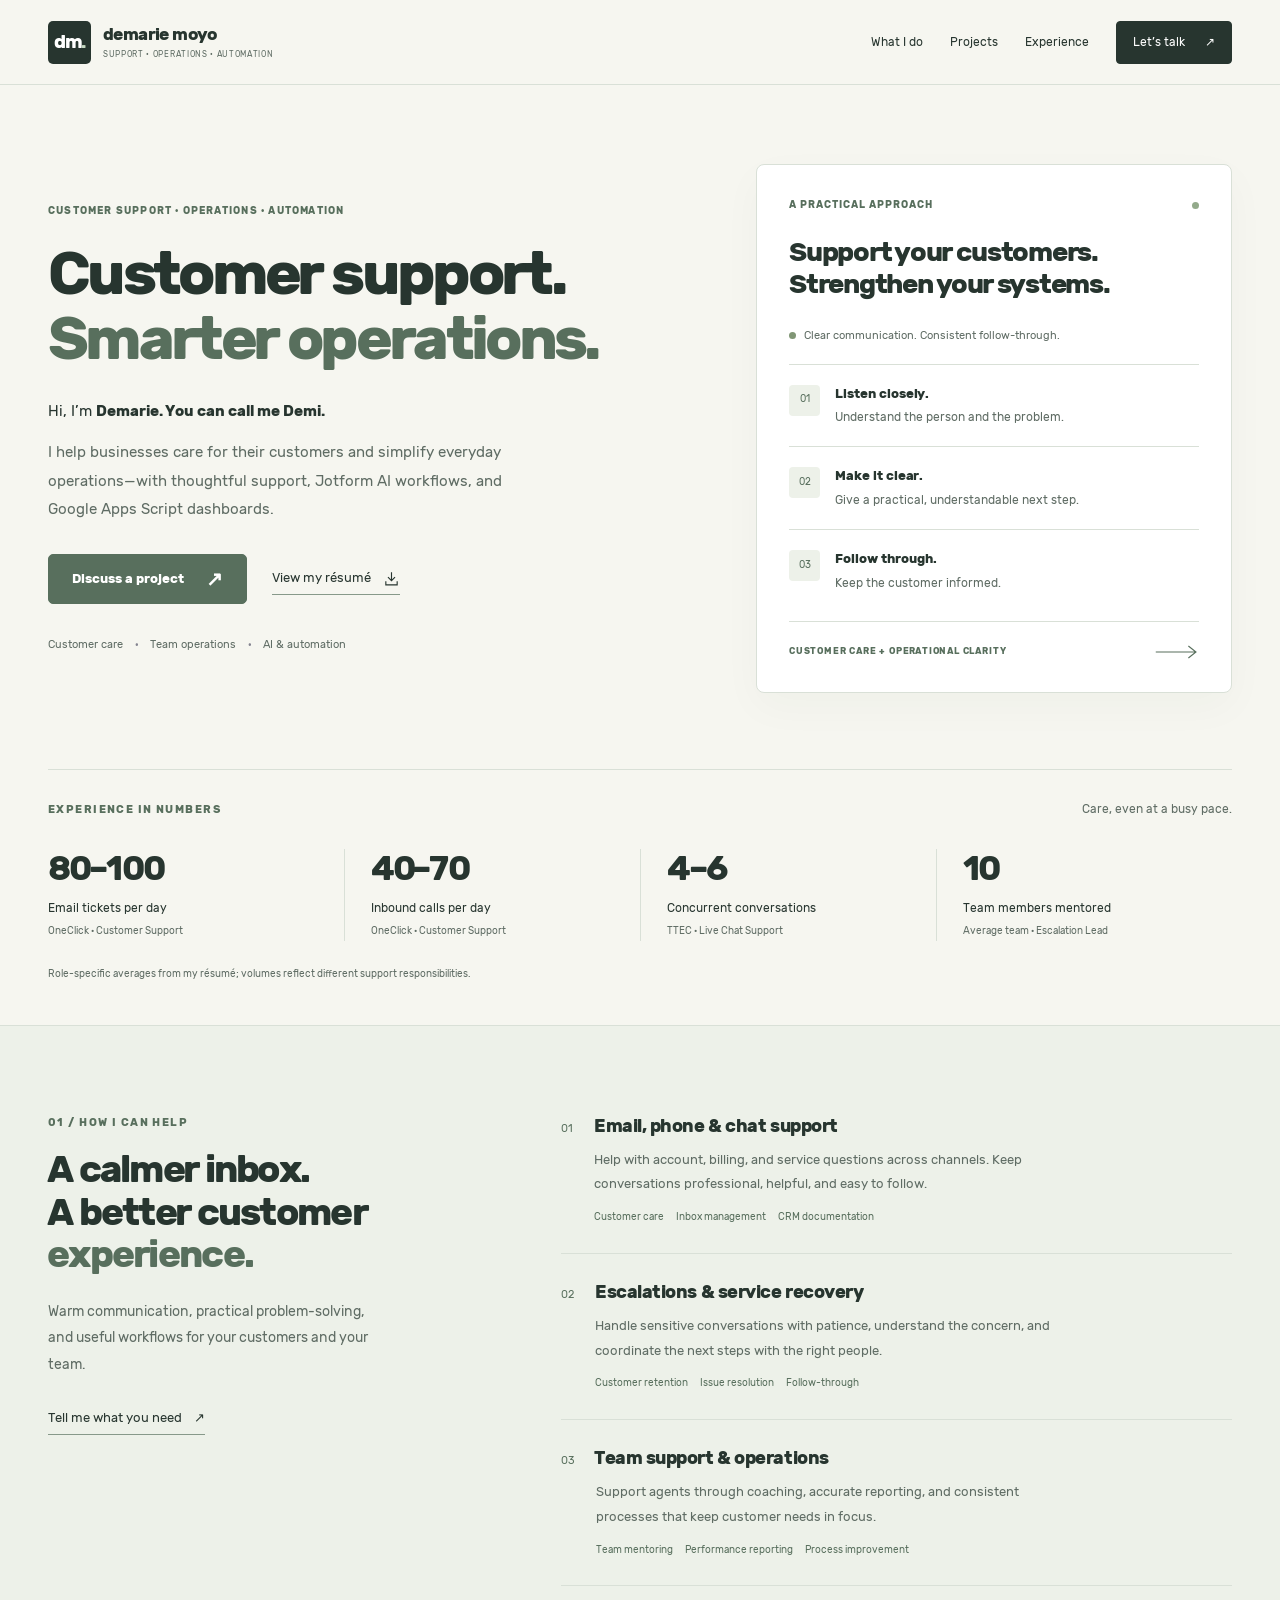
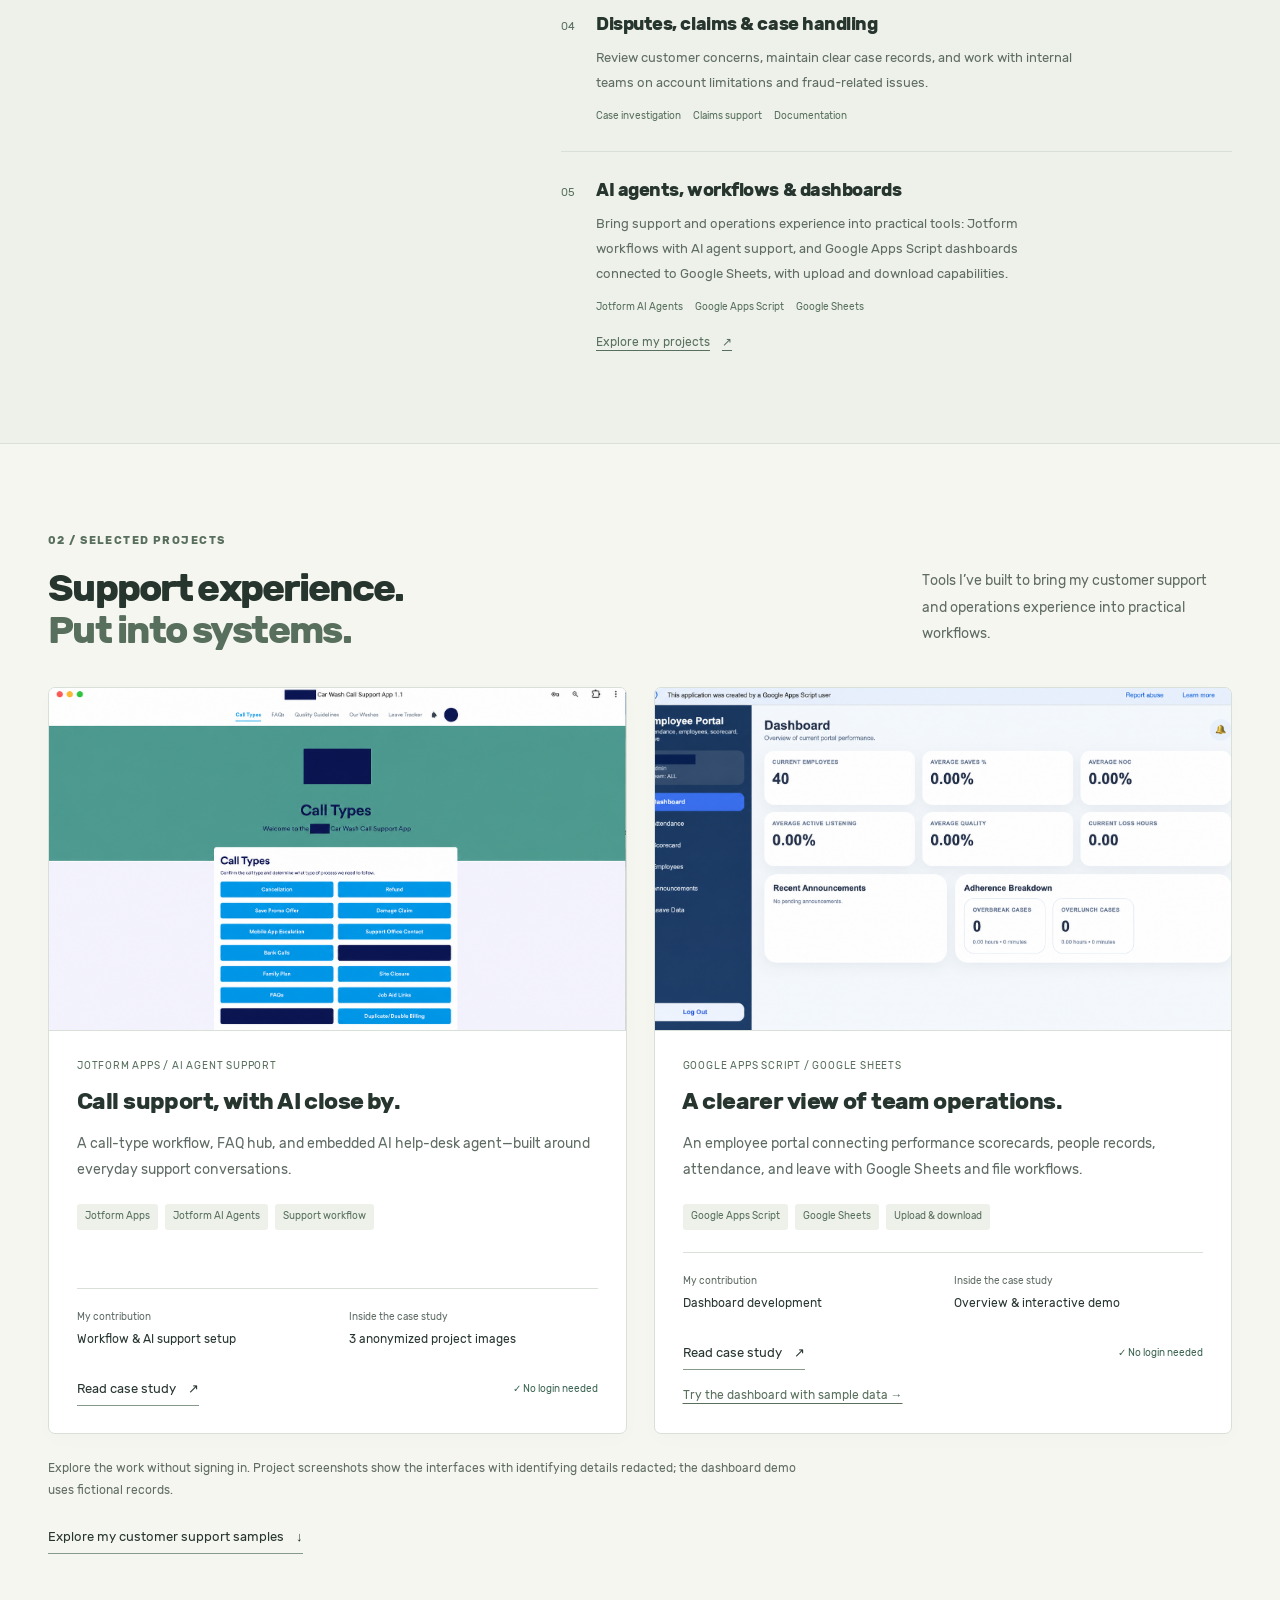
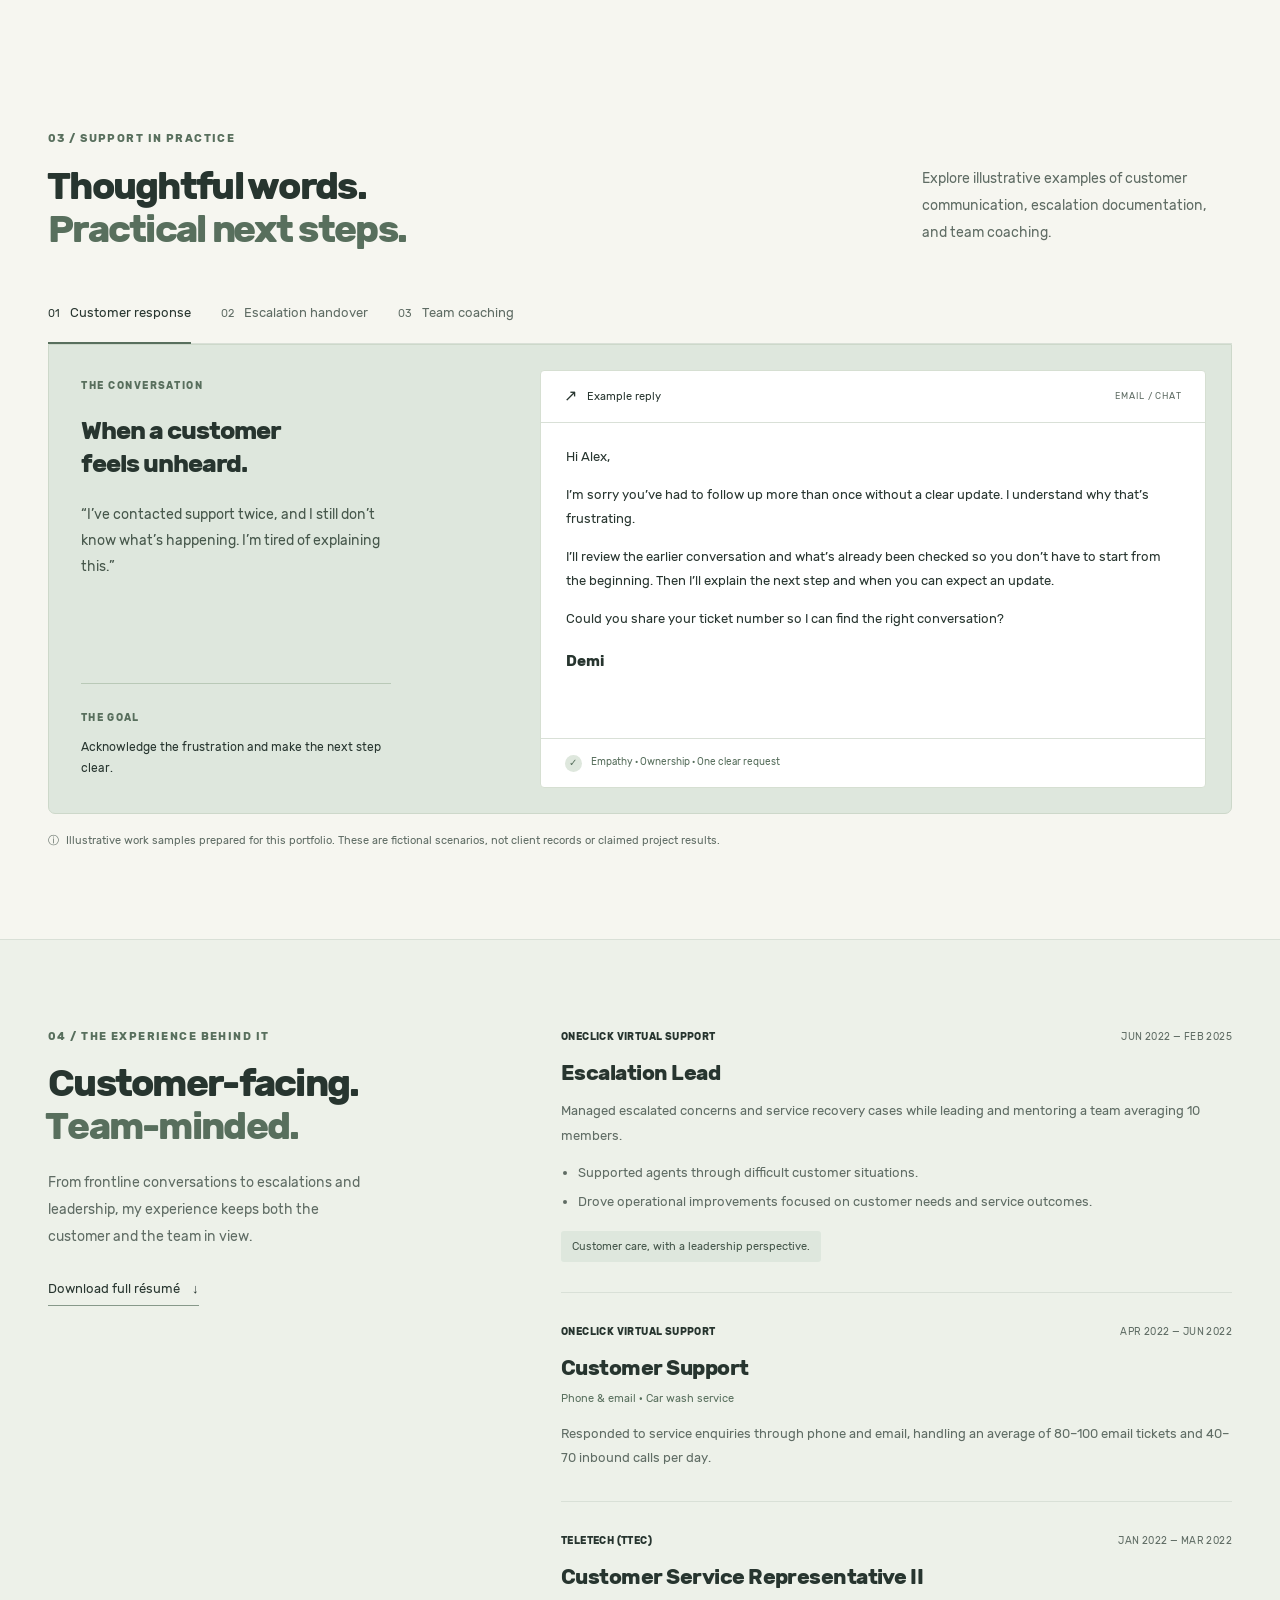
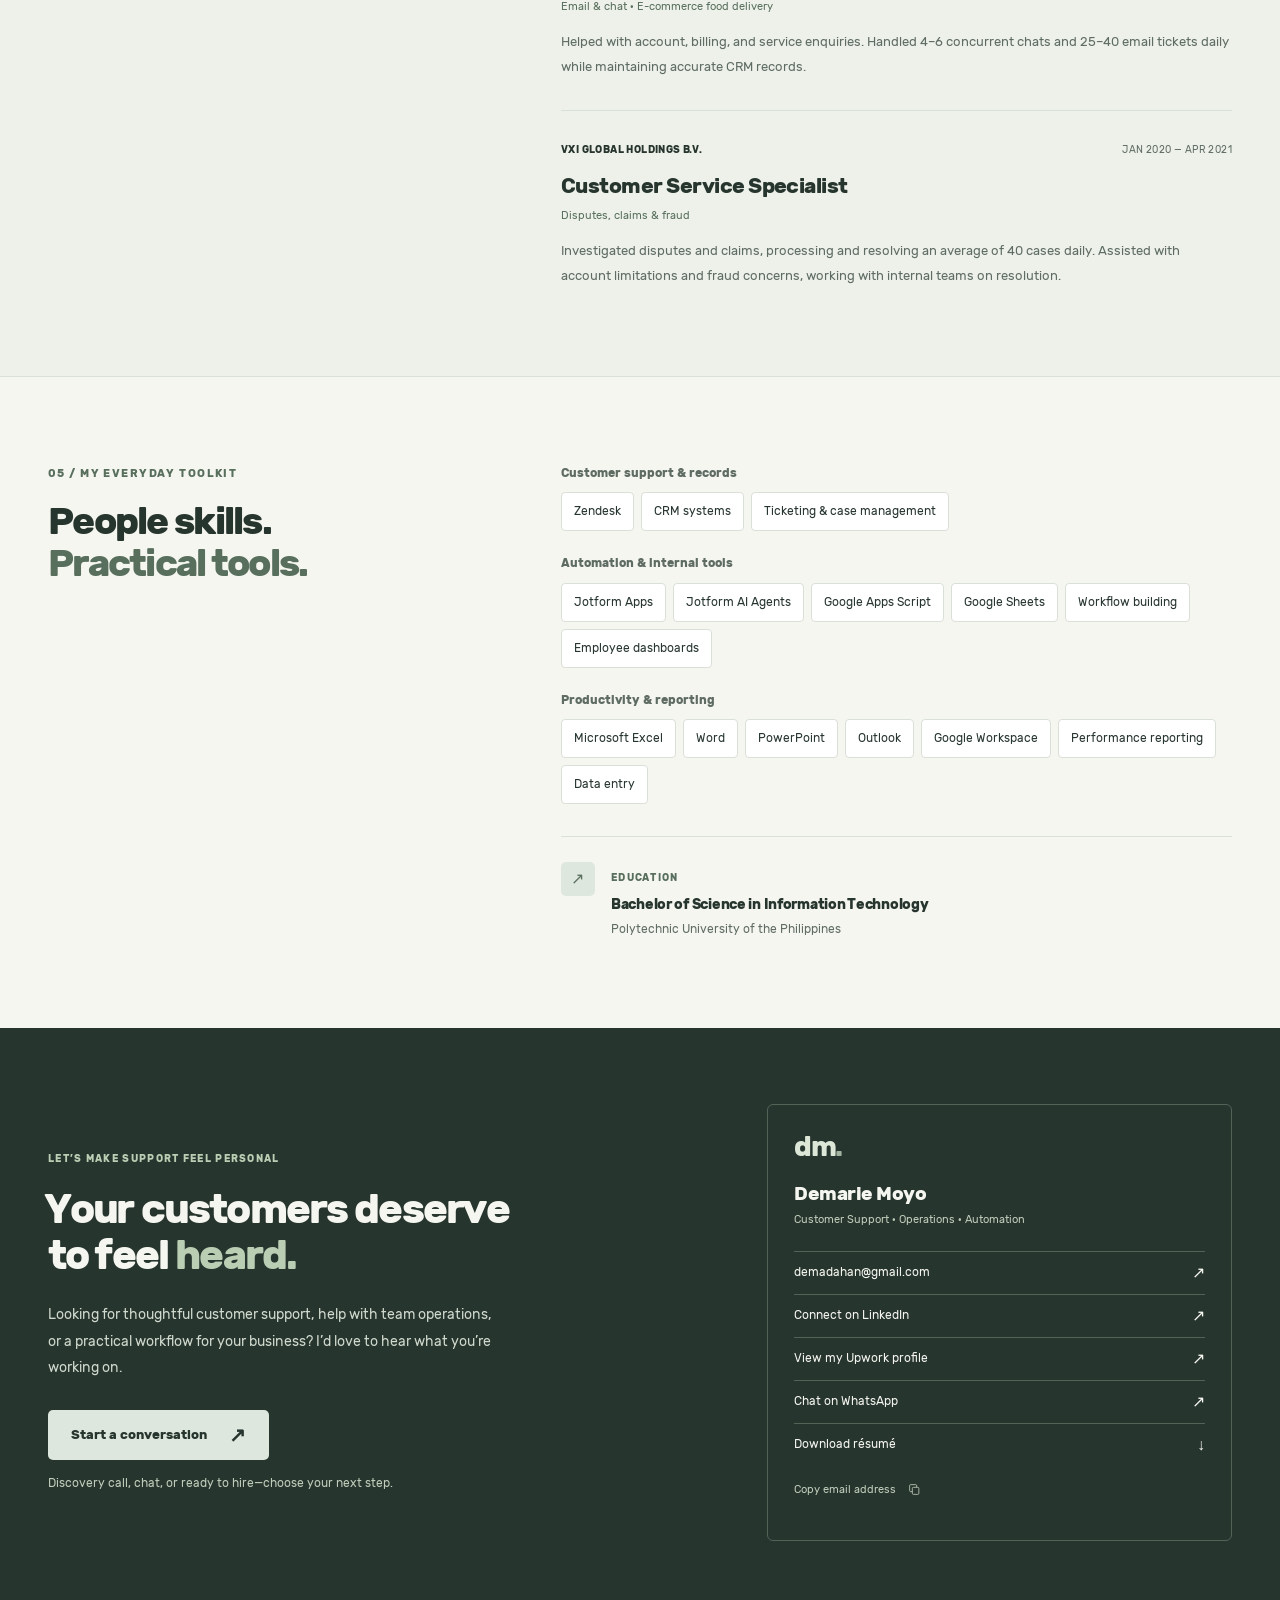
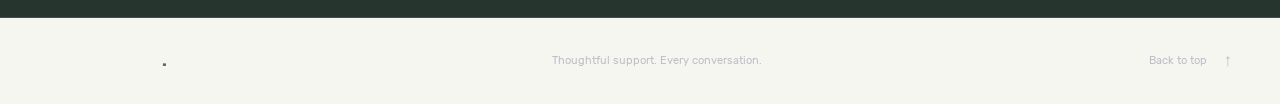
<file: index.html>
<!doctype html>
<html lang="en">
<head>
  <meta charset="utf-8">
  <meta name="viewport" content="width=device-width,initial-scale=1">
  <meta name="theme-color" content="#27352f">
  <title>Demarie Moyo | Customer Support, AI Automation & Operations</title>
  <meta name="description" content="Meet Demarie (Demi) Moyo: customer support and escalation specialist building Jotform workflows and Google Apps Script employee dashboards. Explore her experience and projects.">
  
  <meta property="og:type" content="website">
  <meta property="og:title" content="Demarie Moyo — Customer support. Smarter operations.">
  <meta property="og:description" content="Customer support, AI and workflow automation, and team operations. Explore Demi’s Jotform workflow, Apps Script dashboard, and support experience.">
  
  
  
  
  
  <meta name="twitter:card" content="summary_large_image">
  <link rel="icon" href="assets/favicon.svg" type="image/svg+xml">
  <link rel="preload" href="assets/rubik-regular.woff" as="font" type="font/woff" crossorigin>
  <link rel="stylesheet" href="styles.css">
  <link rel="stylesheet" href="case-studies.css">
  <link rel="stylesheet" href="contact.css">
  <link rel="stylesheet" href="professional.css"><script src="script.js" defer></script>
<link rel="canonical" href="https://demadahan-ux.github.io/"><meta property="og:url" content="https://demadahan-ux.github.io/"><meta property="og:image" content="https://demadahan-ux.github.io/assets/social-card.png"><meta property="og:image:width" content="1200"><meta property="og:image:height" content="630"></head>
<body>
  <a class="skip-link" href="#main">Skip to content</a>
  <header class="site-header">
    <div class="nav-wrap wrap">
      <a class="brand" href="#home" aria-label="Demarie Moyo, home"><span class="brand-mark" aria-hidden="true">dm<span>.</span></span><span>demarie moyo<span class="brand-caption">SUPPORT · OPERATIONS · AUTOMATION</span></span></a>
      <button class="menu-toggle" type="button" aria-label="Open navigation" aria-controls="navigation" aria-expanded="false"><span></span><span></span></button>
      <nav id="navigation" aria-label="Main navigation">
        <a href="#services">What I do</a><a href="#projects">Projects</a><a href="#experience">Experience</a><a class="nav-contact" href="#contact">Let’s talk <span aria-hidden="true">↗</span></a>
      </nav>
    </div>
  </header>
  <main id="main">
    <section class="hero wrap" id="home" aria-labelledby="hero-title">
      <div class="hero-copy">
        <p class="eyebrow">CUSTOMER SUPPORT · OPERATIONS · AUTOMATION</p>
        <h1 id="hero-title">Customer support.<br><em>Smarter operations.</em></h1>
        <p class="hero-intro">Hi, I’m <strong>Demarie. You can call me Demi.</strong></p>
        <p class="hero-description">I help businesses care for their customers and simplify everyday operations—with thoughtful support, Jotform AI workflows, and Google Apps Script dashboards.</p>
        <div class="hero-actions"><a class="button primary" href="contact.html">Discuss a project <span aria-hidden="true">↗</span></a><a class="text-link" href="assets/Demarie_Moyo_Resume.pdf" target="_blank" rel="noopener">View my résumé <svg class="icon" viewBox="0 0 24 24" fill="none" stroke="currentColor" stroke-width="1.6" aria-hidden="true"><path d="M12 3v12m-5-5 5 5 5-5M4 16v5h16v-5"/></svg><span class="sr-only"> (PDF, opens in a new tab)</span></a></div>
        <div class="hero-channels"><span>Customer care</span><span>Team operations</span><span>AI & automation</span></div>
      </div>
      <div class="hero-visual" aria-label="My approach: listen, clarify, and follow through">
        <div class="visual-top"><span>A PRACTICAL APPROACH</span><span class="visual-dot" aria-hidden="true"></span></div>
        <div class="visual-statement">Support your customers.<br>Strengthen your systems.</div>
        <div class="support-note">
          <div class="note-heading"><span class="note-dot" aria-hidden="true"></span>Clear communication. Consistent follow-through.</div>
          <ol><li><span class="step-icon" aria-hidden="true">01</span><div><strong>Listen closely.</strong><span>Understand the person and the problem.</span></div></li><li><span class="step-icon" aria-hidden="true">02</span><div><strong>Make it clear.</strong><span>Give a practical, understandable next step.</span></div></li><li><span class="step-icon" aria-hidden="true">03</span><div><strong>Follow through.</strong><span>Keep the customer informed.</span></div></li></ol>
        </div>
        <div class="visual-bottom"><span>CUSTOMER CARE + OPERATIONAL CLARITY</span><svg viewBox="0 0 58 20" aria-hidden="true"><path d="M1 10h52M44 2l10 8-10 8" fill="none" stroke="currentColor" stroke-width="1.5"/></svg></div>
      </div>
    </section>
    <section class="track-record wrap" aria-labelledby="track-title">
      <div class="track-heading"><p class="eyebrow" id="track-title">EXPERIENCE IN NUMBERS</p><span>Care, even at a busy pace.</span></div>
      <div class="metric-grid">
        <div class="metric"><strong>80–100</strong><span>Email tickets per day</span><small>OneClick · Customer Support</small></div>
        <div class="metric"><strong>40–70</strong><span>Inbound calls per day</span><small>OneClick · Customer Support</small></div>
        <div class="metric"><strong>4–6</strong><span>Concurrent conversations</span><small>TTEC · Live Chat Support</small></div>
        <div class="metric"><strong>10</strong><span>Team members mentored</span><small>Average team · Escalation Lead</small></div>
      </div>
      <p class="metric-note">Role-specific averages from my résumé; volumes reflect different support responsibilities.</p>
    </section>
    <section class="services section-pad" id="services" aria-labelledby="services-title">
      <div class="wrap services-layout">
        <div class="section-intro"><p class="eyebrow">01 / HOW I CAN HELP</p><h2 id="services-title">A calmer inbox.<br>A better customer <br><em>experience.</em></h2><p>Warm communication, practical problem-solving, and useful workflows for your customers and your team.</p><a class="text-link" href="#contact">Tell me what you need <span aria-hidden="true">↗</span></a></div>
        <div class="service-list">
          <article class="service-row"><span class="service-no">01</span><div><h3>Email, phone & chat support</h3><p>Help with account, billing, and service questions across channels. Keep conversations professional, helpful, and easy to follow.</p><div class="service-tags"><span>Customer care</span><span>Inbox management</span><span>CRM documentation</span></div></div><span class="service-arrow" aria-hidden="true">↗</span></article>
          <article class="service-row"><span class="service-no">02</span><div><h3>Escalations & service recovery</h3><p>Handle sensitive conversations with patience, understand the concern, and coordinate the next steps with the right people.</p><div class="service-tags"><span>Customer retention</span><span>Issue resolution</span><span>Follow-through</span></div></div><span class="service-arrow" aria-hidden="true">↗</span></article>
          <article class="service-row"><span class="service-no">03</span><div><h3>Team support & operations</h3><p>Support agents through coaching, accurate reporting, and consistent processes that keep customer needs in focus.</p><div class="service-tags"><span>Team mentoring</span><span>Performance reporting</span><span>Process improvement</span></div></div><span class="service-arrow" aria-hidden="true">↗</span></article>
          <article class="service-row"><span class="service-no">04</span><div><h3>Disputes, claims & case handling</h3><p>Review customer concerns, maintain clear case records, and work with internal teams on account limitations and fraud-related issues.</p><div class="service-tags"><span>Case investigation</span><span>Claims support</span><span>Documentation</span></div></div><span class="service-arrow" aria-hidden="true">↗</span></article>
          <article class="service-row"><span class="service-no">05</span><div><h3>AI agents, workflows & dashboards</h3><p>Bring support and operations experience into practical tools: Jotform workflows with AI agent support, and Google Apps Script dashboards connected to Google Sheets, with upload and download capabilities.</p><div class="service-tags"><span>Jotform AI Agents</span><span>Google Apps Script</span><span>Google Sheets</span></div><a class="service-project-link" href="#projects">Explore my projects <span aria-hidden="true">↗</span></a></div><span class="service-arrow" aria-hidden="true">↗</span></article>
        </div>
      </div>
    </section>
    <section class="projects section-pad wrap" id="projects" aria-labelledby="projects-title">
      <div class="section-heading"><div><p class="eyebrow">02 / SELECTED PROJECTS</p><h2 id="projects-title">Support experience.<br><em>Put into systems.</em></h2></div><p>Tools I’ve built to bring my customer support and operations experience into practical workflows.</p></div>
      <div class="project-grid">
        <article class="project-card case-index-card"><a href="jotform-case-study.html" class="project-preview" aria-label="View the Jotform and AI agent case study"><img src="assets/projects/jotform-call-workflow.png" alt="Anonymized Jotform call-type workflow screenshot" loading="lazy" width="2048" height="1411"></a><div class="project-info"><span class="project-category">JOTFORM APPS / AI AGENT SUPPORT</span><h3>Call support, with AI close by.</h3><p>A call-type workflow, FAQ hub, and embedded AI help-desk agent—built around everyday support conversations.</p><div class="project-labels"><span>Jotform Apps</span><span>Jotform AI Agents</span><span>Support workflow</span></div><dl class="project-facts"><div><dt>My contribution</dt><dd>Workflow & AI support setup</dd></div><div><dt>Inside the case study</dt><dd>3 anonymized project images</dd></div></dl><div class="project-action"><a class="text-link" href="jotform-case-study.html">Read case study <span aria-hidden="true">↗</span></a><span class="access-label">✓ No login needed</span></div></div></article>
        <article class="project-card case-index-card"><a href="employee-portal.html" class="project-preview" aria-label="View the Employee Portal case study"><img src="assets/projects/employee-portal-overview.png" alt="Anonymized Google Apps Script Employee Portal dashboard image" loading="lazy" width="2048" height="1170"></a><div class="project-info"><span class="project-category">GOOGLE APPS SCRIPT / GOOGLE SHEETS</span><h3>A clearer view of team operations.</h3><p>An employee portal connecting performance scorecards, people records, attendance, and leave with Google Sheets and file workflows.</p><div class="project-labels"><span>Google Apps Script</span><span>Google Sheets</span><span>Upload & download</span></div><dl class="project-facts"><div><dt>My contribution</dt><dd>Dashboard development</dd></div><div><dt>Inside the case study</dt><dd>Overview & interactive demo</dd></div></dl><div class="project-action"><a class="text-link" href="employee-portal.html">Read case study <span aria-hidden="true">↗</span></a><span class="access-label">✓ No login needed</span></div><a class="project-action-secondary" href="demo/employee-portal.html">Try the dashboard with sample data →</a></div></article>
      </div>
      <p class="home-project-intro">Explore the work without signing in. Project screenshots show the interfaces with identifying details redacted; the dashboard demo uses fictional records.</p>
      <a class="text-link project-more" href="#samples">Explore my customer support samples <span aria-hidden="true">↓</span></a>
    </section>
    <section class="samples section-pad wrap" id="samples" aria-labelledby="samples-title">
      <div class="section-heading"><div><p class="eyebrow">03 / SUPPORT IN PRACTICE</p><h2 id="samples-title">Thoughtful words.<br><em>Practical next steps.</em></h2></div><p>Explore illustrative examples of customer communication, escalation documentation, and team coaching.</p></div>
      <div class="sample-tabs" role="tablist" aria-label="Work sample type"><button class="sample-tab" role="tab" aria-selected="true" aria-controls="sample-response" id="tab-response" tabindex="0" type="button">01 <span>Customer response</span></button><button class="sample-tab" role="tab" aria-selected="false" aria-controls="sample-handover" id="tab-handover" tabindex="-1" type="button">02 <span>Escalation handover</span></button><button class="sample-tab" role="tab" aria-selected="false" aria-controls="sample-coaching" id="tab-coaching" tabindex="-1" type="button">03 <span>Team coaching</span></button></div>
      <div class="sample-panel" id="sample-response" role="tabpanel" aria-labelledby="tab-response" tabindex="0">
        <div class="sample-context"><span class="sample-type">THE CONVERSATION</span><h3>When a customer <br>feels unheard.</h3><blockquote>“I’ve contacted support twice, and I still don’t know what’s happening. I’m tired of explaining this.”</blockquote><div class="sample-goal"><span>THE GOAL</span><p>Acknowledge the frustration and make the next step clear.</p></div></div>
        <div class="sample-document"><div class="document-top"><span class="document-icon" aria-hidden="true">↗</span><span>Example reply</span><span class="document-label">EMAIL / CHAT</span></div><div class="document-body"><p>Hi Alex,</p><p>I’m sorry you’ve had to follow up more than once without a clear update. I understand why that’s frustrating.</p><p>I’ll review the earlier conversation and what’s already been checked so you don’t have to start from the beginning. Then I’ll explain the next step and when you can expect an update.</p><p>Could you share your ticket number so I can find the right conversation?</p><p class="signature">Demi</p></div><div class="sample-takeaway"><span aria-hidden="true">✓</span> Empathy · Ownership · One clear request</div></div>
      </div>
      <div class="sample-panel" id="sample-handover" role="tabpanel" aria-labelledby="tab-handover" tabindex="0" hidden>
        <div class="sample-context"><span class="sample-type">THE HANDOVER</span><h3>Give the next person <br>the full picture.</h3><blockquote>A customer reports a subscription charge after requesting cancellation and needs a billing review.</blockquote><div class="sample-goal"><span>THE GOAL</span><p>Help the next team act without making the customer repeat the story.</p></div></div>
        <div class="sample-document"><div class="document-top"><span class="document-icon" aria-hidden="true">↗</span><span>Example case note</span><span class="document-label">INTERNAL</span></div><div class="document-body"><dl class="note-fields"><div><dt>Customer’s concern</dt><dd>Reports a charge after a cancellation request; asks for review and confirmation of subscription status.</dd></div><div><dt>Checks to complete</dt><dd>Confirm account ownership through the approved process, then check the cancellation date, billing timeline, and earlier notes.</dd></div><div><dt>Requested action</dt><dd>Ask the billing team to verify the charge and confirm the resolution available under the applicable policy.</dd></div><div><dt>Customer update</dt><dd>Explain who is reviewing the case and confirm the next update time once agreed. Record the follow-up owner.</dd></div></dl></div><div class="sample-takeaway"><span aria-hidden="true">✓</span> Context · Required action · Clear ownership</div></div>
      </div>
      <div class="sample-panel" id="sample-coaching" role="tabpanel" aria-labelledby="tab-coaching" tabindex="0" hidden>
        <div class="sample-context"><span class="sample-type">THE COACHING MOMENT</span><h3>Make good support <br>more consistent.</h3><blockquote>An agent gives an accurate answer, but the customer leaves unsure about what happens next.</blockquote><div class="sample-goal"><span>THE GOAL</span><p>Turn specific feedback into a small, repeatable improvement.</p></div></div>
        <div class="sample-document"><div class="document-top"><span class="document-icon" aria-hidden="true">↗</span><span>Example coaching note</span><span class="document-label">TEAM SUPPORT</span></div><div class="document-body"><dl class="note-fields"><div><dt>Recognise what worked</dt><dd>“You explained the policy clearly and kept your tone professional throughout the conversation.”</dd></div><div><dt>Focus on one improvement</dt><dd>“Before closing, explain the next action, who will take it, and when the customer should expect an update.”</dd></div><div><dt>Practise together</dt><dd>Rewrite the closing response together. Ask the agent to explain how the customer will know what to do next.</dd></div><div><dt>Follow up</dt><dd>Review a later conversation for clarity and recognise progress in the next coaching discussion.</dd></div></dl></div><div class="sample-takeaway"><span aria-hidden="true">✓</span> Specific feedback · Practice · Follow-up</div></div>
      </div>
      <p class="sample-disclaimer"><span aria-hidden="true">ⓘ</span> Illustrative work samples prepared for this portfolio. These are fictional scenarios, not client records or claimed project results.</p>
      <noscript><p class="noscript-note">The customer response sample is shown above. Enable JavaScript to switch between the other two examples.</p></noscript>
    </section>
    <section class="experience section-pad" id="experience" aria-labelledby="experience-title">
      <div class="wrap experience-layout"><div class="section-intro"><p class="eyebrow">04 / THE EXPERIENCE BEHIND IT</p><h2 id="experience-title">Customer-facing.<br><em>Team-minded.</em></h2><p>From frontline conversations to escalations and leadership, my experience keeps both the customer and the team in view.</p><a class="text-link" href="assets/Demarie_Moyo_Resume.pdf" download="Demarie_Moyo_Resume.pdf">Download full résumé <span aria-hidden="true">↓</span></a></div>
      <div class="timeline">
        <article class="career-entry"><div class="career-meta"><span>ONECLICK VIRTUAL SUPPORT</span><time>JUN 2022 — FEB 2025</time></div><h3>Escalation Lead</h3><p>Managed escalated concerns and service recovery cases while leading and mentoring a team averaging 10 members.</p><ul><li>Supported agents through difficult customer situations.</li><li>Drove operational improvements focused on customer needs and service outcomes.</li></ul><span class="career-highlight">Customer care, with a leadership perspective.</span></article>
        <article class="career-entry"><div class="career-meta"><span>ONECLICK VIRTUAL SUPPORT</span><time>APR 2022 — JUN 2022</time></div><h3>Customer Support</h3><p class="career-sector">Phone & email · Car wash service</p><p>Responded to service enquiries through phone and email, handling an average of 80–100 email tickets and 40–70 inbound calls per day.</p></article>
        <article class="career-entry"><div class="career-meta"><span>TELETECH (TTEC)</span><time>JAN 2022 — MAR 2022</time></div><h3>Customer Service Representative II</h3><p class="career-sector">Email & chat · E-commerce food delivery</p><p>Helped with account, billing, and service enquiries. Handled 4–6 concurrent chats and 25–40 email tickets daily while maintaining accurate CRM records.</p></article>
        <article class="career-entry"><div class="career-meta"><span>VXI GLOBAL HOLDINGS B.V.</span><time>JAN 2020 — APR 2021</time></div><h3>Customer Service Specialist</h3><p class="career-sector">Disputes, claims & fraud</p><p>Investigated disputes and claims, processing and resolving an average of 40 cases daily. Assisted with account limitations and fraud concerns, working with internal teams on resolution.</p></article>
      </div></div>
    </section>
    <section class="toolkit section-pad wrap" aria-labelledby="toolkit-title"><div class="toolkit-heading"><p class="eyebrow">05 / MY EVERYDAY TOOLKIT</p><h2 id="toolkit-title">People skills.<br><em>Practical tools.</em></h2></div><div class="toolkit-content"><div class="tool-group"><h3>Customer support & records</h3><div class="tool-pills"><span>Zendesk</span><span>CRM systems</span><span>Ticketing & case management</span></div></div><div class="tool-group"><h3>Automation & internal tools</h3><div class="tool-pills"><span>Jotform Apps</span><span>Jotform AI Agents</span><span>Google Apps Script</span><span>Google Sheets</span><span>Workflow building</span><span>Employee dashboards</span></div></div><div class="tool-group"><h3>Productivity & reporting</h3><div class="tool-pills"><span>Microsoft Excel</span><span>Word</span><span>PowerPoint</span><span>Outlook</span><span>Google Workspace</span><span>Performance reporting</span><span>Data entry</span></div></div><div class="education"><span class="education-icon" aria-hidden="true">↗</span><div><span class="eyebrow">EDUCATION</span><h3>Bachelor of Science in Information Technology</h3><p>Polytechnic University of the Philippines</p></div></div></div></section>
    <section class="contact" id="contact" aria-labelledby="contact-title"><div class="wrap contact-inner"><div><p class="eyebrow">LET’S MAKE SUPPORT FEEL PERSONAL</p><h2 id="contact-title">Your customers deserve<br>to feel <em>heard.</em></h2><p>Looking for thoughtful customer support, help with team operations, or a practical workflow for your business? I’d love to hear what you’re working on.</p><a class="button light" href="contact.html">Start a conversation <span aria-hidden="true">↗</span></a><p class="contact-method-hint">Discovery call, chat, or ready to hire—choose your next step.</p></div><aside class="contact-card" aria-label="Contact Demarie"><span class="contact-monogram" aria-hidden="true">dm<span>.</span></span><h3>Demarie Moyo</h3><p>Customer Support · Operations · Automation</p><div class="contact-links"><a href="mailto:demadahan@gmail.com">demadahan@gmail.com <span aria-hidden="true">↗</span></a><a href="https://www.linkedin.com/in/demarie-m" target="_blank" rel="noopener noreferrer">Connect on LinkedIn <span aria-hidden="true">↗</span><span class="sr-only"> (opens in a new tab)</span></a><a href="https://www.upwork.com/freelancers/~019e5cc22eaa83d6d4?mp_source=share" target="_blank" rel="noopener noreferrer">View my Upwork profile <span aria-hidden="true">↗</span></a><a href="contact.html#chat">Chat on WhatsApp <span aria-hidden="true">↗</span></a><a href="assets/Demarie_Moyo_Resume.pdf" download="Demarie_Moyo_Resume.pdf">Download résumé <span aria-hidden="true">↓</span></a></div><button id="copy-email" class="copy-email" type="button">Copy email address <svg class="icon" viewBox="0 0 24 24" fill="none" stroke="currentColor" stroke-width="1.5" aria-hidden="true"><rect x="8" y="8" width="12" height="13" rx="2"/><path d="M16 8V5a2 2 0 0 0-2-2H5a2 2 0 0 0-2 2v9a2 2 0 0 0 2 2h3"/></svg></button><span class="copy-status" id="copy-status" role="status" aria-live="polite"></span></aside></div></section>
  </main>
  <footer class="site-footer"><div class="wrap footer-inner"><a class="footer-name" href="#home">demarie moyo<span>.</span></a><p>Thoughtful support. Every conversation.</p><a href="#home" class="back-top">Back to top <span aria-hidden="true">↑</span></a></div></footer>
</body>
</html>
</file>
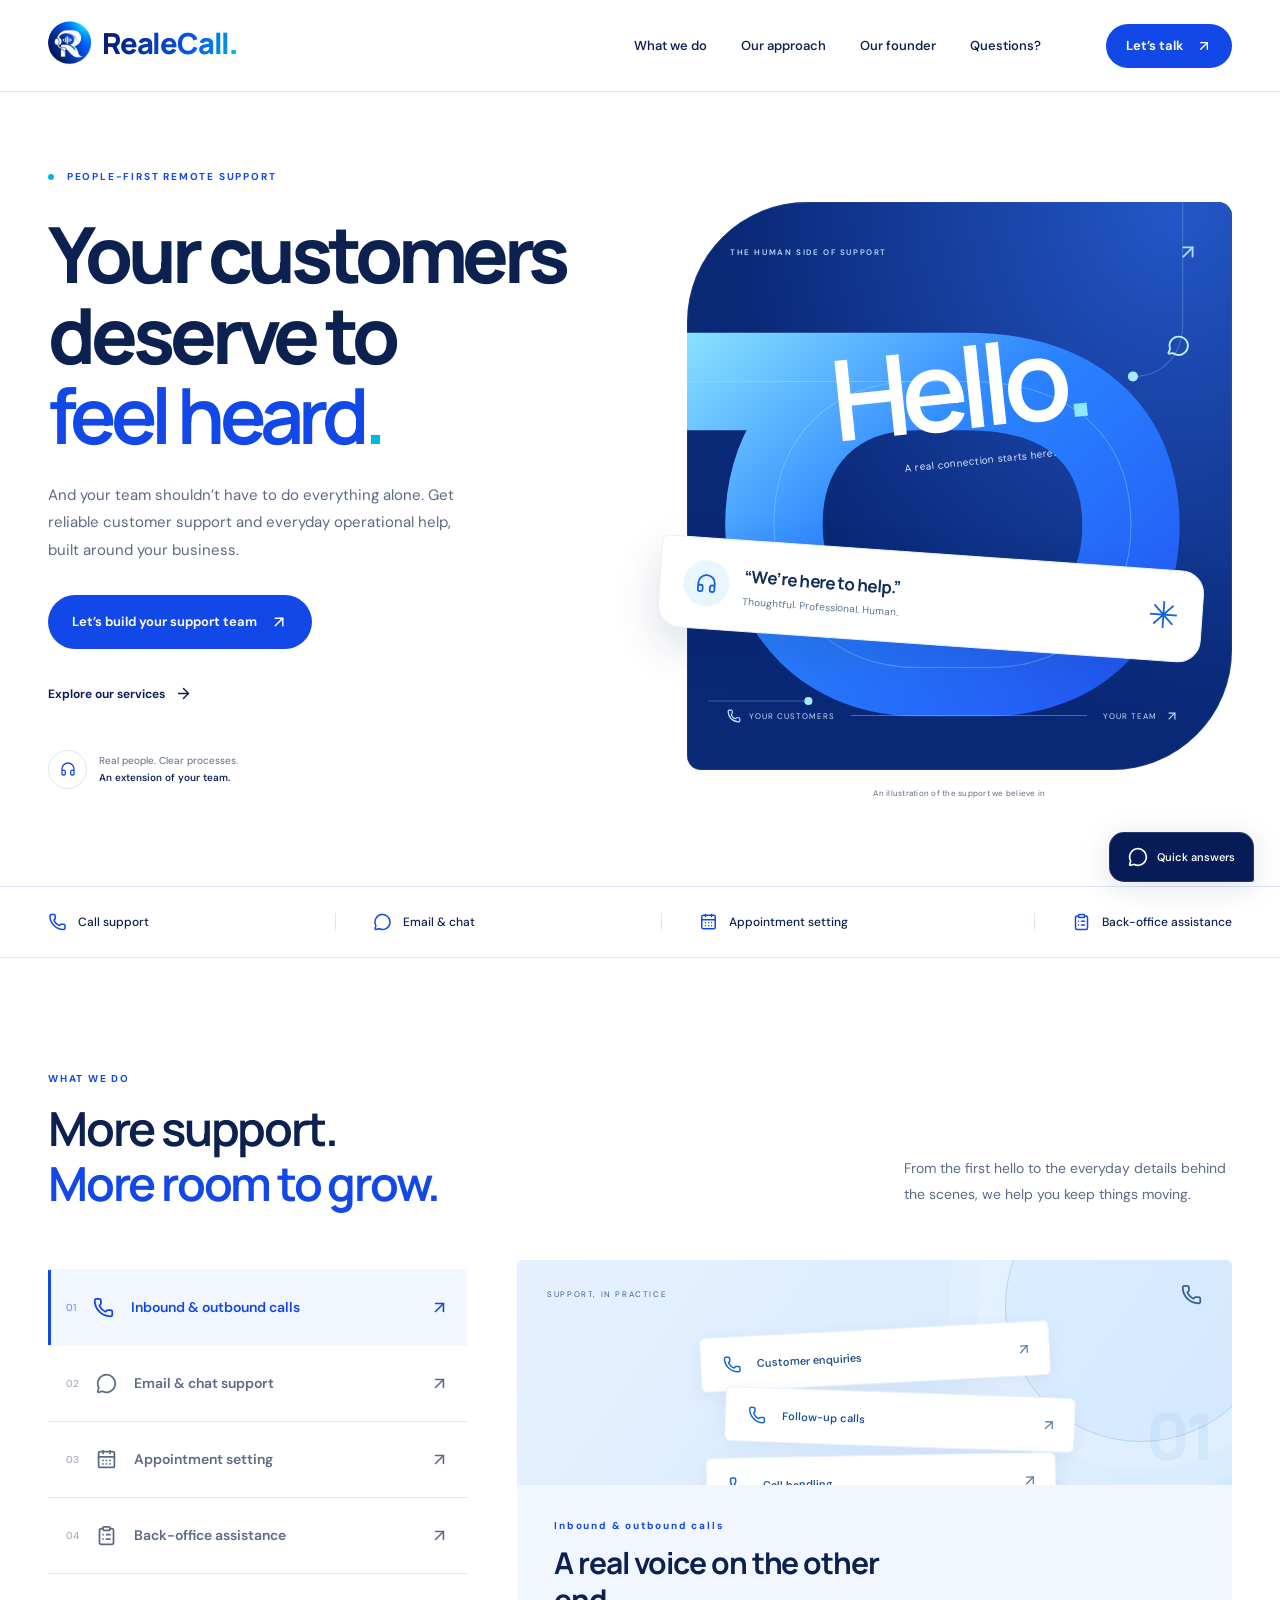
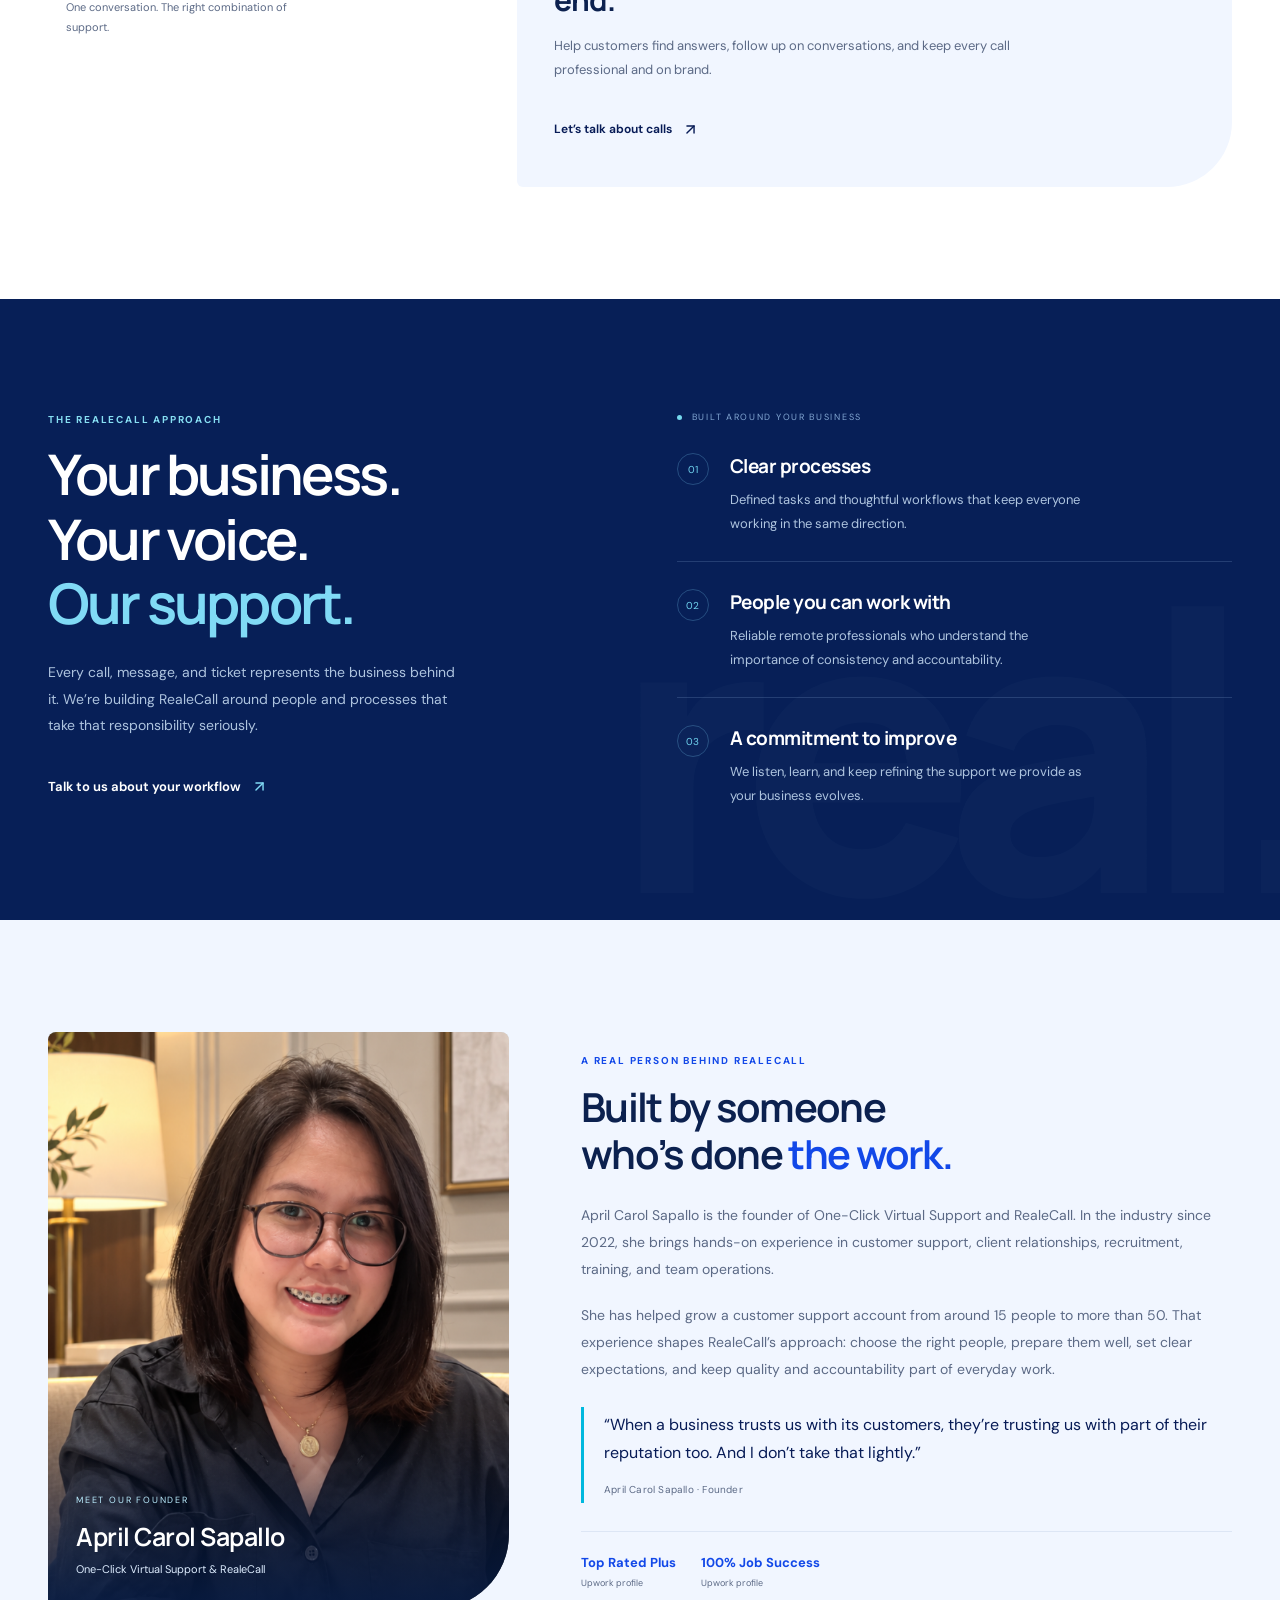
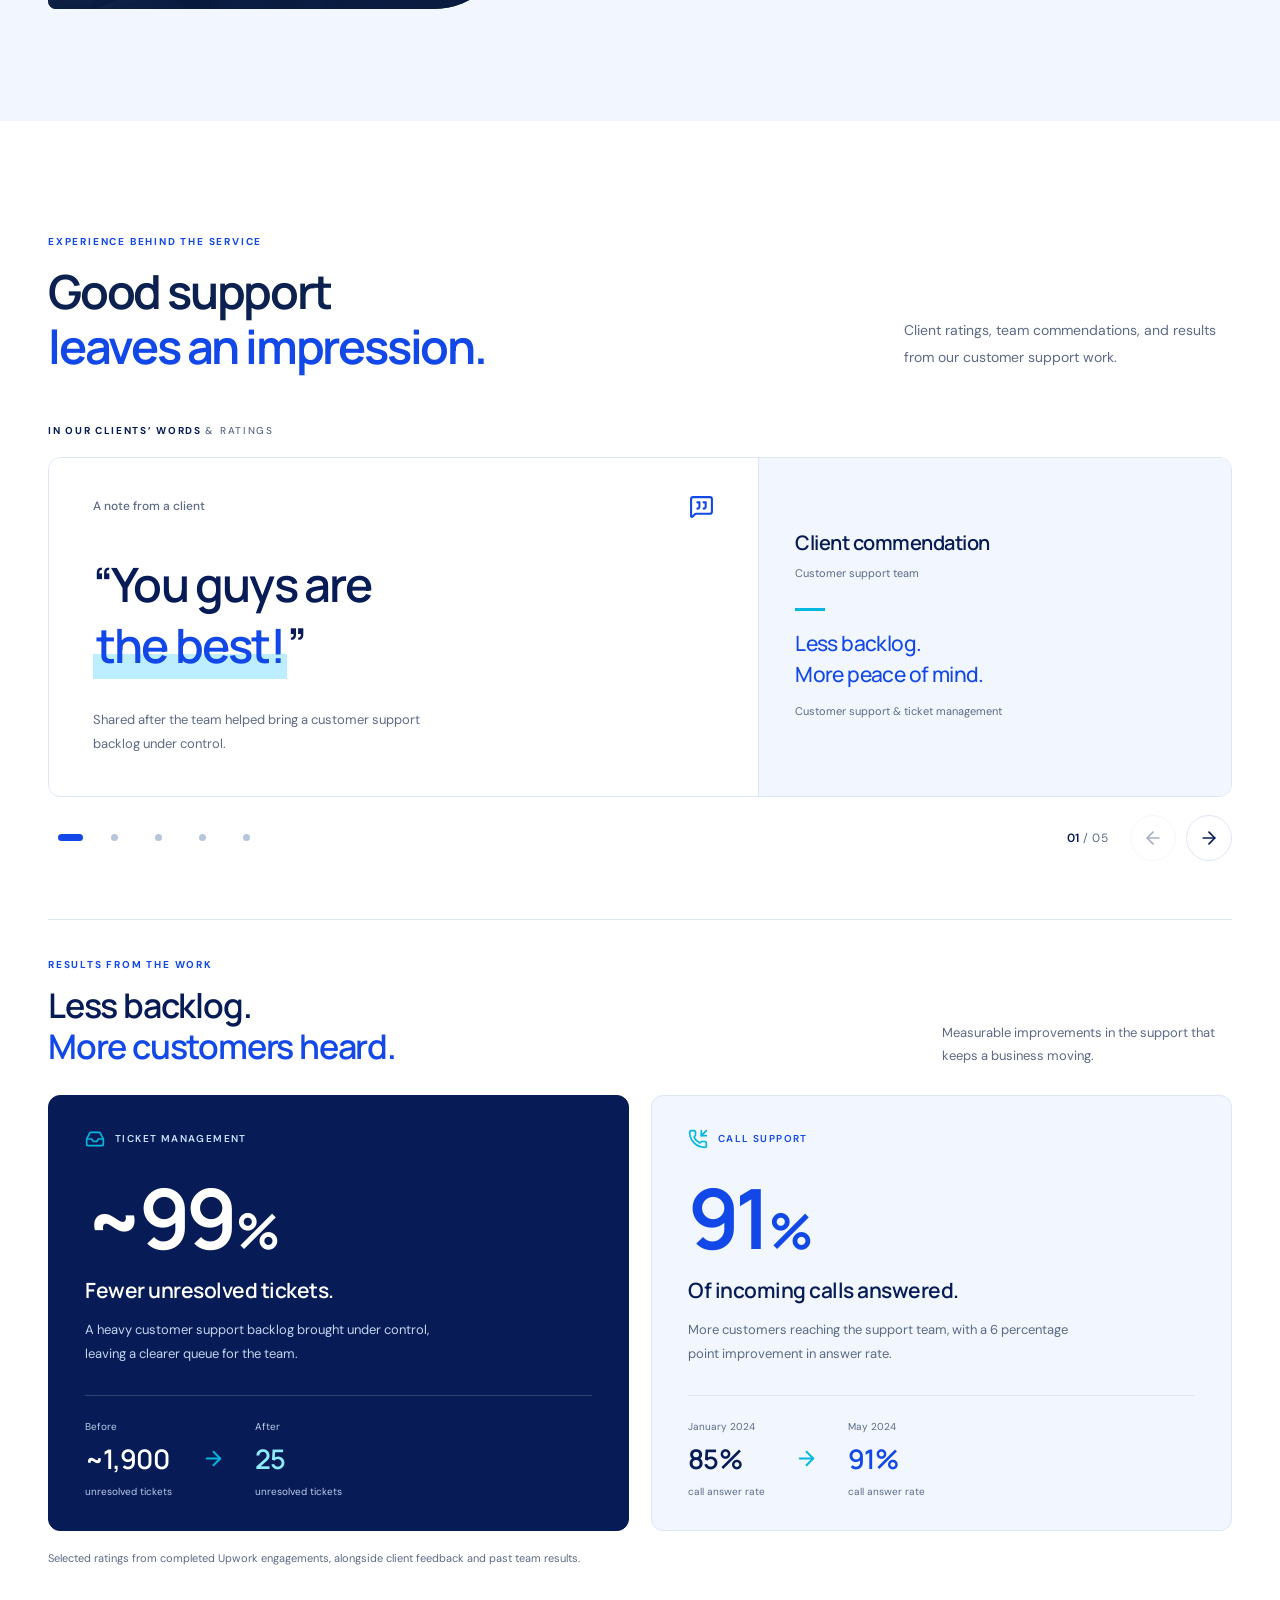
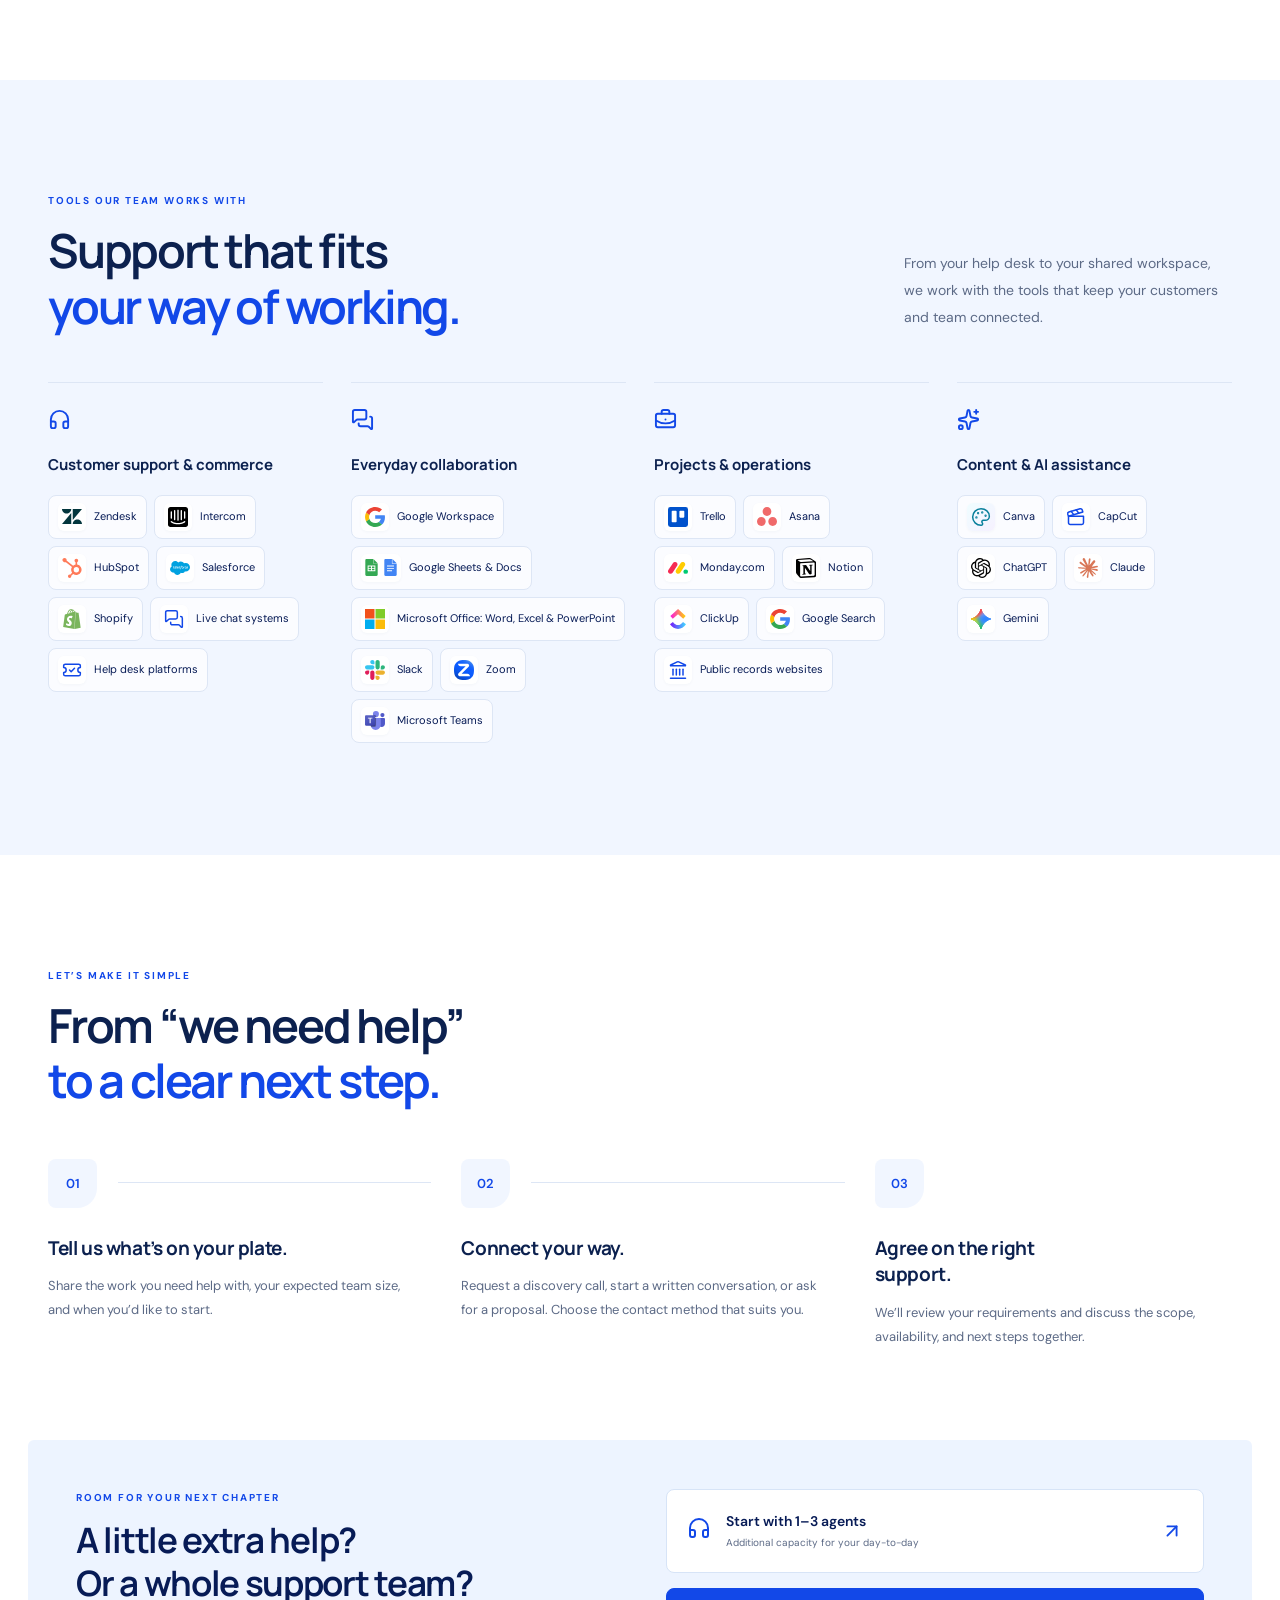
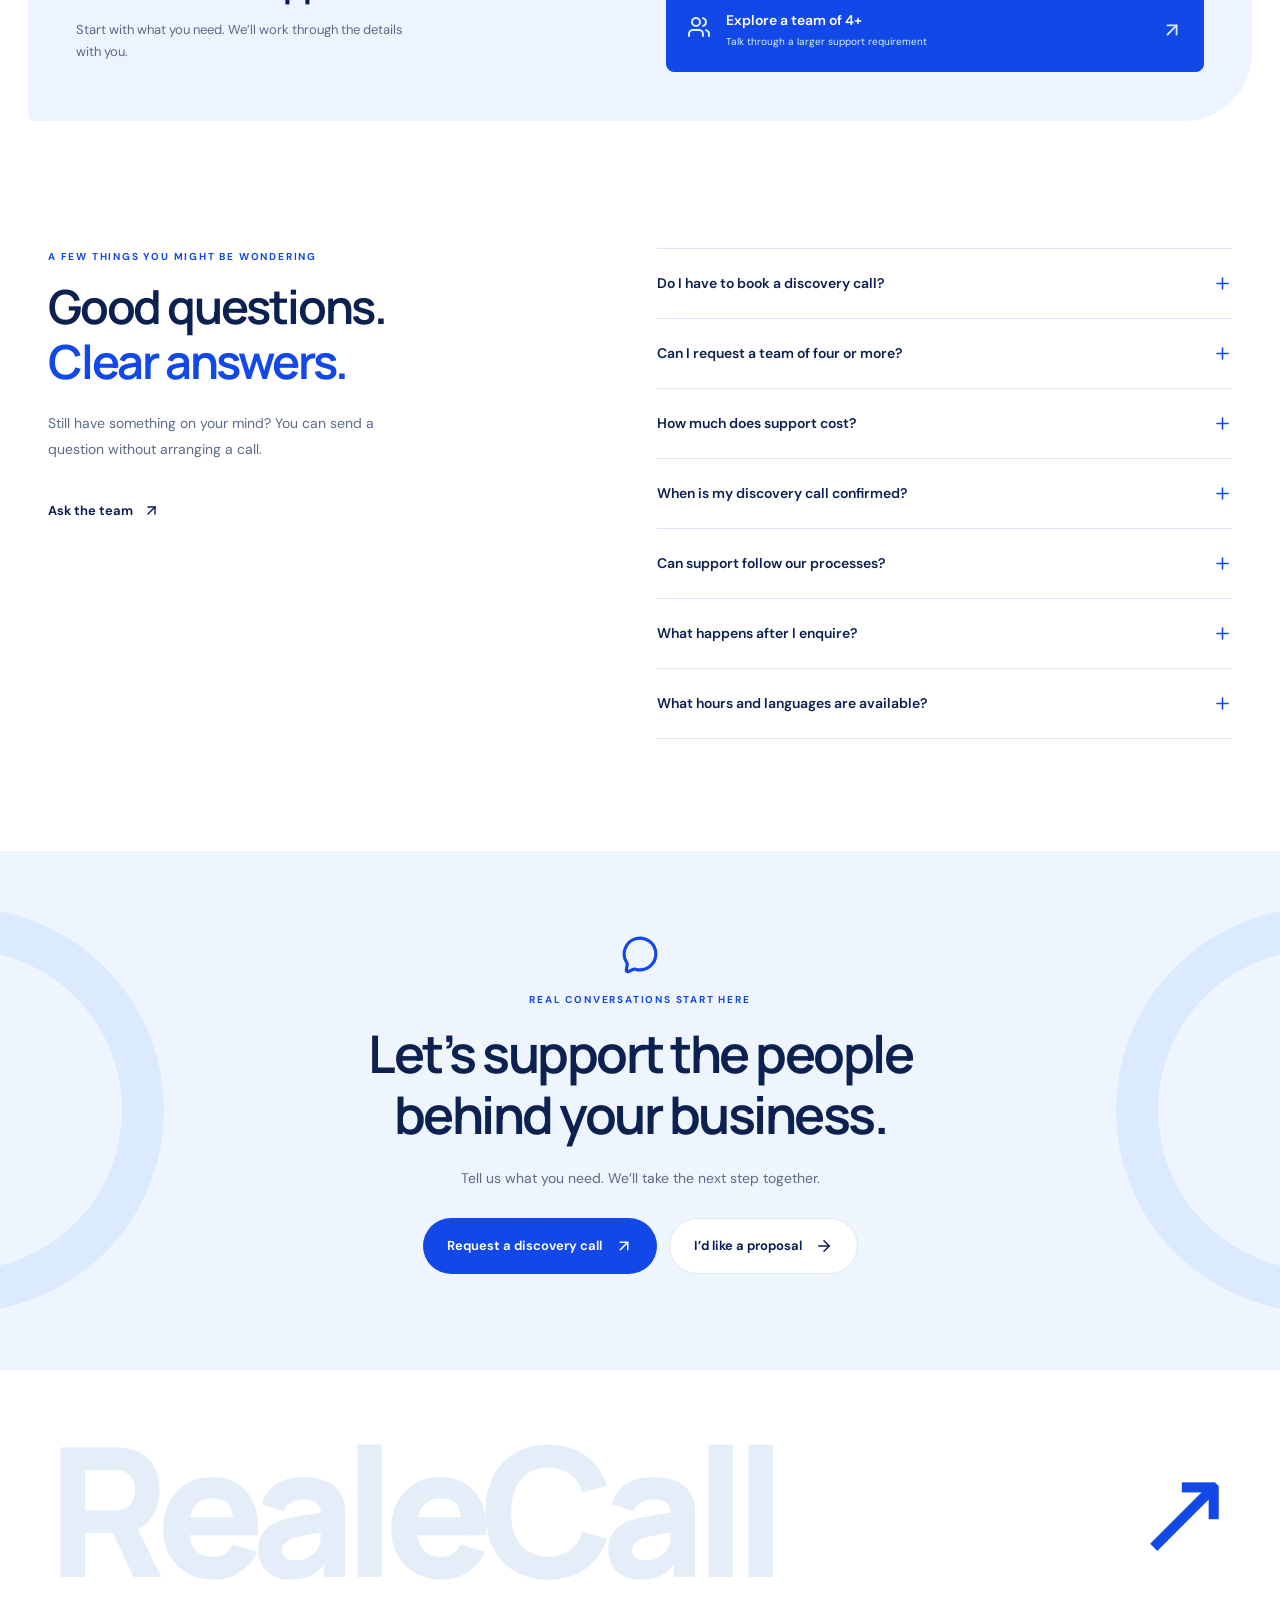
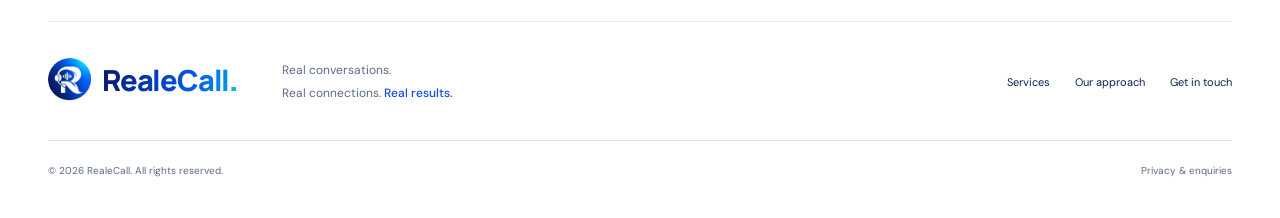
<file: realecall/index.html>
<!doctype html>
<html lang="en">
 <head>
  <meta charset="UTF-8"/>
  <meta name="viewport" content="width=device-width, initial-scale=1, viewport-fit=cover"/>
  <meta name="description" content="Reliable remote customer support for growing businesses. Explore call support, email and chat, appointment setting, and back-office assistance with RealeCall."/>
  <meta name="theme-color" content="#1248e8"/>
  <title>RealeCall | Customer Support &amp; Back-Office Assistance</title>
  <link rel="icon" type="image/svg+xml" href="/realecall/favicon.svg"/>
   <script type="module" crossorigin src="/realecall/assets/index-DJiJD9ty.js"></script>
   <link rel="stylesheet" crossorigin href="/realecall/assets/index-DcxW1Ei6.css">
 </head>
 <body>
  <div id="root"></div>
  <noscript>Please enable JavaScript to explore RealeCall, send an inquiry, or book a discovery call.</noscript>
 </body>
</html>
</file>
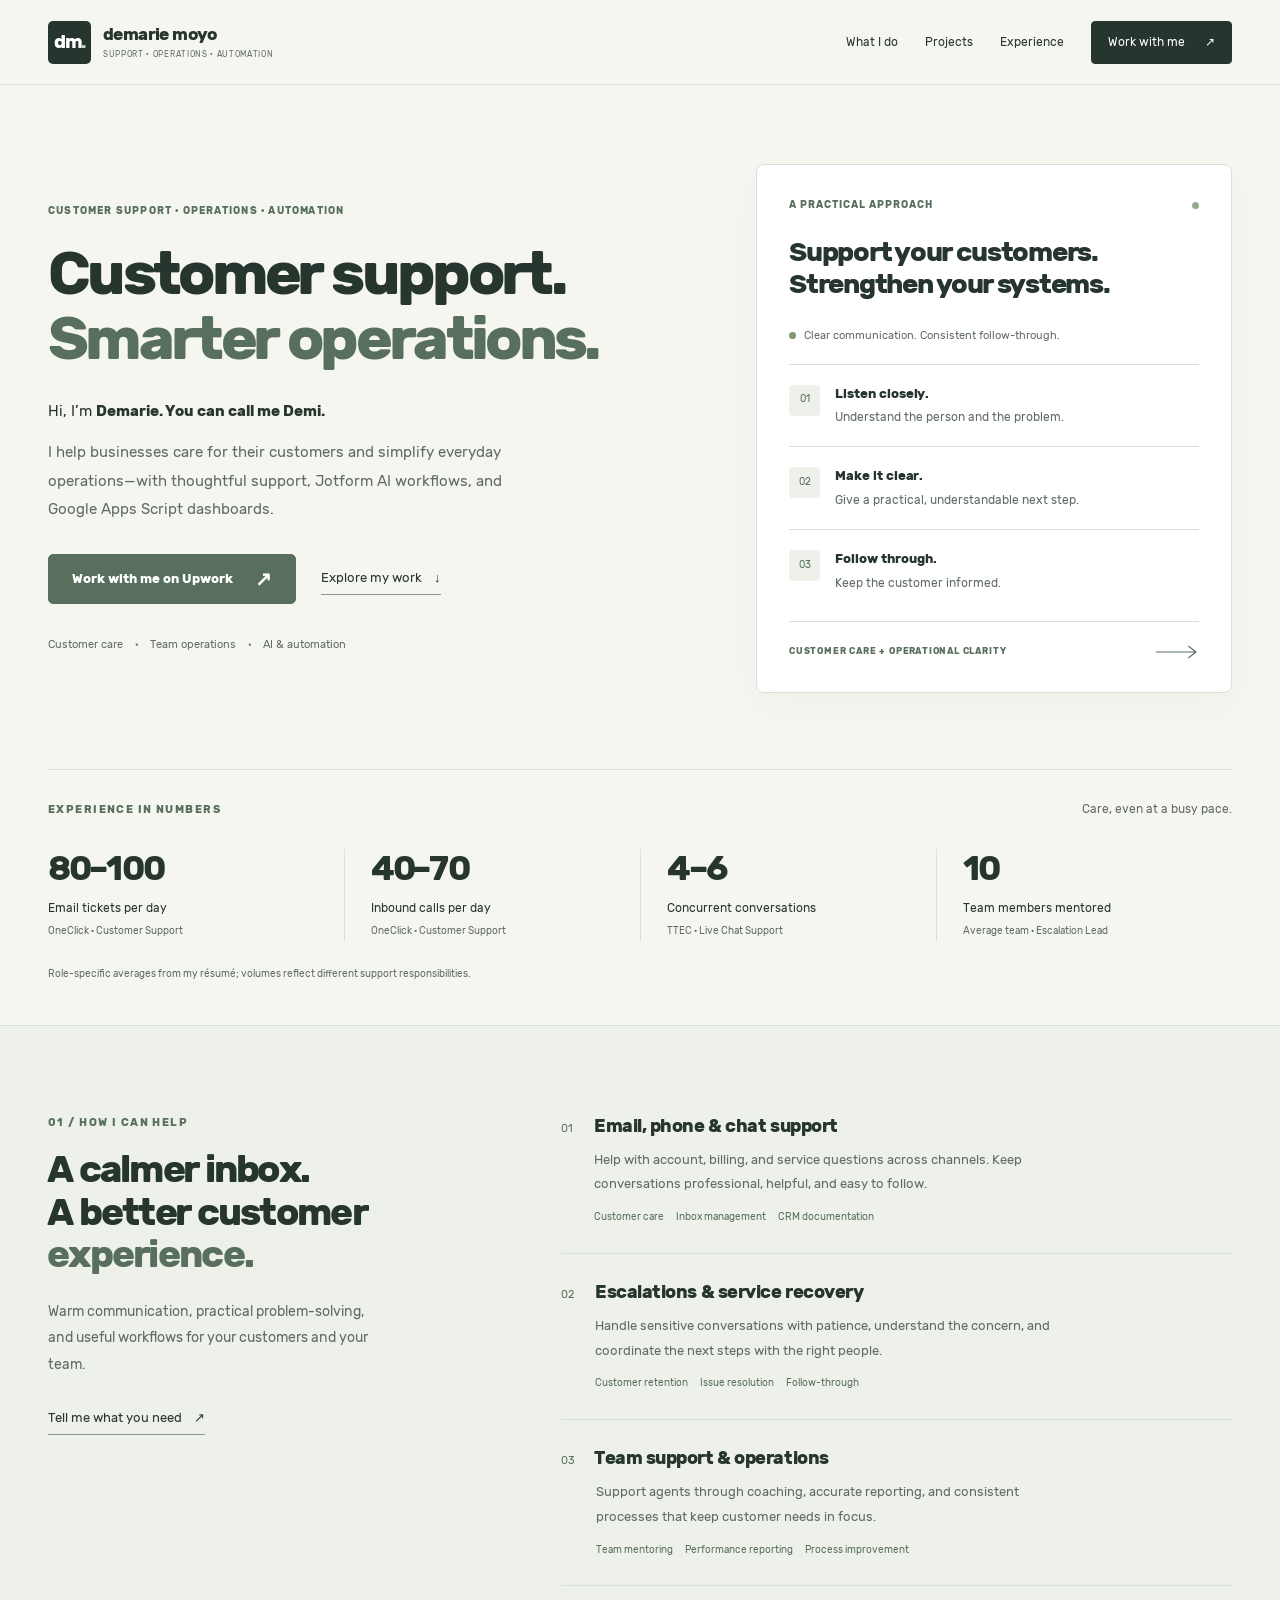
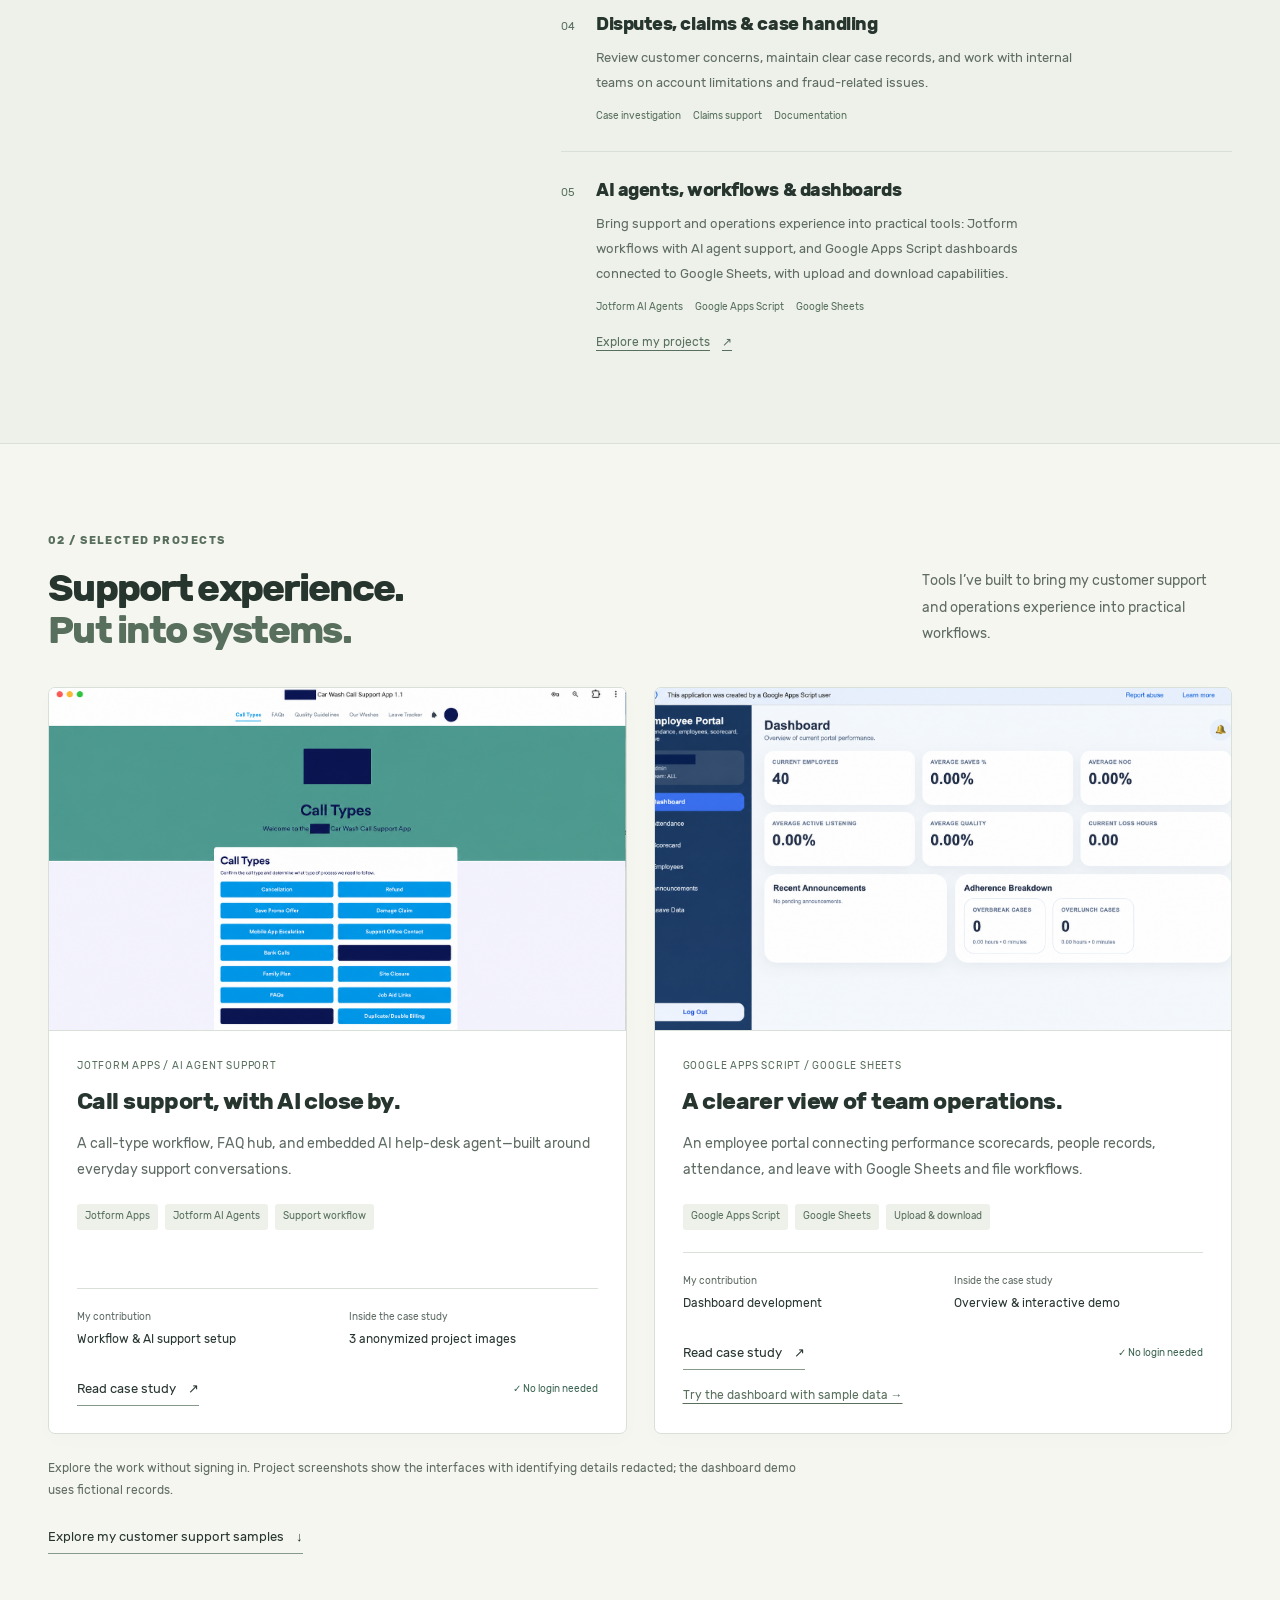
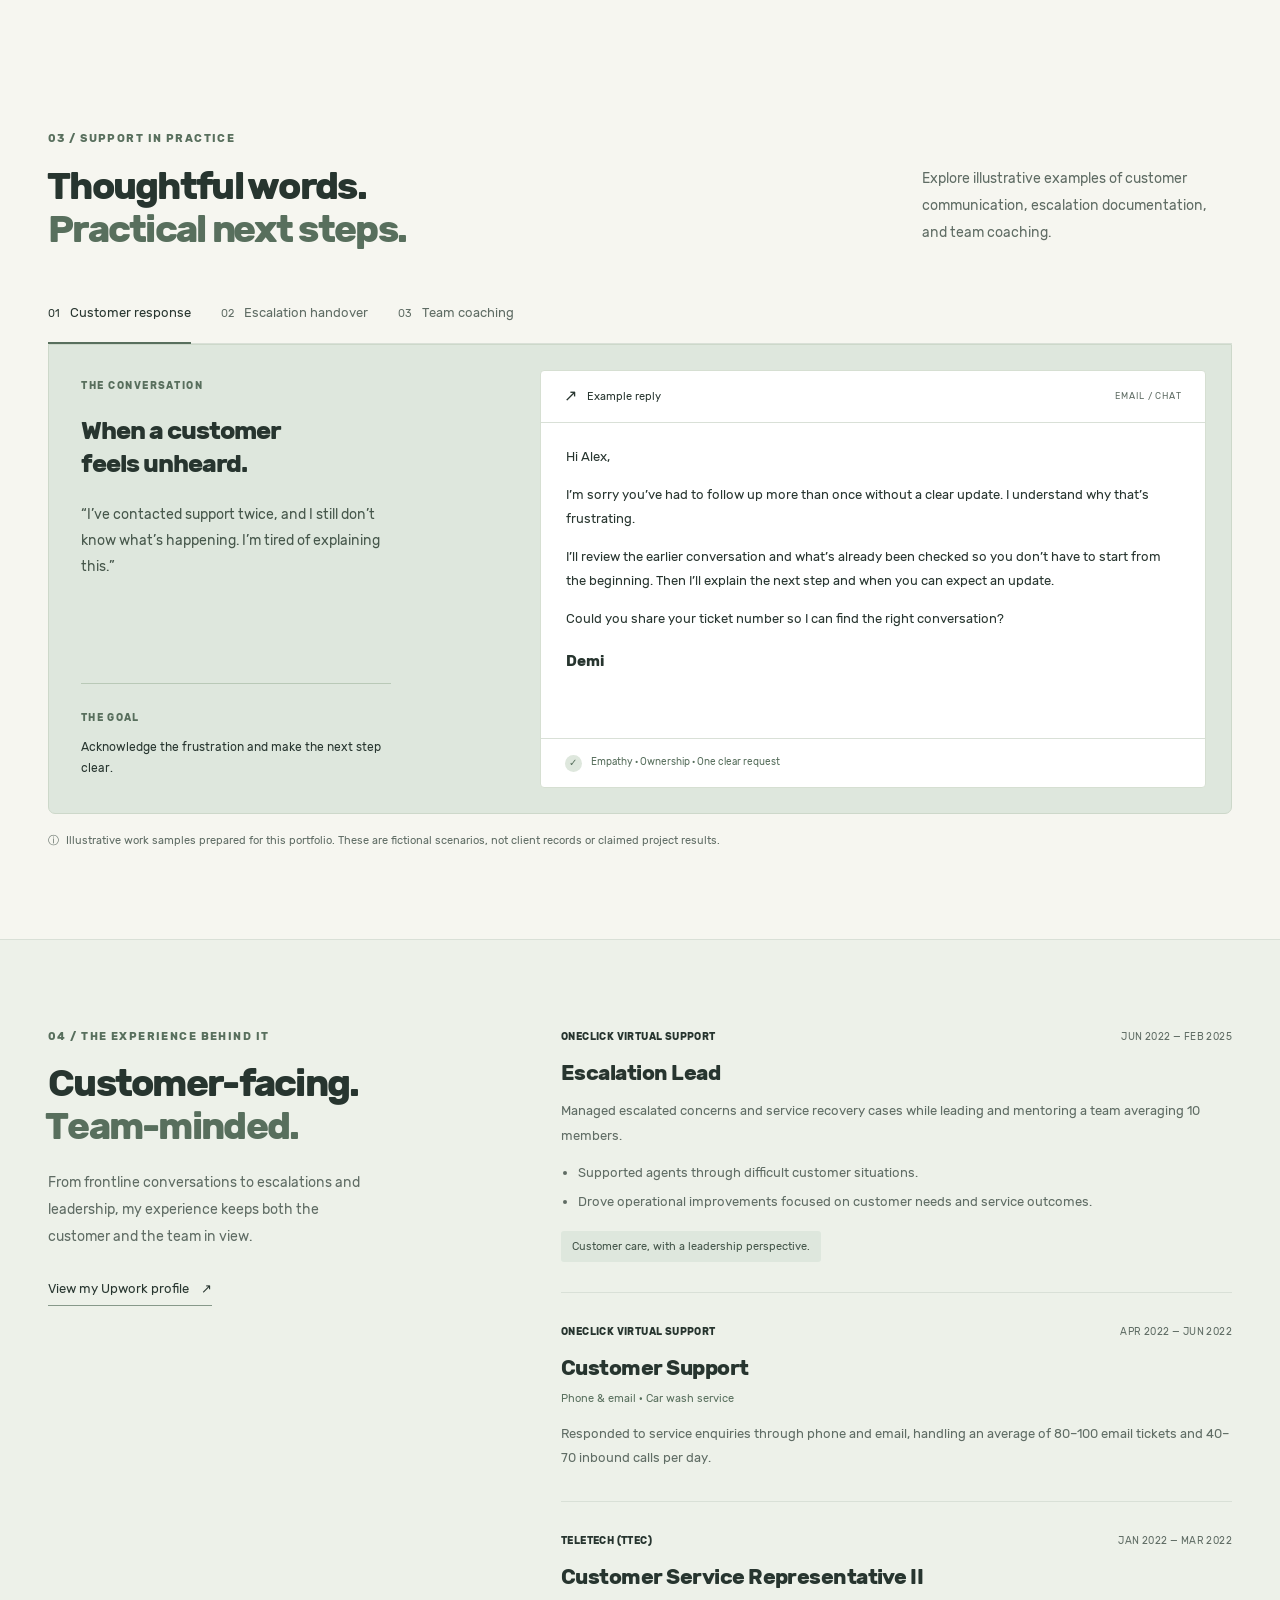
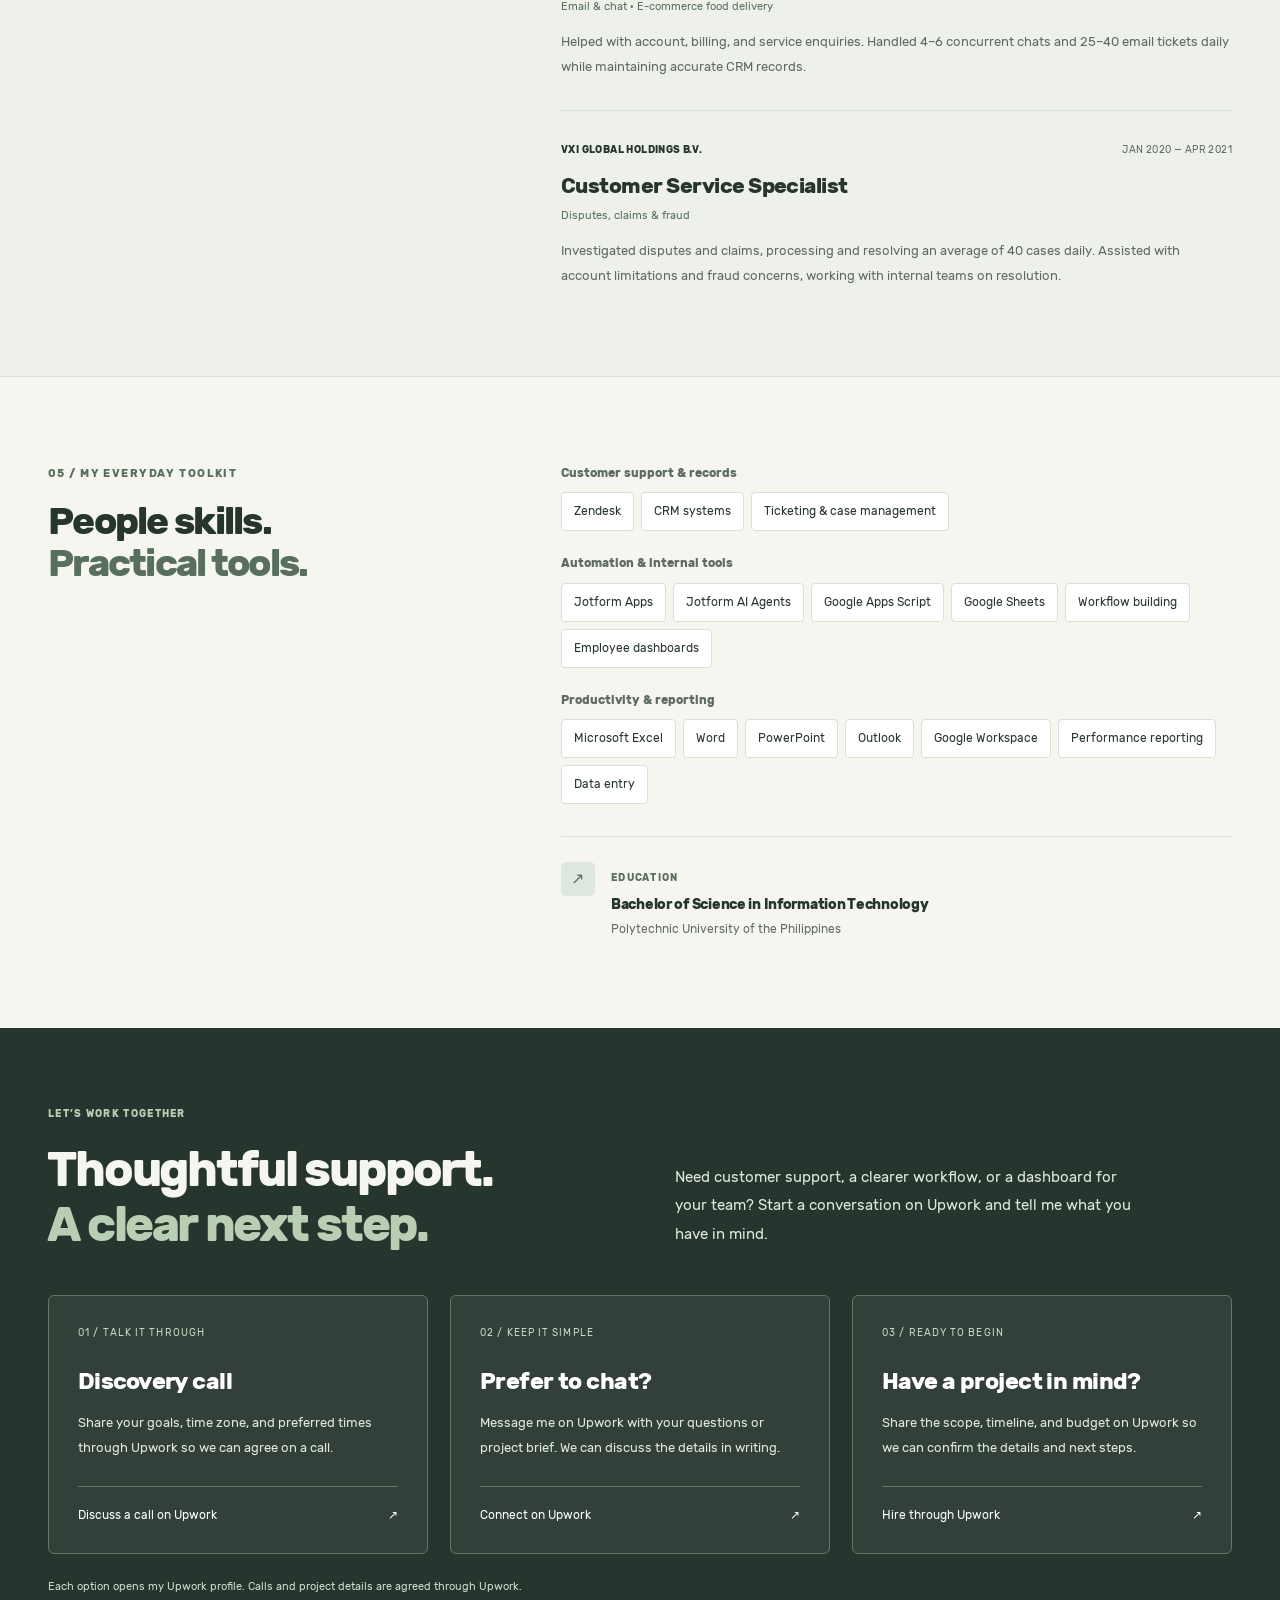
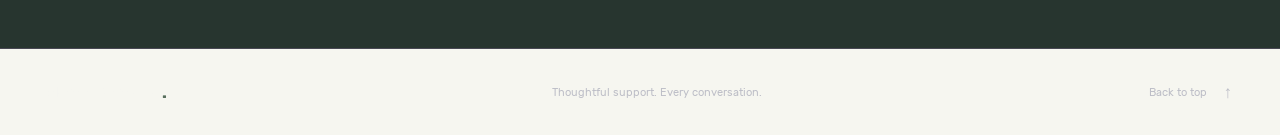
<file: upwork/index.html>
<!doctype html>
<html lang="en">
<head>
  <meta charset="utf-8">
  <meta name="viewport" content="width=device-width,initial-scale=1">
  <meta name="theme-color" content="#27352f">
  <title>Demarie Moyo | Customer Support, AI Automation & Operations</title>
  <meta name="description" content="Meet Demarie (Demi) Moyo: customer support and escalation specialist building Jotform workflows and Google Apps Script employee dashboards. Explore her experience and projects.">
  
  <meta property="og:type" content="website">
  <meta property="og:title" content="Demarie Moyo — Customer support. Smarter operations.">
  <meta property="og:description" content="Customer support, AI and workflow automation, and team operations. Explore Demi’s Jotform workflow, Apps Script dashboard, and support experience.">
  
  
  
  
  
  <meta name="twitter:card" content="summary_large_image">
  <link rel="icon" href="assets/favicon.svg" type="image/svg+xml">
  <link rel="preload" href="assets/rubik-regular.woff" as="font" type="font/woff" crossorigin>
  <link rel="stylesheet" href="styles.css">
  <link rel="stylesheet" href="case-studies.css">
  
  <link rel="stylesheet" href="professional.css"><link rel="stylesheet" href="upwork.css"><script src="script.js" defer></script>
<link rel="canonical" href="https://demadahan-ux.github.io/upwork/"><meta property="og:url" content="https://demadahan-ux.github.io/upwork/"><meta property="og:image" content="https://demadahan-ux.github.io/upwork/assets/social-card.png"><meta property="og:image:width" content="1200"><meta property="og:image:height" content="630"><meta name="robots" content="noindex,follow"></head>
<body>
  <a class="skip-link" href="#main">Skip to content</a>
  <header class="site-header">
    <div class="nav-wrap wrap">
      <a class="brand" href="#home" aria-label="Demarie Moyo, home"><span class="brand-mark" aria-hidden="true">dm<span>.</span></span><span>demarie moyo<span class="brand-caption">SUPPORT · OPERATIONS · AUTOMATION</span></span></a>
      <button class="menu-toggle" type="button" aria-label="Open navigation" aria-controls="navigation" aria-expanded="false"><span></span><span></span></button>
      <nav id="navigation" aria-label="Main navigation">
        <a href="#services">What I do</a><a href="#projects">Projects</a><a href="#experience">Experience</a><a class="nav-contact" href="https://www.upwork.com/freelancers/~019e5cc22eaa83d6d4" target="_blank" rel="noopener noreferrer">Work with me <span aria-hidden="true">↗</span><span class="sr-only"> (opens Upwork in a new tab)</span></a>
      </nav>
    </div>
  </header>
  <main id="main">
    <section class="hero wrap" id="home" aria-labelledby="hero-title">
      <div class="hero-copy">
        <p class="eyebrow">CUSTOMER SUPPORT · OPERATIONS · AUTOMATION</p>
        <h1 id="hero-title">Customer support.<br><em>Smarter operations.</em></h1>
        <p class="hero-intro">Hi, I’m <strong>Demarie. You can call me Demi.</strong></p>
        <p class="hero-description">I help businesses care for their customers and simplify everyday operations—with thoughtful support, Jotform AI workflows, and Google Apps Script dashboards.</p>
        <div class="hero-actions"><a class="button primary" href="https://www.upwork.com/freelancers/~019e5cc22eaa83d6d4" target="_blank" rel="noopener noreferrer">Work with me on Upwork <span aria-hidden="true">↗</span><span class="sr-only"> (opens Upwork in a new tab)</span></a><a class="text-link" href="#projects">Explore my work <span aria-hidden="true">↓</span></a></div>
        <div class="hero-channels"><span>Customer care</span><span>Team operations</span><span>AI & automation</span></div>
      </div>
      <div class="hero-visual" aria-label="My approach: listen, clarify, and follow through">
        <div class="visual-top"><span>A PRACTICAL APPROACH</span><span class="visual-dot" aria-hidden="true"></span></div>
        <div class="visual-statement">Support your customers.<br>Strengthen your systems.</div>
        <div class="support-note">
          <div class="note-heading"><span class="note-dot" aria-hidden="true"></span>Clear communication. Consistent follow-through.</div>
          <ol><li><span class="step-icon" aria-hidden="true">01</span><div><strong>Listen closely.</strong><span>Understand the person and the problem.</span></div></li><li><span class="step-icon" aria-hidden="true">02</span><div><strong>Make it clear.</strong><span>Give a practical, understandable next step.</span></div></li><li><span class="step-icon" aria-hidden="true">03</span><div><strong>Follow through.</strong><span>Keep the customer informed.</span></div></li></ol>
        </div>
        <div class="visual-bottom"><span>CUSTOMER CARE + OPERATIONAL CLARITY</span><svg viewBox="0 0 58 20" aria-hidden="true"><path d="M1 10h52M44 2l10 8-10 8" fill="none" stroke="currentColor" stroke-width="1.5"/></svg></div>
      </div>
    </section>
    <section class="track-record wrap" aria-labelledby="track-title">
      <div class="track-heading"><p class="eyebrow" id="track-title">EXPERIENCE IN NUMBERS</p><span>Care, even at a busy pace.</span></div>
      <div class="metric-grid">
        <div class="metric"><strong>80–100</strong><span>Email tickets per day</span><small>OneClick · Customer Support</small></div>
        <div class="metric"><strong>40–70</strong><span>Inbound calls per day</span><small>OneClick · Customer Support</small></div>
        <div class="metric"><strong>4–6</strong><span>Concurrent conversations</span><small>TTEC · Live Chat Support</small></div>
        <div class="metric"><strong>10</strong><span>Team members mentored</span><small>Average team · Escalation Lead</small></div>
      </div>
      <p class="metric-note">Role-specific averages from my résumé; volumes reflect different support responsibilities.</p>
    </section>
    <section class="services section-pad" id="services" aria-labelledby="services-title">
      <div class="wrap services-layout">
        <div class="section-intro"><p class="eyebrow">01 / HOW I CAN HELP</p><h2 id="services-title">A calmer inbox.<br>A better customer <br><em>experience.</em></h2><p>Warm communication, practical problem-solving, and useful workflows for your customers and your team.</p><a class="text-link" href="https://www.upwork.com/freelancers/~019e5cc22eaa83d6d4" target="_blank" rel="noopener noreferrer">Tell me what you need <span aria-hidden="true">↗</span><span class="sr-only"> (opens Upwork in a new tab)</span></a></div>
        <div class="service-list">
          <article class="service-row"><span class="service-no">01</span><div><h3>Email, phone & chat support</h3><p>Help with account, billing, and service questions across channels. Keep conversations professional, helpful, and easy to follow.</p><div class="service-tags"><span>Customer care</span><span>Inbox management</span><span>CRM documentation</span></div></div><span class="service-arrow" aria-hidden="true">↗</span></article>
          <article class="service-row"><span class="service-no">02</span><div><h3>Escalations & service recovery</h3><p>Handle sensitive conversations with patience, understand the concern, and coordinate the next steps with the right people.</p><div class="service-tags"><span>Customer retention</span><span>Issue resolution</span><span>Follow-through</span></div></div><span class="service-arrow" aria-hidden="true">↗</span></article>
          <article class="service-row"><span class="service-no">03</span><div><h3>Team support & operations</h3><p>Support agents through coaching, accurate reporting, and consistent processes that keep customer needs in focus.</p><div class="service-tags"><span>Team mentoring</span><span>Performance reporting</span><span>Process improvement</span></div></div><span class="service-arrow" aria-hidden="true">↗</span></article>
          <article class="service-row"><span class="service-no">04</span><div><h3>Disputes, claims & case handling</h3><p>Review customer concerns, maintain clear case records, and work with internal teams on account limitations and fraud-related issues.</p><div class="service-tags"><span>Case investigation</span><span>Claims support</span><span>Documentation</span></div></div><span class="service-arrow" aria-hidden="true">↗</span></article>
          <article class="service-row"><span class="service-no">05</span><div><h3>AI agents, workflows & dashboards</h3><p>Bring support and operations experience into practical tools: Jotform workflows with AI agent support, and Google Apps Script dashboards connected to Google Sheets, with upload and download capabilities.</p><div class="service-tags"><span>Jotform AI Agents</span><span>Google Apps Script</span><span>Google Sheets</span></div><a class="service-project-link" href="#projects">Explore my projects <span aria-hidden="true">↗</span></a></div><span class="service-arrow" aria-hidden="true">↗</span></article>
        </div>
      </div>
    </section>
    <section class="projects section-pad wrap" id="projects" aria-labelledby="projects-title">
      <div class="section-heading"><div><p class="eyebrow">02 / SELECTED PROJECTS</p><h2 id="projects-title">Support experience.<br><em>Put into systems.</em></h2></div><p>Tools I’ve built to bring my customer support and operations experience into practical workflows.</p></div>
      <div class="project-grid">
        <article class="project-card case-index-card"><a href="jotform-case-study.html" class="project-preview" aria-label="View the Jotform and AI agent case study"><img src="assets/projects/jotform-call-workflow.png" alt="Anonymized Jotform call-type workflow screenshot" loading="lazy" width="2048" height="1411"></a><div class="project-info"><span class="project-category">JOTFORM APPS / AI AGENT SUPPORT</span><h3>Call support, with AI close by.</h3><p>A call-type workflow, FAQ hub, and embedded AI help-desk agent—built around everyday support conversations.</p><div class="project-labels"><span>Jotform Apps</span><span>Jotform AI Agents</span><span>Support workflow</span></div><dl class="project-facts"><div><dt>My contribution</dt><dd>Workflow & AI support setup</dd></div><div><dt>Inside the case study</dt><dd>3 anonymized project images</dd></div></dl><div class="project-action"><a class="text-link" href="jotform-case-study.html">Read case study <span aria-hidden="true">↗</span></a><span class="access-label">✓ No login needed</span></div></div></article>
        <article class="project-card case-index-card"><a href="employee-portal.html" class="project-preview" aria-label="View the Employee Portal case study"><img src="assets/projects/employee-portal-overview.png" alt="Anonymized Google Apps Script Employee Portal dashboard image" loading="lazy" width="2048" height="1170"></a><div class="project-info"><span class="project-category">GOOGLE APPS SCRIPT / GOOGLE SHEETS</span><h3>A clearer view of team operations.</h3><p>An employee portal connecting performance scorecards, people records, attendance, and leave with Google Sheets and file workflows.</p><div class="project-labels"><span>Google Apps Script</span><span>Google Sheets</span><span>Upload & download</span></div><dl class="project-facts"><div><dt>My contribution</dt><dd>Dashboard development</dd></div><div><dt>Inside the case study</dt><dd>Overview & interactive demo</dd></div></dl><div class="project-action"><a class="text-link" href="employee-portal.html">Read case study <span aria-hidden="true">↗</span></a><span class="access-label">✓ No login needed</span></div><a class="project-action-secondary" href="demo/employee-portal.html">Try the dashboard with sample data →</a></div></article>
      </div>
      <p class="home-project-intro">Explore the work without signing in. Project screenshots show the interfaces with identifying details redacted; the dashboard demo uses fictional records.</p>
      <a class="text-link project-more" href="#samples">Explore my customer support samples <span aria-hidden="true">↓</span></a>
    </section>
    <section class="samples section-pad wrap" id="samples" aria-labelledby="samples-title">
      <div class="section-heading"><div><p class="eyebrow">03 / SUPPORT IN PRACTICE</p><h2 id="samples-title">Thoughtful words.<br><em>Practical next steps.</em></h2></div><p>Explore illustrative examples of customer communication, escalation documentation, and team coaching.</p></div>
      <div class="sample-tabs" role="tablist" aria-label="Work sample type"><button class="sample-tab" role="tab" aria-selected="true" aria-controls="sample-response" id="tab-response" tabindex="0" type="button">01 <span>Customer response</span></button><button class="sample-tab" role="tab" aria-selected="false" aria-controls="sample-handover" id="tab-handover" tabindex="-1" type="button">02 <span>Escalation handover</span></button><button class="sample-tab" role="tab" aria-selected="false" aria-controls="sample-coaching" id="tab-coaching" tabindex="-1" type="button">03 <span>Team coaching</span></button></div>
      <div class="sample-panel" id="sample-response" role="tabpanel" aria-labelledby="tab-response" tabindex="0">
        <div class="sample-context"><span class="sample-type">THE CONVERSATION</span><h3>When a customer <br>feels unheard.</h3><blockquote>“I’ve contacted support twice, and I still don’t know what’s happening. I’m tired of explaining this.”</blockquote><div class="sample-goal"><span>THE GOAL</span><p>Acknowledge the frustration and make the next step clear.</p></div></div>
        <div class="sample-document"><div class="document-top"><span class="document-icon" aria-hidden="true">↗</span><span>Example reply</span><span class="document-label">EMAIL / CHAT</span></div><div class="document-body"><p>Hi Alex,</p><p>I’m sorry you’ve had to follow up more than once without a clear update. I understand why that’s frustrating.</p><p>I’ll review the earlier conversation and what’s already been checked so you don’t have to start from the beginning. Then I’ll explain the next step and when you can expect an update.</p><p>Could you share your ticket number so I can find the right conversation?</p><p class="signature">Demi</p></div><div class="sample-takeaway"><span aria-hidden="true">✓</span> Empathy · Ownership · One clear request</div></div>
      </div>
      <div class="sample-panel" id="sample-handover" role="tabpanel" aria-labelledby="tab-handover" tabindex="0" hidden>
        <div class="sample-context"><span class="sample-type">THE HANDOVER</span><h3>Give the next person <br>the full picture.</h3><blockquote>A customer reports a subscription charge after requesting cancellation and needs a billing review.</blockquote><div class="sample-goal"><span>THE GOAL</span><p>Help the next team act without making the customer repeat the story.</p></div></div>
        <div class="sample-document"><div class="document-top"><span class="document-icon" aria-hidden="true">↗</span><span>Example case note</span><span class="document-label">INTERNAL</span></div><div class="document-body"><dl class="note-fields"><div><dt>Customer’s concern</dt><dd>Reports a charge after a cancellation request; asks for review and confirmation of subscription status.</dd></div><div><dt>Checks to complete</dt><dd>Confirm account ownership through the approved process, then check the cancellation date, billing timeline, and earlier notes.</dd></div><div><dt>Requested action</dt><dd>Ask the billing team to verify the charge and confirm the resolution available under the applicable policy.</dd></div><div><dt>Customer update</dt><dd>Explain who is reviewing the case and confirm the next update time once agreed. Record the follow-up owner.</dd></div></dl></div><div class="sample-takeaway"><span aria-hidden="true">✓</span> Context · Required action · Clear ownership</div></div>
      </div>
      <div class="sample-panel" id="sample-coaching" role="tabpanel" aria-labelledby="tab-coaching" tabindex="0" hidden>
        <div class="sample-context"><span class="sample-type">THE COACHING MOMENT</span><h3>Make good support <br>more consistent.</h3><blockquote>An agent gives an accurate answer, but the customer leaves unsure about what happens next.</blockquote><div class="sample-goal"><span>THE GOAL</span><p>Turn specific feedback into a small, repeatable improvement.</p></div></div>
        <div class="sample-document"><div class="document-top"><span class="document-icon" aria-hidden="true">↗</span><span>Example coaching note</span><span class="document-label">TEAM SUPPORT</span></div><div class="document-body"><dl class="note-fields"><div><dt>Recognise what worked</dt><dd>“You explained the policy clearly and kept your tone professional throughout the conversation.”</dd></div><div><dt>Focus on one improvement</dt><dd>“Before closing, explain the next action, who will take it, and when the customer should expect an update.”</dd></div><div><dt>Practise together</dt><dd>Rewrite the closing response together. Ask the agent to explain how the customer will know what to do next.</dd></div><div><dt>Follow up</dt><dd>Review a later conversation for clarity and recognise progress in the next coaching discussion.</dd></div></dl></div><div class="sample-takeaway"><span aria-hidden="true">✓</span> Specific feedback · Practice · Follow-up</div></div>
      </div>
      <p class="sample-disclaimer"><span aria-hidden="true">ⓘ</span> Illustrative work samples prepared for this portfolio. These are fictional scenarios, not client records or claimed project results.</p>
      <noscript><p class="noscript-note">The customer response sample is shown above. Enable JavaScript to switch between the other two examples.</p></noscript>
    </section>
    <section class="experience section-pad" id="experience" aria-labelledby="experience-title">
      <div class="wrap experience-layout"><div class="section-intro"><p class="eyebrow">04 / THE EXPERIENCE BEHIND IT</p><h2 id="experience-title">Customer-facing.<br><em>Team-minded.</em></h2><p>From frontline conversations to escalations and leadership, my experience keeps both the customer and the team in view.</p><a class="text-link" href="https://www.upwork.com/freelancers/~019e5cc22eaa83d6d4" target="_blank" rel="noopener noreferrer">View my Upwork profile <span aria-hidden="true">↗</span><span class="sr-only"> (opens Upwork in a new tab)</span></a></div>
      <div class="timeline">
        <article class="career-entry"><div class="career-meta"><span>ONECLICK VIRTUAL SUPPORT</span><time>JUN 2022 — FEB 2025</time></div><h3>Escalation Lead</h3><p>Managed escalated concerns and service recovery cases while leading and mentoring a team averaging 10 members.</p><ul><li>Supported agents through difficult customer situations.</li><li>Drove operational improvements focused on customer needs and service outcomes.</li></ul><span class="career-highlight">Customer care, with a leadership perspective.</span></article>
        <article class="career-entry"><div class="career-meta"><span>ONECLICK VIRTUAL SUPPORT</span><time>APR 2022 — JUN 2022</time></div><h3>Customer Support</h3><p class="career-sector">Phone & email · Car wash service</p><p>Responded to service enquiries through phone and email, handling an average of 80–100 email tickets and 40–70 inbound calls per day.</p></article>
        <article class="career-entry"><div class="career-meta"><span>TELETECH (TTEC)</span><time>JAN 2022 — MAR 2022</time></div><h3>Customer Service Representative II</h3><p class="career-sector">Email & chat · E-commerce food delivery</p><p>Helped with account, billing, and service enquiries. Handled 4–6 concurrent chats and 25–40 email tickets daily while maintaining accurate CRM records.</p></article>
        <article class="career-entry"><div class="career-meta"><span>VXI GLOBAL HOLDINGS B.V.</span><time>JAN 2020 — APR 2021</time></div><h3>Customer Service Specialist</h3><p class="career-sector">Disputes, claims & fraud</p><p>Investigated disputes and claims, processing and resolving an average of 40 cases daily. Assisted with account limitations and fraud concerns, working with internal teams on resolution.</p></article>
      </div></div>
    </section>
    <section class="toolkit section-pad wrap" aria-labelledby="toolkit-title"><div class="toolkit-heading"><p class="eyebrow">05 / MY EVERYDAY TOOLKIT</p><h2 id="toolkit-title">People skills.<br><em>Practical tools.</em></h2></div><div class="toolkit-content"><div class="tool-group"><h3>Customer support & records</h3><div class="tool-pills"><span>Zendesk</span><span>CRM systems</span><span>Ticketing & case management</span></div></div><div class="tool-group"><h3>Automation & internal tools</h3><div class="tool-pills"><span>Jotform Apps</span><span>Jotform AI Agents</span><span>Google Apps Script</span><span>Google Sheets</span><span>Workflow building</span><span>Employee dashboards</span></div></div><div class="tool-group"><h3>Productivity & reporting</h3><div class="tool-pills"><span>Microsoft Excel</span><span>Word</span><span>PowerPoint</span><span>Outlook</span><span>Google Workspace</span><span>Performance reporting</span><span>Data entry</span></div></div><div class="education"><span class="education-icon" aria-hidden="true">↗</span><div><span class="eyebrow">EDUCATION</span><h3>Bachelor of Science in Information Technology</h3><p>Polytechnic University of the Philippines</p></div></div></div></section>
    <section class="contact upwork-contact" id="contact" aria-labelledby="contact-title">
  <div class="wrap">
    <div class="upwork-contact-heading"><div><p class="eyebrow">LET’S WORK TOGETHER</p><h2 id="contact-title">Thoughtful support.<br><em>A clear next step.</em></h2></div><p>Need customer support, a clearer workflow, or a dashboard for your team? Start a conversation on Upwork and tell me what you have in mind.</p></div>
    <div class="upwork-options">
      <article class="upwork-option"><span class="upwork-option-number">01 / TALK IT THROUGH</span><h3>Discovery call</h3><p>Share your goals, time zone, and preferred times through Upwork so we can agree on a call.</p><a class="upwork-option-link" href="https://www.upwork.com/freelancers/~019e5cc22eaa83d6d4" target="_blank" rel="noopener noreferrer">Discuss a call on Upwork <span aria-hidden="true">↗</span><span class="sr-only"> (opens Upwork in a new tab)</span></a></article>
      <article class="upwork-option"><span class="upwork-option-number">02 / KEEP IT SIMPLE</span><h3>Prefer to chat?</h3><p>Message me on Upwork with your questions or project brief. We can discuss the details in writing.</p><a class="upwork-option-link" href="https://www.upwork.com/freelancers/~019e5cc22eaa83d6d4" target="_blank" rel="noopener noreferrer">Connect on Upwork <span aria-hidden="true">↗</span><span class="sr-only"> (opens Upwork in a new tab)</span></a></article>
      <article class="upwork-option"><span class="upwork-option-number">03 / READY TO BEGIN</span><h3>Have a project in mind?</h3><p>Share the scope, timeline, and budget on Upwork so we can confirm the details and next steps.</p><a class="upwork-option-link" href="https://www.upwork.com/freelancers/~019e5cc22eaa83d6d4" target="_blank" rel="noopener noreferrer">Hire through Upwork <span aria-hidden="true">↗</span><span class="sr-only"> (opens Upwork in a new tab)</span></a></article>
    </div>
    <p class="upwork-contact-note">Each option opens my Upwork profile. Calls and project details are agreed through Upwork.</p>
  </div>
</section>
  </main>
  <footer class="site-footer"><div class="wrap footer-inner"><a class="footer-name" href="#home">demarie moyo<span>.</span></a><p>Thoughtful support. Every conversation.</p><a href="#home" class="back-top">Back to top <span aria-hidden="true">↑</span></a></div></footer>
</body>
</html>
</file>
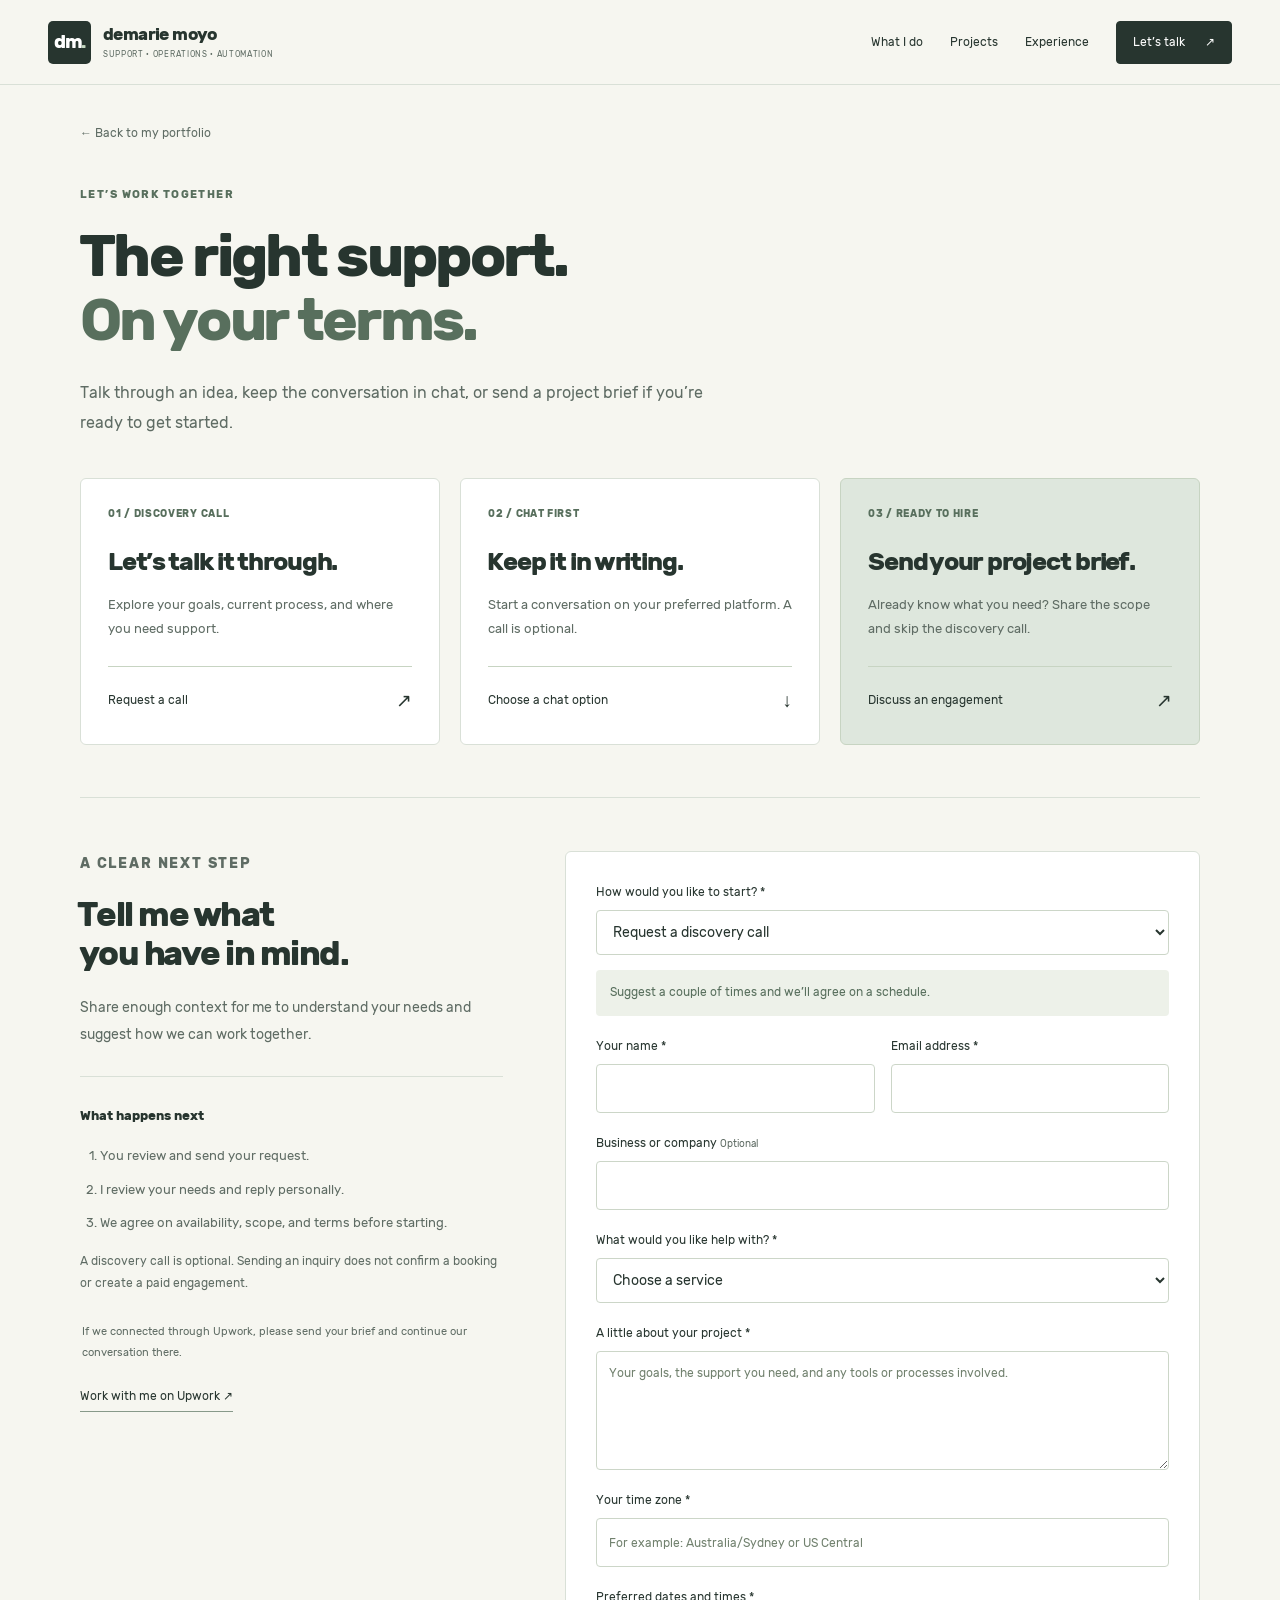
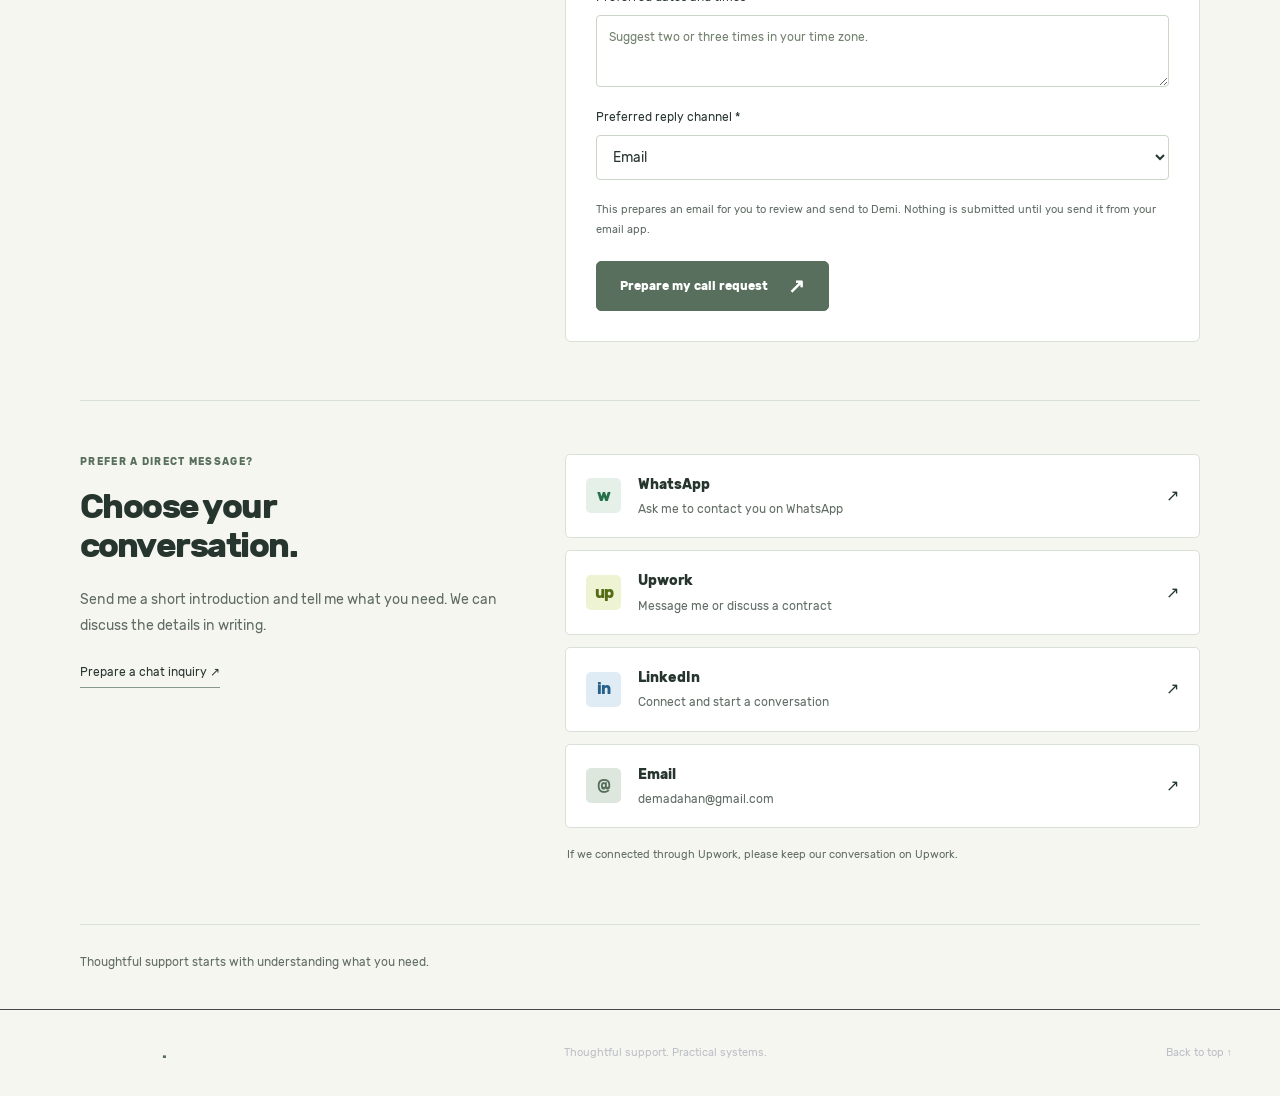
<file: contact.html>
<!doctype html>
<html lang="en"><head><meta charset="utf-8"><meta name="viewport" content="width=device-width,initial-scale=1"><meta name="theme-color" content="#27352f"><title>Let’s work together | Demarie Moyo</title><meta name="description" content="Hire Demarie Moyo for customer support, operations, and automation. Request a discovery call, chat, or send a project brief directly."><link rel="icon" href="assets/favicon.svg" type="image/svg+xml"><link rel="stylesheet" href="styles.css"><link rel="stylesheet" href="contact.css"><link rel="stylesheet" href="professional.css"><script src="script.js" defer></script><script src="contact.js" defer></script><link rel="canonical" href="https://demadahan-ux.github.io/contact.html"><meta property="og:url" content="https://demadahan-ux.github.io/contact.html"></head>
<body><a class="skip-link" href="#main">Skip to content</a><header class="site-header"><div class="nav-wrap wrap"><a class="brand" href="index.html" aria-label="Demarie Moyo, home"><span class="brand-mark" aria-hidden="true">dm<span>.</span></span><span>demarie moyo<span class="brand-caption">SUPPORT · OPERATIONS · AUTOMATION</span></span></a><button class="menu-toggle" type="button" aria-label="Open navigation" aria-controls="navigation" aria-expanded="false"><span></span><span></span></button><nav id="navigation" aria-label="Main navigation"><a href="index.html#services">What I do</a><a href="index.html#projects">Projects</a><a href="index.html#experience">Experience</a><a class="nav-contact" href="#main" aria-current="page">Let’s talk <span aria-hidden="true">↗</span></a></nav></div></header>
<main id="main" class="wrap connect-main">
<a class="back-link" href="index.html">← Back to my portfolio</a>
<div class="connect-intro"><p class="eyebrow">LET’S WORK TOGETHER</p><h1>The right support.<br><em>On your terms.</em></h1><p>Talk through an idea, keep the conversation in chat, or send a project brief if you’re ready to get started.</p></div>
<div class="conversation-choices" aria-label="Choose your next step">
<a class="choice-card" href="#inquiry" data-inquiry-choice="Discovery call"><span class="choice-number">01 / DISCOVERY CALL</span><h2>Let’s talk it through.</h2><p>Explore your goals, current process, and where you need support.</p><span class="choice-action">Request a call <span aria-hidden="true">↗</span></span></a>
<a class="choice-card" href="#chat"><span class="choice-number">02 / CHAT FIRST</span><h2>Keep it in writing.</h2><p>Start a conversation on your preferred platform. A call is optional.</p><span class="choice-action">Choose a chat option <span aria-hidden="true">↓</span></span></a>
<a class="choice-card" href="#inquiry" data-inquiry-choice="Ready to hire"><span class="choice-number">03 / READY TO HIRE</span><h2>Send your project brief.</h2><p>Already know what you need? Share the scope and skip the discovery call.</p><span class="choice-action">Discuss an engagement <span aria-hidden="true">↗</span></span></a>
</div>
<section id="inquiry" class="connect-section call-section" aria-labelledby="inquiry-heading">
<span id="call" class="inquiry-anchor" aria-hidden="true"></span><span id="hire" class="inquiry-anchor" aria-hidden="true"></span>
<div class="connect-section-intro"><p class="eyebrow">A CLEAR NEXT STEP</p><h2 id="inquiry-heading">Tell me what<br>you have in mind.</h2><p>Share enough context for me to understand your needs and suggest how we can work together.</p><div class="call-note"><strong>What happens next</strong><ol class="next-steps"><li>You review and send your request.</li><li>I review your needs and reply personally.</li><li>We agree on availability, scope, and terms before starting.</li></ol><p>A discovery call is optional. Sending an inquiry does not confirm a booking or create a paid engagement.</p></div><p class="platform-note">If we connected through Upwork, please send your brief and continue our conversation there.</p><a class="text-link upwork-direct" href="https://www.upwork.com/freelancers/~019e5cc22eaa83d6d4?mp_source=share" target="_blank" rel="noopener noreferrer">Work with me on Upwork ↗<span class="sr-only"> (opens in a new tab)</span></a></div>
<form id="inquiry-form" class="discovery-form">
<label for="inquiry-type">How would you like to start? <span aria-hidden="true">*</span><select id="inquiry-type" name="intent" required><option value="Discovery call">Request a discovery call</option><option value="Chat only">Chat only — no call needed</option><option value="Ready to hire">Ready to hire — skip the discovery call</option></select></label>
<p id="intent-help" class="intent-help">Suggest a couple of times and we’ll agree on a schedule.</p>
<div class="field-pair"><label for="client-name">Your name <span aria-hidden="true">*</span><input id="client-name" name="name" autocomplete="name" required maxlength="100"></label><label for="client-email">Email address <span aria-hidden="true">*</span><input id="client-email" name="email" type="email" autocomplete="email" required maxlength="150"></label></div>
<label for="client-company">Business or company <span class="optional">Optional</span><input id="client-company" name="company" autocomplete="organization" maxlength="150"></label>
<label for="client-service">What would you like help with? <span aria-hidden="true">*</span><select id="client-service" name="service" required><option value="">Choose a service</option><option>Customer support</option><option>Escalations and case handling</option><option>Team operations and reporting</option><option>AI agents and Jotform workflows</option><option>Google Sheets and Apps Script dashboards</option><option>A mix of services / I’m not sure yet</option></select></label>
<label for="client-project"><span id="project-label">A little about your project <span aria-hidden="true">*</span></span><textarea id="client-project" name="project" required rows="4" maxlength="1800" placeholder="Your goals, the support you need, and any tools or processes involved."></textarea></label>
<fieldset id="call-fields" class="inquiry-fields"><legend class="sr-only">Discovery-call availability</legend><label for="client-timezone">Your time zone <span aria-hidden="true">*</span><input id="client-timezone" name="timezone" required maxlength="100" placeholder="For example: Australia/Sydney or US Central"></label><label for="client-availability">Preferred dates and times <span aria-hidden="true">*</span><textarea id="client-availability" name="availability" required rows="2" maxlength="500" placeholder="Suggest two or three times in your time zone."></textarea></label></fieldset>
<fieldset id="hire-fields" class="inquiry-fields" hidden disabled><legend class="sr-only">Engagement details</legend><label for="client-engagement">Type of support <span aria-hidden="true">*</span><select id="client-engagement" name="engagement" required><option value="">Choose an engagement type</option><option>One-time project</option><option>Ongoing part-time support</option><option>Ongoing full-time support</option><option>Open to discussing the best fit</option></select></label><label for="client-start">Preferred start date <span aria-hidden="true">*</span><input id="client-start" name="start" required maxlength="120" placeholder="For example: November 2, or flexible"></label><label for="client-budget">Budget or expected rate <span class="optional">Optional</span><input id="client-budget" name="budget" maxlength="150" placeholder="Include currency and whether hourly, monthly, or project-based."></label></fieldset>
<label for="client-channel">Preferred reply channel <span aria-hidden="true">*</span><select id="client-channel" name="channel" required><option>Email</option><option>WhatsApp</option><option>Upwork</option><option>LinkedIn</option></select></label>
<label for="client-reply" id="reply-details-field" hidden>Profile link or WhatsApp number <span aria-hidden="true">*</span><input id="client-reply" name="replyDetails" maxlength="250" disabled placeholder="Where should I reply? Include your country code for WhatsApp."></label>
<p class="form-note">This prepares an email for you to review and send to Demi. Nothing is submitted until you send it from your email app.</p>
<button id="prepare-request" type="submit" class="button primary" disabled><span id="prepare-label">Prepare my call request</span><span aria-hidden="true">↗</span></button>
<noscript><p class="form-note">Enable JavaScript to prepare a detailed inquiry, or email <a href="mailto:demadahan@gmail.com">demadahan@gmail.com</a> directly.</p></noscript>
<div id="request-ready" class="request-ready" hidden><strong>Email draft ready</strong><p id="ready-instructions">Open the draft in your email app, review it, and press send.</p><div class="request-actions"><a id="send-request" class="button primary">Open email draft ↗</a><button id="copy-request" type="button" class="copy-request">Copy request text</button></div><p id="request-status" role="status" aria-live="polite"></p><textarea id="request-fallback" rows="10" readonly aria-label="Prepared request text" hidden></textarea></div>
</form></section>
<section id="chat" class="connect-section" aria-labelledby="chat-heading"><div class="connect-section-intro"><p class="eyebrow">PREFER A DIRECT MESSAGE?</p><h2 id="chat-heading">Choose your<br>conversation.</h2><p>Send me a short introduction and tell me what you need. We can discuss the details in writing.</p><a class="text-link chat-form-link" href="#inquiry" data-inquiry-choice="Chat only">Prepare a chat inquiry ↗</a></div><div class="chat-options">
<button class="chat-option" id="choose-whatsapp" type="button" aria-expanded="false" aria-controls="whatsapp-details"><span class="channel-icon whatsapp-icon" aria-hidden="true">w</span><span><strong>WhatsApp</strong><small>Ask me to contact you on WhatsApp</small></span><span aria-hidden="true">↗</span></button>
<div class="whatsapp-details" id="whatsapp-details" hidden><p>Prefer WhatsApp? Share your number in the inquiry form and ask me to reply there.</p><a class="button primary" id="open-whatsapp" href="#inquiry">Send a WhatsApp inquiry →</a><button id="hide-whatsapp" class="hide-number" type="button">Close WhatsApp option</button></div>
<a class="chat-option" href="https://www.upwork.com/freelancers/~019e5cc22eaa83d6d4?mp_source=share" target="_blank" rel="noopener noreferrer"><span class="channel-icon upwork-icon" aria-hidden="true">up</span><span><strong>Upwork</strong><small>Message me or discuss a contract</small></span><span aria-hidden="true">↗</span><span class="sr-only"> (opens in a new tab)</span></a>
<a class="chat-option" href="https://www.linkedin.com/in/demarie-m" target="_blank" rel="noopener noreferrer"><span class="channel-icon linkedin-icon" aria-hidden="true">in</span><span><strong>LinkedIn</strong><small>Connect and start a conversation</small></span><span aria-hidden="true">↗</span><span class="sr-only"> (opens in a new tab)</span></a>
<a class="chat-option" href="mailto:demadahan@gmail.com?subject=Project%20inquiry"><span class="channel-icon email-icon" aria-hidden="true">@</span><span><strong>Email</strong><small>demadahan@gmail.com</small></span><span aria-hidden="true">↗</span></a>
<p class="platform-note">If we connected through Upwork, please keep our conversation on Upwork.</p><noscript><p class="platform-note">Enable JavaScript to prepare a WhatsApp inquiry, or use another contact link.</p></noscript></div></section>
<p class="connect-closing">Thoughtful support starts with understanding what you need.</p></main><footer class="site-footer"><div class="wrap footer-inner"><a class="footer-name" href="index.html">demarie moyo<span>.</span></a><p>Thoughtful support. Practical systems.</p><a href="#main" class="back-top">Back to top ↑</a></div></footer></body></html>
</file>
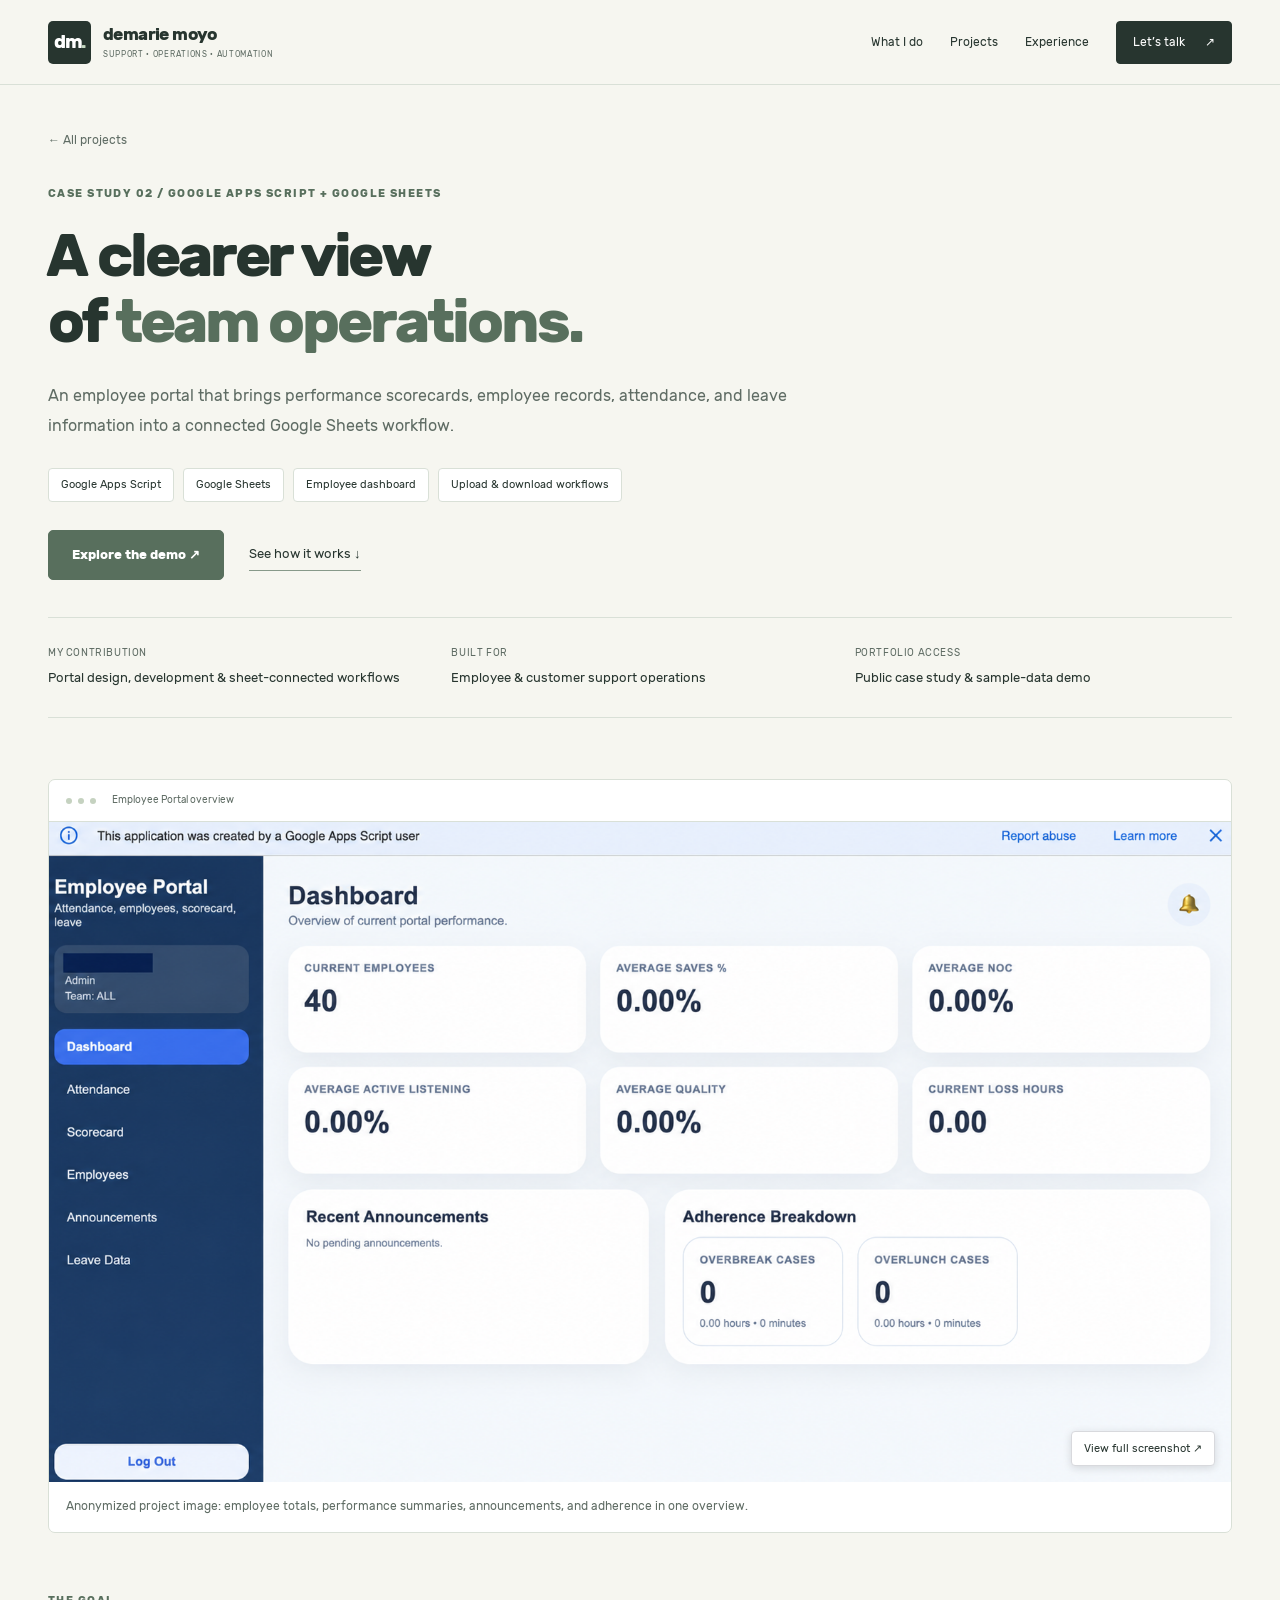
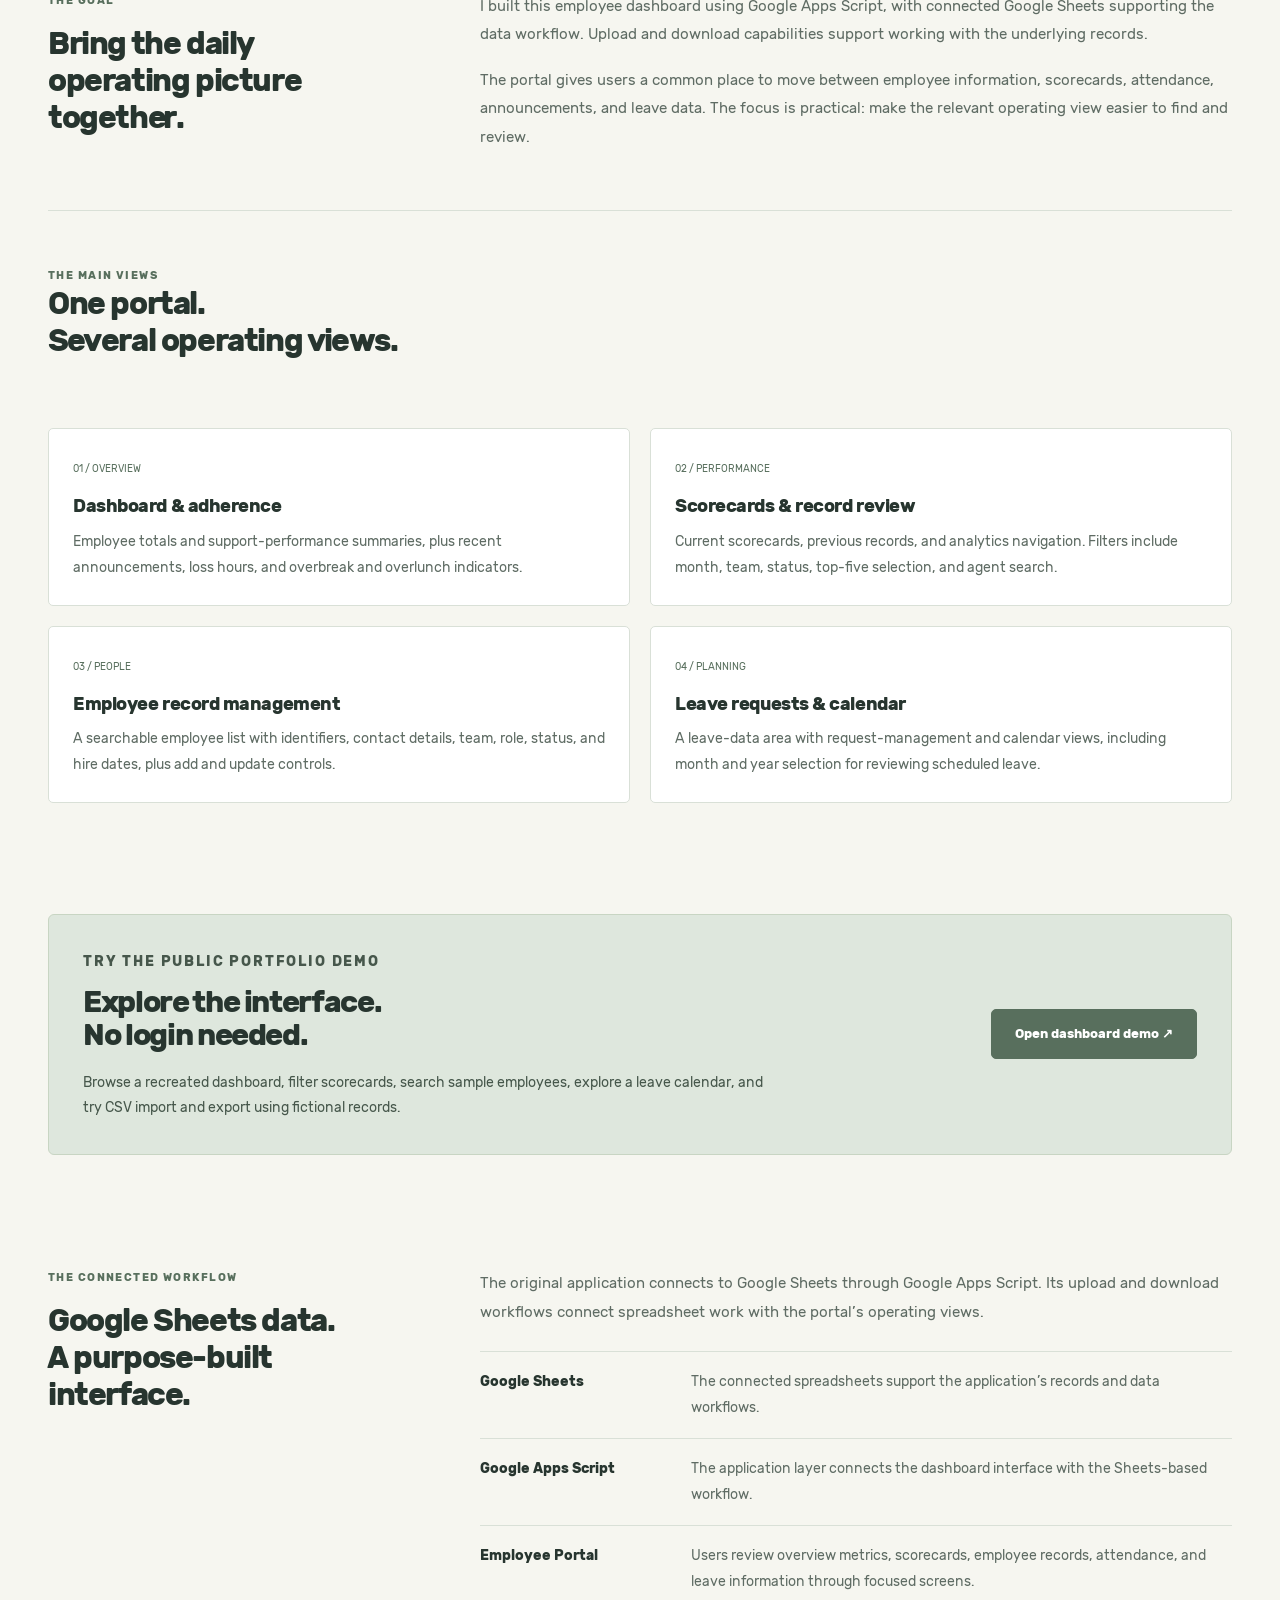
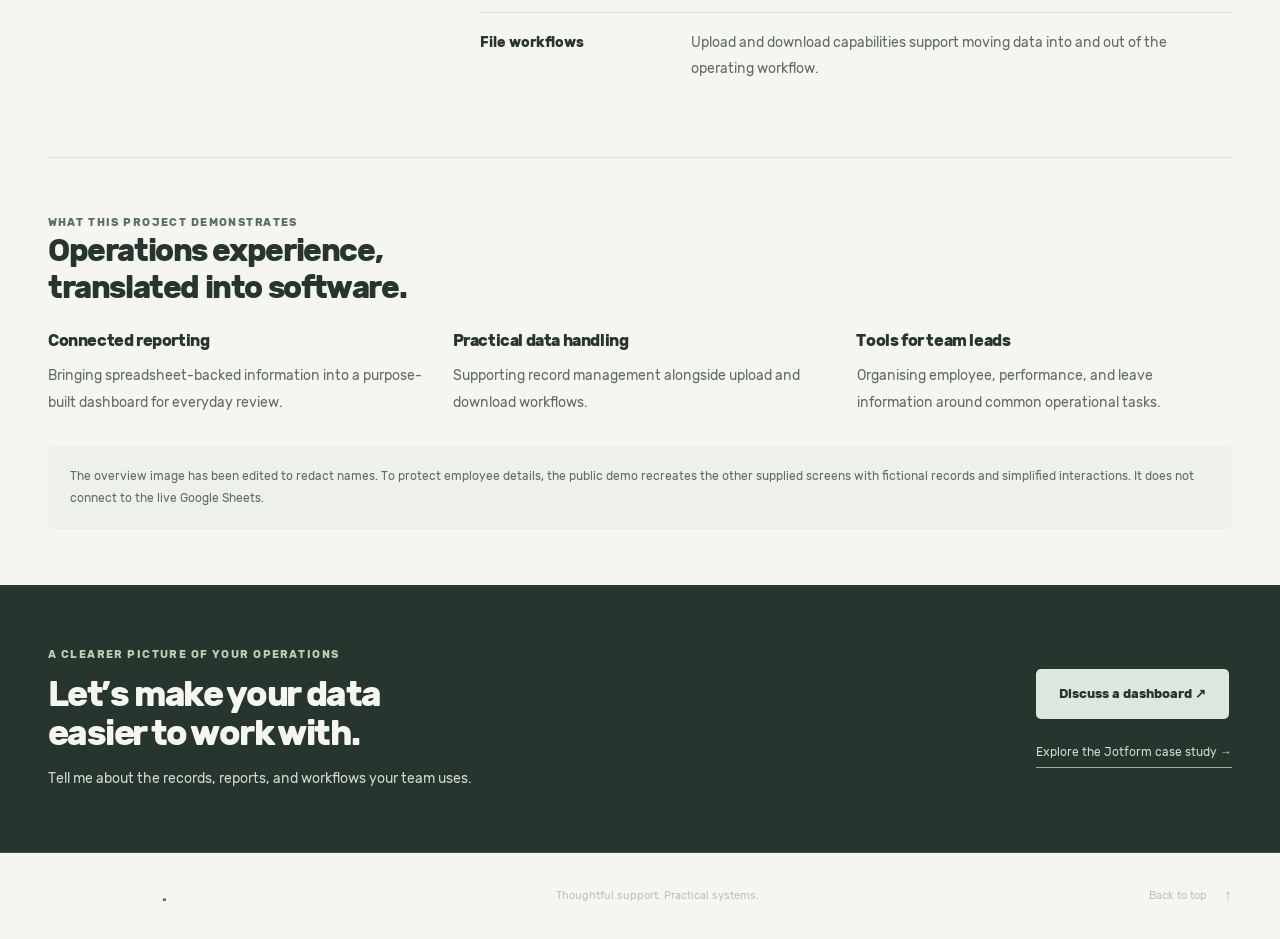
<file: employee-portal.html>
<!doctype html><html lang="en"><head><meta charset="utf-8"><meta name="viewport" content="width=device-width,initial-scale=1"><meta name="theme-color" content="#27352f"><title>Employee Portal — Apps Script &amp; Google Sheets | Demarie Moyo</title><meta name="description" content="Demarie Moyo’s employee dashboard connects Google Apps Script with Google Sheets. Explore the case study, original overview screenshot, and a public demo with fictional data."><meta property="og:type" content="article"><meta property="og:title" content="Employee Portal — Apps Script &amp; Google Sheets | Demarie Moyo"><meta property="og:description" content="Demarie Moyo’s employee dashboard connects Google Apps Script with Google Sheets. Explore the case study, original overview screenshot, and a public demo with fictional data."><link rel="icon" href="assets/favicon.svg" type="image/svg+xml"><link rel="stylesheet" href="styles.css"><link rel="stylesheet" href="case-studies.css"><link rel="stylesheet" href="professional.css"><script src="script.js" defer></script><script src="case-studies.js" defer></script><link rel="canonical" href="https://demadahan-ux.github.io/employee-portal.html"><meta property="og:url" content="https://demadahan-ux.github.io/employee-portal.html"></head><body><a class="skip-link" href="#main">Skip to content</a><header class="site-header"><div class="nav-wrap wrap"><a class="brand" href="index.html" aria-label="Demarie Moyo, home"><span class="brand-mark" aria-hidden="true">dm<span>.</span></span><span>demarie moyo<span class="brand-caption">SUPPORT · OPERATIONS · AUTOMATION</span></span></a><button class="menu-toggle" type="button" aria-label="Open navigation" aria-controls="navigation" aria-expanded="false"><span></span><span></span></button><nav id="navigation" aria-label="Main navigation"><a href="index.html#services">What I do</a><a href="index.html#projects">Projects</a><a href="index.html#experience">Experience</a><a class="nav-contact" href="index.html#contact">Let’s talk <span aria-hidden="true">↗</span></a></nav></div></header><main id="main"><div class="wrap"><section class="case-hero"><a class="breadcrumb" href="index.html#projects">← All projects</a><p class="eyebrow">CASE STUDY 02 / GOOGLE APPS SCRIPT + GOOGLE SHEETS</p><h1>A clearer view<br>of <em>team operations.</em></h1><p class="case-summary">An employee portal that brings performance scorecards, employee records, attendance, and leave information into a connected Google Sheets workflow.</p><div class="case-tags"><span>Google Apps Script</span><span>Google Sheets</span><span>Employee dashboard</span><span>Upload & download workflows</span></div><div class="case-actions"><a class="button primary" href="demo/employee-portal.html">Explore the demo ↗</a><a class="text-link" href="#how-it-works">See how it works ↓</a></div><dl class="case-facts"><div><dt>MY CONTRIBUTION</dt><dd>Portal design, development & sheet-connected workflows</dd></div><div><dt>BUILT FOR</dt><dd>Employee & customer support operations</dd></div><div><dt>PORTFOLIO ACCESS</dt><dd>Public case study & sample-data demo</dd></div></dl></section><figure class="case-shot hero-shot"><div class="shot-toolbar"><i></i><i></i><i></i><span>Employee Portal overview</span></div><button class="shot-open" type="button" data-full-image="assets/projects/employee-portal-overview.png" data-title="Employee Portal overview" data-caption="Anonymized project image: employee totals, performance summaries, announcements, and adherence in one overview." aria-label="Enlarge Employee Portal overview"><img src="assets/projects/employee-portal-overview.png" alt="Original Employee Portal dashboard showing employee and performance summaries, announcements, and adherence breakdown." loading="lazy" width="2048" height="1170"><span class="shot-zoom" aria-hidden="true">View full screenshot ↗</span></button><figcaption>Anonymized project image: employee totals, performance summaries, announcements, and adherence in one overview.</figcaption></figure><section class="case-copy"><div><p class="eyebrow">THE GOAL</p><h2>Bring the daily<br>operating picture together.</h2></div><div class="copy-block"><p>I built this employee dashboard using Google Apps Script, with connected Google Sheets supporting the data workflow. Upload and download capabilities support working with the underlying records.</p><p>The portal gives users a common place to move between employee information, scorecards, attendance, announcements, and leave data. The focus is practical: make the relevant operating view easier to find and review.</p></div></section><section class="case-outcome" aria-labelledby="modules-title"><p class="eyebrow">THE MAIN VIEWS</p><h2 id="modules-title">One portal.<br>Several operating views.</h2><div class="module-grid"><article class="module-tile"><span>01 / OVERVIEW</span><h3>Dashboard & adherence</h3><p>Employee totals and support-performance summaries, plus recent announcements, loss hours, and overbreak and overlunch indicators.</p></article><article class="module-tile"><span>02 / PERFORMANCE</span><h3>Scorecards & record review</h3><p>Current scorecards, previous records, and analytics navigation. Filters include month, team, status, top-five selection, and agent search.</p></article><article class="module-tile"><span>03 / PEOPLE</span><h3>Employee record management</h3><p>A searchable employee list with identifiers, contact details, team, role, status, and hire dates, plus add and update controls.</p></article><article class="module-tile"><span>04 / PLANNING</span><h3>Leave requests & calendar</h3><p>A leave-data area with request-management and calendar views, including month and year selection for reviewing scheduled leave.</p></article></div></section><section class="demo-invite"><div><p class="eyebrow">TRY THE PUBLIC PORTFOLIO DEMO</p><h2>Explore the interface.<br><em>No login needed.</em></h2><p>Browse a recreated dashboard, filter scorecards, search sample employees, explore a leave calendar, and try CSV import and export using fictional records.</p></div><a class="button primary" href="demo/employee-portal.html">Open dashboard demo ↗</a></section><section class="case-copy" id="how-it-works"><div><p class="eyebrow">THE CONNECTED WORKFLOW</p><h2>Google Sheets data.<br>A purpose-built interface.</h2></div><div class="copy-block"><p>The original application connects to Google Sheets through Google Apps Script. Its upload and download workflows connect spreadsheet work with the portal’s operating views.</p><table class="data-layers"><tbody><tr><th scope="row">Google Sheets</th><td>The connected spreadsheets support the application’s records and data workflows.</td></tr><tr><th scope="row">Google Apps Script</th><td>The application layer connects the dashboard interface with the Sheets-based workflow.</td></tr><tr><th scope="row">Employee Portal</th><td>Users review overview metrics, scorecards, employee records, attendance, and leave information through focused screens.</td></tr><tr><th scope="row">File workflows</th><td>Upload and download capabilities support moving data into and out of the operating workflow.</td></tr></tbody></table></div></section><section class="case-outcome"><p class="eyebrow">WHAT THIS PROJECT DEMONSTRATES</p><h2>Operations experience,<br>translated into software.</h2><div class="outcome-grid"><div><h3>Connected reporting</h3><p>Bringing spreadsheet-backed information into a purpose-built dashboard for everyday review.</p></div><div><h3>Practical data handling</h3><p>Supporting record management alongside upload and download workflows.</p></div><div><h3>Tools for team leads</h3><p>Organising employee, performance, and leave information around common operational tasks.</p></div></div><p class="case-disclosure">The overview image has been edited to redact names. To protect employee details, the public demo recreates the other supplied screens with fictional records and simplified interactions. It does not connect to the live Google Sheets.</p></section></div><section class="case-next"><div class="wrap case-next-inner"><div><p class="eyebrow">A CLEARER PICTURE OF YOUR OPERATIONS</p><h2>Let’s make your data<br><em>easier to work with.</em></h2><p>Tell me about the records, reports, and workflows your team uses.</p></div><div class="case-next-actions"><a class="button light" href="contact.html">Discuss a dashboard ↗</a><a class="text-link" href="jotform-case-study.html">Explore the Jotform case study →</a></div></div></section></main><footer class="site-footer"><div class="wrap footer-inner"><a class="footer-name" href="index.html">demarie moyo<span>.</span></a><p>Thoughtful support. Practical systems.</p><a href="#main" class="back-top">Back to top <span aria-hidden="true">↑</span></a></div></footer><dialog class="image-dialog" id="image-dialog" aria-labelledby="image-dialog-title"><div class="image-dialog-header"><span id="image-dialog-title">Project screenshot</span><button type="button" data-close-image>Close ✕</button></div><img alt="" src="assets/projects/employee-portal-overview.png" width="2048" height="1170"><p class="image-dialog-caption"></p></dialog></body></html>
</file>
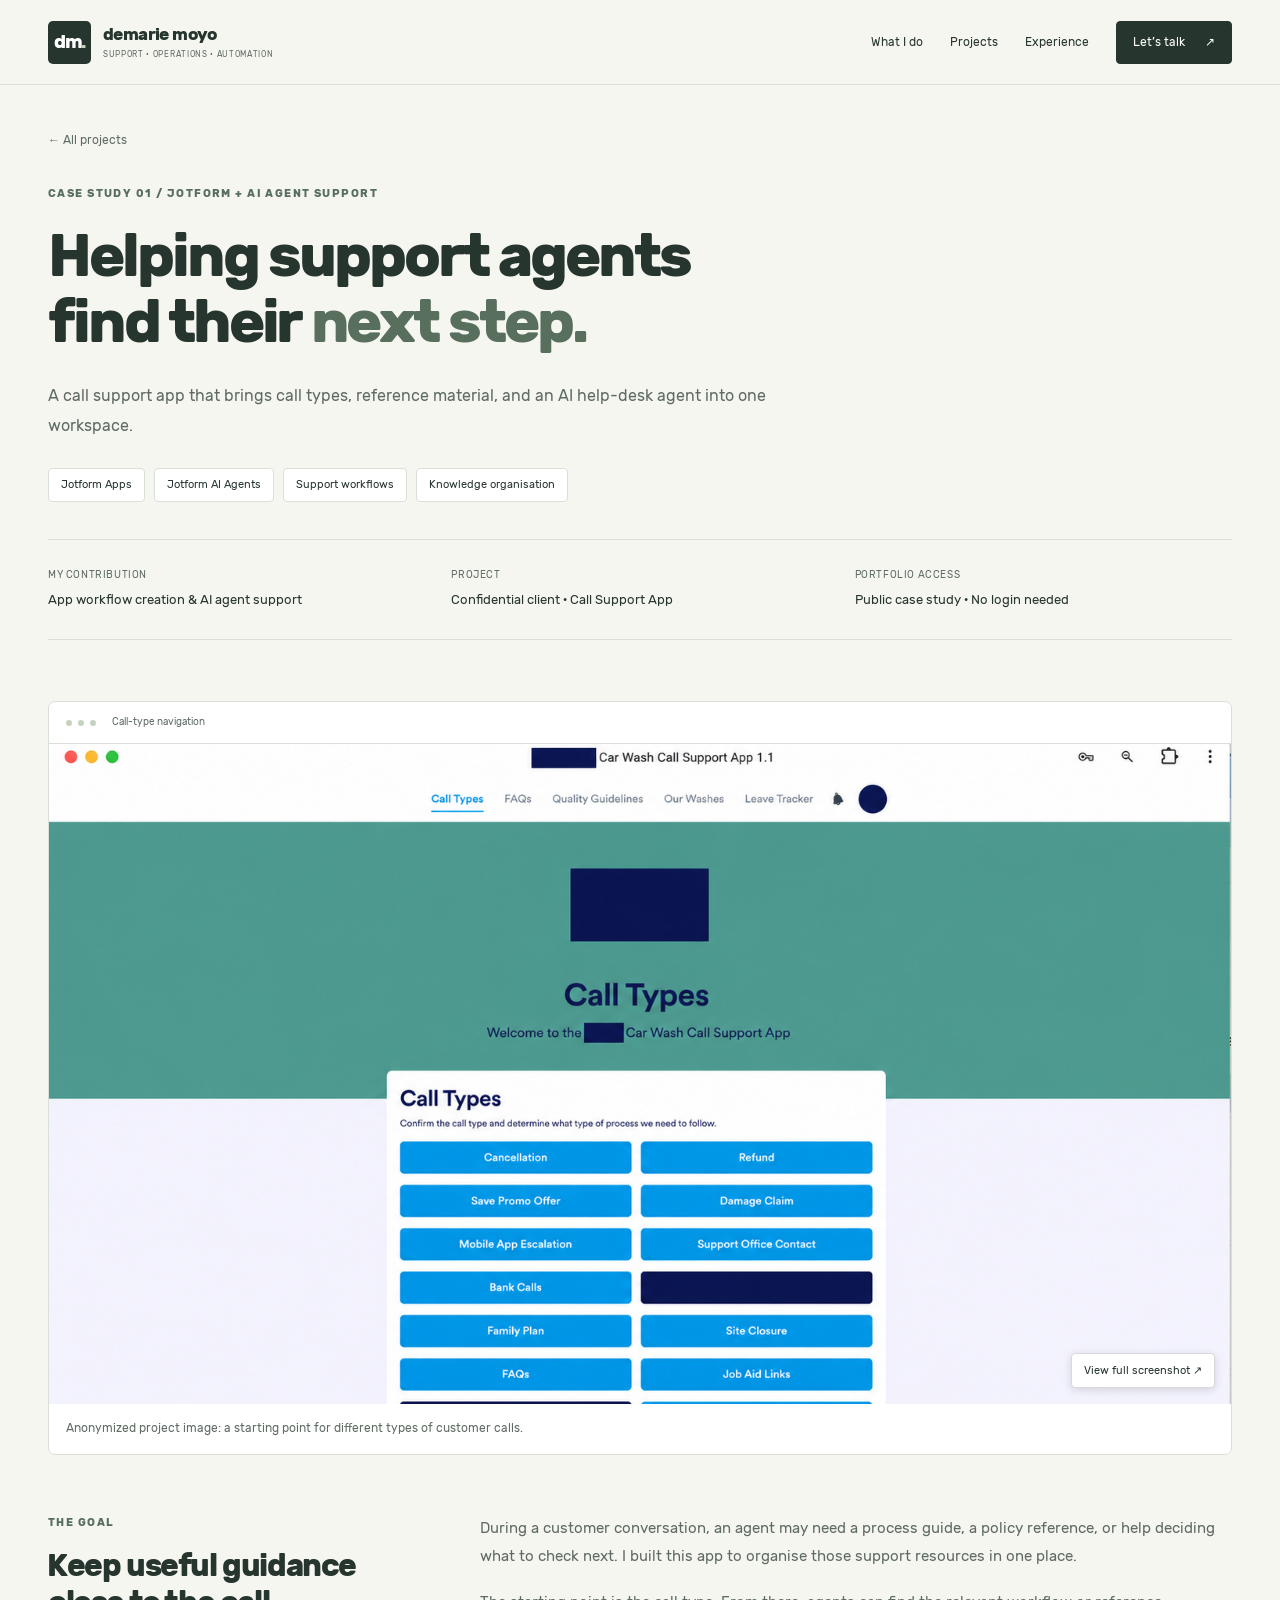
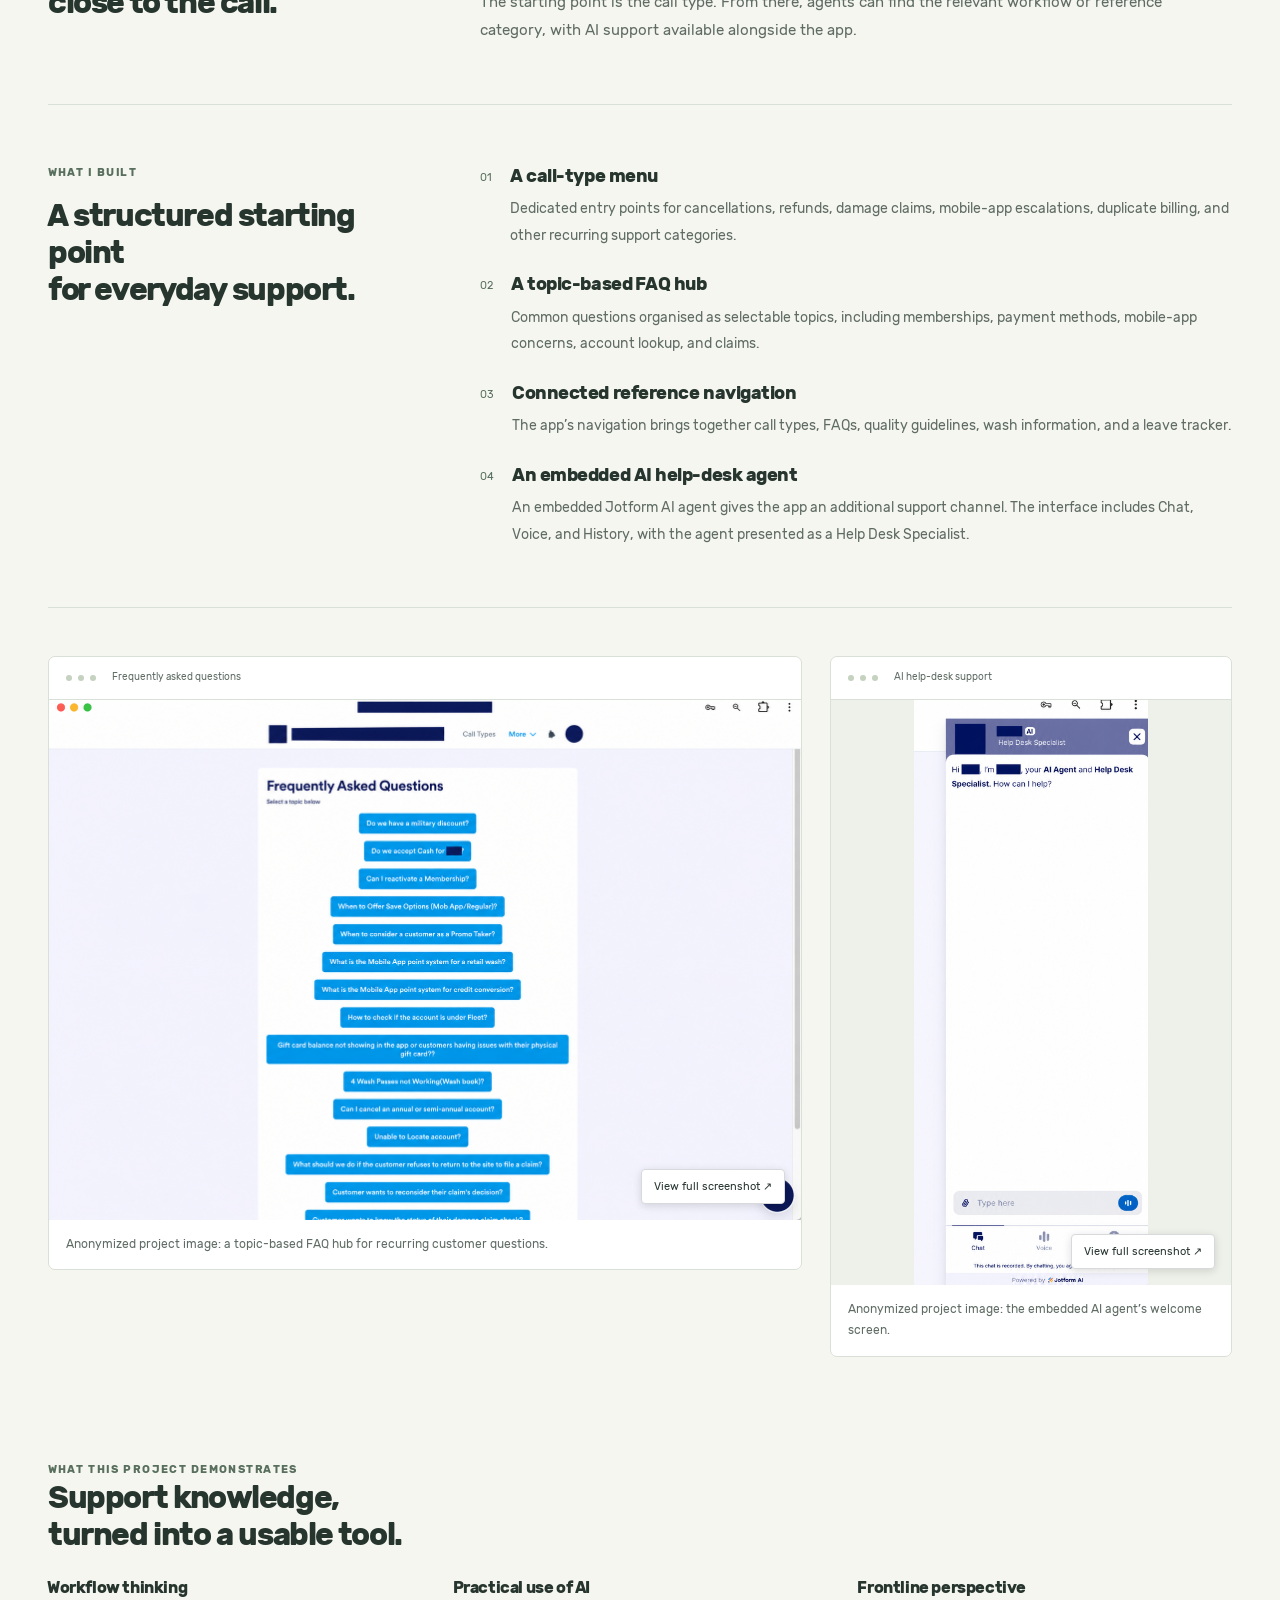
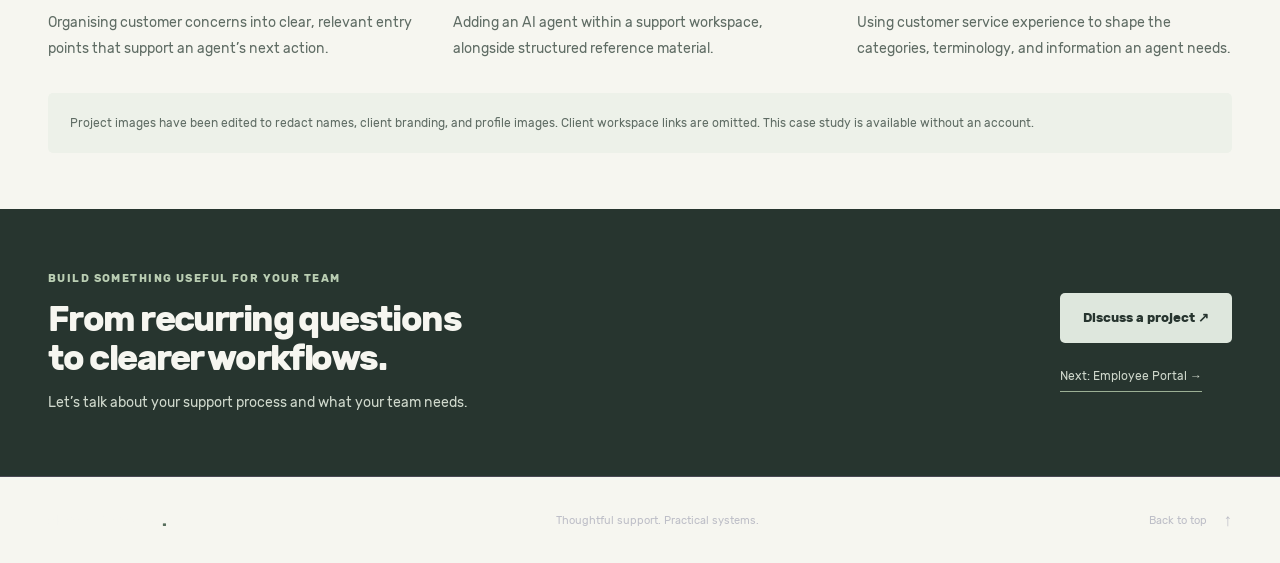
<file: jotform-case-study.html>
<!doctype html><html lang="en"><head><meta charset="utf-8"><meta name="viewport" content="width=device-width,initial-scale=1"><meta name="theme-color" content="#27352f"><title>Jotform Call Support App &amp; AI Support | Demarie Moyo</title><meta name="description" content="A case study of Demarie Moyo’s Jotform call support workflow, FAQ hub, and embedded AI help-desk agent, with anonymized project images."><meta property="og:type" content="article"><meta property="og:title" content="Jotform Call Support App &amp; AI Support | Demarie Moyo"><meta property="og:description" content="A case study of Demarie Moyo’s Jotform call support workflow, FAQ hub, and embedded AI help-desk agent, with anonymized project images."><link rel="icon" href="assets/favicon.svg" type="image/svg+xml"><link rel="stylesheet" href="styles.css"><link rel="stylesheet" href="case-studies.css"><link rel="stylesheet" href="professional.css"><script src="script.js" defer></script><script src="case-studies.js" defer></script><link rel="canonical" href="https://demadahan-ux.github.io/jotform-case-study.html"><meta property="og:url" content="https://demadahan-ux.github.io/jotform-case-study.html"></head><body><a class="skip-link" href="#main">Skip to content</a><header class="site-header"><div class="nav-wrap wrap"><a class="brand" href="index.html" aria-label="Demarie Moyo, home"><span class="brand-mark" aria-hidden="true">dm<span>.</span></span><span>demarie moyo<span class="brand-caption">SUPPORT · OPERATIONS · AUTOMATION</span></span></a><button class="menu-toggle" type="button" aria-label="Open navigation" aria-controls="navigation" aria-expanded="false"><span></span><span></span></button><nav id="navigation" aria-label="Main navigation"><a href="index.html#services">What I do</a><a href="index.html#projects">Projects</a><a href="index.html#experience">Experience</a><a class="nav-contact" href="index.html#contact">Let’s talk <span aria-hidden="true">↗</span></a></nav></div></header><main id="main"><div class="wrap"><section class="case-hero"><a class="breadcrumb" href="index.html#projects">← All projects</a><p class="eyebrow">CASE STUDY 01 / JOTFORM + AI AGENT SUPPORT</p><h1>Helping support agents<br>find their <em>next step.</em></h1><p class="case-summary">A call support app that brings call types, reference material, and an AI help-desk agent into one workspace.</p><div class="case-tags"><span>Jotform Apps</span><span>Jotform AI Agents</span><span>Support workflows</span><span>Knowledge organisation</span></div><dl class="case-facts"><div><dt>MY CONTRIBUTION</dt><dd>App workflow creation & AI agent support</dd></div><div><dt>PROJECT</dt><dd>Confidential client · Call Support App</dd></div><div><dt>PORTFOLIO ACCESS</dt><dd>Public case study · No login needed</dd></div></dl></section><figure class="case-shot hero-shot"><div class="shot-toolbar"><i></i><i></i><i></i><span>Call-type navigation</span></div><button class="shot-open" type="button" data-full-image="assets/projects/jotform-call-workflow.png" data-title="Call-type navigation" data-caption="Anonymized project image: a starting point for different types of customer calls." aria-label="Enlarge Call-type navigation"><img src="assets/projects/jotform-call-workflow.png" alt="Anonymized Jotform call support app with a menu of cancellations, refunds, claims, escalations, and other call types." loading="lazy" width="2048" height="1411"><span class="shot-zoom" aria-hidden="true">View full screenshot ↗</span></button><figcaption>Anonymized project image: a starting point for different types of customer calls.</figcaption></figure><section class="case-copy"><div><p class="eyebrow">THE GOAL</p><h2>Keep useful guidance<br>close to the call.</h2></div><div class="copy-block"><p>During a customer conversation, an agent may need a process guide, a policy reference, or help deciding what to check next. I built this app to organise those support resources in one place.</p><p>The starting point is the call type. From there, agents can find the relevant workflow or reference category, with AI support available alongside the app.</p></div></section><section class="case-copy"><div><p class="eyebrow">WHAT I BUILT</p><h2>A structured starting point<br>for everyday support.</h2></div><div class="copy-block"><ol class="feature-list"><li><span class="feature-count">01</span><div><h3>A call-type menu</h3><p>Dedicated entry points for cancellations, refunds, damage claims, mobile-app escalations, duplicate billing, and other recurring support categories.</p></div></li><li><span class="feature-count">02</span><div><h3>A topic-based FAQ hub</h3><p>Common questions organised as selectable topics, including memberships, payment methods, mobile-app concerns, account lookup, and claims.</p></div></li><li><span class="feature-count">03</span><div><h3>Connected reference navigation</h3><p>The app’s navigation brings together call types, FAQs, quality guidelines, wash information, and a leave tracker.</p></div></li><li><span class="feature-count">04</span><div><h3>An embedded AI help-desk agent</h3><p>An embedded Jotform AI agent gives the app an additional support channel. The interface includes Chat, Voice, and History, with the agent presented as a Help Desk Specialist.</p></div></li></ol></div></section><div class="case-gallery"><figure class="case-shot "><div class="shot-toolbar"><i></i><i></i><i></i><span>Frequently asked questions</span></div><button class="shot-open" type="button" data-full-image="assets/projects/jotform-faq-hub.png" data-title="Frequently asked questions" data-caption="Anonymized project image: a topic-based FAQ hub for recurring customer questions." aria-label="Enlarge Frequently asked questions"><img src="assets/projects/jotform-faq-hub.png" alt="Anonymized Jotform FAQ screen showing a list of common support topics." loading="lazy" width="2047" height="1416"><span class="shot-zoom" aria-hidden="true">View full screenshot ↗</span></button><figcaption>Anonymized project image: a topic-based FAQ hub for recurring customer questions.</figcaption></figure><figure class="case-shot "><div class="shot-toolbar"><i></i><i></i><i></i><span>AI help-desk support</span></div><button class="shot-open" type="button" data-full-image="assets/projects/ai-help-desk.png" data-title="AI help-desk support" data-caption="Anonymized project image: the embedded AI agent’s welcome screen." aria-label="Enlarge AI help-desk support"><img src="assets/projects/ai-help-desk.png" alt="Original AI support Help Desk Specialist interface with Chat, Voice, and History tabs." loading="lazy" width="626" height="1562"><span class="shot-zoom" aria-hidden="true">View full screenshot ↗</span></button><figcaption>Anonymized project image: the embedded AI agent’s welcome screen.</figcaption></figure></div><section class="case-outcome"><p class="eyebrow">WHAT THIS PROJECT DEMONSTRATES</p><h2>Support knowledge,<br>turned into a usable tool.</h2><div class="outcome-grid"><div><h3>Workflow thinking</h3><p>Organising customer concerns into clear, relevant entry points that support an agent’s next action.</p></div><div><h3>Practical use of AI</h3><p>Adding an AI agent within a support workspace, alongside structured reference material.</p></div><div><h3>Frontline perspective</h3><p>Using customer service experience to shape the categories, terminology, and information an agent needs.</p></div></div><p class="case-disclosure">Project images have been edited to redact names, client branding, and profile images. Client workspace links are omitted. This case study is available without an account.</p></section></div><section class="case-next"><div class="wrap case-next-inner"><div><p class="eyebrow">BUILD SOMETHING USEFUL FOR YOUR TEAM</p><h2>From recurring questions<br>to <em>clearer workflows.</em></h2><p>Let’s talk about your support process and what your team needs.</p></div><div class="case-next-actions"><a class="button light" href="contact.html">Discuss a project ↗</a><a class="text-link" href="employee-portal.html">Next: Employee Portal →</a></div></div></section></main><footer class="site-footer"><div class="wrap footer-inner"><a class="footer-name" href="index.html">demarie moyo<span>.</span></a><p>Thoughtful support. Practical systems.</p><a href="#main" class="back-top">Back to top <span aria-hidden="true">↑</span></a></div></footer><dialog class="image-dialog" id="image-dialog" aria-labelledby="image-dialog-title"><div class="image-dialog-header"><span id="image-dialog-title">Project screenshot</span><button type="button" data-close-image>Close ✕</button></div><img alt="" src="assets/projects/employee-portal-overview.png" width="2048" height="1170"><p class="image-dialog-caption"></p></dialog></body></html>
</file>
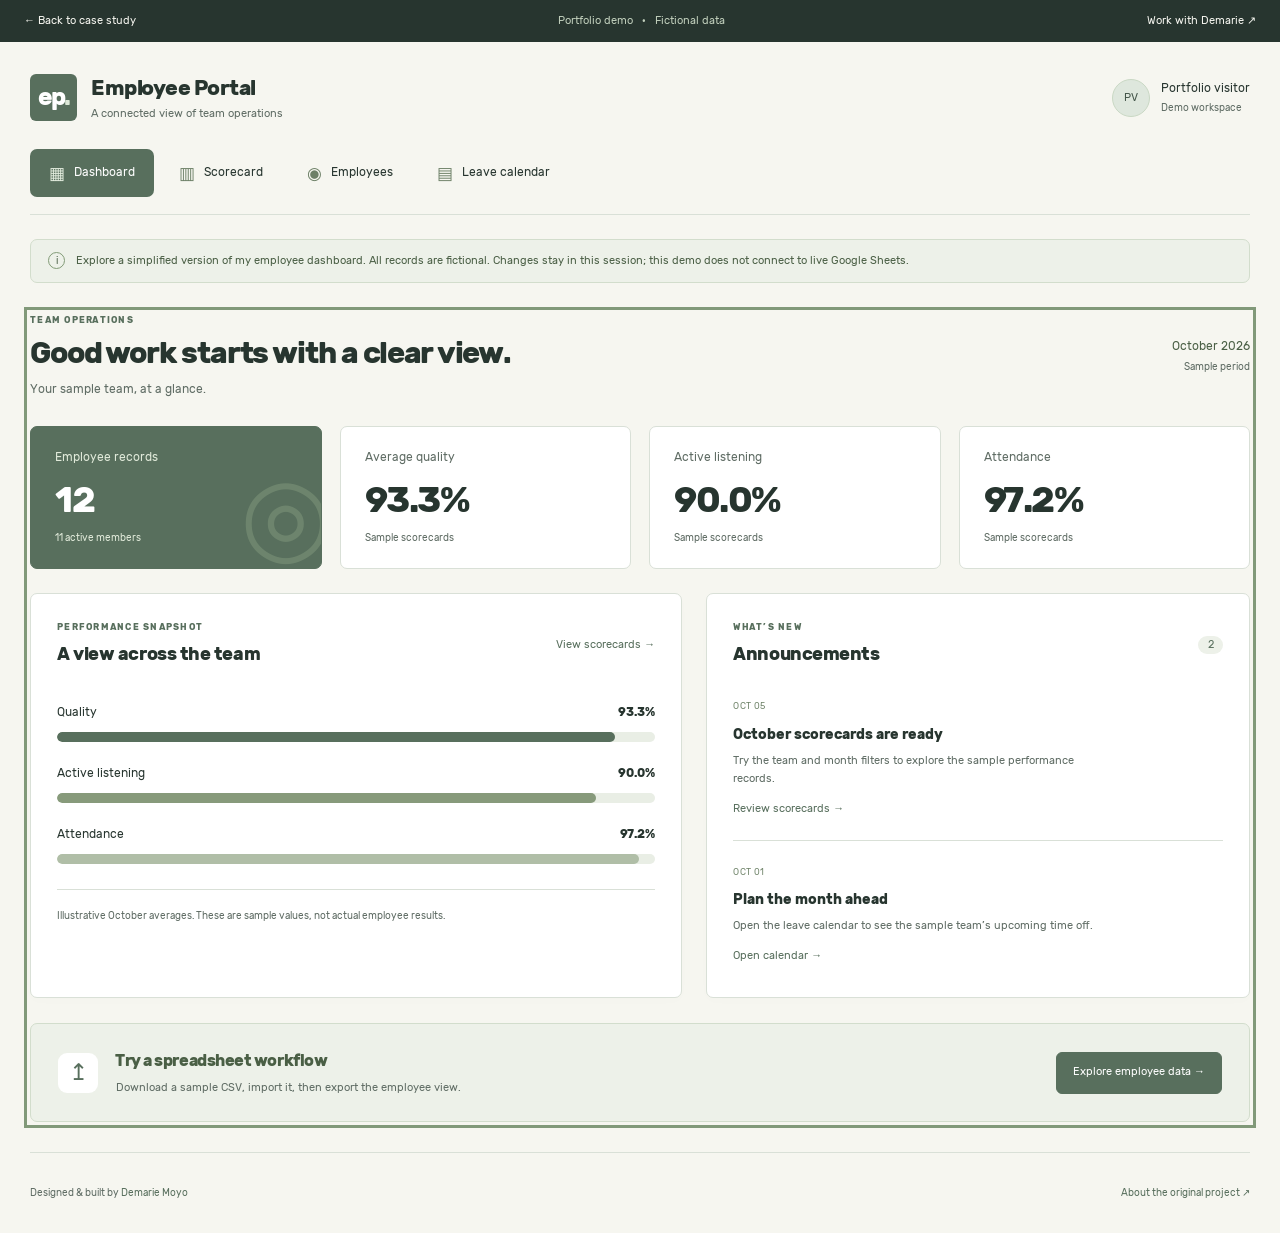
<file: demo/employee-portal.html>
<!doctype html>
<html lang="en">
<head>
  <meta charset="utf-8">
  <meta name="viewport" content="width=device-width,initial-scale=1">
  <meta name="theme-color" content="#f1f5fa">
  <meta name="description" content="Explore Demarie Moyo’s employee portal concept through a public, interactive demo with fictional records, scorecards, a leave calendar, and CSV import and export.">
  <title>Employee Portal Demo | Demarie Moyo</title>
  <link rel="icon" href="../assets/favicon.svg" type="image/svg+xml">
  <link rel="stylesheet" href="demo.css">
  <script type="module" src="demo.mjs"></script>
<link rel="canonical" href="https://demadahan-ux.github.io/demo/employee-portal.html"><meta property="og:url" content="https://demadahan-ux.github.io/demo/employee-portal.html"></head>
<body>
  <a class="skip" href="#main">Skip to dashboard</a>
  <div class="portfolio-bar"><a href="../employee-portal.html">← Back to case study</a><span>Portfolio demo <span class="dot">·</span> Fictional data</span><a href="../index.html#contact">Work with Demarie ↗</a></div>
  <div class="app-shell">
    <header class="portal-header"><a class="portal-brand" href="#dashboard"><span class="brand-icon" aria-hidden="true">ep<span>.</span></span><span>Employee Portal<small>A connected view of team operations</small></span></a><div class="profile"><span class="avatar" aria-hidden="true">PV</span><span>Portfolio visitor<small>Demo workspace</small></span></div></header>
    <nav class="tabs" aria-label="Portal views" role="tablist">
      <button id="tab-dashboard" type="button" role="tab" aria-selected="true" aria-controls="dashboard" tabindex="0"><span aria-hidden="true">▦</span> Dashboard</button>
      <button id="tab-scorecard" type="button" role="tab" aria-selected="false" aria-controls="scorecard" tabindex="-1"><span aria-hidden="true">▥</span> Scorecard</button>
      <button id="tab-employees" type="button" role="tab" aria-selected="false" aria-controls="employees" tabindex="-1"><span aria-hidden="true">◉</span> Employees</button>
      <button id="tab-leave" type="button" role="tab" aria-selected="false" aria-controls="leave" tabindex="-1"><span aria-hidden="true">▤</span> Leave calendar</button>
    </nav>
    <main id="main">
      <div class="demo-notice"><span class="notice-icon" aria-hidden="true">i</span><p>Explore a simplified version of my employee dashboard. All records are fictional. Changes stay in this session; this demo does not connect to live Google Sheets.</p></div>
      <noscript><p class="demo-notice">Enable JavaScript to use the interactive demo. You can also <a href="../employee-portal.html">read the case study</a>.</p></noscript>
      <section id="dashboard" class="view" role="tabpanel" aria-labelledby="tab-dashboard" tabindex="0">
        <div class="view-heading"><div><p class="eyebrow">TEAM OPERATIONS</p><h1>Good work starts with a clear view.</h1><p>Your sample team, at a glance.</p></div><span class="period">October 2026 <span>Sample period</span></span></div>
        <div class="metrics">
          <article class="metric primary-metric"><p>Employee records</p><strong id="employee-count">12</strong><span id="active-count">11 active members</span><div class="metric-motif" aria-hidden="true">◎</div></article>
          <article class="metric"><p>Average quality</p><strong id="quality-metric">—</strong><span>Sample scorecards</span></article>
          <article class="metric"><p>Active listening</p><strong id="listening-metric">—</strong><span>Sample scorecards</span></article>
          <article class="metric"><p>Attendance</p><strong id="attendance-metric">—</strong><span>Sample scorecards</span></article>
        </div>
        <div class="dashboard-grid">
          <article class="panel performance-panel"><div class="panel-title"><div><p class="eyebrow">PERFORMANCE SNAPSHOT</p><h2>A view across the team</h2></div><button class="text-button" type="button" data-go="scorecard">View scorecards →</button></div><div id="performance-bars" class="performance-bars"></div><p class="panel-footnote">Illustrative October averages. These are sample values, not actual employee results.</p></article>
          <article class="panel"><div class="panel-title"><div><p class="eyebrow">WHAT’S NEW</p><h2>Announcements</h2></div><span class="count-pill">2</span></div><div class="announcement"><span class="announcement-date">OCT 05</span><h3>October scorecards are ready</h3><p>Try the team and month filters to explore the sample performance records.</p><button class="text-button" type="button" data-go="scorecard">Review scorecards →</button></div><div class="announcement"><span class="announcement-date">OCT 01</span><h3>Plan the month ahead</h3><p>Open the leave calendar to see the sample team’s upcoming time off.</p><button class="text-button" type="button" data-go="leave">Open calendar →</button></div></article>
        </div>
        <div class="quick-start"><div><span class="quick-icon" aria-hidden="true">↥</span><div><h2>Try a spreadsheet workflow</h2><p>Download a sample CSV, import it, then export the employee view.</p></div></div><button class="button" type="button" data-go="employees">Explore employee data →</button></div>
      </section>
      <section id="scorecard" class="view" role="tabpanel" aria-labelledby="tab-scorecard" tabindex="0" hidden>
        <div class="view-heading"><div><p class="eyebrow">PERFORMANCE</p><h1>Scorecards</h1><p>Find the relevant record. See the bigger picture.</p></div><button type="button" id="export-scores" class="button">Download view ↓</button></div>
        <div class="panel table-panel"><div class="filters"><label>Month<select id="score-month"><option value="10">October 2026</option><option value="9">September 2026</option></select></label><label>Team<select id="score-team"><option value="all">All teams</option><option>Orchid</option><option>Maple</option><option>Cedar</option></select></label><label class="search-field">Find an agent<input id="score-search" type="search" placeholder="Search by name or ID"></label><label class="check-label"><input type="checkbox" id="top-five"> Top 5 only</label></div><div class="table-meta"><span id="score-count" role="status" aria-live="polite"></span><span>Ranked by overall score</span></div><div class="table-scroll" tabindex="0" aria-label="Scorecards, scroll horizontally for all columns"><table><caption class="sr-only">Fictional employee performance scorecards</caption><thead><tr><th scope="col">Rank</th><th scope="col">Employee</th><th scope="col">Team</th><th scope="col">Overall</th><th scope="col">Quality</th><th scope="col">Listening</th><th scope="col">Attendance</th><th scope="col">Save rate</th></tr></thead><tbody id="score-rows"></tbody></table></div></div>
        <p class="below-note">The overall score in this demo is the average of quality, active listening, and attendance. The original application’s scoring logic is not reproduced.</p>
      </section>
      <section id="employees" class="view" role="tabpanel" aria-labelledby="tab-employees" tabindex="0" hidden>
        <div class="view-heading"><div><p class="eyebrow">PEOPLE & RECORDS</p><h1>Employee directory</h1><p>A central place to find and work with team information.</p></div><div class="button-group"><button type="button" id="download-sample" class="button secondary">Sample CSV ↓</button><button type="button" id="import-trigger" class="button">Import CSV ↑</button><input id="import-file" class="sr-only" type="file" accept=".csv,text/csv" tabindex="-1" aria-label="Import a sample employee CSV"></div></div>
        <div class="import-help"><p><strong>Try it:</strong> download the sample CSV, then import it here. Import replaces this demo’s employee list for the current session.</p><button type="button" class="text-button" id="reset-data">Reset sample data ↺</button></div>
        <p id="import-status" class="import-status" role="status" aria-live="polite"></p>
        <div class="panel table-panel"><div class="filters"><label class="search-field">Find an employee<input id="employee-search" type="search" placeholder="Search name, email, or employee ID"></label><label>Team<select id="employee-team"><option value="all">All teams</option><option>Orchid</option><option>Maple</option><option>Cedar</option></select></label><label>Status<select id="employee-status"><option value="all">All statuses</option><option>Active</option><option>On leave</option></select></label><button type="button" id="export-employees" class="button secondary export-button">Export view ↓</button></div><div class="table-meta"><span id="directory-count" role="status" aria-live="polite"></span><span>Fictional employee records</span></div><div class="table-scroll" tabindex="0" aria-label="Employees, scroll horizontally for all columns"><table><caption class="sr-only">Fictional employee directory</caption><thead><tr><th scope="col">Employee</th><th scope="col">Email</th><th scope="col">Team</th><th scope="col">Role</th><th scope="col">Status</th></tr></thead><tbody id="employee-rows"></tbody></table></div></div>
        <p class="below-note">CSV columns: id, name, email, team, role, status. Use sample records only. Maximum 500 rows and 100 KB; values are displayed as text.</p>
      </section>
      <section id="leave" class="view" role="tabpanel" aria-labelledby="tab-leave" tabindex="0" hidden>
        <div class="view-heading"><div><p class="eyebrow">TEAM PLANNING</p><h1>Leave calendar</h1><p>See approved time off and plan team coverage.</p></div><span class="calendar-key"><i></i> Approved sample leave</span></div>
        <div class="calendar-layout"><div class="panel calendar-panel"><div class="calendar-controls"><button type="button" id="previous-month" class="square-button" aria-label="Previous month">←</button><h2 id="calendar-month" aria-live="polite">October 2026</h2><button type="button" id="next-month" class="square-button" aria-label="Next month">→</button><button type="button" id="sample-month" class="text-button">Sample month</button></div><div class="calendar-scroll"><div class="calendar-weekdays" aria-hidden="true"><span>Mon</span><span>Tue</span><span>Wed</span><span>Thu</span><span>Fri</span><span>Sat</span><span>Sun</span></div><div id="calendar-days" class="calendar-days" aria-label="Monthly leave calendar"></div></div></div><aside class="panel leave-list-panel"><p class="eyebrow">THIS MONTH</p><h2>Scheduled leave</h2><ul id="leave-list" class="leave-list"></ul><p class="panel-footnote">This demo shows approved leave only. The original portal also includes request-management views.</p></aside></div>
      </section>
    </main>
    <footer><span>Designed & built by <a href="../index.html">Demarie Moyo</a></span><a href="../employee-portal.html">About the original project ↗</a></footer>
  </div>
</body>
</html>
</file>
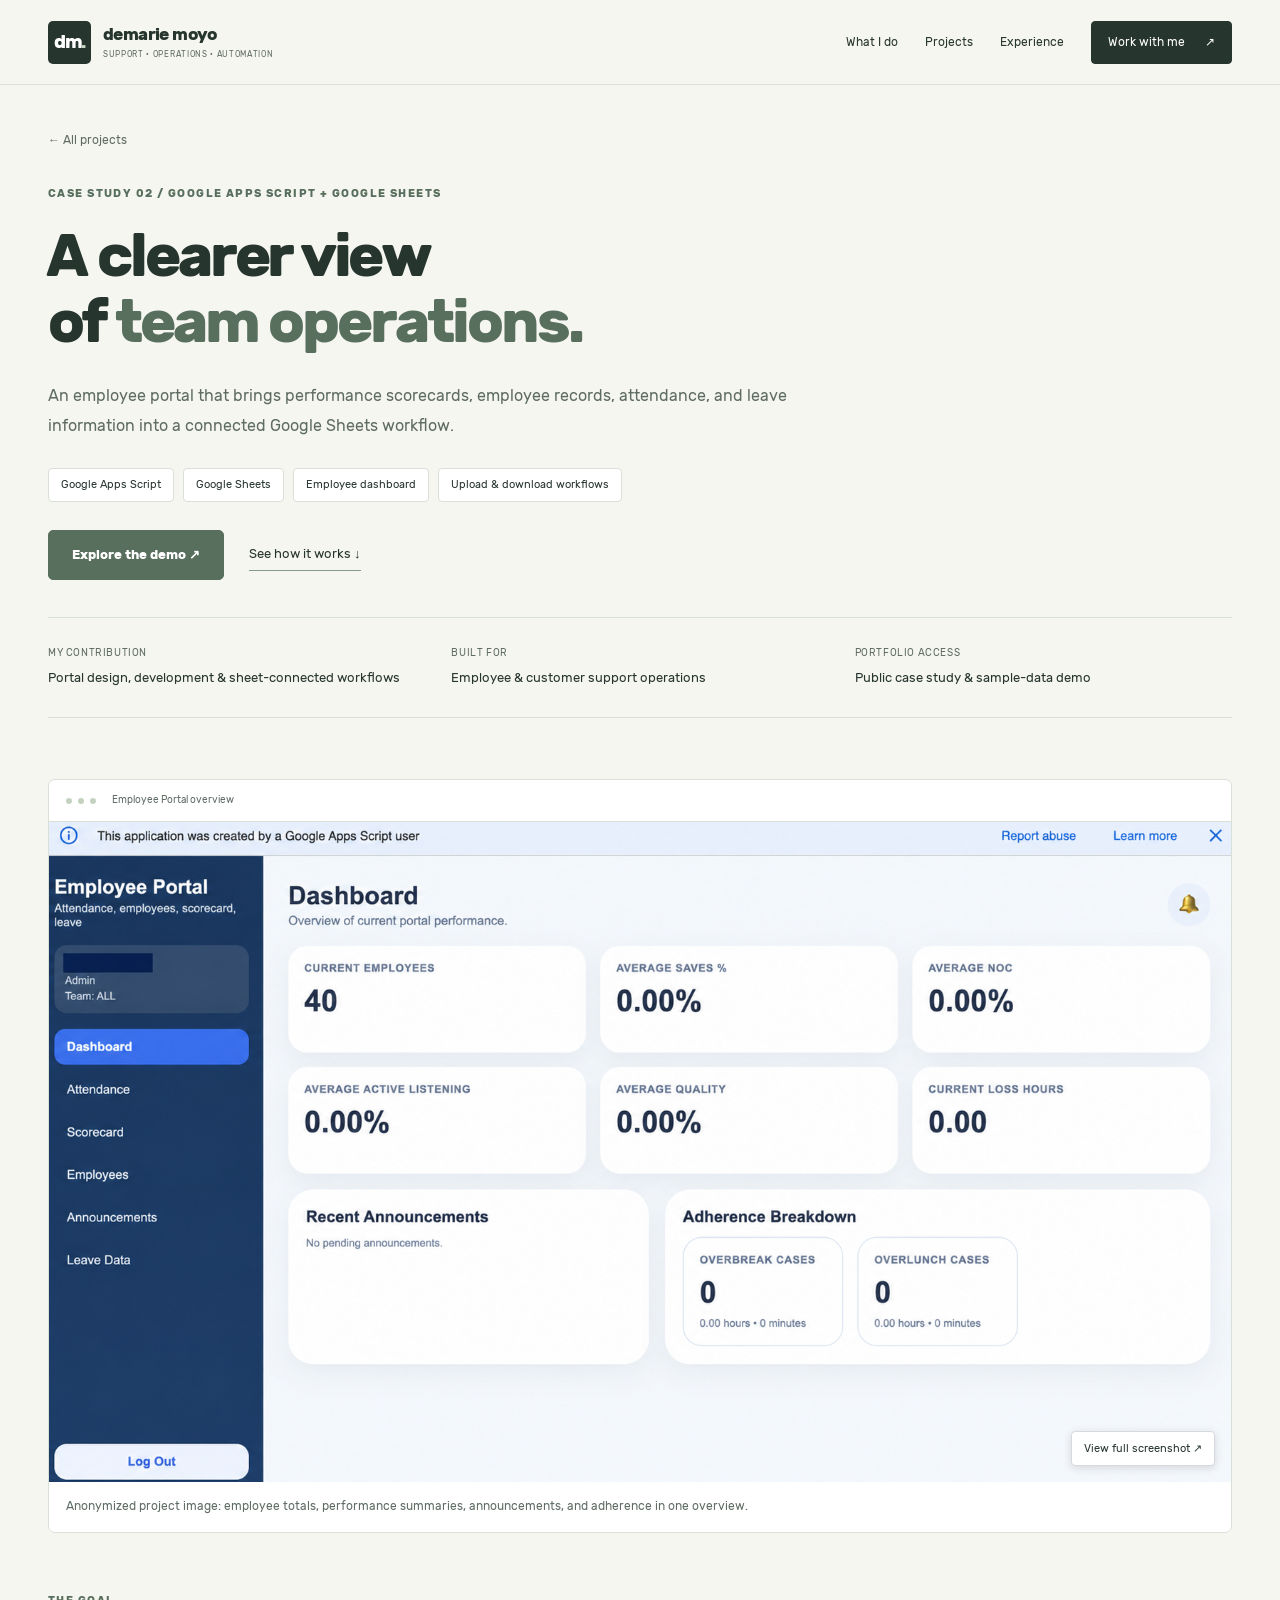
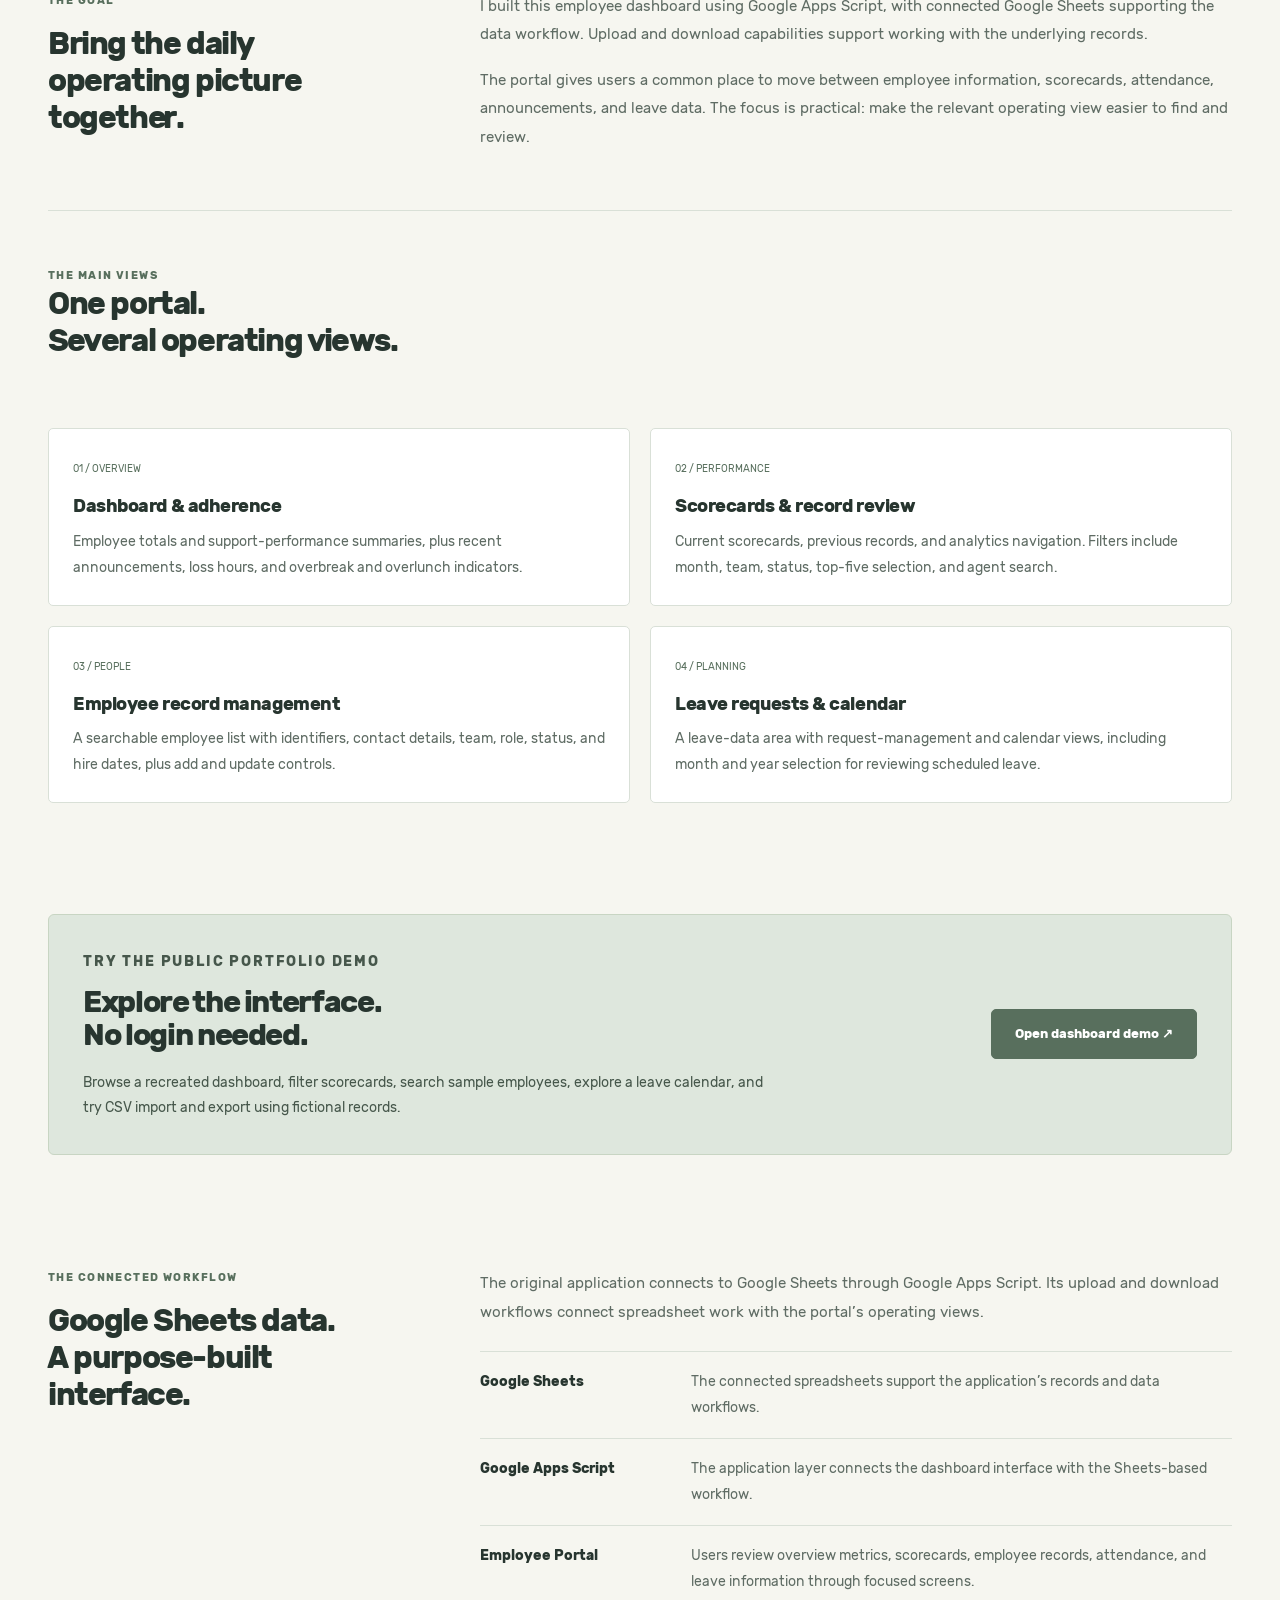
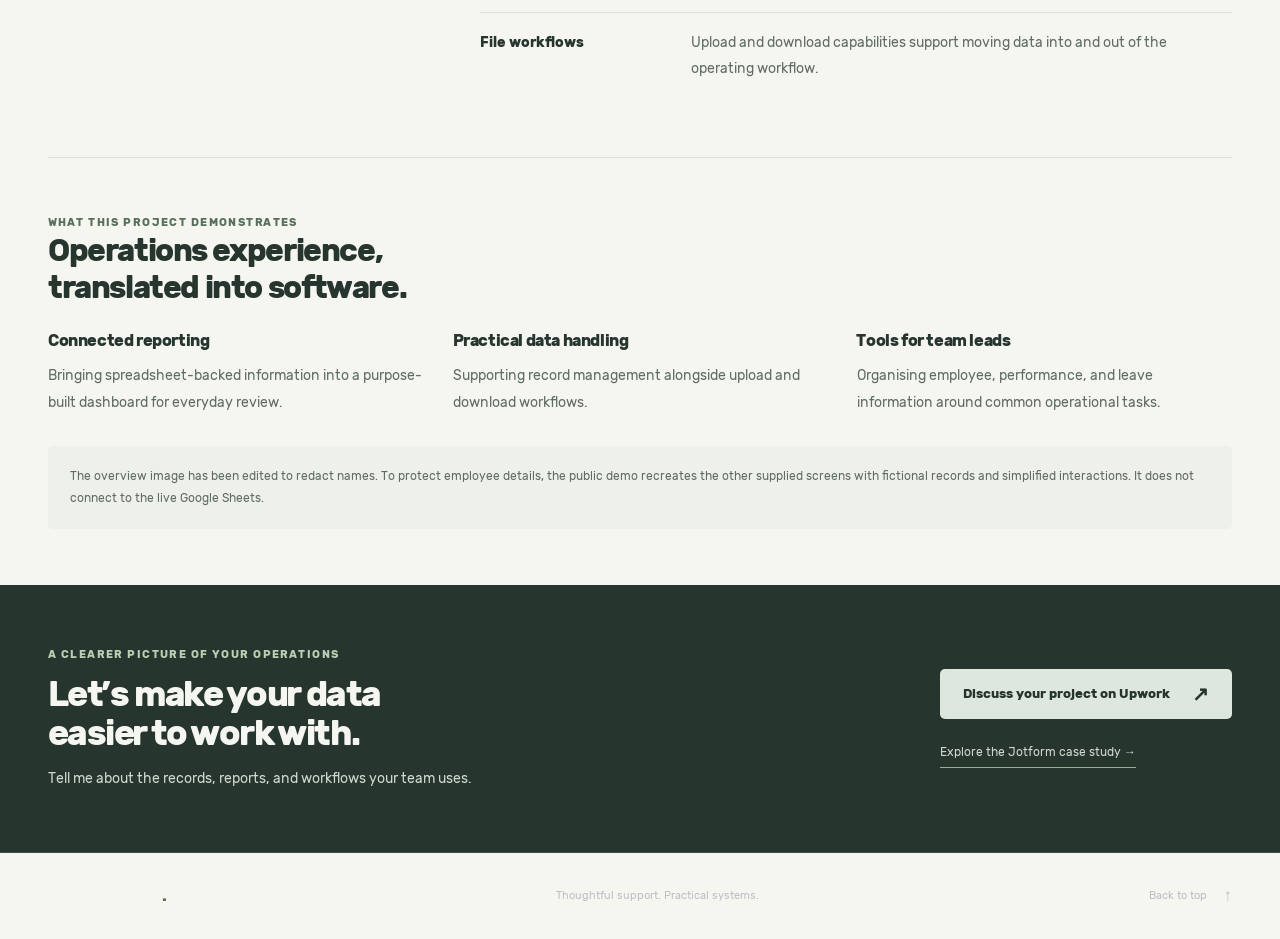
<file: upwork/employee-portal.html>
<!doctype html><html lang="en"><head><meta charset="utf-8"><meta name="viewport" content="width=device-width,initial-scale=1"><meta name="theme-color" content="#27352f"><title>Employee Portal — Apps Script &amp; Google Sheets | Demarie Moyo</title><meta name="description" content="Demarie Moyo’s employee dashboard connects Google Apps Script with Google Sheets. Explore the case study, anonymized overview screenshot, and a public demo with fictional data."><meta property="og:type" content="article"><meta property="og:title" content="Employee Portal — Apps Script &amp; Google Sheets | Demarie Moyo"><meta property="og:description" content="Demarie Moyo’s employee dashboard connects Google Apps Script with Google Sheets. Explore the case study, anonymized overview screenshot, and a public demo with fictional data."><link rel="icon" href="assets/favicon.svg" type="image/svg+xml"><link rel="stylesheet" href="styles.css"><link rel="stylesheet" href="case-studies.css"><link rel="stylesheet" href="professional.css"><link rel="stylesheet" href="upwork.css"><script src="script.js" defer></script><script src="case-studies.js" defer></script><link rel="canonical" href="https://demadahan-ux.github.io/upwork/employee-portal.html"><meta property="og:url" content="https://demadahan-ux.github.io/upwork/employee-portal.html"><meta name="robots" content="noindex,follow"></head><body><a class="skip-link" href="#main">Skip to content</a><header class="site-header"><div class="nav-wrap wrap"><a class="brand" href="index.html" aria-label="Demarie Moyo, home"><span class="brand-mark" aria-hidden="true">dm<span>.</span></span><span>demarie moyo<span class="brand-caption">SUPPORT · OPERATIONS · AUTOMATION</span></span></a><button class="menu-toggle" type="button" aria-label="Open navigation" aria-controls="navigation" aria-expanded="false"><span></span><span></span></button><nav id="navigation" aria-label="Main navigation"><a href="index.html#services">What I do</a><a href="index.html#projects">Projects</a><a href="index.html#experience">Experience</a><a class="nav-contact" href="https://www.upwork.com/freelancers/~019e5cc22eaa83d6d4" target="_blank" rel="noopener noreferrer">Work with me <span aria-hidden="true">↗</span><span class="sr-only"> (opens Upwork in a new tab)</span></a></nav></div></header><main id="main"><div class="wrap"><section class="case-hero"><a class="breadcrumb" href="index.html#projects">← All projects</a><p class="eyebrow">CASE STUDY 02 / GOOGLE APPS SCRIPT + GOOGLE SHEETS</p><h1>A clearer view<br>of <em>team operations.</em></h1><p class="case-summary">An employee portal that brings performance scorecards, employee records, attendance, and leave information into a connected Google Sheets workflow.</p><div class="case-tags"><span>Google Apps Script</span><span>Google Sheets</span><span>Employee dashboard</span><span>Upload & download workflows</span></div><div class="case-actions"><a class="button primary" href="demo/employee-portal.html">Explore the demo ↗</a><a class="text-link" href="#how-it-works">See how it works ↓</a></div><dl class="case-facts"><div><dt>MY CONTRIBUTION</dt><dd>Portal design, development & sheet-connected workflows</dd></div><div><dt>BUILT FOR</dt><dd>Employee & customer support operations</dd></div><div><dt>PORTFOLIO ACCESS</dt><dd>Public case study & sample-data demo</dd></div></dl></section><figure class="case-shot hero-shot"><div class="shot-toolbar"><i></i><i></i><i></i><span>Employee Portal overview</span></div><button class="shot-open" type="button" data-full-image="assets/projects/employee-portal-overview.png" data-title="Employee Portal overview" data-caption="Anonymized project image: employee totals, performance summaries, announcements, and adherence in one overview." aria-label="Enlarge Employee Portal overview"><img src="assets/projects/employee-portal-overview.png" alt="Anonymized Employee Portal dashboard showing employee and performance summaries, announcements, and adherence breakdown." loading="lazy" width="2048" height="1170"><span class="shot-zoom" aria-hidden="true">View full screenshot ↗</span></button><figcaption>Anonymized project image: employee totals, performance summaries, announcements, and adherence in one overview.</figcaption></figure><section class="case-copy"><div><p class="eyebrow">THE GOAL</p><h2>Bring the daily<br>operating picture together.</h2></div><div class="copy-block"><p>I built this employee dashboard using Google Apps Script, with connected Google Sheets supporting the data workflow. Upload and download capabilities support working with the underlying records.</p><p>The portal gives users a common place to move between employee information, scorecards, attendance, announcements, and leave data. The focus is practical: make the relevant operating view easier to find and review.</p></div></section><section class="case-outcome" aria-labelledby="modules-title"><p class="eyebrow">THE MAIN VIEWS</p><h2 id="modules-title">One portal.<br>Several operating views.</h2><div class="module-grid"><article class="module-tile"><span>01 / OVERVIEW</span><h3>Dashboard & adherence</h3><p>Employee totals and support-performance summaries, plus recent announcements, loss hours, and overbreak and overlunch indicators.</p></article><article class="module-tile"><span>02 / PERFORMANCE</span><h3>Scorecards & record review</h3><p>Current scorecards, previous records, and analytics navigation. Filters include month, team, status, top-five selection, and agent search.</p></article><article class="module-tile"><span>03 / PEOPLE</span><h3>Employee record management</h3><p>A searchable employee list with identifiers, contact details, team, role, status, and hire dates, plus add and update controls.</p></article><article class="module-tile"><span>04 / PLANNING</span><h3>Leave requests & calendar</h3><p>A leave-data area with request-management and calendar views, including month and year selection for reviewing scheduled leave.</p></article></div></section><section class="demo-invite"><div><p class="eyebrow">TRY THE PUBLIC PORTFOLIO DEMO</p><h2>Explore the interface.<br><em>No login needed.</em></h2><p>Browse a recreated dashboard, filter scorecards, search sample employees, explore a leave calendar, and try CSV import and export using fictional records.</p></div><a class="button primary" href="demo/employee-portal.html">Open dashboard demo ↗</a></section><section class="case-copy" id="how-it-works"><div><p class="eyebrow">THE CONNECTED WORKFLOW</p><h2>Google Sheets data.<br>A purpose-built interface.</h2></div><div class="copy-block"><p>The original application connects to Google Sheets through Google Apps Script. Its upload and download workflows connect spreadsheet work with the portal’s operating views.</p><table class="data-layers"><tbody><tr><th scope="row">Google Sheets</th><td>The connected spreadsheets support the application’s records and data workflows.</td></tr><tr><th scope="row">Google Apps Script</th><td>The application layer connects the dashboard interface with the Sheets-based workflow.</td></tr><tr><th scope="row">Employee Portal</th><td>Users review overview metrics, scorecards, employee records, attendance, and leave information through focused screens.</td></tr><tr><th scope="row">File workflows</th><td>Upload and download capabilities support moving data into and out of the operating workflow.</td></tr></tbody></table></div></section><section class="case-outcome"><p class="eyebrow">WHAT THIS PROJECT DEMONSTRATES</p><h2>Operations experience,<br>translated into software.</h2><div class="outcome-grid"><div><h3>Connected reporting</h3><p>Bringing spreadsheet-backed information into a purpose-built dashboard for everyday review.</p></div><div><h3>Practical data handling</h3><p>Supporting record management alongside upload and download workflows.</p></div><div><h3>Tools for team leads</h3><p>Organising employee, performance, and leave information around common operational tasks.</p></div></div><p class="case-disclosure">The overview image has been edited to redact names. To protect employee details, the public demo recreates the other supplied screens with fictional records and simplified interactions. It does not connect to the live Google Sheets.</p></section></div><section class="case-next"><div class="wrap case-next-inner"><div><p class="eyebrow">A CLEARER PICTURE OF YOUR OPERATIONS</p><h2>Let’s make your data<br><em>easier to work with.</em></h2><p>Tell me about the records, reports, and workflows your team uses.</p></div><div class="case-next-actions"><a class="button light" href="https://www.upwork.com/freelancers/~019e5cc22eaa83d6d4" target="_blank" rel="noopener noreferrer">Discuss your project on Upwork <span aria-hidden="true">↗</span><span class="sr-only"> (opens Upwork in a new tab)</span></a><a class="text-link" href="jotform-case-study.html">Explore the Jotform case study →</a></div></div></section></main><footer class="site-footer"><div class="wrap footer-inner"><a class="footer-name" href="index.html">demarie moyo<span>.</span></a><p>Thoughtful support. Practical systems.</p><a href="#main" class="back-top">Back to top <span aria-hidden="true">↑</span></a></div></footer><dialog class="image-dialog" id="image-dialog" aria-labelledby="image-dialog-title"><div class="image-dialog-header"><span id="image-dialog-title">Project screenshot</span><button type="button" data-close-image>Close ✕</button></div><img alt="" src="assets/projects/employee-portal-overview.png" width="2048" height="1170"><p class="image-dialog-caption"></p></dialog></body></html>
</file>
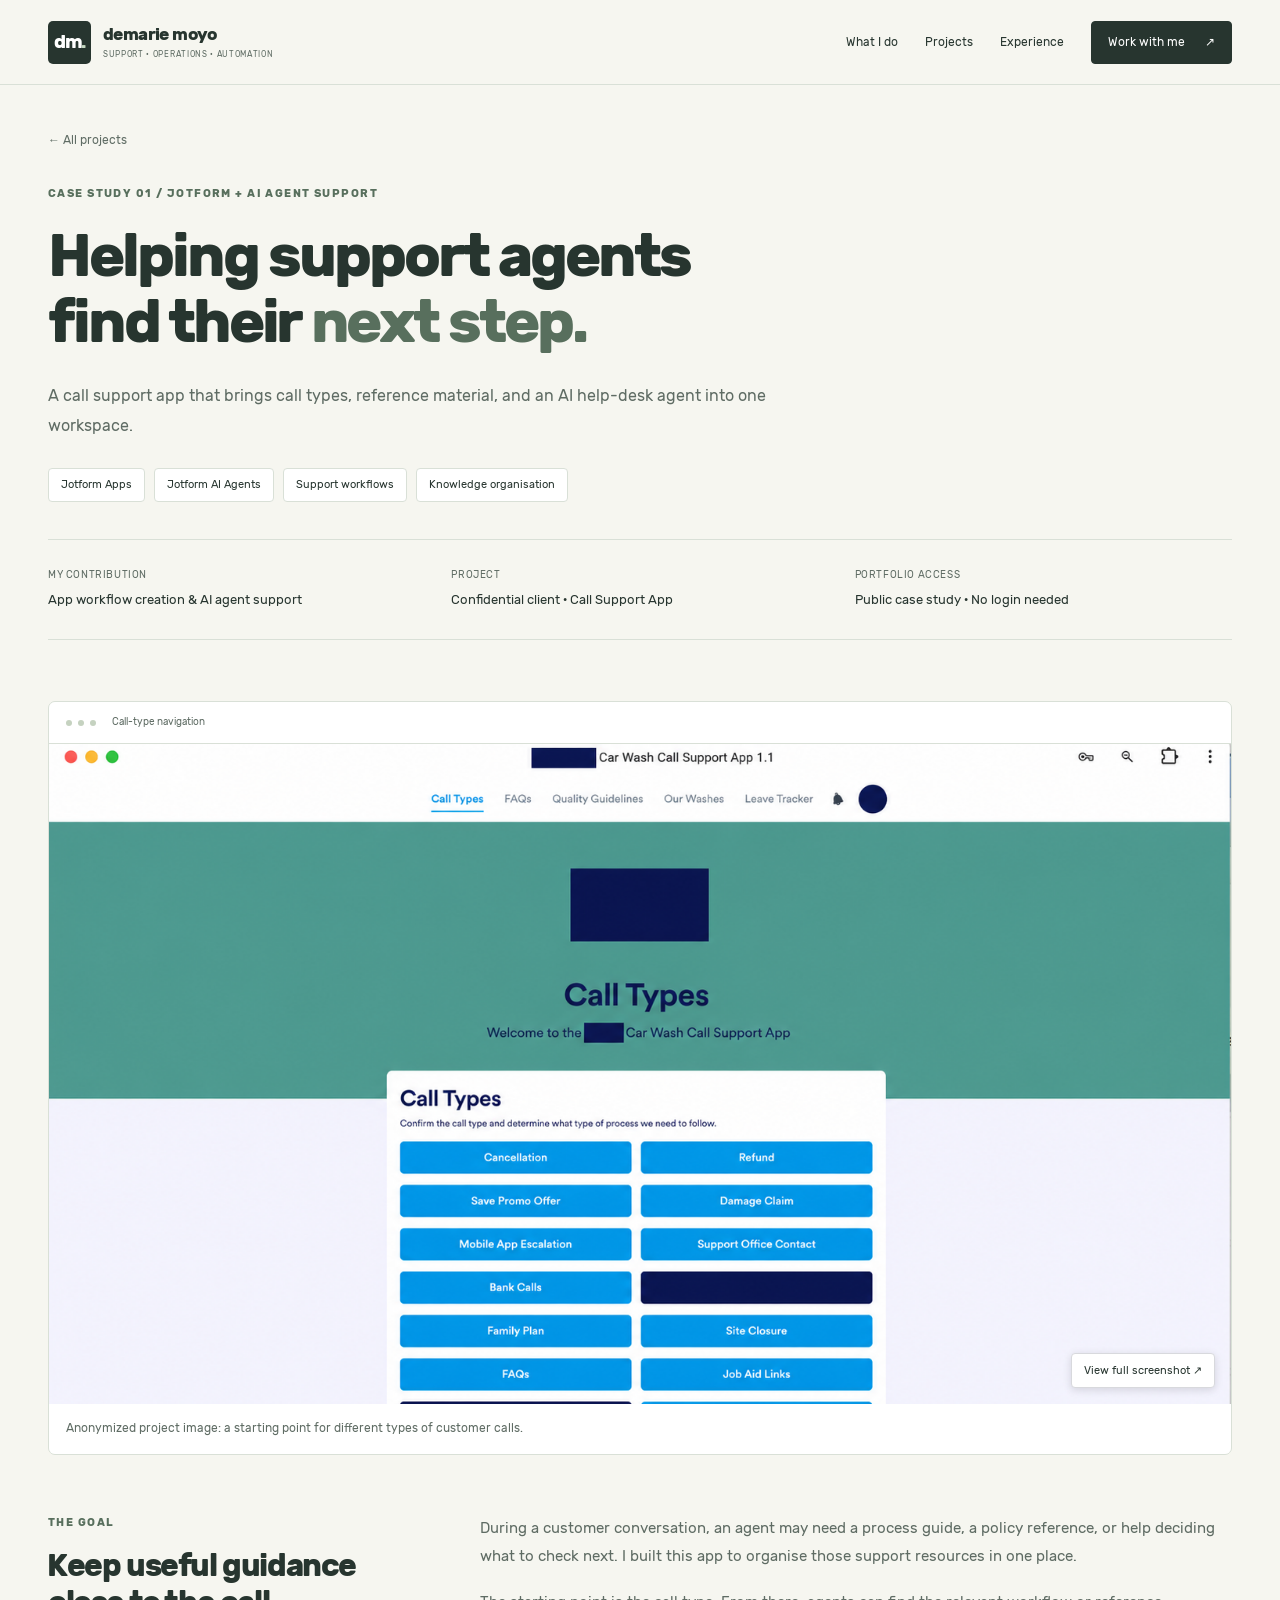
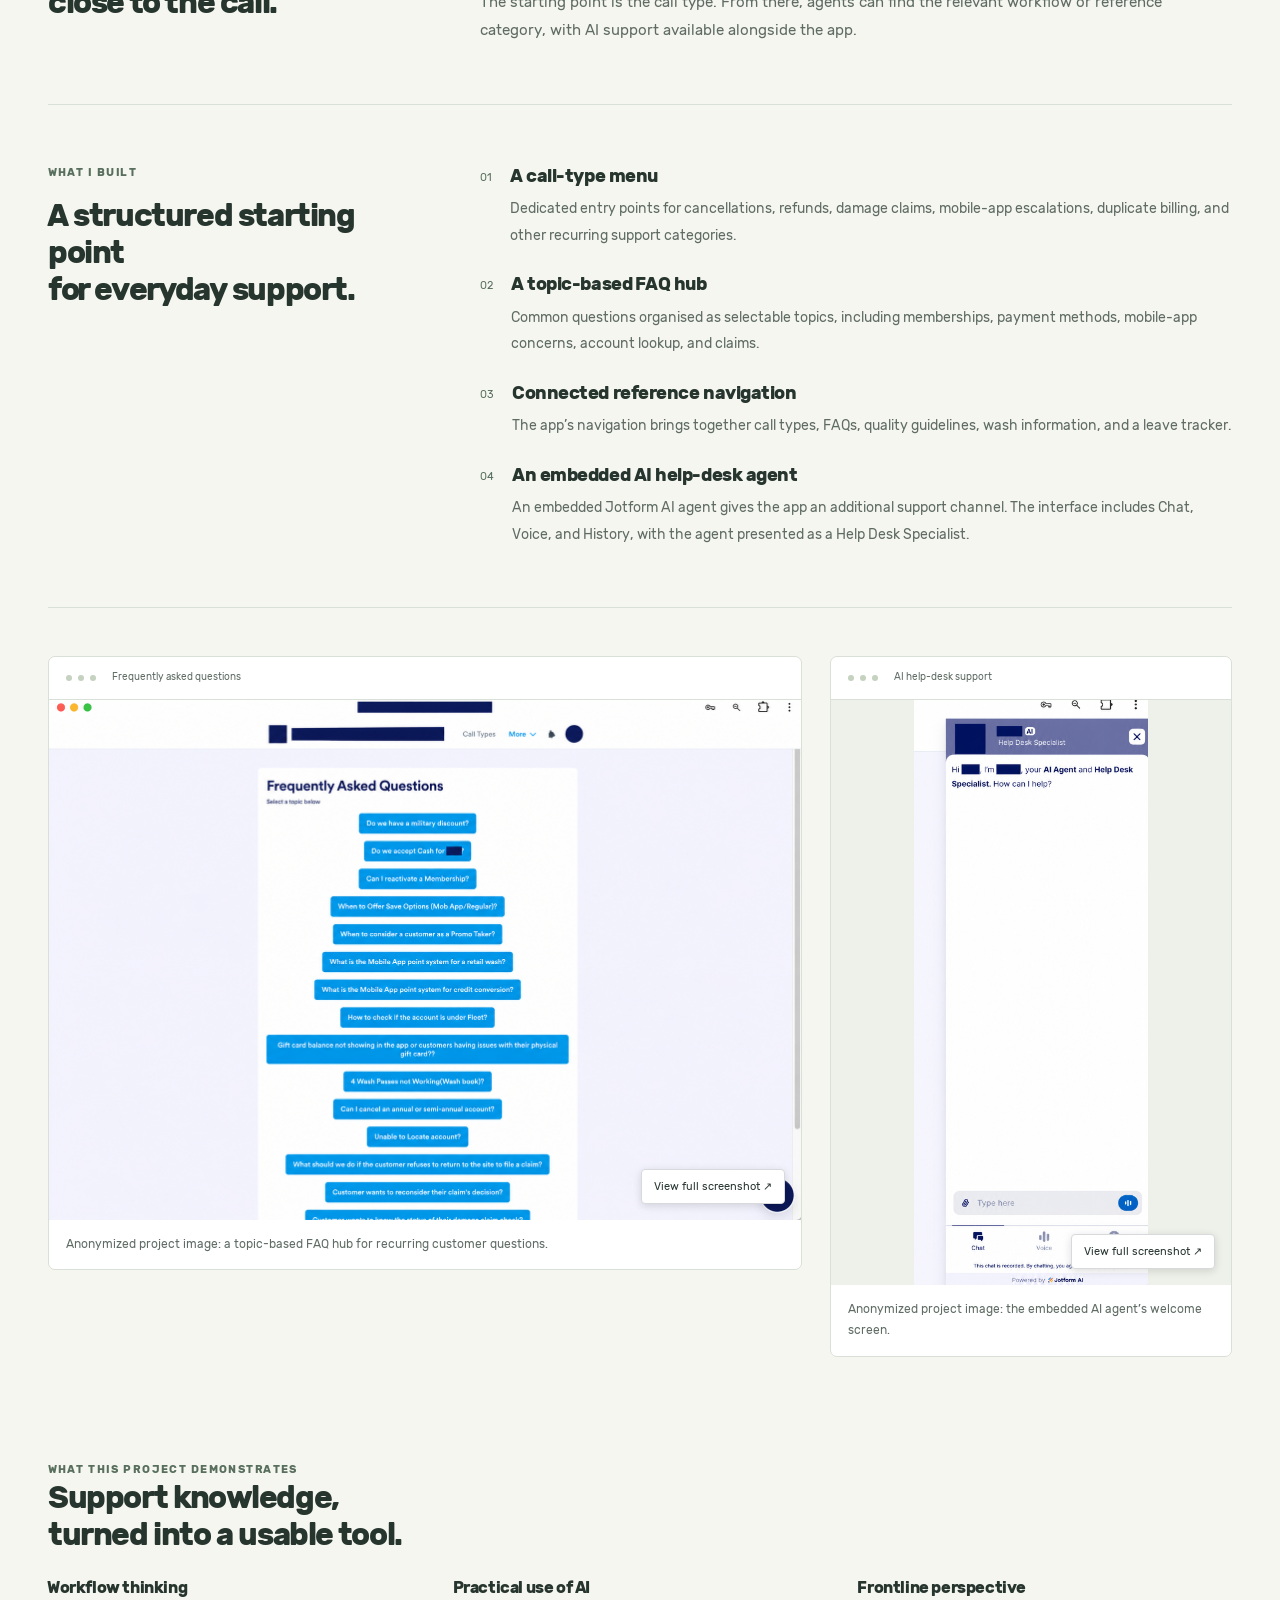
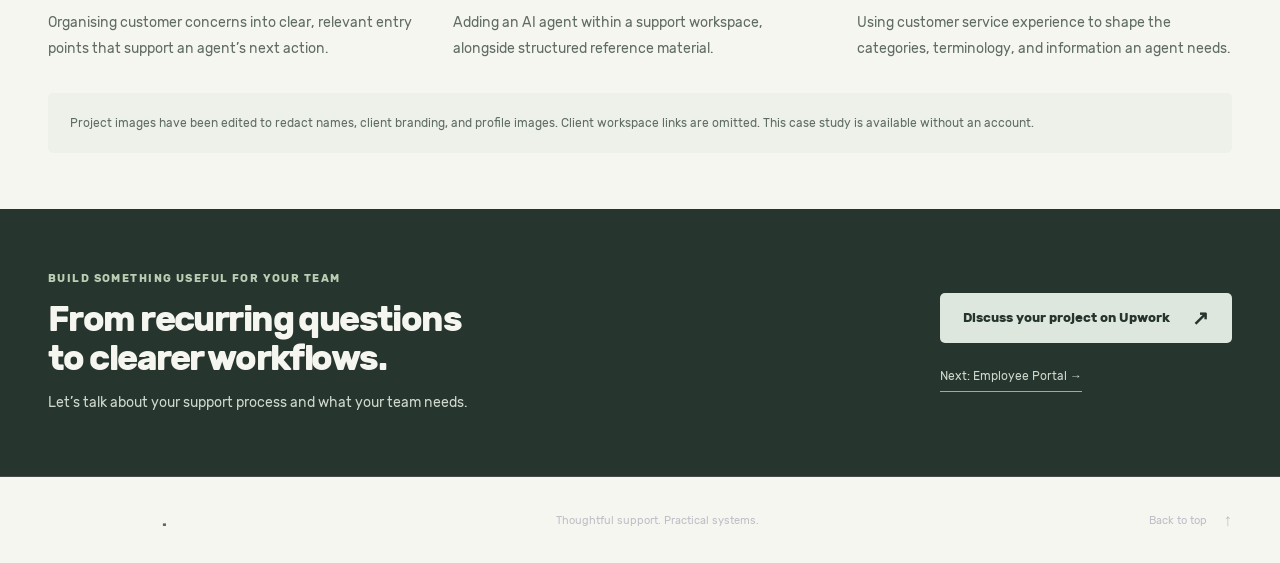
<file: upwork/jotform-case-study.html>
<!doctype html><html lang="en"><head><meta charset="utf-8"><meta name="viewport" content="width=device-width,initial-scale=1"><meta name="theme-color" content="#27352f"><title>Jotform Call Support App &amp; AI Support | Demarie Moyo</title><meta name="description" content="A case study of Demarie Moyo’s Jotform call support workflow, FAQ hub, and embedded AI help-desk agent, with anonymized project images."><meta property="og:type" content="article"><meta property="og:title" content="Jotform Call Support App &amp; AI Support | Demarie Moyo"><meta property="og:description" content="A case study of Demarie Moyo’s Jotform call support workflow, FAQ hub, and embedded AI help-desk agent, with anonymized project images."><link rel="icon" href="assets/favicon.svg" type="image/svg+xml"><link rel="stylesheet" href="styles.css"><link rel="stylesheet" href="case-studies.css"><link rel="stylesheet" href="professional.css"><link rel="stylesheet" href="upwork.css"><script src="script.js" defer></script><script src="case-studies.js" defer></script><link rel="canonical" href="https://demadahan-ux.github.io/upwork/jotform-case-study.html"><meta property="og:url" content="https://demadahan-ux.github.io/upwork/jotform-case-study.html"><meta name="robots" content="noindex,follow"></head><body><a class="skip-link" href="#main">Skip to content</a><header class="site-header"><div class="nav-wrap wrap"><a class="brand" href="index.html" aria-label="Demarie Moyo, home"><span class="brand-mark" aria-hidden="true">dm<span>.</span></span><span>demarie moyo<span class="brand-caption">SUPPORT · OPERATIONS · AUTOMATION</span></span></a><button class="menu-toggle" type="button" aria-label="Open navigation" aria-controls="navigation" aria-expanded="false"><span></span><span></span></button><nav id="navigation" aria-label="Main navigation"><a href="index.html#services">What I do</a><a href="index.html#projects">Projects</a><a href="index.html#experience">Experience</a><a class="nav-contact" href="https://www.upwork.com/freelancers/~019e5cc22eaa83d6d4" target="_blank" rel="noopener noreferrer">Work with me <span aria-hidden="true">↗</span><span class="sr-only"> (opens Upwork in a new tab)</span></a></nav></div></header><main id="main"><div class="wrap"><section class="case-hero"><a class="breadcrumb" href="index.html#projects">← All projects</a><p class="eyebrow">CASE STUDY 01 / JOTFORM + AI AGENT SUPPORT</p><h1>Helping support agents<br>find their <em>next step.</em></h1><p class="case-summary">A call support app that brings call types, reference material, and an AI help-desk agent into one workspace.</p><div class="case-tags"><span>Jotform Apps</span><span>Jotform AI Agents</span><span>Support workflows</span><span>Knowledge organisation</span></div><dl class="case-facts"><div><dt>MY CONTRIBUTION</dt><dd>App workflow creation & AI agent support</dd></div><div><dt>PROJECT</dt><dd>Confidential client · Call Support App</dd></div><div><dt>PORTFOLIO ACCESS</dt><dd>Public case study · No login needed</dd></div></dl></section><figure class="case-shot hero-shot"><div class="shot-toolbar"><i></i><i></i><i></i><span>Call-type navigation</span></div><button class="shot-open" type="button" data-full-image="assets/projects/jotform-call-workflow.png" data-title="Call-type navigation" data-caption="Anonymized project image: a starting point for different types of customer calls." aria-label="Enlarge Call-type navigation"><img src="assets/projects/jotform-call-workflow.png" alt="Anonymized Jotform call support app with a menu of cancellations, refunds, claims, escalations, and other call types." loading="lazy" width="2048" height="1411"><span class="shot-zoom" aria-hidden="true">View full screenshot ↗</span></button><figcaption>Anonymized project image: a starting point for different types of customer calls.</figcaption></figure><section class="case-copy"><div><p class="eyebrow">THE GOAL</p><h2>Keep useful guidance<br>close to the call.</h2></div><div class="copy-block"><p>During a customer conversation, an agent may need a process guide, a policy reference, or help deciding what to check next. I built this app to organise those support resources in one place.</p><p>The starting point is the call type. From there, agents can find the relevant workflow or reference category, with AI support available alongside the app.</p></div></section><section class="case-copy"><div><p class="eyebrow">WHAT I BUILT</p><h2>A structured starting point<br>for everyday support.</h2></div><div class="copy-block"><ol class="feature-list"><li><span class="feature-count">01</span><div><h3>A call-type menu</h3><p>Dedicated entry points for cancellations, refunds, damage claims, mobile-app escalations, duplicate billing, and other recurring support categories.</p></div></li><li><span class="feature-count">02</span><div><h3>A topic-based FAQ hub</h3><p>Common questions organised as selectable topics, including memberships, payment methods, mobile-app concerns, account lookup, and claims.</p></div></li><li><span class="feature-count">03</span><div><h3>Connected reference navigation</h3><p>The app’s navigation brings together call types, FAQs, quality guidelines, wash information, and a leave tracker.</p></div></li><li><span class="feature-count">04</span><div><h3>An embedded AI help-desk agent</h3><p>An embedded Jotform AI agent gives the app an additional support channel. The interface includes Chat, Voice, and History, with the agent presented as a Help Desk Specialist.</p></div></li></ol></div></section><div class="case-gallery"><figure class="case-shot "><div class="shot-toolbar"><i></i><i></i><i></i><span>Frequently asked questions</span></div><button class="shot-open" type="button" data-full-image="assets/projects/jotform-faq-hub.png" data-title="Frequently asked questions" data-caption="Anonymized project image: a topic-based FAQ hub for recurring customer questions." aria-label="Enlarge Frequently asked questions"><img src="assets/projects/jotform-faq-hub.png" alt="Anonymized Jotform FAQ screen showing a list of common support topics." loading="lazy" width="2047" height="1416"><span class="shot-zoom" aria-hidden="true">View full screenshot ↗</span></button><figcaption>Anonymized project image: a topic-based FAQ hub for recurring customer questions.</figcaption></figure><figure class="case-shot "><div class="shot-toolbar"><i></i><i></i><i></i><span>AI help-desk support</span></div><button class="shot-open" type="button" data-full-image="assets/projects/ai-help-desk.png" data-title="AI help-desk support" data-caption="Anonymized project image: the embedded AI agent’s welcome screen." aria-label="Enlarge AI help-desk support"><img src="assets/projects/ai-help-desk.png" alt="Anonymized AI support Help Desk Specialist interface with Chat, Voice, and History tabs." loading="lazy" width="626" height="1562"><span class="shot-zoom" aria-hidden="true">View full screenshot ↗</span></button><figcaption>Anonymized project image: the embedded AI agent’s welcome screen.</figcaption></figure></div><section class="case-outcome"><p class="eyebrow">WHAT THIS PROJECT DEMONSTRATES</p><h2>Support knowledge,<br>turned into a usable tool.</h2><div class="outcome-grid"><div><h3>Workflow thinking</h3><p>Organising customer concerns into clear, relevant entry points that support an agent’s next action.</p></div><div><h3>Practical use of AI</h3><p>Adding an AI agent within a support workspace, alongside structured reference material.</p></div><div><h3>Frontline perspective</h3><p>Using customer service experience to shape the categories, terminology, and information an agent needs.</p></div></div><p class="case-disclosure">Project images have been edited to redact names, client branding, and profile images. Client workspace links are omitted. This case study is available without an account.</p></section></div><section class="case-next"><div class="wrap case-next-inner"><div><p class="eyebrow">BUILD SOMETHING USEFUL FOR YOUR TEAM</p><h2>From recurring questions<br>to <em>clearer workflows.</em></h2><p>Let’s talk about your support process and what your team needs.</p></div><div class="case-next-actions"><a class="button light" href="https://www.upwork.com/freelancers/~019e5cc22eaa83d6d4" target="_blank" rel="noopener noreferrer">Discuss your project on Upwork <span aria-hidden="true">↗</span><span class="sr-only"> (opens Upwork in a new tab)</span></a><a class="text-link" href="employee-portal.html">Next: Employee Portal →</a></div></div></section></main><footer class="site-footer"><div class="wrap footer-inner"><a class="footer-name" href="index.html">demarie moyo<span>.</span></a><p>Thoughtful support. Practical systems.</p><a href="#main" class="back-top">Back to top <span aria-hidden="true">↑</span></a></div></footer><dialog class="image-dialog" id="image-dialog" aria-labelledby="image-dialog-title"><div class="image-dialog-header"><span id="image-dialog-title">Project screenshot</span><button type="button" data-close-image>Close ✕</button></div><img alt="" src="assets/projects/employee-portal-overview.png" width="2048" height="1170"><p class="image-dialog-caption"></p></dialog></body></html>
</file>
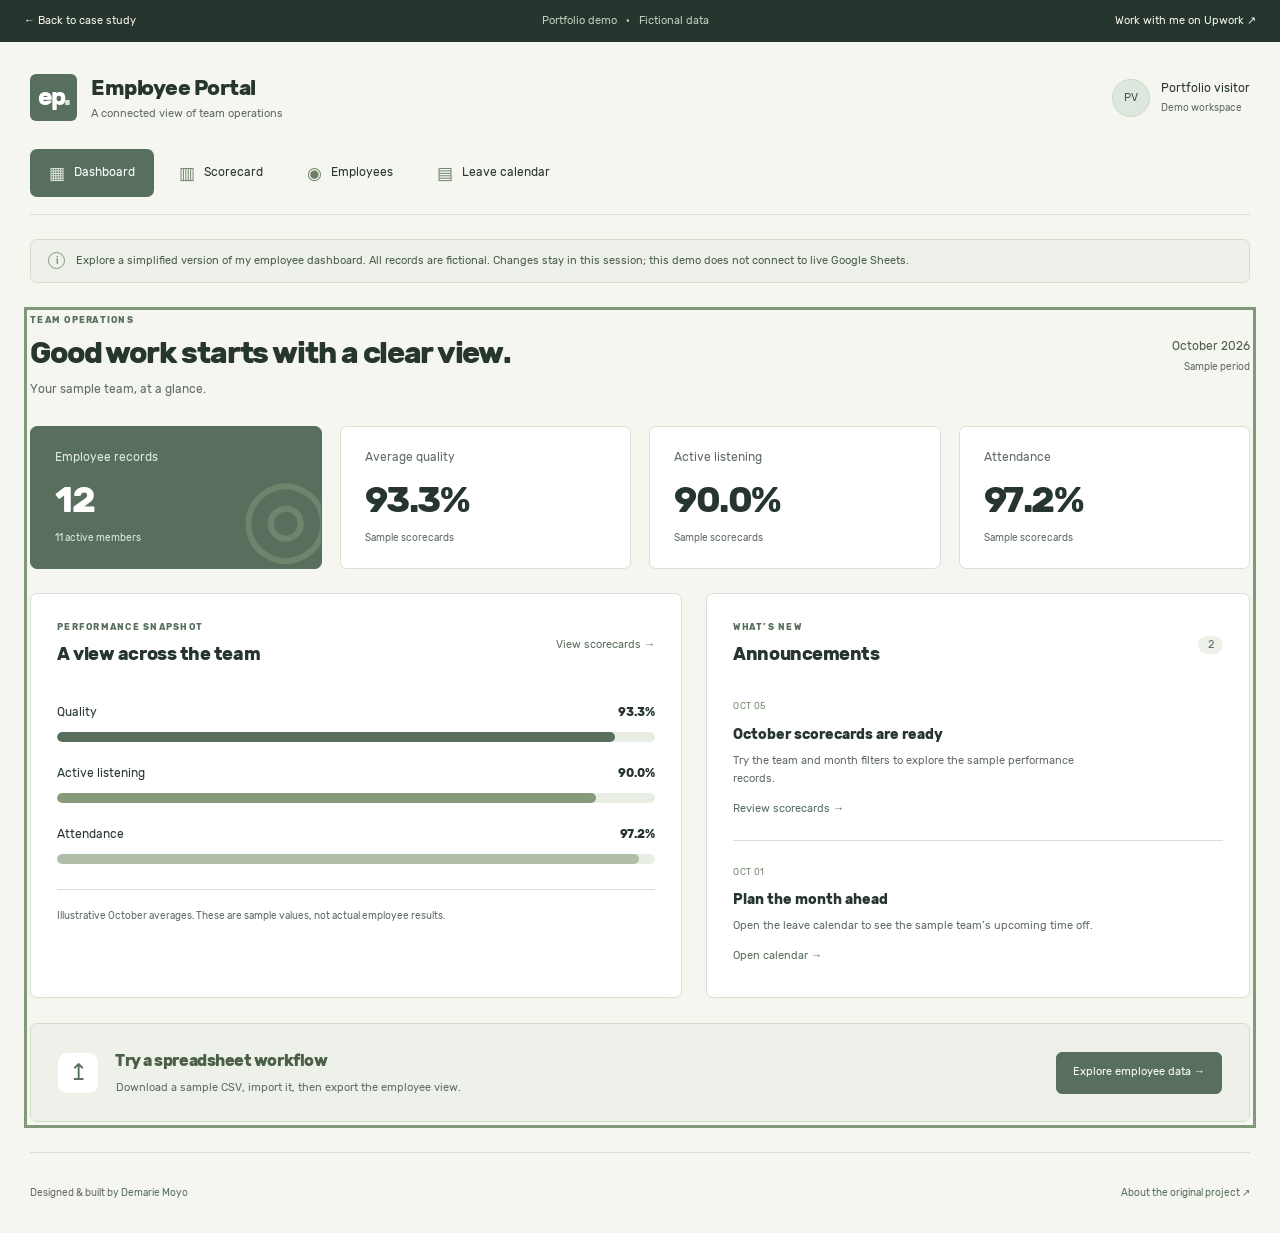
<file: upwork/demo/employee-portal.html>
<!doctype html>
<html lang="en">
<head>
  <meta charset="utf-8">
  <meta name="viewport" content="width=device-width,initial-scale=1">
  <meta name="theme-color" content="#f1f5fa">
  <meta name="description" content="Explore Demarie Moyo’s employee portal concept through a public, interactive demo with fictional records, scorecards, a leave calendar, and CSV import and export.">
  <title>Employee Portal Demo | Demarie Moyo</title>
  <link rel="icon" href="../assets/favicon.svg" type="image/svg+xml">
  <link rel="stylesheet" href="demo.css">
  <script type="module" src="demo.mjs"></script>
<link rel="canonical" href="https://demadahan-ux.github.io/upwork/demo/employee-portal.html"><meta property="og:url" content="https://demadahan-ux.github.io/upwork/demo/employee-portal.html"><meta name="robots" content="noindex,follow"></head>
<body>
  <a class="skip" href="#main">Skip to dashboard</a>
  <div class="portfolio-bar"><a href="../employee-portal.html">← Back to case study</a><span>Portfolio demo <span class="dot">·</span> Fictional data</span><a class="upwork-demo-link" href="https://www.upwork.com/freelancers/~019e5cc22eaa83d6d4" target="_blank" rel="noopener noreferrer">Work with me on Upwork ↗<span class="sr-only"> (opens Upwork in a new tab)</span></a></div>
  <div class="app-shell">
    <header class="portal-header"><a class="portal-brand" href="#dashboard"><span class="brand-icon" aria-hidden="true">ep<span>.</span></span><span>Employee Portal<small>A connected view of team operations</small></span></a><div class="profile"><span class="avatar" aria-hidden="true">PV</span><span>Portfolio visitor<small>Demo workspace</small></span></div></header>
    <nav class="tabs" aria-label="Portal views" role="tablist">
      <button id="tab-dashboard" type="button" role="tab" aria-selected="true" aria-controls="dashboard" tabindex="0"><span aria-hidden="true">▦</span> Dashboard</button>
      <button id="tab-scorecard" type="button" role="tab" aria-selected="false" aria-controls="scorecard" tabindex="-1"><span aria-hidden="true">▥</span> Scorecard</button>
      <button id="tab-employees" type="button" role="tab" aria-selected="false" aria-controls="employees" tabindex="-1"><span aria-hidden="true">◉</span> Employees</button>
      <button id="tab-leave" type="button" role="tab" aria-selected="false" aria-controls="leave" tabindex="-1"><span aria-hidden="true">▤</span> Leave calendar</button>
    </nav>
    <main id="main">
      <div class="demo-notice"><span class="notice-icon" aria-hidden="true">i</span><p>Explore a simplified version of my employee dashboard. All records are fictional. Changes stay in this session; this demo does not connect to live Google Sheets.</p></div>
      <noscript><p class="demo-notice">Enable JavaScript to use the interactive demo. You can also <a href="../employee-portal.html">read the case study</a>.</p></noscript>
      <section id="dashboard" class="view" role="tabpanel" aria-labelledby="tab-dashboard" tabindex="0">
        <div class="view-heading"><div><p class="eyebrow">TEAM OPERATIONS</p><h1>Good work starts with a clear view.</h1><p>Your sample team, at a glance.</p></div><span class="period">October 2026 <span>Sample period</span></span></div>
        <div class="metrics">
          <article class="metric primary-metric"><p>Employee records</p><strong id="employee-count">12</strong><span id="active-count">11 active members</span><div class="metric-motif" aria-hidden="true">◎</div></article>
          <article class="metric"><p>Average quality</p><strong id="quality-metric">—</strong><span>Sample scorecards</span></article>
          <article class="metric"><p>Active listening</p><strong id="listening-metric">—</strong><span>Sample scorecards</span></article>
          <article class="metric"><p>Attendance</p><strong id="attendance-metric">—</strong><span>Sample scorecards</span></article>
        </div>
        <div class="dashboard-grid">
          <article class="panel performance-panel"><div class="panel-title"><div><p class="eyebrow">PERFORMANCE SNAPSHOT</p><h2>A view across the team</h2></div><button class="text-button" type="button" data-go="scorecard">View scorecards →</button></div><div id="performance-bars" class="performance-bars"></div><p class="panel-footnote">Illustrative October averages. These are sample values, not actual employee results.</p></article>
          <article class="panel"><div class="panel-title"><div><p class="eyebrow">WHAT’S NEW</p><h2>Announcements</h2></div><span class="count-pill">2</span></div><div class="announcement"><span class="announcement-date">OCT 05</span><h3>October scorecards are ready</h3><p>Try the team and month filters to explore the sample performance records.</p><button class="text-button" type="button" data-go="scorecard">Review scorecards →</button></div><div class="announcement"><span class="announcement-date">OCT 01</span><h3>Plan the month ahead</h3><p>Open the leave calendar to see the sample team’s upcoming time off.</p><button class="text-button" type="button" data-go="leave">Open calendar →</button></div></article>
        </div>
        <div class="quick-start"><div><span class="quick-icon" aria-hidden="true">↥</span><div><h2>Try a spreadsheet workflow</h2><p>Download a sample CSV, import it, then export the employee view.</p></div></div><button class="button" type="button" data-go="employees">Explore employee data →</button></div>
      </section>
      <section id="scorecard" class="view" role="tabpanel" aria-labelledby="tab-scorecard" tabindex="0" hidden>
        <div class="view-heading"><div><p class="eyebrow">PERFORMANCE</p><h1>Scorecards</h1><p>Find the relevant record. See the bigger picture.</p></div><button type="button" id="export-scores" class="button">Download view ↓</button></div>
        <div class="panel table-panel"><div class="filters"><label>Month<select id="score-month"><option value="10">October 2026</option><option value="9">September 2026</option></select></label><label>Team<select id="score-team"><option value="all">All teams</option><option>Orchid</option><option>Maple</option><option>Cedar</option></select></label><label class="search-field">Find an agent<input id="score-search" type="search" placeholder="Search by name or ID"></label><label class="check-label"><input type="checkbox" id="top-five"> Top 5 only</label></div><div class="table-meta"><span id="score-count" role="status" aria-live="polite"></span><span>Ranked by overall score</span></div><div class="table-scroll" tabindex="0" aria-label="Scorecards, scroll horizontally for all columns"><table><caption class="sr-only">Fictional employee performance scorecards</caption><thead><tr><th scope="col">Rank</th><th scope="col">Employee</th><th scope="col">Team</th><th scope="col">Overall</th><th scope="col">Quality</th><th scope="col">Listening</th><th scope="col">Attendance</th><th scope="col">Save rate</th></tr></thead><tbody id="score-rows"></tbody></table></div></div>
        <p class="below-note">The overall score in this demo is the average of quality, active listening, and attendance. The original application’s scoring logic is not reproduced.</p>
      </section>
      <section id="employees" class="view" role="tabpanel" aria-labelledby="tab-employees" tabindex="0" hidden>
        <div class="view-heading"><div><p class="eyebrow">PEOPLE & RECORDS</p><h1>Employee directory</h1><p>A central place to find and work with team information.</p></div><div class="button-group"><button type="button" id="download-sample" class="button secondary">Sample CSV ↓</button><button type="button" id="import-trigger" class="button">Import CSV ↑</button><input id="import-file" class="sr-only" type="file" accept=".csv,text/csv" tabindex="-1" aria-label="Import a sample employee CSV"></div></div>
        <div class="import-help"><p><strong>Try it:</strong> download the sample CSV, then import it here. Import replaces this demo’s employee list for the current session.</p><button type="button" class="text-button" id="reset-data">Reset sample data ↺</button></div>
        <p id="import-status" class="import-status" role="status" aria-live="polite"></p>
        <div class="panel table-panel"><div class="filters"><label class="search-field">Find an employee<input id="employee-search" type="search" placeholder="Search name or employee ID"></label><label>Team<select id="employee-team"><option value="all">All teams</option><option>Orchid</option><option>Maple</option><option>Cedar</option></select></label><label>Status<select id="employee-status"><option value="all">All statuses</option><option>Active</option><option>On leave</option></select></label><button type="button" id="export-employees" class="button secondary export-button">Export view ↓</button></div><div class="table-meta"><span id="directory-count" role="status" aria-live="polite"></span><span>Fictional employee records</span></div><div class="table-scroll" tabindex="0" aria-label="Employees, scroll horizontally for all columns"><table><caption class="sr-only">Fictional employee directory</caption><thead><tr><th scope="col">Employee</th><th scope="col">Team</th><th scope="col">Role</th><th scope="col">Status</th></tr></thead><tbody id="employee-rows"></tbody></table></div></div>
        <p class="below-note">CSV columns: id, name, team, role, status. Use sample records only. Maximum 500 rows and 100 KB; values are displayed as text.</p>
      </section>
      <section id="leave" class="view" role="tabpanel" aria-labelledby="tab-leave" tabindex="0" hidden>
        <div class="view-heading"><div><p class="eyebrow">TEAM PLANNING</p><h1>Leave calendar</h1><p>See approved time off and plan team coverage.</p></div><span class="calendar-key"><i></i> Approved sample leave</span></div>
        <div class="calendar-layout"><div class="panel calendar-panel"><div class="calendar-controls"><button type="button" id="previous-month" class="square-button" aria-label="Previous month">←</button><h2 id="calendar-month" aria-live="polite">October 2026</h2><button type="button" id="next-month" class="square-button" aria-label="Next month">→</button><button type="button" id="sample-month" class="text-button">Sample month</button></div><div class="calendar-scroll"><div class="calendar-weekdays" aria-hidden="true"><span>Mon</span><span>Tue</span><span>Wed</span><span>Thu</span><span>Fri</span><span>Sat</span><span>Sun</span></div><div id="calendar-days" class="calendar-days" aria-label="Monthly leave calendar"></div></div></div><aside class="panel leave-list-panel"><p class="eyebrow">THIS MONTH</p><h2>Scheduled leave</h2><ul id="leave-list" class="leave-list"></ul><p class="panel-footnote">This demo shows approved leave only. The original portal also includes request-management views.</p></aside></div>
      </section>
    </main>
    <footer><span>Designed & built by <a href="../index.html">Demarie Moyo</a></span><a href="../employee-portal.html">About the original project ↗</a></footer>
  </div>
</body>
</html>
</file>
<file: styles.css>
@font-face{font-family:PortfolioSans;src:url('assets/rubik-regular.woff') format('woff');font-weight:400;font-style:normal;font-display:swap}
@font-face{font-family:PortfolioSans;src:url('assets/rubik-bold.woff') format('woff');font-weight:600 800;font-style:normal;font-display:swap}
@font-face{font-family:PortfolioSerif;src:url('assets/noto-serif.woff') format('woff');font-weight:400;font-style:normal;font-display:swap}
@font-face{font-family:PortfolioSerif;src:url('assets/noto-serif-italic.woff') format('woff');font-weight:400;font-style:italic;font-display:swap}
:root{--paper:#f8f7f2;--ink:#242633;--muted:#626471;--line:#ddded8;--lilac:#cbc7ee;--deep-lilac:#5b547d;--peach:#f1ad89;--white:#fff;--serif:PortfolioSerif,Georgia,serif;--sans:PortfolioSans,Arial,sans-serif}
*{box-sizing:border-box}html{scroll-behavior:smooth;scroll-padding-top:100px}body{margin:0;background:var(--paper);color:var(--ink);font-family:var(--sans);font-size:15px;line-height:1.7;-webkit-font-smoothing:antialiased}::selection{background:var(--lilac);color:var(--ink)}h1,h2,h3,p{margin:0}h1,h2{font-weight:400;line-height:1.14;letter-spacing:-.045em}h1,h2,em{font-family:var(--serif)}h3{font-size:20px;line-height:1.35;font-weight:600;letter-spacing:-.035em}em{font-weight:400}a{color:inherit;text-decoration:none}button{font:inherit;color:inherit;cursor:pointer}svg{display:block}button,a{-webkit-tap-highlight-color:transparent}a:focus-visible,button:focus-visible,[tabindex]:focus-visible{outline:3px solid #9c5b3b;outline-offset:6px}button{border:0}img{max-width:100%}[hidden]{display:none!important}.wrap{max-width:1240px;width:calc(100% - 112px);margin:0 auto}.section-pad{padding-top:108px;padding-bottom:108px}.eyebrow{font-size:10px;font-weight:600;letter-spacing:.16em;line-height:1.6}.sr-only{position:absolute;width:1px;height:1px;padding:0;overflow:hidden;clip:rect(0,0,0,0);white-space:nowrap;border:0}.skip-link{position:fixed;top:-100px;left:20px;background:var(--ink);color:#fff;padding:12px 20px;z-index:1000}.skip-link:focus{top:15px}.text-link{display:inline-flex;gap:12px;align-items:center;font-size:13px;border-bottom:1px solid var(--ink);padding:5px 0;line-height:1.7}.text-link:hover{color:var(--deep-lilac);border-color:var(--deep-lilac)}.icon{width:17px;height:17px;flex-shrink:0}.button{display:inline-flex;align-items:center;justify-content:center;gap:25px;min-height:52px;border-radius:5px;padding:13px 23px;font-size:13px;line-height:1.4;transition:background .2s,transform .2s}.button:hover{transform:translateY(-2px)}.button span{font-size:20px;line-height:1}.button.primary{background:var(--ink);color:var(--paper)}.button.primary:hover{background:#454253}.button.light{background:var(--lilac);color:var(--ink)}.button.light:hover{background:#e1def5}
.site-header{position:sticky;top:0;z-index:50;background:rgba(248,247,242,.97);border-bottom:1px solid var(--line);backdrop-filter:blur(12px)}.nav-wrap{min-height:92px;display:flex;align-items:center;justify-content:space-between;gap:30px}.brand{display:flex;align-items:center;gap:13px;font-size:17px;line-height:1.25;font-weight:600;letter-spacing:-.04em;flex-shrink:0}.brand-mark{font-family:var(--serif);font-size:47px;font-weight:400;letter-spacing:-.12em;margin-top:-9px;padding-right:4px}.brand-mark span{color:#978bc1}.brand-caption{display:block;font-size:7px;letter-spacing:.125em;font-weight:400;margin-top:6px}nav{display:flex;gap:30px;align-items:center}nav a{font-size:12px;padding:8px 0;transition:color .15s}nav a:hover{color:var(--deep-lilac)}nav .nav-contact{border:1px solid #cacbc8;border-radius:4px;padding:9px 17px;display:flex;gap:20px;align-items:center}nav .nav-contact:hover{background:var(--lilac);border-color:var(--lilac)}.menu-toggle{display:none}
.hero{display:grid;grid-template-columns:1.19fr 1fr;gap:70px;align-items:center;padding-top:76px;padding-bottom:78px}.hero .eyebrow{display:flex;align-items:center;gap:9px;letter-spacing:.13em}.small-spark{font-size:24px;color:var(--deep-lilac);line-height:1}.hero h1{font-size:clamp(48px,5.1vw,76px);margin:23px 0 24px;letter-spacing:-.054em}.hero h1 em{color:var(--deep-lilac)}.hero-intro{font-size:15px;margin-bottom:13px}.hero-intro strong{font-weight:600}.hero-description{font-size:15px;max-width:415px;line-height:1.85;color:var(--muted)}.hero-actions{display:flex;gap:26px;flex-wrap:wrap;align-items:center;margin-top:30px}.hero-channels{display:flex;gap:22px;flex-wrap:wrap;color:var(--muted);font-size:10px;margin-top:37px}.hero-channels span+span:before{content:'·';color:#858591;position:relative;left:-11px}.hero-visual{position:relative;background:var(--lilac);min-height:470px;border-radius:9px;padding:27px 30px 22px;isolation:isolate}.visual-top,.visual-bottom{display:flex;align-items:center;justify-content:space-between;font-size:8px;font-weight:600;letter-spacing:.16em}.visual-dot{width:7px;height:7px;background:var(--ink);border-radius:50%}.visual-statement{font-family:var(--serif);font-size:32px;line-height:1.25;letter-spacing:-.045em;margin-top:29px;position:relative;z-index:1}.visual-star{position:absolute;right:22px;top:105px;width:85px;height:85px;color:#7b719d;opacity:.85;transform:rotate(10deg);z-index:0}.support-note{background:var(--paper);margin:27px 1px 20px 5px;border-radius:5px;padding:20px 22px;box-shadow:0 7px 0 #b2adcf;transform:rotate(-2.5deg);position:relative;z-index:2}.note-heading{display:flex;align-items:center;gap:8px;font-size:10px;padding-bottom:14px;border-bottom:1px solid var(--line)}.note-dot{background:var(--peach);height:7px;width:7px;border-radius:50%;flex-shrink:0}.support-note ol{list-style:none;padding:0;margin:17px 0 2px;display:grid;gap:16px}.support-note li{display:flex;gap:11px;align-items:center}.step-icon{font-size:9px;border:1px solid #dcd9e9;display:grid;place-items:center;width:30px;height:30px;border-radius:50%;flex-shrink:0}.support-note li strong{display:block;font-size:12px;font-weight:600;line-height:1.4}.support-note li div>span{font-size:9px;color:var(--muted);display:block;margin-top:3px;line-height:1.6}.visual-bottom{margin-top:29px}.visual-bottom svg{width:44px;height:16px}
.track-record{border-top:1px solid var(--line);padding-top:29px;padding-bottom:53px}.track-heading{display:flex;justify-content:space-between;gap:20px;align-items:center}.track-heading>span{font-size:12px;color:var(--muted)}.metric-grid{display:grid;grid-template-columns:repeat(4,minmax(0,1fr));margin-top:30px}.metric{padding:0 28px;border-left:1px solid var(--line)}.metric:first-child{border-left:0;padding-left:0}.metric:last-child{padding-right:0}.metric strong{display:block;font-size:37px;font-weight:400;letter-spacing:-.065em;line-height:1.2;margin-bottom:10px}.metric>span{font-size:12px;display:block}.metric small{display:block;font-size:9px;color:var(--muted);margin-top:4px}.metric-note{font-size:9px;color:var(--muted);margin-top:24px}
.services{background:#eeeee7}.services-layout{display:grid;grid-template-columns:.85fr 1.3fr;gap:90px}.section-intro h2,.section-heading h2,.toolkit h2{font-size:42px;margin:17px 0 23px}.section-intro h2 em,.section-heading h2 em,.toolkit h2 em{color:var(--deep-lilac)}.section-intro>p:not(.eyebrow){font-size:13px;color:var(--muted);line-height:1.9;max-width:335px}.section-intro>.text-link{margin-top:23px}.service-row{display:flex;gap:23px;padding:28px 0;border-top:1px solid #d1d2cc;align-items:flex-start}.service-row:first-child{padding-top:0;border-top:0}.service-row:last-child{padding-bottom:0}.service-no{font-size:10px;color:var(--deep-lilac);padding-top:5px;flex-shrink:0}.service-row h3{font-size:19px;margin-bottom:10px}.service-row p{font-size:12px;line-height:1.95;color:var(--muted);max-width:480px}.service-arrow{font-size:21px;margin-left:auto;line-height:1.2;flex-shrink:0}.service-tags{display:flex;flex-wrap:wrap;gap:6px 13px;margin-top:12px;font-size:8px;color:#656374}.service-tags span{border-bottom:1px solid #c7c4d0;padding-bottom:2px}
.section-heading{display:flex;justify-content:space-between;align-items:flex-end;gap:70px;margin-bottom:40px}.section-heading h2{margin-bottom:0}.section-heading>p{font-size:13px;color:var(--muted);max-width:290px;line-height:1.9;padding-bottom:4px}.sample-tabs{display:flex;border-bottom:1px solid var(--line);gap:26px}.sample-tab{display:flex;align-items:center;gap:10px;background:transparent;padding:17px 0;color:var(--muted);font-size:9px;border-bottom:2px solid transparent;margin-bottom:-1px;min-height:52px;white-space:nowrap}.sample-tab>span{font-size:12px}.sample-tab[aria-selected=true]{color:var(--ink);border-bottom-color:var(--ink)}.sample-tab:hover{color:var(--ink)}.sample-panel{display:grid;grid-template-columns:.83fr 1.17fr;background:#efedf5;border:1px solid #dedbe8;border-radius:0 0 7px 7px;min-height:445px}.sample-context{padding:36px 35px;display:flex;flex-direction:column}.sample-type{font-size:8px;letter-spacing:.15em;color:var(--deep-lilac);font-weight:600}.sample-context h3{font-family:var(--serif);font-size:29px;font-weight:400;margin-top:20px;letter-spacing:-.04em;line-height:1.25}.sample-context blockquote{margin:22px 0;font-size:12px;line-height:1.9;color:#5e5a6c;max-width:310px}.sample-goal{margin-top:auto;border-top:1px solid #d5d0e2;padding-top:18px;max-width:310px}.sample-goal>span{font-size:8px;font-weight:600;letter-spacing:.13em;color:var(--deep-lilac)}.sample-goal p{font-size:11px;margin-top:7px;line-height:1.8}.sample-document{margin:25px 25px 25px 0;background:#fff;border-radius:4px;border:1px solid #e4e1ea;box-shadow:0 3px 10px #30203f05;overflow:hidden;display:flex;flex-direction:column}.document-top{display:flex;align-items:center;gap:10px;padding:17px 23px;border-bottom:1px solid #eeedf0;font-size:10px}.document-icon{font-size:16px;line-height:1}.document-label{margin-left:auto;letter-spacing:.1em;color:var(--muted);font-size:7px;flex-shrink:0}.document-body{padding:24px 27px 18px;font-size:11px;line-height:1.9;flex:1}.document-body p+p{margin-top:14px}.signature{font-family:var(--serif);font-style:italic;font-size:21px;margin-top:17px!important}.sample-takeaway{padding:15px 24px;border-top:1px solid #eceaef;font-size:9px;color:var(--deep-lilac);display:flex;gap:9px;align-items:center}.sample-takeaway>span{background:#eeebf6;border-radius:50%;width:17px;height:17px;display:grid;place-items:center;font-size:10px;flex-shrink:0}.sample-disclaimer{font-size:9px;color:var(--muted);margin-top:17px;display:flex;gap:7px}.note-fields{margin:0;display:grid;gap:14px}.note-fields dt{font-size:10px;font-weight:600;margin-bottom:2px}.note-fields dd{margin:0;font-size:11px;color:#5e5a6c}.noscript-note{font-size:12px;padding:15px;border:1px solid var(--line)}
.experience{background:#eeeae3}.experience-layout{display:grid;grid-template-columns:.85fr 1.3fr;gap:90px}.career-entry{padding:31px 0;border-bottom:1px solid #d8d3cb}.career-entry:first-child{padding-top:0}.career-entry:last-child{border-bottom:0;padding-bottom:0}.career-meta{display:flex;justify-content:space-between;align-items:flex-start;gap:15px;font-size:8px;letter-spacing:.07em;line-height:1.8}.career-meta>span{font-weight:600}.career-meta time{color:#666368;text-align:right;flex-shrink:0}.career-entry h3{margin-top:13px;font-size:20px}.career-entry>p{font-size:12px;line-height:1.9;margin-top:12px;color:#66636a}.career-entry>p.career-sector{font-size:10px;color:#776b67;margin-top:6px}.career-entry ul{padding-left:17px;margin:13px 0 0;font-size:11px;color:#66636a;line-height:1.8;display:grid;gap:5px}.career-highlight{display:inline-block;font-size:9px;background:#dfd8ce;padding:6px 10px;border-radius:3px;margin-top:18px;color:#554d45}
.toolkit{display:grid;grid-template-columns:.85fr 1.3fr;gap:90px}.tool-group+.tool-group{margin-top:24px}.tool-group h3{font-size:11px;font-weight:400;color:var(--muted);margin-bottom:11px;letter-spacing:0}.tool-pills{display:flex;gap:7px;flex-wrap:wrap}.tool-pills span{padding:8px 13px;border:1px solid var(--line);border-radius:4px;font-size:11px;background:#fdfcf8}.education{display:flex;align-items:flex-start;gap:16px;margin-top:32px;padding-top:25px;border-top:1px solid var(--line)}.education-icon{background:#e7e3f2;width:34px;height:34px;border-radius:50%;display:grid;place-items:center;flex-shrink:0}.education .eyebrow{font-size:8px;color:var(--deep-lilac)}.education h3{font-size:13px;margin-top:6px;letter-spacing:-.02em}.education p{font-size:11px;color:var(--muted);margin-top:4px}
.contact{background:var(--ink);color:var(--paper);padding:88px 0}.contact-inner{display:grid;grid-template-columns:1.35fr .8fr;gap:100px;align-items:center}.contact .eyebrow{color:var(--lilac);font-size:9px}.contact h2{font-size:45px;margin:20px 0 23px}.contact h2 em{color:var(--lilac)}.contact-inner>div>p:not(.eyebrow){font-size:12px;color:#bdbec7;max-width:390px;line-height:1.9}.contact .button{margin-top:28px}.contact-card{border:1px solid #4a4a56;padding:24px 25px 16px;border-radius:5px}.contact-monogram{font-size:45px;font-family:var(--serif);line-height:1.2;letter-spacing:-.09em}.contact-monogram>span{color:var(--peach)}.contact-card h3{font-size:17px;margin-top:16px}.contact-card>p{font-size:9px;color:#bdbec7;margin-top:4px}.contact-links{display:grid;margin-top:21px}.contact-links a{display:flex;justify-content:space-between;align-items:center;gap:12px;font-size:11px;min-height:43px;border-top:1px solid #484853;overflow-wrap:anywhere}.contact-links a:hover{color:var(--lilac)}.contact-links a span{font-size:16px;flex-shrink:0}.copy-email{background:transparent;color:var(--lilac);display:flex;align-items:center;gap:12px;font-size:9px;padding:10px 0 0;min-height:38px;text-align:left}.copy-email .icon{width:13px;height:13px}.copy-status{display:block;font-size:9px;color:var(--lilac);min-height:18px;line-height:1.7}.site-footer{background:var(--ink);border-top:1px solid #484853;color:#bdbec7}.footer-inner{min-height:86px;display:flex;justify-content:space-between;align-items:center;gap:20px}.footer-name{font-size:16px;font-weight:600;color:var(--paper);letter-spacing:-.06em}.footer-name span{color:var(--peach)}.footer-inner>p{font-size:9px}.back-top{font-size:10px;display:flex;align-items:center;gap:17px;min-height:44px}.back-top span{font-size:17px}
@media(min-width:1550px){.hero{padding-top:96px;padding-bottom:100px}.hero-visual{min-height:490px}.visual-statement{font-size:35px}.support-note{margin-top:32px}}
@media(max-width:1100px){.wrap{width:calc(100% - 72px)}.hero{gap:38px}.hero h1{font-size:54px}.hero .eyebrow{font-size:8px}.hero-visual{padding:25px 24px}.visual-statement{font-size:28px}.visual-star{width:70px;right:16px;top:95px}.hero-actions{gap:20px}.hero-actions .button{padding-left:17px;padding-right:17px;gap:17px}.hero-actions .text-link{font-size:11px}.services-layout,.experience-layout,.toolkit{gap:55px;grid-template-columns:.85fr 1.25fr}.section-intro h2,.section-heading h2,.toolkit h2{font-size:37px}.contact-inner{gap:65px}.contact h2{font-size:40px}.metric{padding:0 19px}.metric>span{font-size:11px}nav{gap:22px}.sample-context{padding:30px}.sample-context h3{font-size:26px}.document-body{padding:22px}.section-pad{padding-top:85px;padding-bottom:85px}}
@media(max-width:850px){.wrap{width:calc(100% - 48px)}.nav-wrap{min-height:80px}.brand-caption{font-size:6px}.brand{font-size:15px}nav{gap:17px}nav a{font-size:10px}nav .nav-contact{padding:8px 12px;gap:12px}.hero{gap:30px;padding-top:56px;padding-bottom:58px}.hero h1{font-size:45px}.hero-intro{font-size:12px}.hero-description{font-size:13px}.hero-actions{gap:16px;margin-top:25px}.hero-actions .button{font-size:11px;min-height:47px}.hero-channels{font-size:9px;gap:18px;margin-top:27px}.hero-channels span+span:before{left:-9px}.hero-visual{min-height:440px;padding:22px 20px}.visual-statement{font-size:25px}.visual-star{width:58px;height:58px;top:122px;right:18px}.support-note{margin-left:0;padding:19px 16px}.note-heading{font-size:8px}.support-note li strong{font-size:10px}.support-note li div>span{font-size:8px}.support-note li{gap:8px}.step-icon{width:25px;height:25px;font-size:8px}.visual-bottom{font-size:7px}.metric strong{font-size:30px}.metric>span{font-size:9px}.metric small{font-size:8px}.metric{padding:0 15px}.services-layout,.experience-layout,.toolkit{gap:34px;grid-template-columns:.85fr 1.25fr}.section-intro h2,.section-heading h2,.toolkit h2{font-size:32px}.section-intro>p:not(.eyebrow){font-size:12px}.service-row{gap:13px}.service-row h3{font-size:16px}.service-row p{font-size:11px}.section-heading{gap:30px}.section-heading>p{max-width:235px;font-size:12px}.sample-context{padding:27px 22px}.sample-context h3{font-size:24px}.sample-context blockquote{font-size:11px}.sample-document{margin:20px 20px 20px 0}.document-top{padding:14px 17px;font-size:9px;gap:8px}.document-label{font-size:6px}.document-body{padding:20px;font-size:10px}.note-fields dd{font-size:10px}.sample-takeaway{font-size:8px;padding:13px 17px}.sample-goal p{font-size:10px}.career-meta{font-size:7px;gap:10px}.career-entry h3{font-size:17px}.career-entry>p{font-size:11px}.contact-inner{gap:38px;grid-template-columns:1.1fr 1fr}.contact h2{font-size:35px}.contact-card{padding:22px 20px 15px}.contact-links a{font-size:10px}.contact-inner>div>p:not(.eyebrow){font-size:11px}}
@media(max-width:650px){html{scroll-padding-top:84px}.wrap{width:calc(100% - 40px)}.section-pad{padding-top:66px;padding-bottom:66px}.nav-wrap{min-height:73px}.brand{font-size:15px;gap:11px}.brand-mark{font-size:43px}.brand-caption{font-size:6px;letter-spacing:.12em}.menu-toggle{display:flex;width:44px;height:44px;flex-direction:column;align-items:center;justify-content:center;gap:6px;background:transparent}.menu-toggle span{display:block;width:23px;height:1px;background:var(--ink);transition:transform .2s}.menu-toggle[aria-expanded=true] span:first-child{transform:translateY(3.5px) rotate(45deg)}.menu-toggle[aria-expanded=true] span:last-child{transform:translateY(-3.5px) rotate(-45deg)}nav{position:absolute;left:0;top:73px;right:0;padding:14px 20px 23px;background:var(--paper);border-bottom:1px solid var(--line);display:none;flex-direction:column;align-items:stretch;gap:3px;box-shadow:0 12px 20px #24263308}nav.is-open{display:flex}nav a{font-size:13px;padding:12px 5px;min-height:44px}nav .nav-contact{margin-top:8px;justify-content:space-between;padding:12px}.hero{grid-template-columns:1fr;gap:37px;padding-top:39px;padding-bottom:42px}.hero .eyebrow{font-size:8px;letter-spacing:.1em}.hero h1{font-size:clamp(43px,10.3vw,62px);margin-top:19px;margin-bottom:21px;line-height:1.18}.hero-intro{font-size:13px}.hero-description{font-size:13px;max-width:440px}.hero-actions{gap:23px;margin-top:26px}.hero-actions .button{font-size:11px;min-height:48px;padding:12px 17px}.hero-actions .text-link{font-size:11px}.hero-channels{font-size:9px;margin-top:26px}.hero-visual{min-height:0;padding:22px 26px 20px;max-width:520px;width:100%;margin:0 auto}.visual-top{font-size:8px}.visual-statement{font-size:31px;margin-top:22px}.visual-star{width:72px;height:72px;top:90px;right:28px}.support-note{padding:18px 22px;margin:23px 3px 18px 3px}.note-heading{font-size:10px}.support-note ol{gap:13px;margin-top:15px}.support-note li{gap:12px}.support-note li strong{font-size:12px}.support-note li div>span{font-size:9px}.step-icon{width:29px;height:29px;font-size:9px}.visual-bottom{margin-top:26px;font-size:8px}.track-record{padding-top:24px;padding-bottom:34px}.track-heading{align-items:flex-start;gap:15px}.track-heading .eyebrow{font-size:8px}.track-heading>span{font-size:9px;text-align:right}.metric-grid{grid-template-columns:1fr 1fr;gap:24px 0;margin-top:25px}.metric,.metric:last-child{padding:0 14px}.metric:nth-child(odd){border-left:0;padding-left:0}.metric strong{font-size:32px;margin-bottom:7px}.metric>span{font-size:10px}.metric small{font-size:8px}.metric-note{font-size:8px;line-height:1.8;margin-top:22px}.services-layout,.experience-layout,.toolkit{grid-template-columns:1fr;gap:35px}.section-intro h2,.section-heading h2,.toolkit h2{font-size:35px;margin:15px 0 20px}.section-intro>p:not(.eyebrow){font-size:12px;max-width:450px}.section-intro h2 br:nth-of-type(2){display:none}.section-intro h2 br:nth-of-type(2)::after{content:' '}.section-intro>.text-link{font-size:12px;margin-top:19px}.service-row{gap:16px;padding:25px 0}.service-row:first-child{padding-top:24px;border-top:1px solid #d1d2cc}.service-row h3{font-size:18px}.service-row p{font-size:12px}.service-no{font-size:9px}.service-tags{font-size:8px}.section-heading{display:block;margin-bottom:27px}.section-heading>p{max-width:420px;font-size:12px;padding:0}.sample-tabs{gap:7px;justify-content:space-between;align-items:stretch}.sample-tab{gap:5px;flex:1;padding:11px 3px;white-space:normal;text-align:left;align-items:flex-start;font-size:7px;line-height:1.8}.sample-tab>span{font-size:9px;line-height:1.5}.sample-panel{grid-template-columns:1fr;min-height:0}.sample-context{padding:26px 24px 24px}.sample-context h3{font-size:28px;margin-top:12px}.sample-context h3 br{display:none}.sample-context blockquote{font-size:12px;margin:16px 0 20px;max-width:none}.sample-goal{padding-top:15px;max-width:none}.sample-goal p{font-size:11px;margin-top:5px}.sample-document{margin:0 14px 16px}.document-top{padding:15px 19px;font-size:10px}.document-label{font-size:7px}.document-body{padding:21px;font-size:12px;line-height:1.9}.document-body p+p{margin-top:16px}.sample-takeaway{font-size:9px;padding:14px 18px;line-height:1.8}.sample-disclaimer{font-size:8px;line-height:1.8}.note-fields dt{font-size:11px}.note-fields dd{font-size:12px}.note-fields{gap:17px}.career-entry:first-child{padding-top:24px;border-top:1px solid #d8d3cb}.career-meta{font-size:8px}.career-entry h3{font-size:20px}.career-entry>p{font-size:12px}.career-entry ul{font-size:11px}.career-entry>p.career-sector{font-size:10px}.career-highlight{font-size:9px}.toolkit{gap:20px}.toolkit h2{margin-bottom:10px}.tool-pills span{font-size:10px;padding:7px 11px}.tool-group h3{font-size:11px}.education h3{font-size:13px}.education p{font-size:10px}.contact{padding:59px 0 38px}.contact-inner{grid-template-columns:1fr;gap:37px}.contact h2{font-size:35px;margin-top:20px}.contact .eyebrow{font-size:8px;letter-spacing:.12em}.contact-inner>div>p:not(.eyebrow){font-size:12px;max-width:440px}.contact .button{font-size:12px}.contact-card{padding:23px 24px 16px}.contact-monogram{font-size:43px}.contact-card h3{font-size:18px}.contact-card>p{font-size:10px}.contact-links a{font-size:12px;min-height:48px}.copy-email{font-size:10px;min-height:42px}.copy-status{font-size:10px}.footer-inner{display:grid;grid-template-columns:1fr auto;gap:3px 20px;padding-top:23px;padding-bottom:22px}.footer-name{font-size:17px}.footer-inner>p{font-size:8px;grid-column:1;grid-row:2}.back-top{grid-column:2;grid-row:1 / span 2;font-size:9px;gap:10px}}
@media(prefers-reduced-motion:reduce){html{scroll-behavior:auto}*,*:before,*:after{transition:none!important;animation:none!important}.button:hover{transform:none}}
.service-row p,.career-entry>p,.section-intro>p:not(.eyebrow),.section-heading>p{font-size:14px}.document-body,.note-fields dd,.sample-context blockquote{font-size:13px}.sample-goal p,.career-entry ul,.tool-pills span{font-size:12px}.sample-disclaimer,.metric-note{font-size:10px;line-height:1.8}.career-meta{font-size:9px}.contact-inner>div>p:not(.eyebrow){font-size:14px}.contact-links a{font-size:12px}.contact-card>p{font-size:10px}.hero-visual{overflow:hidden}.hero-copy,.section-intro,.timeline,.toolkit-content,.contact-inner>div{min-width:0}
@media(max-width:850px){.service-row p,.career-entry>p,.section-intro>p:not(.eyebrow),.section-heading>p{font-size:13px}.document-body,.note-fields dd{font-size:12px}.contact-inner>div>p:not(.eyebrow){font-size:13px}.career-meta{font-size:8px}.sample-context blockquote{font-size:12px}}
@media(max-width:650px){.hero h1{font-size:clamp(39px,10.3vw,62px)}.service-row p,.career-entry>p,.section-intro>p:not(.eyebrow),.section-heading>p{font-size:14px}.document-body,.note-fields dd,.sample-context blockquote{font-size:13px}.sample-tab>span{font-size:10px}.sample-disclaimer,.metric-note{font-size:10px}.sample-goal p{font-size:12px}.contact-inner>div>p:not(.eyebrow){font-size:14px}.career-meta{flex-wrap:wrap;font-size:9px}.career-meta time{text-align:left}.hero-actions{gap:16px}.sample-context h3 br{display:initial}.section-intro h2 br:nth-of-type(2){display:initial}}
@media print{body{background:#fff;color:#111;font-size:11pt}.site-header,.hero-visual,.sample-tabs,.samples,.contact .button,.copy-email,.copy-status,.site-footer,.hero-actions,.hero-channels{display:none}.wrap{width:100%;max-width:none}.hero,.services-layout,.experience-layout,.toolkit,.contact-inner{display:block}.section-pad,.hero,.contact{padding:20px 0;background:#fff;color:#111}.hero h1{font-size:32pt}.section-intro h2,.toolkit h2,.contact h2{font-size:24pt}.metric-grid{margin-top:15px}.contact-card{border:0;padding:0}.contact-links a{color:#111;border-color:#ddd}.contact-card>p,.contact-inner>div>p:not(.eyebrow){color:#555}.contact-monogram{display:none}.career-entry,.service-row{break-inside:avoid}.contact{break-inside:avoid}.contact .eyebrow{color:#333}a[href^='mailto:']{text-decoration:underline}}
.service-project-link{display:inline-flex;gap:12px;align-items:center;font-size:11px;color:var(--deep-lilac);margin-top:16px;text-decoration:underline;text-underline-offset:4px}.projects{padding-bottom:40px}.project-grid{display:grid;grid-template-columns:1fr 1fr;gap:26px}.project-card{border:1px solid var(--line);border-radius:7px;overflow:hidden;display:flex;flex-direction:column;background:#fdfcf8}.project-art{padding:23px 27px 20px;min-height:240px;display:flex;flex-direction:column}.project-art-jotform{background:#f4c6ac}.project-art-script{background:#d2d3e9}.project-art-top{display:flex;justify-content:space-between;font-size:8px;letter-spacing:.15em}.project-art-main{display:flex;align-items:center;gap:22px;margin:29px 0}.project-glyph{width:65px;height:65px;flex-shrink:0}.project-glyph svg{width:100%;height:100%}.project-art-main>div>span{font-size:7px;letter-spacing:.11em}.project-art-main h3{font-family:var(--serif);font-size:27px;font-weight:400;margin-top:7px;line-height:1.22}.project-art-bottom{border-top:1px solid #24263330;padding-top:13px;font-size:7px;letter-spacing:.13em;margin-top:auto}.project-info{padding:25px 27px;display:flex;flex-direction:column;flex:1}.project-category{color:var(--deep-lilac);font-size:8px;letter-spacing:.1em}.project-info>h3{font-size:23px;margin-top:9px;margin-bottom:14px}.project-info>p{font-size:13px;line-height:1.9;color:var(--muted);margin-bottom:21px}.project-facts{display:grid;grid-template-columns:1fr 1fr;gap:15px;margin:auto 0 0;padding-top:20px;border-top:1px solid var(--line)}.project-facts dt{font-size:9px;color:var(--muted);margin-bottom:4px}.project-facts dd{font-size:11px;margin:0}.project-action{display:flex;align-items:center;justify-content:space-between;gap:16px;margin-top:23px;flex-wrap:wrap}.project-action .text-link{font-size:12px}.access-label{display:flex;gap:6px;align-items:center;font-size:9px;color:var(--muted)}.access-label svg{width:12px;height:12px;flex-shrink:0}.project-note{font-size:10px;color:var(--muted);margin-top:17px}.project-more{margin-top:20px;font-size:12px}
@media(max-width:850px){.project-grid{gap:20px}.project-art{padding:20px;min-height:224px}.project-art-main{gap:15px}.project-glyph{width:48px;height:48px}.project-art-main h3{font-size:23px}.project-art-main>div>span{font-size:6px}.project-info{padding:22px}.project-facts{grid-template-columns:1fr;gap:13px}.project-facts dt{font-size:10px}.project-facts dd{font-size:12px}.project-info>h3{font-size:21px}.project-art-bottom{font-size:6px}}
@media(max-width:650px){.projects{padding-bottom:20px}.project-grid{grid-template-columns:1fr;gap:25px}.project-art{padding:23px;min-height:238px}.project-art-main{gap:19px}.project-art-main h3{font-size:28px}.project-glyph{width:55px;height:55px}.project-art-main>div>span{font-size:7px}.project-art-bottom{font-size:7px}.project-info{padding:24px}.project-info>p{font-size:14px}.project-category{font-size:8px}.project-facts{grid-template-columns:1fr 1fr;gap:12px}.project-facts dd{font-size:11px}.project-action .text-link{font-size:12px}.access-label{font-size:9px}.project-note{font-size:10px}.project-more{font-size:11px}}
</file>
<file: case-studies.css>
.case-hero{padding:58px 0 50px}.breadcrumb{font-size:12px;display:inline-flex;gap:12px;align-items:center;color:var(--muted);margin-bottom:43px}.breadcrumb:hover{color:var(--ink)}.case-hero h1{font-size:clamp(39px,5.1vw,65px);max-width:930px;margin:20px 0 26px}.case-hero h1 em{color:var(--deep-lilac)}.case-summary{font-size:17px;line-height:1.9;color:var(--muted);max-width:710px}.case-tags{display:flex;flex-wrap:wrap;gap:9px;margin-top:27px}.case-tags span{border:1px solid var(--line);border-radius:30px;padding:7px 14px;font-size:11px;background:#fdfcf8}.case-actions{display:flex;align-items:center;gap:25px;flex-wrap:wrap;margin-top:28px}.case-facts{display:grid;grid-template-columns:repeat(3,minmax(0,1fr));padding:27px 0;border-top:1px solid var(--line);border-bottom:1px solid var(--line);margin-top:46px;gap:32px}.case-facts div{display:flex;flex-direction:column;gap:5px}.case-facts dt{font-size:10px;color:var(--muted);letter-spacing:.06em}.case-facts dd{font-size:13px;margin:0}.case-shot{margin:0;border:1px solid #d8d9dd;border-radius:10px;overflow:hidden;background:#eef2f7;box-shadow:0 18px 50px #2426330a}.shot-toolbar{display:flex;align-items:center;gap:6px;border-bottom:1px solid #d8d9dd;padding:12px 18px;background:#fff;font-size:9px;color:var(--muted)}.shot-toolbar i{width:6px;height:6px;border-radius:50%;background:#d4d5db}.shot-toolbar span{margin-left:10px}.shot-open{padding:0;border:0;display:block;position:relative;width:100%;background:#edf2f7;cursor:zoom-in}.shot-open img{display:block;width:100%;height:auto}.shot-open .shot-zoom{position:absolute;bottom:16px;right:16px;background:#fff;color:var(--ink);box-shadow:0 2px 8px #0002;font-size:10px;padding:7px 12px;border-radius:25px;border:1px solid #d8d9dd}.case-shot figcaption{padding:12px 18px;background:#fff;color:var(--muted);font-size:11px;line-height:1.8}.case-shot.hero-shot .shot-open{max-height:660px;overflow:hidden}.case-shot.hero-shot .shot-open img{object-position:top}.case-copy{display:grid;grid-template-columns:.6fr 1.3fr;gap:80px;padding:70px 0;border-bottom:1px solid var(--line)}.case-copy h2{font-size:34px}.case-copy .eyebrow{margin-bottom:15px;color:var(--deep-lilac)}.case-copy .copy-block p{font-size:15px;line-height:1.95;color:var(--muted)}.case-copy .copy-block p+p{margin-top:17px}.case-copy .copy-block h3{font-size:18px;margin:25px 0 10px}.case-copy .copy-block h3:first-child{margin-top:0}.feature-list{margin:0;padding:0;list-style:none;display:grid;gap:23px}.feature-list li{display:flex;gap:18px}.feature-list .feature-count{font-size:11px;color:var(--deep-lilac);padding-top:4px}.feature-list h3{font-size:18px;margin:0 0 8px!important}.feature-list p{font-size:14px!important}.case-gallery{display:grid;grid-template-columns:1.5fr .8fr;gap:30px;align-items:start;padding:65px 0}.case-gallery .case-shot:first-child .shot-open{max-height:660px;overflow:hidden}.case-gallery .case-shot:nth-child(2) .shot-open{height:585px;background:#f5f4ff}.case-gallery .case-shot:nth-child(2) img{height:100%;object-fit:contain;width:100%}.demo-invite{display:grid;grid-template-columns:1.4fr .8fr;gap:50px;align-items:center;padding:40px;background:#e8e5f1;border:1px solid #d4cfe2;border-radius:8px;margin:55px 0}.demo-invite h2{font-size:33px;margin:12px 0 17px}.demo-invite p{font-size:14px;color:#605a6f;line-height:1.8}.demo-invite .button{justify-self:end}.module-grid{display:grid;grid-template-columns:1fr 1fr;gap:20px;padding:45px 0 0}.module-tile{border:1px solid var(--line);padding:24px;border-radius:6px}.module-tile>span{color:var(--deep-lilac);font-size:10px}.module-tile h3{font-size:18px;margin:13px 0 10px}.module-tile p{font-size:13px;line-height:1.85;color:var(--muted)}.data-layers{width:100%;border-collapse:collapse;font-size:13px;margin-top:25px}.data-layers th,.data-layers td{text-align:left;vertical-align:top;border-top:1px solid var(--line);padding:17px 10px 17px 0;line-height:1.85}.data-layers th{width:28%;font-weight:600}.data-layers td{color:var(--muted)}.case-outcome{padding:64px 0}.case-outcome h2{font-size:34px;margin-bottom:24px}.outcome-grid{display:grid;grid-template-columns:repeat(3,1fr);gap:30px}.outcome-grid h3{font-size:16px;margin-bottom:11px}.outcome-grid p{font-size:13px;color:var(--muted);line-height:1.9}.case-disclosure{padding:19px 22px;background:#eeeee7;border-radius:5px;font-size:11px;color:var(--muted);margin-top:30px}.case-next{background:var(--ink);color:var(--paper);padding:65px 0}.case-next-inner{display:flex;align-items:center;justify-content:space-between;gap:40px}.case-next h2{font-size:37px;margin:12px 0 13px}.case-next .eyebrow{color:var(--lilac)}.case-next p:not(.eyebrow){font-size:13px;color:#bdbec7}.case-next-actions{display:flex;flex-direction:column;align-items:flex-start;gap:18px;flex-shrink:0}.case-next .text-link{border-color:#9c9aa9;font-size:12px}.case-source{margin:0 0 45px;font-size:11px;color:var(--muted)}.case-source summary{cursor:pointer;width:fit-content;min-height:40px}.case-source a{text-decoration:underline;text-underline-offset:4px}.image-dialog{border:0;padding:0;background:#fff;border-radius:8px;max-width:95vw;max-height:94vh;width:fit-content;overflow:auto;color:var(--ink)}.image-dialog::backdrop{background:#17171cce}.image-dialog-header{position:sticky;top:0;background:#fff;padding:12px 16px;display:flex;justify-content:space-between;align-items:center;gap:30px;z-index:1;font-size:12px;border-bottom:1px solid #ddd}.image-dialog-header button{background:#f0edf6;border-radius:30px;padding:6px 13px;min-height:40px;font-size:12px}.image-dialog img{display:block;max-width:90vw;max-height:80vh;width:auto;height:auto;object-fit:contain;margin:0 auto}.image-dialog-caption{font-size:11px;padding:12px 18px;color:var(--muted)}.case-index-card .project-preview{display:block;aspect-ratio:1.62;overflow:hidden;background:#e8edf7;border-bottom:1px solid var(--line)}.case-index-card .project-preview img{width:100%;height:100%;object-fit:cover;object-position:top;transition:transform .4s}.case-index-card .project-preview:hover img{transform:scale(1.025)}.project-labels{display:flex;gap:7px;flex-wrap:wrap;padding-bottom:20px}.project-labels span{font-size:9px;background:#e9e5f3;padding:4px 8px;border-radius:3px}.case-index-card .access-label{color:#3c6452}.case-index-card .project-info>p{font-size:14px}.project-action-secondary{display:block;color:var(--deep-lilac);font-size:11px;text-decoration:underline;text-underline-offset:4px;margin-top:15px}.home-project-intro{font-size:12px;color:var(--muted);max-width:760px;margin-top:23px}
@media(max-width:850px){.case-copy{gap:38px}.case-hero h1{font-size:46px}.case-summary{font-size:15px}.case-gallery{gap:20px}.case-gallery .case-shot:nth-child(2) .shot-open{height:445px}.case-copy h2,.case-outcome h2{font-size:29px}.demo-invite{padding:30px;gap:25px}.demo-invite h2{font-size:29px}.case-next h2{font-size:30px}}
@media(max-width:650px){.case-hero{padding:30px 0 32px}.breadcrumb{margin-bottom:29px;font-size:11px}.case-hero h1{font-size:38px;line-height:1.18}.case-summary{font-size:14px}.case-tags{gap:7px}.case-tags span{font-size:10px;padding:6px 10px}.case-facts{grid-template-columns:1fr;gap:18px;margin-top:32px;padding:23px 0}.case-facts div{gap:4px}.case-facts dd{font-size:13px}.case-shot figcaption{font-size:10px;padding:10px 13px}.shot-toolbar{font-size:8px;padding:10px 13px}.shot-open .shot-zoom{bottom:10px;right:10px;font-size:9px;padding:5px 9px}.case-copy{grid-template-columns:1fr;gap:24px;padding:45px 0}.case-copy h2{font-size:31px}.case-copy .copy-block p{font-size:14px}.case-copy .eyebrow{margin-bottom:10px}.case-copy .copy-block h3{font-size:18px}.case-gallery{grid-template-columns:1fr;padding:38px 0;gap:25px}.case-gallery .case-shot:nth-child(2) .shot-open{height:460px}.case-gallery .case-shot:first-child .shot-open{max-height:510px}.demo-invite{grid-template-columns:1fr;gap:25px;padding:25px;margin:37px 0}.demo-invite .button{justify-self:start}.demo-invite h2{font-size:29px}.demo-invite p{font-size:13px}.module-grid{grid-template-columns:1fr;gap:14px;padding-top:30px}.module-tile{padding:23px}.data-layers{font-size:12px}.data-layers th{width:31%;padding-right:15px}.case-outcome{padding:45px 0}.case-outcome h2{font-size:31px}.outcome-grid{grid-template-columns:1fr;gap:23px}.outcome-grid p{font-size:14px}.case-next{padding:45px 0}.case-next-inner{display:block}.case-next h2{font-size:31px}.case-next-actions{margin-top:25px}.case-disclosure{font-size:11px;padding:17px}.case-hero .case-actions .button{font-size:12px}.case-hero .case-actions .text-link{font-size:12px}}
</file>
<file: contact.css>
.connect-main{max-width:1100px}.back-link{display:inline-block;color:var(--muted);font-size:12px;margin-top:38px}.connect-intro{padding:45px 0 42px;max-width:700px}.connect-intro .eyebrow{color:var(--deep-lilac)}.connect-intro h1{font-size:clamp(43px,5.2vw,64px);margin:19px 0 24px}.connect-intro h1 em{color:var(--deep-lilac)}.connect-intro>p:last-child{font-size:15px;line-height:1.9;max-width:590px;color:var(--muted)}.conversation-choices{display:grid;grid-template-columns:1fr 1fr;gap:24px;padding-bottom:50px}.choice-card{background:#f0ede8;border:1px solid #dedbd4;border-radius:9px;padding:30px;display:flex;flex-direction:column;transition:background .15s,transform .15s}.choice-card:nth-child(2){background:#eeebf6;border-color:#ddd7eb}.choice-card:hover{transform:translateY(-3px);background:#e9e4de}.choice-card:nth-child(2):hover{background:#e3deef}.choice-number{font-size:9px;letter-spacing:.12em;color:var(--deep-lilac);font-weight:600}.choice-card h2{font-size:29px;margin:25px 0 16px;max-width:290px}.choice-card p{font-size:13px;line-height:1.9;color:var(--muted);max-width:320px}.choice-action{display:flex;justify-content:space-between;align-items:center;gap:20px;border-top:1px solid #24263325;margin-top:26px;padding-top:16px;font-size:12px}.choice-action>span{font-size:19px}.connect-section{display:grid;grid-template-columns:.8fr 1.2fr;gap:65px;border-top:1px solid var(--line);padding:54px 0 62px;scroll-margin-top:115px}.connect-section-intro .eyebrow{color:var(--deep-lilac);font-size:9px}.connect-section h2{font-size:34px;margin:17px 0 22px}.connect-section-intro>p:last-child{color:var(--muted);font-size:14px;line-height:1.9}.chat-options{display:grid;gap:12px;align-content:start}.chat-option{display:flex;align-items:center;gap:17px;padding:17px 19px;border:1px solid var(--line);border-radius:7px;background:#fff;width:100%;text-align:left;transition:border-color .15s}.chat-option:hover{border-color:#aaa0c2}.chat-option>span:nth-child(2){flex:1}.chat-option strong{display:block;font-size:14px;font-weight:600}.chat-option small{display:block;font-size:11px;color:var(--muted);margin-top:2px}.channel-icon{width:35px;height:35px;border-radius:8px;font-weight:600;display:flex;align-items:center;justify-content:center;flex-shrink:0;font-size:16px;letter-spacing:-.06em}.whatsapp-icon{background:#e5f1e8;color:#27714a}.upwork-icon{background:#eef3d4;color:#536b13}.linkedin-icon{background:#e0ecf5;color:#27608b}.email-icon{background:#efeaf6;color:#75618b}.platform-note{font-size:10px;line-height:1.8;color:var(--muted);margin:5px 2px 0}.whatsapp-details{padding:21px;background:#e8f1e8;border:1px solid #c4d9c9;border-radius:7px}.whatsapp-details p{font-size:12px;color:#496454}.whatsapp-details>strong{display:block;font-size:20px;margin:8px 0 18px;letter-spacing:.015em}.whatsapp-details .button{font-size:11px;min-height:43px;padding:10px 15px}.hide-number{display:block;border:0;background:transparent;text-decoration:underline;text-underline-offset:4px;color:#506959;font-size:10px;padding:0;min-height:40px;margin-top:8px}.discovery-form{background:#fff;border:1px solid var(--line);border-radius:9px;padding:28px;display:flex;flex-direction:column;gap:18px}.discovery-form label{display:flex;flex-direction:column;gap:7px;font-size:11px;color:#505260}.discovery-form label>span[aria-hidden]{display:contents}.discovery-form .optional{font-size:9px;color:#7a7b84;display:contents}.discovery-form input,.discovery-form textarea,.discovery-form select{font:inherit;color:var(--ink);font-size:13px;border:1px solid #d5d7da;border-radius:4px;padding:11px 12px;width:100%;background:#fdfdfc;min-height:43px;line-height:1.7}.discovery-form textarea{resize:vertical}.discovery-form input:focus,.discovery-form textarea:focus,.discovery-form select:focus{outline:2px solid #9b8db8;outline-offset:2px}.discovery-form input::placeholder,.discovery-form textarea::placeholder{color:#898a92;font-size:11px}.field-pair{display:grid;grid-template-columns:1fr 1fr;gap:16px}.field-pair>*{min-width:0}.discovery-form .button{align-self:start;font-size:12px;min-height:46px;gap:20px}.form-note{font-size:10px;color:var(--muted);line-height:1.8}.call-section .connect-section-intro>p{color:var(--muted);font-size:14px;line-height:1.9}.call-note{border-top:1px solid var(--line);padding-top:23px;margin-top:30px}.call-note strong{font-size:12px;font-weight:600}.call-note p{font-size:12px;color:var(--muted);line-height:1.9;margin-top:8px}.request-ready{border-top:1px solid var(--line);padding-top:21px}.request-ready>p{font-size:12px;color:var(--muted)}.request-actions{display:flex;gap:16px;align-items:center;flex-wrap:wrap;margin:16px 0 12px}.copy-request{padding:8px 0;background:transparent;font-size:11px;text-decoration:underline;text-underline-offset:4px}.request-ready #request-status{font-size:11px;color:var(--deep-lilac)}.request-ready textarea{margin-top:15px;font-size:11px}.connect-closing{border-top:1px solid var(--line);padding:27px 0 36px;color:var(--muted);font-size:12px}.contact-method-hint{font-size:11px!important;color:#bdbec7;margin-top:13px!important}.contact-links .whatsapp-choice-link{font:inherit}
@media(max-width:850px){.connect-section{gap:32px}.choice-card{padding:25px}.choice-card h2{font-size:27px}.connect-section h2{font-size:29px}.discovery-form{padding:24px}.field-pair{grid-template-columns:1fr}.connect-section-intro .eyebrow{font-size:8px}.conversation-choices{gap:20px}.call-section .connect-section-intro>p{font-size:13px}}
@media(max-width:650px){.connect-intro{padding-top:30px}.connect-intro .eyebrow{font-size:8px}.connect-intro h1{font-size:44px}.connect-intro>p:last-child{font-size:14px}.back-link{font-size:11px;margin-top:25px}.conversation-choices{grid-template-columns:1fr;gap:16px;padding-bottom:40px}.choice-card{padding:25px}.choice-card h2{font-size:29px;margin-top:17px;max-width:none}.choice-card p{font-size:13px;max-width:none}.choice-action{margin-top:22px;font-size:12px}.connect-section{grid-template-columns:1fr;gap:26px;padding:38px 0 45px;scroll-margin-top:91px}.connect-section h2{font-size:32px;margin-top:12px;margin-bottom:16px}.connect-section-intro .eyebrow{font-size:9px}.chat-option{padding:16px;gap:12px}.chat-option strong{font-size:13px}.chat-option small{font-size:10px}.channel-icon{width:34px;height:34px}.discovery-form{padding:22px}.discovery-form label{font-size:12px}.discovery-form input,.discovery-form textarea,.discovery-form select{font-size:16px}.discovery-form input::placeholder,.discovery-form textarea::placeholder{font-size:12px}.call-note{margin-top:23px;padding-top:17px}.call-note p{font-size:13px}.call-section .connect-section-intro>p{font-size:14px}.connect-closing{font-size:11px}.whatsapp-details>strong{font-size:20px}}
</file>
<file: professional.css>
/* Charcoal & Sage: the selected portfolio design. */
:root{--paper:#f6f6f0;--ink:#27352f;--muted:#5f6c64;--line:#d9e0d7;--lilac:#dee7dd;--deep-lilac:#586f5d;--peach:#a1b39f;--serif:PortfolioSans,Arial,sans-serif;--sage:#586f5d;--sage-soft:#dee7dd;--surface:#fff;--surface-soft:#edf1e9}
body{font-size:16px;line-height:1.75;background:var(--paper);color:var(--ink)}
h1,h2,h3,em{font-family:var(--sans);font-style:normal}
h1,h2{font-weight:600;letter-spacing:-.045em;line-height:1.12}
h3{letter-spacing:-.025em}em{font-weight:inherit}
::selection{background:#c5d8c1;color:var(--ink)}
.wrap{max-width:1200px;width:calc(100% - 96px)}
.section-pad{padding-top:88px;padding-bottom:88px}
.eyebrow{font-size:11px;letter-spacing:.13em;color:var(--sage)}
.button{border-radius:5px;min-height:50px;padding:14px 23px;font-size:13px;gap:22px;font-weight:600;transform:none!important}
.button.primary{background:var(--sage);color:#fff;border:1px solid var(--sage)}
.button.primary:hover{background:#415645;border-color:#415645}
.button.light{background:var(--sage-soft);color:var(--ink)}
.button.light:hover{background:#c9d8c6}
.button:disabled{opacity:.55;cursor:not-allowed}
.text-link{font-size:13px;border-bottom-color:#87998a}
a:focus-visible,button:focus-visible,[tabindex]:focus-visible{outline:3px solid #819979;outline-offset:4px}
.site-header{background:#f6f6f0f5;border-bottom-color:var(--line)}
.nav-wrap{min-height:84px}
.brand{font-size:17px;letter-spacing:-.035em;gap:12px}
.brand-mark{font-family:var(--sans);font-weight:600;letter-spacing:-.07em;font-size:19px;background:var(--ink);color:#fff;display:flex;align-items:center;justify-content:center;width:43px;height:43px;border-radius:5px;margin:0;padding:0}
.brand-mark span{color:#c5d8c1}
.brand-caption{font-size:8px;letter-spacing:.085em;margin-top:5px;color:var(--muted)}
nav{gap:27px}nav a{font-size:12px}
nav .nav-contact{background:var(--ink);color:#fff;border:1px solid var(--ink);padding:10px 16px}
nav .nav-contact:hover{background:var(--sage);border-color:var(--sage)}
.hero{grid-template-columns:1.15fr .85fr;gap:64px;padding-top:79px;padding-bottom:76px}
.hero .eyebrow{font-size:10px;letter-spacing:.12em;display:block}
.hero h1{font-size:clamp(46px,4.75vw,66px);margin:22px 0 28px;line-height:1.06;letter-spacing:-.06em}
.hero h1 em{color:var(--sage)}
.hero-intro{font-size:15px;margin-bottom:14px}
.hero-description{font-size:15px;max-width:495px;line-height:1.9}
.hero-actions{gap:25px;margin-top:30px}
.hero-channels{font-size:11px;gap:23px;margin-top:31px}
.hero-visual{background:var(--surface);border:1px solid var(--line);min-height:0;border-radius:8px;padding:32px;box-shadow:0 14px 42px #27352f08}
.hero-visual .visual-top{font-size:10px;letter-spacing:.1em;color:var(--sage)}
.hero-visual .visual-dot{background:#93aa8b}
.visual-statement{font-family:var(--sans);font-size:27px;letter-spacing:-.045em;font-weight:600;line-height:1.2;margin-top:21px}
.support-note{background:transparent;transform:none;box-shadow:none;margin:26px 0 0;border-radius:0;padding:0}
.note-heading{font-size:11px;color:var(--muted);padding-bottom:18px}
.note-dot{background:#809675}
.support-note ol{gap:0;margin:0}
.support-note li{padding:19px 0;border-bottom:1px solid var(--line);align-items:flex-start;gap:15px}
.support-note li:last-child{border-bottom:0;padding-bottom:0}
.step-icon{background:var(--surface-soft);border:0;border-radius:4px;width:31px;height:31px;font-size:10px;color:var(--sage);margin-top:1px}
.support-note li strong{font-size:13px;line-height:1.5}
.support-note li div>span{font-size:12px;line-height:1.7;max-width:250px;margin-top:4px}
.visual-bottom{font-size:9px;letter-spacing:.09em;margin-top:28px;padding-top:22px;border-top:1px solid var(--line);color:var(--sage)}
.track-record{padding-top:29px;padding-bottom:42px}
.track-heading>span{font-size:12px}
.metric-grid{margin-top:29px}
.metric{padding:0 26px}
.metric strong{font-weight:600;font-size:34px;letter-spacing:-.055em;margin-bottom:8px;color:var(--ink)}
.metric>span{font-size:12px}.metric small,.metric-note{font-size:10px}
.services,.experience{background:var(--surface-soft);border-block:1px solid var(--line)}
.services-layout,.experience-layout,.toolkit{grid-template-columns:.78fr 1.22fr;gap:84px}
.section-intro h2,.section-heading h2,.toolkit h2{font-size:38px;margin-top:17px}
.section-intro>p:not(.eyebrow){font-size:14px;line-height:1.9;max-width:335px}
.service-row{padding:26px 0;border-color:var(--line);gap:21px}
.service-row h3{font-size:18px;margin-bottom:10px}
.service-row p{font-size:13px;line-height:1.9}
.service-no{font-size:11px}.service-arrow{display:none}
.service-tags{font-size:10px;gap:7px 12px;color:var(--sage)}
.service-tags span{border:0;padding:0}.service-project-link{font-size:12px}
.section-heading{gap:60px;margin-bottom:35px}
.section-heading>p{font-size:14px;max-width:310px}
.project-grid{gap:27px}
.project-card{border-radius:7px;background:#fff;box-shadow:0 6px 22px #27352f04}
.project-info{padding:27px 28px}
.project-category{font-size:10px;letter-spacing:.08em}
.project-info>h3{font-size:23px;margin:12px 0 14px;line-height:1.3}
.case-index-card .project-info>p{font-size:14px;line-height:1.85}
.project-labels{gap:7px;padding-bottom:22px}
.project-labels span{font-size:10px;background:var(--surface-soft);color:var(--sage);padding:4px 8px;border-radius:3px}
.project-facts{gap:23px;padding-top:20px}
.project-facts dt{font-size:10px}.project-facts dd{font-size:12px;line-height:1.65}
.project-action .text-link{font-size:13px}.access-label{font-size:10px}
.project-action-secondary{font-size:12px}.home-project-intro{font-size:12px;line-height:1.85}
.case-index-card .project-preview{aspect-ratio:1.68;background:#eef1eb}
.sample-tabs{gap:30px}.sample-tab{font-size:11px}.sample-tab>span{font-size:13px}
.sample-tab[aria-selected=true]{border-color:var(--sage);color:var(--ink)}
.sample-panel{background:var(--sage-soft);border-color:#cdd8ca;min-height:470px}
.sample-context{padding:33px 32px}.sample-type{font-size:10px}
.sample-context h3{font-family:var(--sans);font-weight:600;font-size:25px;line-height:1.3}
.sample-context blockquote{font-size:14px;color:#46574b;line-height:1.85}
.sample-goal{border-color:#b9c9b7}.sample-goal>span{font-size:10px}.sample-goal p{font-size:12px}
.sample-document{border-color:#d6dfd2;box-shadow:none;margin:25px 25px 25px 0}
.document-top{font-size:11px;border-color:var(--line);padding:16px 23px}
.document-label{font-size:9px}
.document-body{font-size:13px;line-height:1.85;padding:22px 25px}
.signature{font-family:var(--sans);font-style:normal;font-size:15px;font-weight:600}
.sample-takeaway{border-color:var(--line);font-size:10px;color:var(--sage)}
.sample-takeaway>span{background:var(--sage-soft)}
.note-fields dt{font-size:12px}.note-fields dd{font-size:13px;color:#46574b}
.sample-disclaimer{font-size:11px;line-height:1.8}
.career-entry{border-color:var(--line);padding:30px 0}
.career-meta{font-size:10px;letter-spacing:.04em;gap:20px}
.career-meta time{color:var(--muted)}
.career-entry h3{font-size:21px}.career-entry>p,.career-entry ul{font-size:13px;color:var(--muted)}
.career-entry>p.career-sector{font-size:11px;color:var(--sage)}
.career-highlight{background:var(--sage-soft);color:#425448;font-size:11px;padding:6px 11px}
.tool-group h3{font-size:12px;font-weight:600}.tool-pills span{font-size:12px;background:#fff;padding:8px 12px;border-radius:4px}
.education-icon{background:var(--sage-soft);border-radius:5px;color:var(--sage)}
.education .eyebrow{font-size:10px}.education h3{font-size:14px}.education p{font-size:12px}
.contact{background:var(--ink);color:#f6f6f0;padding:76px 0}
.contact-inner{grid-template-columns:1.15fr .85fr;gap:90px}
.contact .eyebrow{font-size:10px;color:#baceb3}
.contact h2{font-size:41px}.contact h2 em{color:#baceb3}
.contact-inner>div>p:not(.eyebrow){font-size:14px;line-height:1.9;color:#d0d9cd;max-width:455px}
.contact-card{border-color:#526357;border-radius:6px;padding:25px 26px 18px}
.contact-monogram{font-family:var(--sans);font-size:28px;font-weight:600;color:#dce7d7;letter-spacing:-.05em}
.contact-card>h3{font-size:19px}.contact-card>p{font-size:11px;color:#c0cebb}
.contact-links a{font-size:12px;border-color:#526357}.contact-links a:hover{color:#d8e9d0}
.copy-email{font-size:11px;color:#c0cebb}.copy-status{font-size:11px;color:#c0cebb}
.contact-method-hint{font-size:12px!important;color:#c0cebb!important;line-height:1.7!important}
.site-footer{background:var(--paper)}.footer-name{font-weight:600;font-size:17px;letter-spacing:-.035em}
.footer-name span{color:var(--sage)}.footer-inner p,.back-top{font-size:11px}
.case-hero{padding:40px 0 45px}.breadcrumb{font-size:12px;margin-bottom:34px}
.case-hero h1{font-size:clamp(38px,4.7vw,60px);max-width:950px;letter-spacing:-.05em;line-height:1.1}
.case-summary{font-size:16px;max-width:760px;line-height:1.9}
.case-tags span{border-radius:4px;background:#fff;font-size:11px;padding:6px 12px}
.case-facts{margin-top:37px;gap:26px}.case-facts dt{font-size:10px}.case-facts dd{font-size:13px}
.case-shot{box-shadow:none;border-color:var(--line);border-radius:7px;background:var(--surface-soft)}
.shot-toolbar{font-size:10px;border-color:var(--line);padding:12px 17px}.shot-toolbar i{background:#c5d2c0}
.shot-open,.case-gallery .case-shot:nth-child(2) .shot-open{background:var(--surface-soft)}
.shot-open .shot-zoom{border-radius:4px;font-size:11px}
.case-shot figcaption{font-size:12px;padding:14px 17px;line-height:1.8}
.case-copy{padding:59px 0;gap:70px;grid-template-columns:.65fr 1.35fr}
.case-copy h2,.case-outcome h2{font-size:31px;line-height:1.2}
.case-copy .copy-block p{font-size:15px;line-height:1.9}
.case-gallery{padding:48px 0;gap:28px}
.demo-invite{background:var(--sage-soft);border-color:#c8d5c3;padding:34px;gap:35px;border-radius:6px}
.demo-invite h2{font-size:30px}.demo-invite p{color:#46574b;font-size:14px}
.module-tile{background:#fff;border-radius:5px}.module-tile>span{font-size:10px}.module-tile p{font-size:14px}
.data-layers{font-size:14px}.case-outcome{padding:56px 0}
.outcome-grid p{font-size:14px}.case-disclosure{font-size:12px;line-height:1.85;background:var(--surface-soft)}
.case-next{background:var(--ink);padding:61px 0}.case-next h2{font-size:35px}.case-next .eyebrow{color:#baceb3}
.case-next p:not(.eyebrow){font-size:14px;color:#d0d9cd}.case-next .text-link{color:#d0d9cd;border-color:#9baf95}
.image-dialog-header button{background:var(--sage-soft);border-radius:4px}.image-dialog-caption{font-size:12px}
@media(max-width:1000px){.hero{gap:35px;grid-template-columns:1.1fr .9fr}.hero h1{font-size:49px}.hero-visual{padding:26px}.services-layout,.experience-layout,.toolkit{gap:50px}.contact-inner{gap:45px}.section-intro h2,.section-heading h2,.toolkit h2{font-size:34px}.case-copy{gap:40px}.sample-context{padding:29px 26px}}
@media(max-width:850px){.wrap{width:calc(100% - 56px)}.hero{gap:26px;padding-top:55px;padding-bottom:58px}.hero h1{font-size:43px}.hero .eyebrow{font-size:9px}.hero-intro,.hero-description{font-size:14px}.hero-visual{padding:23px}.visual-statement{font-size:24px}.support-note li div>span{font-size:11px}.hero-actions{gap:17px}.hero-actions .button,.hero-actions .text-link{font-size:12px}.metric{padding:0 17px}.metric strong{font-size:30px}.metric small{font-size:9px}.services-layout,.experience-layout,.toolkit{gap:36px}.section-pad{padding-top:64px;padding-bottom:64px}.project-info{padding:23px}.project-info>h3{font-size:21px}.project-facts{grid-template-columns:1fr;gap:14px}.sample-panel{grid-template-columns:.85fr 1.15fr}.sample-context h3{font-size:24px}.document-body{padding:22px}.document-label{font-size:8px}.document-top{padding:15px 18px;gap:8px}.contact h2{font-size:35px}.contact-inner{gap:35px}.case-hero h1{font-size:46px}.case-next h2{font-size:31px}}
@media(max-width:650px){.wrap{width:calc(100% - 40px)}.nav-wrap{min-height:74px}.brand{font-size:16px}.brand-caption{font-size:7px}.brand-mark{width:38px;height:38px;font-size:17px}.site-header nav{background:var(--paper);border-color:var(--line)}.site-header nav a{font-size:14px}.site-header nav .nav-contact{justify-content:center}.menu-toggle{background:transparent;color:var(--ink)}.menu-toggle span{background:var(--ink)}.hero{grid-template-columns:1fr;gap:35px;padding-top:45px;padding-bottom:43px}.hero h1{font-size:clamp(38px,9.7vw,55px);margin:20px 0 25px}.hero .eyebrow{font-size:9px}.hero-intro,.hero-description{font-size:15px}.hero-visual{max-width:none;width:100%;padding:27px}.visual-statement{font-size:27px}.support-note li strong{font-size:14px}.support-note li div>span{font-size:12px;max-width:none}.hero-channels{font-size:10px;gap:19px}.hero-actions{gap:19px}.hero-actions .button,.hero-actions .text-link{font-size:12px}.track-record{padding-top:23px;padding-bottom:33px}.track-heading{align-items:flex-start;gap:15px}.track-heading .eyebrow{font-size:9px}.track-heading>span{font-size:10px;max-width:115px;text-align:right}.metric-grid{grid-template-columns:1fr 1fr;row-gap:24px;margin-top:26px}.metric{padding:0 16px}.metric:nth-child(3){border-left:0;padding-left:0}.metric strong{font-size:31px}.metric>span{font-size:11px}.metric small{font-size:10px}.metric-note{font-size:10px;line-height:1.8}.section-pad{padding-top:49px;padding-bottom:49px}.services-layout,.experience-layout,.toolkit{display:grid;grid-template-columns:1fr;gap:34px}.section-intro h2,.section-heading h2,.toolkit h2{font-size:33px;margin-top:14px}.section-intro>p:not(.eyebrow){font-size:14px;max-width:none}.service-row{gap:17px;padding:25px 0}.service-row h3{font-size:18px}.service-row p{font-size:14px}.service-tags{font-size:11px;gap:7px 11px}.section-heading{display:block;margin-bottom:28px}.section-heading>p{font-size:14px;max-width:none;margin-top:20px}.project-grid{grid-template-columns:1fr;gap:24px}.project-info{padding:24px}.project-info>h3{font-size:23px}.project-facts{grid-template-columns:1fr 1fr;gap:17px}.project-facts dd{font-size:11px}.project-facts dt{font-size:10px}.project-category{font-size:9px}.case-index-card .project-info>p{font-size:14px}.access-label{font-size:10px}.home-project-intro{font-size:11px}.sample-tabs{gap:18px;overflow-x:auto}.sample-tab{gap:7px;font-size:10px}.sample-tab>span{font-size:11px}.sample-panel{grid-template-columns:1fr;min-height:0}.sample-context{padding:27px}.sample-context h3{font-size:25px}.sample-context blockquote{font-size:14px;max-width:none}.sample-goal{max-width:none}.sample-document{margin:0 17px 19px}.document-body{font-size:13px;padding:22px}.document-label{font-size:8px}.sample-takeaway{font-size:10px;padding:14px 19px}.sample-disclaimer{font-size:10px}.career-meta{font-size:10px;flex-wrap:wrap;gap:5px 15px}.career-meta time{text-align:left}.career-entry h3{font-size:21px}.career-entry>p,.career-entry ul{font-size:14px}.career-highlight{font-size:10px}.toolkit{gap:21px}.tool-group h3{font-size:12px}.tool-pills span{font-size:11px}.contact{padding:48px 0}.contact-inner{grid-template-columns:1fr;gap:34px}.contact h2{font-size:34px}.contact-inner>div>p:not(.eyebrow){font-size:14px}.contact-card{padding:23px}.contact-links a{font-size:13px}.contact-method-hint{font-size:11px!important}.footer-inner{flex-wrap:wrap;gap:15px;padding-top:24px;padding-bottom:24px}.footer-inner p,.back-top{font-size:10px}.case-hero{padding:27px 0 32px}.breadcrumb{margin-bottom:28px;font-size:11px}.case-hero h1{font-size:38px}.case-summary{font-size:15px}.case-tags{gap:7px}.case-tags span{font-size:10px}.case-facts{grid-template-columns:1fr;gap:18px}.case-copy{grid-template-columns:1fr;gap:24px;padding:41px 0}.case-copy h2,.case-outcome h2{font-size:30px}.case-copy .copy-block p{font-size:14px}.case-shot figcaption{font-size:11px}.shot-toolbar{font-size:9px}.case-gallery{grid-template-columns:1fr;padding:36px 0;gap:25px}.demo-invite{grid-template-columns:1fr;gap:23px;padding:25px;margin:36px 0}.demo-invite h2{font-size:28px}.demo-invite .button{justify-self:start}.module-grid{grid-template-columns:1fr}.data-layers{font-size:12px}.case-outcome{padding:42px 0}.outcome-grid{grid-template-columns:1fr;gap:23px}.case-next{padding:44px 0}.case-next-inner{display:block}.case-next h2{font-size:30px}.case-next-actions{margin-top:24px}.case-disclosure{font-size:11px}.image-dialog-caption{font-size:11px}}
@media(prefers-reduced-motion:reduce){html{scroll-behavior:auto}*{transition:none!important;animation:none!important}}
@media print{.hero-visual{display:none}.services,.experience,.contact,.case-next{background:#fff;color:#111}.wrap{width:100%;max-width:none}.contact-card,.contact-links a{color:#111;border-color:#ddd}.contact .eyebrow,.contact h2 em,.contact-inner>div>p:not(.eyebrow),.contact-card>p{color:#333}}
/* Inquiry page */
.connect-main{max-width:1120px}.connect-intro{max-width:790px;padding:40px 0}.connect-intro h1{font-size:clamp(40px,4.7vw,59px);line-height:1.1;margin:20px 0 25px}.connect-intro>p:last-child{font-size:16px;max-width:660px;line-height:1.85}.back-link{font-size:12px}.conversation-choices{grid-template-columns:repeat(3,minmax(0,1fr));gap:20px;padding-bottom:52px}.choice-card,.choice-card:nth-child(2){background:#fff;border:1px solid var(--line);border-radius:6px;padding:27px;transform:none}.choice-card:nth-child(3){background:var(--sage-soft);border-color:#c7d4c2}.choice-card:hover,.choice-card:nth-child(2):hover{background:#edf1e9;border-color:#a7b8a1;transform:none}.choice-card:nth-child(3):hover{background:#d2dfcd}.choice-number{font-size:10px;color:var(--sage);letter-spacing:.07em}.choice-card h2{font-size:25px;line-height:1.2;margin:24px 0 16px}.choice-card p{font-size:13px;line-height:1.85;margin-bottom:25px}.choice-action{font-size:12px;gap:10px;border-color:#c7d4c2;margin-top:auto;padding-top:17px}.connect-section{grid-template-columns:.8fr 1.2fr;gap:62px;position:relative;padding:53px 0 58px;scroll-margin-top:100px}.inquiry-anchor{position:absolute;top:0;scroll-margin-top:100px}.connect-section h2{font-size:34px;line-height:1.15}.connect-section-intro .eyebrow{font-size:10px}.connect-section-intro>p:not(.eyebrow){font-size:14px;line-height:1.9;color:var(--muted)}.call-note{margin-top:28px;padding-top:24px}.call-note strong{font-size:13px}.call-note p{font-size:12px;line-height:1.85}.next-steps{padding-left:20px;margin:15px 0;display:grid;gap:10px;font-size:13px;color:var(--muted);line-height:1.8}.connect-section-intro .platform-note{font-size:11px!important;margin-top:28px}.upwork-direct,.chat-form-link{margin-top:17px;font-size:12px}.discovery-form{padding:30px;border-color:var(--line);border-radius:6px;gap:20px;min-width:0}.discovery-form label{font-size:12px;color:var(--ink);gap:7px}.discovery-form input,.discovery-form textarea,.discovery-form select{border-color:#ccd6c8;background:#fff;color:var(--ink);font-size:14px;line-height:1.65;padding:12px;width:100%;border-radius:4px;min-width:0}.discovery-form input:focus,.discovery-form textarea:focus,.discovery-form select:focus{outline:2px solid #819979;outline-offset:2px}.discovery-form input::placeholder,.discovery-form textarea::placeholder{color:#71816e;font-size:12px}.discovery-form .optional{font-size:10px;color:var(--muted)}.intent-help{font-size:12px;color:var(--sage);padding:12px 14px;background:var(--surface-soft);border-radius:4px;line-height:1.8;margin-top:-5px}.inquiry-fields{border:0;padding:0;margin:0;min-width:0;display:flex;flex-direction:column;gap:20px}.form-note{font-size:11px;line-height:1.85}.form-note a{text-decoration:underline}.discovery-form .button{font-size:12px;min-height:48px}.discovery-form .button #prepare-label{font-size:12px;line-height:1.5}.request-ready>strong{font-size:14px}.request-ready>p{font-size:12px;line-height:1.8;margin-top:8px}.copy-request{font-size:12px;color:var(--sage)}.request-ready #request-status{font-size:12px;color:var(--sage)}.request-ready textarea{font-size:12px}.chat-option{padding:18px 20px;background:#fff;border-color:var(--line);border-radius:5px}.chat-option:hover{border-color:#8ea286}.chat-option strong{font-size:14px}.chat-option small{font-size:12px;line-height:1.6;margin-top:3px}.channel-icon{border-radius:5px}.email-icon{background:var(--sage-soft);color:var(--sage)}.whatsapp-details{background:#edf3e9;border-color:#c9d9c2;border-radius:5px}.whatsapp-details>strong{font-size:21px}.platform-note{font-size:11px;line-height:1.85}.hide-number{font-size:11px;color:var(--sage)}.connect-closing{font-size:12px}
@media(max-width:900px){.conversation-choices{gap:14px}.choice-card{padding:22px}.choice-card h2{font-size:22px}.choice-action{font-size:11px}.connect-section{gap:35px}.discovery-form{padding:25px}}
@media(max-width:650px){.connect-intro{padding:29px 0 34px}.connect-intro h1{font-size:42px}.connect-intro>p:last-child{font-size:15px}.conversation-choices{grid-template-columns:1fr;gap:15px;padding-bottom:38px}.choice-card,.choice-card:nth-child(2){padding:25px}.choice-card h2{font-size:26px;margin:16px 0 13px}.choice-card p{font-size:14px;margin-bottom:22px}.choice-action{font-size:12px}.connect-section{grid-template-columns:1fr;gap:29px;padding:39px 0 45px;scroll-margin-top:86px}.connect-section h2{font-size:32px}.connect-section-intro>p:not(.eyebrow){font-size:14px}.discovery-form{padding:23px;gap:19px}.field-pair{grid-template-columns:1fr;gap:19px}.discovery-form label{font-size:12px}.discovery-form input,.discovery-form textarea,.discovery-form select{font-size:16px}.discovery-form select{padding-right:25px}.discovery-form .button{width:100%;justify-content:space-between}.request-actions{gap:13px}.chat-option{padding:17px;gap:13px}.chat-option small{font-size:11px}.chat-option strong{font-size:14px}.call-note{margin-top:22px;padding-top:20px}.connect-closing{font-size:11px}.inquiry-anchor{scroll-margin-top:86px}}
</file>
<file: realecall/assets/index-DcxW1Ei6.css>
@import "https://fonts.googleapis.com/css2?family=DM+Sans:wght@400;450;500;550;600;650;700&family=Manrope:wght@400;500;600;650;700;750;800&display=swap";.feedback-section{background:#fff}.feedback-carousel{min-width:0}.feedback-carousel-top{justify-content:space-between;align-items:center;gap:20px;margin-bottom:18px;display:flex}.feedback-carousel-top>p{letter-spacing:1.7px;color:var(--navy);font-size:10px;font-weight:700;line-height:1.6}.feedback-carousel-top>p>span{color:var(--muted);font-weight:500}.feedback-swipe-hint{color:var(--muted);align-items:center;gap:8px;font-size:11px;display:none}.feedback-track{overscroll-behavior-x:contain;scroll-snap-type:x mandatory;scrollbar-width:none;-webkit-overflow-scrolling:touch;border-radius:12px;gap:24px;display:flex;overflow-x:auto}.feedback-track::-webkit-scrollbar{display:none}.feedback-track:focus-visible{outline:3px solid var(--cyan);outline-offset:5px}.feedback-card{scroll-snap-align:start;scroll-snap-stop:always;border:1px solid var(--line);background:#fff;border-radius:12px;flex:0 0 100%;grid-template-columns:minmax(0,1.5fr) minmax(0,1fr);min-width:0;display:grid;overflow:hidden}.feedback-card-main{flex-direction:column;align-items:flex-start;min-height:338px;padding:36px 44px 40px;display:flex}.feedback-card-meta{flex-wrap:wrap;justify-content:space-between;align-items:center;gap:16px;width:100%;min-height:25px;margin-bottom:35px;display:flex}.feedback-card-meta>span{color:var(--muted);font-size:12px;font-weight:500}.feedback-card-meta>svg{color:var(--blue)}.feedback-rating{white-space:nowrap;align-items:center;gap:10px;display:flex}.feedback-stars{color:#148541;align-items:center;gap:2px;display:flex}.feedback-rating>strong{color:var(--ink);font-size:13px}.feedback-rating>strong>span{color:var(--muted);font-size:11px;font-weight:400}.feedback-card blockquote{letter-spacing:-1.8px;color:var(--navy);margin:0 0 24px;font:600 clamp(32px,3.7vw,48px)/1.3 Manrope,sans-serif}.feedback-card mark{color:var(--blue);background:linear-gradient(#0000 62%,#bceeff 62%);padding:0 3px 2px}.feedback-card h3{letter-spacing:-1px;overflow-wrap:anywhere;max-width:440px;margin:0 0 24px;font:600 clamp(25px,2.8vw,34px)/1.35 Manrope,sans-serif}.feedback-card-description{color:var(--muted);max-width:375px;margin-top:auto;font-size:13px;line-height:1.85}.feedback-card-description strong{color:var(--navy);font-weight:600}.feedback-card-details{background:var(--soft);border-left:1px solid var(--line);flex-direction:column;justify-content:center;align-items:flex-start;min-width:0;padding:36px 36px 40px;display:flex}.feedback-source{flex-direction:column;gap:9px;display:flex}.feedback-source>span:last-child{color:var(--muted);font-size:11px}.feedback-upwork{color:#148541;letter-spacing:-1px;font:650 27px/1.25 Manrope,sans-serif}.feedback-team-source{letter-spacing:-.5px;max-width:220px;color:var(--navy);font:600 20px/1.45 Manrope,sans-serif}.feedback-hours{border-top:1px solid var(--line);width:100%;color:var(--muted);align-items:center;gap:10px;margin-top:27px;padding-top:28px;font-size:12px;display:flex}.feedback-hours>svg{color:var(--blue)}.feedback-hours strong{letter-spacing:-1px;color:var(--blue);margin-right:4px;font:650 28px Manrope,sans-serif}.feedback-period{color:var(--muted);margin-top:10px;font-size:11px;line-height:1.7}.feedback-team-note{margin-top:28px}.feedback-mini-rule{background:var(--cyan);width:30px;height:3px;margin-bottom:17px;display:block}.feedback-team-note>p{letter-spacing:-.6px;color:var(--blue);font:500 21px/1.45 Manrope,sans-serif}.feedback-team-note>span:last-child{color:var(--muted);margin-top:13px;font-size:11px;line-height:1.7;display:block}.feedback-navigation{justify-content:space-between;align-items:center;gap:12px;padding-top:18px;display:flex}.feedback-dots{align-items:center;display:flex}.feedback-dots>button{background:0 0;border-radius:50%;place-items:center;width:44px;height:44px;padding:0;display:grid}.feedback-dots>button>span{background:#b7c6db;border-radius:20px;width:7px;height:7px;transition:width .18s,background .18s}.feedback-dots>button[aria-current=true]>span{background:var(--blue);width:25px}.feedback-page-controls{align-items:center;gap:10px;display:flex}.feedback-page-count{letter-spacing:.5px;color:var(--navy);font-variant-numeric:tabular-nums;margin-right:12px;font-size:12px;font-weight:600}.feedback-page-count>span:not(.feedback-sr-only){color:var(--muted);font-weight:400}.feedback-page-controls>button{border:1px solid var(--line);width:46px;height:46px;color:var(--navy);background:#fff;border-radius:50%;place-items:center;transition:background .18s,color .18s,border-color .18s;display:grid}.feedback-page-controls>button:not(:disabled):hover{background:var(--blue);border-color:var(--blue);color:#fff}.feedback-page-controls>button:disabled{opacity:.35;cursor:default}.feedback-results-heading{border-top:1px solid var(--line);justify-content:space-between;align-items:flex-end;gap:30px;margin:58px 0 27px;padding-top:36px;display:flex}.feedback-results-heading h3{letter-spacing:-1.2px;color:var(--navy);margin-top:12px;font:600 34px/1.22 Manrope,sans-serif}.feedback-results-heading h3 span{color:var(--blue)}.feedback-results-heading>p{max-width:290px;color:var(--muted);font-size:13px;line-height:1.8}.feedback-results{grid-template-columns:repeat(2,minmax(0,1fr));gap:22px;display:grid}.feedback-results>article{border:1px solid var(--line);border-radius:12px;flex-direction:column;min-width:0;padding:33px 36px 31px;display:flex;overflow:hidden}.feedback-impact-backlog{background:var(--navy);color:#fff;border-color:var(--navy)!important}.feedback-impact-calls{background:var(--soft);color:var(--navy)}.feedback-impact-label{letter-spacing:1.4px;align-items:center;gap:10px;margin-bottom:25px;font-size:10px;font-weight:600;display:flex}.feedback-impact-label>svg{color:var(--cyan)}.feedback-impact-backlog .feedback-impact-label{color:#c9e5ff}.feedback-impact-calls .feedback-impact-label{color:var(--blue)}.feedback-impact-metric{letter-spacing:-5px;margin-bottom:15px;font:650 clamp(62px,6.5vw,86px)/1.05 Manrope,sans-serif;display:block}.feedback-impact-metric>span{letter-spacing:-2px;margin-left:3px;font-size:.59em}.feedback-impact-backlog .feedback-impact-metric{color:#fff}.feedback-impact-calls .feedback-impact-metric{color:var(--blue)}.feedback-results h3{letter-spacing:-.5px;margin:0 0 13px;font:600 21px/1.4 Manrope,sans-serif}.feedback-results>article>p{color:var(--muted);max-width:380px;margin-bottom:29px;font-size:13px;line-height:1.85}.feedback-impact-backlog>p{color:#c3d6ef!important}.feedback-impact-comparison{border-top:1px solid var(--line);align-items:center;gap:30px;margin-top:auto;padding-top:23px;display:flex}.feedback-impact-backlog .feedback-impact-comparison{border-color:#ffffff29}.feedback-impact-comparison>div{flex-direction:column;gap:7px;min-width:0;display:flex}.feedback-impact-comparison span,.feedback-impact-comparison small{color:var(--muted);font-size:10px;line-height:1.5}.feedback-impact-backlog .feedback-impact-comparison span,.feedback-impact-backlog .feedback-impact-comparison small{color:#b9cee9}.feedback-impact-comparison strong{letter-spacing:-.7px;font:600 27px/1.3 Manrope,sans-serif}.feedback-impact-comparison>svg{color:var(--cyan)}.feedback-impact-backlog .feedback-impact-comparison>div:last-child>strong{color:#8dedff}.feedback-impact-calls .feedback-impact-comparison>div:last-child>strong{color:var(--blue)}.feedback-context{color:var(--muted);max-width:770px;margin-top:18px;line-height:1.8;font-size:11px!important}.feedback-sr-only{clip:rect(0,0,0,0);white-space:nowrap;border:0;width:1px;height:1px;margin:-1px;padding:0;position:absolute;overflow:hidden}@media (width<=1000px){.feedback-card-main{min-height:340px;padding:30px}.feedback-card-details{padding:30px 26px}.feedback-card-meta{gap:12px;margin-bottom:27px}.feedback-results>article{padding:28px}.feedback-card{grid-template-columns:minmax(0,1.35fr) minmax(0,1fr)}}@media (width<=820px){.feedback-swipe-hint{display:flex}.feedback-carousel-top>p>span{display:none}.feedback-card-main{min-height:330px;padding:28px}.feedback-card-details{padding:27px 23px}.feedback-rating{gap:7px}.feedback-stars>svg{width:16px;height:16px}.feedback-team-source{font-size:18px}}@media (width<=640px){.feedback-card{grid-template-columns:minmax(0,1fr)}.feedback-card-main{min-height:295px;padding:25px 25px 28px}.feedback-card-meta{gap:12px;margin-bottom:25px}.feedback-card-meta>span{font-size:11px}.feedback-card blockquote{letter-spacing:-1.2px;font-size:35px}.feedback-card h3{letter-spacing:-.7px;font-size:26px}.feedback-card-description{font-size:12px}.feedback-card-details{border-left:0;border-top:1px solid var(--line);min-height:175px;padding:23px 25px 25px}.feedback-source{gap:6px}.feedback-upwork{font-size:24px}.feedback-team-source{max-width:none;font-size:18px}.feedback-hours{gap:8px;margin-top:17px;padding-top:16px}.feedback-hours strong{font-size:24px}.feedback-period{margin-top:7px;font-size:10px}.feedback-team-note{margin-top:17px}.feedback-mini-rule{display:none}.feedback-team-note>p{font-size:16px}.feedback-team-note>p>br{display:none}.feedback-team-note>span:last-child{margin-top:8px;font-size:10px}.feedback-navigation{flex-wrap:wrap;justify-content:center;gap:4px;padding-top:12px}.feedback-dots{order:2;justify-content:center;width:100%}.feedback-dots>button{width:44px;min-height:44px}.feedback-page-count{margin-right:auto;font-size:11px}.feedback-page-controls{gap:8px;width:100%}.feedback-page-controls>button{width:44px;height:44px}.feedback-results{grid-template-columns:1fr}.feedback-results>article{padding:26px}.feedback-results-heading{flex-direction:column;align-items:flex-start;gap:14px;margin-top:34px;padding-top:29px}.feedback-results-heading h3{font-size:29px}.feedback-results-heading>p{max-width:310px;font-size:12px}.feedback-results{gap:16px}.feedback-impact-metric{letter-spacing:-3.5px;font-size:69px}.feedback-impact-comparison{gap:23px}.feedback-impact-comparison strong{font-size:25px}.feedback-results h3{font-size:19px}.feedback-results>article>p{font-size:12px}.feedback-impact-label{letter-spacing:1px;font-size:9px}.feedback-context{font-size:10px!important}.feedback-carousel-top{gap:8px}.feedback-carousel-top>p{letter-spacing:1px;font-size:9px}.feedback-swipe-hint{gap:5px;font-size:10px}}@media (prefers-reduced-motion:reduce){.feedback-track{scroll-behavior:auto}.feedback-dots>button>span,.feedback-page-controls>button{transition:none}}.founder-section{background:var(--soft)}.founder-grid{grid-template-columns:.85fr 1.2fr;align-items:center;gap:72px;display:grid}.founder-portrait{background:#dae6f4;border-radius:8px 8px 75px;margin:0;position:relative;overflow:hidden}.founder-portrait img{aspect-ratio:4/5;object-fit:cover;object-position:50% 42%;width:100%;height:auto;display:block}.founder-portrait figcaption{color:#fff;background:linear-gradient(#0000,#071c45e8);padding:70px 28px 33px;position:absolute;bottom:0;left:0;right:0}.founder-portrait figcaption>span{letter-spacing:1.8px;color:#bceeff;font-size:9px}.founder-portrait figcaption>strong{letter-spacing:-.5px;margin-top:11px;font:650 25px Manrope,sans-serif;display:block}.founder-portrait figcaption p{color:#deedff;margin:8px 0 0;font-size:11px}.founder-copy h2{letter-spacing:-1.7px;margin:15px 0 24px;font-size:40px}.founder-copy>p:not(.eyebrow){color:var(--muted);margin:0 0 18px;font-size:14px;line-height:1.95}.founder-copy blockquote{border-left:3px solid var(--cyan);color:var(--navy);margin:24px 0 28px;padding:4px 0 4px 20px;font-size:16px;line-height:1.75}.founder-copy cite{letter-spacing:.2px;color:var(--muted);margin-top:14px;font-size:10px;font-style:normal;display:block}.founder-profile{border-top:1px solid var(--line);align-items:center;gap:25px;padding-top:22px;display:flex}.founder-profile strong{color:var(--blue);font-size:13px;display:block}.founder-profile small{color:var(--muted);margin-top:6px;font-size:9px;display:block}.team-tools-section{background:var(--soft)}.team-tools-grid{grid-template-columns:repeat(4,minmax(0,1fr));gap:28px;display:grid}.team-tool-group{border-top:1px solid var(--line);padding-top:25px}.team-tool-group>svg{color:var(--blue)}.team-tool-group h3{margin:18px 0;font-size:15px;line-height:1.5}.team-tool-group ul{flex-wrap:wrap;gap:7px;margin:0;padding:0;list-style:none;display:flex}.team-tool-group li{border:1px solid var(--line);min-width:0;max-width:100%;color:var(--navy);background:#ffffffb8;border-radius:8px;align-items:center;gap:8px;padding:7px 9px;font-size:11px;line-height:1.5;display:inline-flex}@media (width<=1000px){.founder-grid{gap:35px}.founder-copy h2{font-size:35px}.team-tools-grid{grid-template-columns:repeat(2,minmax(0,1fr));gap:30px}.founder-profile{gap:15px}}@media (width<=640px){.founder-grid{grid-template-columns:1fr;gap:36px}.founder-portrait{width:100%;max-width:410px;margin:auto}.founder-portrait img{aspect-ratio:1/1.05}.founder-copy h2{font-size:35px}.founder-copy>p:not(.eyebrow){font-size:13px}.founder-copy blockquote{font-size:15px}.team-tools-grid{gap:24px 18px}.team-tool-group h3{font-size:14px}.team-tool-group li{padding:6px 8px;font-size:10px}.founder-profile strong{font-size:11px}.founder-profile small{font-size:8px}.founder-profile{gap:14px}}.team-tool-icon{width:28px;height:28px;color:var(--blue);background:#fff;border-radius:6px;flex-shrink:0;justify-content:center;align-items:center;display:inline-flex;box-shadow:0 1px 3px #12345209}.team-tool-icon img{object-fit:contain;width:20px;height:20px;display:block}.team-tool-icon-pair{gap:2px;width:40px}.team-tool-icon-pair img{width:17px;height:20px}.team-tool-name{overflow-wrap:anywhere;min-width:0}.design-tool-icon{color:#087f9b;background:linear-gradient(135deg,#effdff,#f6f1ff)}@media (width<=640px){.team-tool-group li{gap:6px}.team-tool-icon{width:25px;height:25px}.team-tool-icon img,.team-tool-icon svg{width:18px;height:18px}.team-tool-icon-pair{width:36px}.team-tool-icon-pair img{width:16px}.team-tools-grid{gap:24px 14px}}*{box-sizing:border-box}html{scroll-behavior:smooth;scroll-padding-top:100px}body{color:#0c214f;-webkit-font-smoothing:antialiased;background:#fff;margin:0;font-family:DM Sans,Arial,sans-serif}button,input,textarea,select{font:inherit}button,a,input,select,textarea{-webkit-tap-highlight-color:transparent}button{cursor:pointer}a{color:inherit;text-decoration:none}button{color:inherit}button:disabled{opacity:.6;cursor:wait}button:focus-visible,a:focus-visible,input:focus-visible,textarea:focus-visible,select:focus-visible,summary:focus-visible{outline-offset:4px;outline:3px solid #00a7c7}button,a{touch-action:manipulation}h1,h2,h3,p{margin:0}h1,h2,h3{font-family:Manrope,DM Sans,Arial,sans-serif}img{max-width:100%}button{border:0}svg{flex-shrink:0}::selection{color:#071b56;background:#b8e8ff}.site{--blue:#1248e8;--navy:#071b56;--ink:#0c214f;--muted:#5c6a86;--soft:#f1f6ff;--soft2:#edf4ff;--line:#dde6f5;--cyan:#00b8de;--page:#fff;color:var(--ink);background:var(--page)}.theme-ice{--blue:#06c;--navy:#123452;--ink:#123452;--muted:#526f84;--soft:#eff8ff;--soft2:#e1f2fd;--line:#d3e6f3;--cyan:#00a7c7;--page:#fbfdff}.container{max-width:1240px;margin:0 auto;padding:0 36px}.header{border-bottom:1px solid var(--line);z-index:10;background:#fffffff5;height:94px;position:relative}.header-inner{justify-content:space-between;align-items:center;gap:25px;height:100%;display:flex}.brand{white-space:nowrap;align-items:center;gap:10px;display:inline-flex}.brand-mark{background:#fff;border-radius:50%;flex-shrink:0;width:44px;height:44px;position:relative;overflow:hidden}.brand-mark img{width:323px;max-width:none;height:auto;position:absolute;top:-39.38px;left:-20.55px}.brand-name{letter-spacing:-1.2px;background:linear-gradient(105deg,#071b75 5%,#0656eb 65%,#00a9df 100%);color:#0000;-webkit-background-clip:text;background-clip:text;font:800 28px Manrope,Arial,sans-serif}.brand-name span{color:#00b8de}.main-nav{gap:32px;margin-left:auto;margin-right:35px;font-size:13px;font-weight:550;display:flex}.main-nav a:hover{color:var(--blue)}.button{background:var(--blue,#1248e8);color:#fff;border-radius:7px;justify-content:center;align-items:center;gap:13px;min-height:50px;padding:17px 23px;font-size:13px;font-weight:650;line-height:1.2;transition:transform .18s,background .18s;display:inline-flex}.button:hover{filter:brightness(.95);transform:translateY(-1px)}.button.small{min-height:44px;padding:13px 19px}.button.secondary{color:var(--navy,#071b56);border:1px solid var(--line,#d3e0f2);background:#fff}.text-link{color:var(--navy,#071b56);background:0 0;align-items:center;gap:10px;padding:0;font-size:13px;font-weight:650;display:inline-flex}.text-link:hover{color:var(--blue,#1248e8)}.icon-button{width:36px;height:36px;color:inherit;background:0 0;border:0;border-radius:50%;justify-content:center;align-items:center;display:inline-flex}.icon-button:hover{background:#eaf3ff}.mobile-menu{display:none}.skip-link{z-index:100;background:#fff;padding:15px;position:fixed;top:-80px;left:20px}.skip-link:focus{top:10px}.hero-grid{grid-template-columns:1.05fr 1fr;align-items:center;gap:35px;min-height:692px;padding-top:64px;padding-bottom:78px;display:grid}.eyebrow{letter-spacing:1.8px;color:var(--blue);font-size:10px;font-weight:700;line-height:1.7}.eyebrow>span{background:var(--cyan);vertical-align:middle;border-radius:50%;width:6px;height:6px;margin-right:9px;display:inline-block}.hero h1 em{color:var(--blue);white-space:nowrap;font-style:normal;position:relative}.hero h1 em:after{content:"";background:var(--cyan);opacity:.33;border-radius:80% 40%;height:6px;position:absolute;bottom:0;left:0;right:0;transform:rotate(-1.4deg)}.hero-description{color:var(--muted);max-width:445px;margin-top:24px;font-size:16px;line-height:1.85}.hero-actions{flex-wrap:wrap;align-items:center;gap:21px;margin-top:31px;display:flex}.hero-footnote{color:var(--muted);align-items:center;gap:7px;margin-top:21px;font-size:11px;display:flex}.hero-footnote svg{color:var(--blue)}.hero-art{isolation:isolate;border-radius:50% 50% 45%;height:460px;margin-top:12px;position:relative}.hero-art:before{content:"";z-index:-3;background:linear-gradient(130deg,#e2eaff 5%,#c4eaff 55%,#c5eff5);border-radius:48% 52% 47% 53%;position:absolute;inset:18px 3px 28px;transform:rotate(-12deg)}.orbit{z-index:-2;border:1px solid #ccdef5;border-radius:50%;position:absolute;inset:-9px -1px 5px;transform:rotate(-28deg)}.orbit-two{opacity:.55;inset:40px -20px 12px 0;transform:rotate(30deg)}.art-topline{justify-content:space-between;align-items:center;display:flex;position:absolute;top:30px;left:62px;right:43px;transform:rotate(-3deg)}.art-label{color:#28528a;font-family:Manrope,sans-serif;font-size:13px;font-weight:650}.art-dots{gap:5px;display:flex}.art-dots i{background:#3e80be;border-radius:50%;width:4px;height:4px}.conversation-card{background:#fff;border:1px solid #fff;border-radius:18px;padding:23px;position:absolute;top:101px;left:45px;right:25px;transform:rotate(-4deg);box-shadow:0 20px 70px #17448618}.conversation-head{border-bottom:1px solid #edf2f8;align-items:center;gap:10px;padding-bottom:16px;display:flex}.conversation-head>svg{color:#6195af;margin-left:auto}.conversation-head strong{color:#113564;font-size:11px;display:block}.conversation-head span{color:#6c7f93;margin-top:5px;font-size:10px;display:block}.support-avatar{color:#1657d4;background:#eff6ff;border-radius:50%;place-items:center;width:40px;height:40px;display:grid}.chat-bubble{max-width:88%;padding:13px 17px;font-size:13px;line-height:1.65}.chat-bubble.customer{color:#37516c;background:#f3f6fb;border-radius:12px 12px 12px 3px;margin-top:21px}.chat-bubble.support{background:var(--blue);color:#fff;border-radius:12px 12px 3px;margin-top:13px;margin-left:auto}.chat-bubble.support svg{opacity:.7;margin-left:auto;display:block}.conversation-footer{color:#7a9eba;justify-content:center;align-items:center;gap:10px;margin-top:21px;display:flex}.conversation-footer .line{background:#e5edf5;width:32px;height:1px}.floating-service{z-index:2;background:#fff;border:1px solid #f1f7fc;border-radius:10px;align-items:center;gap:12px;padding:14px 16px;display:flex;position:absolute;box-shadow:0 12px 35px #0a366213}.floating-service>span{color:#007caa;background:#e4faff;border-radius:9px;place-items:center;width:34px;height:34px;display:grid}.floating-service strong{color:#123452;font-size:11px;font-weight:650;display:block}.floating-service small{color:#607a8e;margin-top:5px;font-size:9px;display:block}.float-calls{top:70px;right:-8px;transform:rotate(5deg)}.float-team{bottom:27px;left:4px;transform:rotate(3deg)}.art-star{color:var(--blue);font-size:45px;font-weight:300;position:absolute}.star-one{bottom:34px;right:15px}.star-two{color:#007baf;font-size:27px;top:60px;left:13px}.art-caption{text-align:center;color:#638098;letter-spacing:.2px;font-size:9px;position:absolute;bottom:-20px;left:40px;right:40px}.service-strip{background:var(--soft);border-top:1px solid var(--line);border-bottom:1px solid var(--line)}.strip-inner{justify-content:space-between;gap:25px;padding-top:25px;padding-bottom:25px;display:flex}.strip-inner>span{white-space:nowrap;align-items:center;gap:11px;font-size:12px;font-weight:600;display:flex}.strip-inner svg{color:var(--blue)}h2 span{color:var(--blue)}.section h2{margin-top:14px}.section-heading{justify-content:space-between;align-items:flex-end;gap:40px;margin-bottom:43px;display:flex}.section-heading>p{max-width:330px;color:var(--muted);padding-bottom:4px;font-size:14px;line-height:1.8}.service-grid{grid-template-columns:repeat(4,1fr);gap:16px;display:grid}.service-card{border:1px solid var(--line);background:var(--page);border-radius:10px;flex-direction:column;padding:26px 22px 25px;transition:transform .2s,border-color .2s;display:flex;position:relative}.service-card:hover{border-color:#a2c7ff;transform:translateY(-5px)}.service-icon{background:var(--soft);width:48px;height:48px;color:var(--blue);border-radius:12px;place-items:center;margin-bottom:29px;display:grid}.service-number{color:#8a9aaf;font-size:11px;position:absolute;top:33px;right:22px}.service-tag{text-transform:uppercase;letter-spacing:.7px;font-weight:700;color:var(--blue)!important;font-size:9px!important;line-height:1.5!important}.service-card h3{letter-spacing:-.6px;margin:10px 0 16px;font-size:20px;line-height:1.4}.service-card>p{color:var(--muted);font-size:12px;line-height:1.9}.service-card ul{color:var(--muted);flex-direction:column;gap:9px;margin:0;padding:19px 0 23px;font-size:11px;list-style:none;display:flex}.service-card li{align-items:center;gap:7px;display:flex}.service-card li svg{color:var(--blue)}.service-card .text-link{justify-content:space-between;margin-top:auto;font-size:10px;line-height:1.6}.approach-section{background:var(--soft)}.approach-grid{grid-template-columns:1fr 1.05fr;gap:115px;display:grid}.approach-section h2{font-size:47px}.section-copy{color:var(--muted);max-width:410px;margin-top:24px;font-size:14px;line-height:1.9}.approach-section .text-link{margin-top:25px}.principles{flex-direction:column;justify-content:center;gap:29px;display:flex}.principles article{border-bottom:1px solid var(--line);gap:23px;padding-bottom:29px;display:flex}.principles article:last-child{border-bottom:0;padding-bottom:0}.principles article>span{color:var(--blue);margin-top:5px;font-size:11px}.principles h3{letter-spacing:-.5px;font-size:19px}.principles p{color:var(--muted);max-width:360px;margin-top:11px;font-size:13px;line-height:1.85}.journey-grid{grid-template-columns:repeat(3,1fr);gap:55px;margin-top:47px;display:grid}.journey-grid article{position:relative}.journey-grid article:not(:last-child):after{content:"";border-top:1px solid var(--line);position:absolute;top:23px;left:70px;right:-26px}.step-no{border:1px solid var(--line);width:45px;height:45px;color:var(--blue);border-radius:50%;place-items:center;font-size:12px;display:grid}.journey-grid h3{letter-spacing:-.4px;margin-top:27px;font-size:17px}.journey-grid p{color:var(--muted);margin-top:13px;font-size:13px;line-height:1.85}.team-section{padding-bottom:15px}.team-panel{background:var(--navy);color:#fff;border-radius:15px;grid-template-columns:1fr 1fr;gap:60px;max-width:1168px;padding:54px 55px;display:grid}.team-panel h2{letter-spacing:-1.2px;margin:13px 0 15px;font-size:33px;line-height:1.4}.team-panel>div>p:last-child{color:#c4d6ee;max-width:350px;font-size:13px;line-height:1.7}.team-options{flex-direction:column;justify-content:center;gap:15px;display:flex}.team-options>button{color:#fff;text-align:left;background:#ffffff0c;border:1px solid #ffffff25;border-radius:8px;align-items:center;gap:15px;padding:22px 20px;transition:background .2s;display:flex}.team-options>button>svg{color:#70d6ed;margin-left:auto}.team-option-icon{color:#70d6ed}.team-options strong{font-size:14px;font-weight:600}.team-options small{color:#c4d6ee;margin-top:3px;font-size:10px;line-height:1.8;display:block}.faq-grid{grid-template-columns:.9fr 1.2fr;gap:90px;display:grid}.faq-grid>div>p:not(.eyebrow){color:var(--muted);max-width:320px;margin-top:21px;font-size:13px;line-height:1.85}.faq-grid>div>.text-link{margin-top:26px}.faq-list details{border-bottom:1px solid var(--line)}.faq-list details:first-child{border-top:1px solid var(--line)}.faq-list summary{cursor:pointer;justify-content:space-between;align-items:center;gap:15px;padding:24px 0;font-size:13px;font-weight:600;list-style:none;display:flex}.faq-list summary::-webkit-details-marker{display:none}.faq-list p{color:var(--muted);padding-bottom:24px;font-size:13px;line-height:1.9}.faq-list svg{color:var(--blue)}.faq-minus,.faq-list details[open] .faq-plus{display:none}.faq-list details[open] .faq-minus{display:block}.closing-section{background:var(--soft2);text-align:center;padding:80px 0 89px}.closing-mark{width:61px;height:61px;color:var(--blue);background:#fff;border-radius:18px;place-items:center;margin:0 auto 22px;display:grid;transform:rotate(-6deg);box-shadow:0 6px 20px #0074b00c}.closing-inner h2{margin-top:15px;font-size:45px}.closing-inner>p:not(.eyebrow){color:var(--muted);margin-top:23px;font-size:14px}.closing-actions{flex-wrap:wrap;justify-content:center;gap:12px;margin-top:31px;display:flex}.footer{background:#fff;padding:47px 0 26px}.footer-main{border-bottom:1px solid var(--line);justify-content:space-between;align-items:center;gap:45px;padding-bottom:36px;display:flex}.footer-main>p{color:var(--muted);margin-right:auto;font-size:12px;line-height:1.9}.footer-main strong{color:var(--blue);font-weight:500}.footer-links{gap:25px;font-size:11px;display:flex}.footer-links button,.footer-bottom button{font-size:inherit;background:0 0;padding:0}.footer-bottom{color:var(--muted);justify-content:space-between;padding-top:23px;padding-bottom:20px;font-size:10px;display:flex}.quick-launch{background:var(--navy);color:#fff;z-index:30;border:1px solid #ffffff20;border-radius:100px;align-items:center;gap:9px;padding:15px 20px;font-size:12px;font-weight:550;display:flex;position:fixed;bottom:24px;right:26px;box-shadow:0 5px 30px #041b5020}.quick-launch:hover{background:var(--blue)}.quick-panel{border:1px solid var(--line);z-index:30;background:#fff;border-radius:16px;width:355px;max-height:min(650px,100dvh - 120px);position:fixed;bottom:88px;right:26px;overflow:auto;box-shadow:0 15px 65px #082b5320}.quick-header{background:var(--soft);justify-content:space-between;align-items:flex-start;padding:22px;display:flex}.quick-header strong{font-size:16px}.quick-header p{color:var(--muted);margin-top:6px;font-size:11px}.quick-body{padding:22px}.quick-body>p{color:var(--muted);margin-bottom:17px;font-size:13px;line-height:1.8}.quick-body>h3{margin:20px 0 13px;font-size:17px;line-height:1.5}.quick-question{border:1px solid var(--line);text-align:left;background:#fff;border-radius:7px;justify-content:space-between;align-items:center;gap:12px;width:100%;margin-bottom:9px;padding:12px;font-size:12px;line-height:1.5;display:flex}.quick-question:hover{background:var(--soft)}.quick-body>.button{width:100%;margin-top:14px}.quick-body>small{text-align:center;color:var(--muted);margin-top:13px;font-size:10px;display:block}.theme-ice .hero-art:before{background:linear-gradient(145deg,#d0efff,#c6eef3)}.theme-ice .hero-art{border-radius:30px}.theme-ice .conversation-card{transform:rotate(-2deg)}.theme-ice .service-strip{background:#fff}.theme-ice .service-card{background:#fff;border-color:#e0eef6;border-radius:16px}.theme-ice .service-icon{background:#eaf8ff}dialog{color:var(--ink,#0c214f);background:#fff;border:1px solid #dce6f3;border-radius:16px;max-height:calc(100dvh - 40px);padding:0;box-shadow:0 25px 100px #061b4b33}dialog::backdrop{-webkit-backdrop-filter:blur(4px);backdrop-filter:blur(4px);background:#031531a3}.intake-dialog{width:min(720px,100vw - 28px);overflow-y:auto}.dialog-header{border-bottom:1px solid var(--line,#dde6f5);justify-content:space-between;align-items:center;gap:20px;padding:21px 30px;display:flex}.dialog-header .brand-mark{width:34px;height:34px}.dialog-header .brand-mark img{width:249.6px;top:-30.4px;left:-15.9px}.dialog-header .brand-name{font-size:22px}.intake-form{padding:29px 34px 30px}.form-top h2{letter-spacing:-1px;margin:10px 0;font-size:29px;line-height:1.3}.form-top>p:not(.eyebrow){color:var(--muted);font-size:12px;line-height:1.7}.form-progress{border-bottom:1px solid var(--line);gap:18px;margin:26px 0 28px;padding-bottom:22px;display:flex}.form-progress>span{color:#8190a4;white-space:nowrap;align-items:center;gap:7px;font-size:10px;display:flex}.form-progress b{background:#edf2f8;border-radius:50%;place-items:center;width:21px;height:21px;font-size:10px;display:grid}.form-progress .active{color:var(--blue)}.form-progress .active b{background:var(--blue);color:#fff}.form-grid{grid-template-columns:1fr 1fr;gap:20px;display:grid}.field{flex-direction:column;gap:9px;min-width:0;display:flex}.field>span,legend{font-size:12px;font-weight:600}.field small{color:var(--muted);margin-left:7px;font-size:10px;font-weight:400}.field input,.field select,.field textarea{color:#123452;background:#fff;border:1px solid #d5dfec;border-radius:7px;width:100%;min-height:46px;padding:12px;font-size:13px;line-height:1.4}.field textarea{resize:vertical}.field input::placeholder,.field textarea::placeholder{color:#8b99ab;font-size:12px}.field input:focus,.field select:focus,.field textarea:focus{border-color:var(--blue)}.full-width{grid-column:1/-1}.form-buttons{border-top:1px solid var(--line);justify-content:space-between;align-items:center;gap:16px;margin-top:28px;padding-top:23px;display:flex}.form-small{color:var(--muted);align-items:center;gap:6px;font-size:10px;display:flex}fieldset{border:0;margin:0;padding:0}legend{margin-bottom:13px}legend small{color:var(--muted);margin-left:7px;font-size:10px;font-weight:400}.service-choices{grid-template-columns:1fr 1fr;gap:10px;margin-bottom:24px;display:grid}.service-choices legend{float:left;grid-column:1/-1;width:100%;margin-bottom:0}.service-choices label{border:1px solid var(--line);border-radius:7px;align-items:center;gap:8px;padding:14px 12px;font-size:11px;display:flex}.service-choices input,.consent input{width:16px;height:16px;accent-color:var(--blue);flex-shrink:0}.service-choices label:has(input:checked){border-color:var(--blue);background:var(--soft)}.intent-choices{grid-template-columns:repeat(3,1fr);gap:8px;margin-bottom:25px;display:grid}.intent-choices legend{float:left;grid-column:1/-1;width:100%;margin-bottom:0}.intent-choices label{border:1px solid var(--line);text-align:center;cursor:pointer;border-radius:8px;flex-direction:column;align-items:center;gap:10px;padding:18px 8px;font-size:11px;display:flex;position:relative}.intent-choices label.selected{background:var(--soft);border-color:var(--blue);color:var(--blue)}.intent-choices input{opacity:0;width:1px;height:1px;position:absolute}.intent-choices label:focus-within{outline:2px solid var(--cyan);outline-offset:2px}.form-note{color:var(--muted);background:var(--soft);border-radius:6px;align-items:flex-start;gap:8px;padding:12px;font-size:11px;line-height:1.7;display:flex}.form-note svg{margin-top:2px}.consent{color:var(--muted);align-items:flex-start;gap:9px;margin-top:22px;font-size:11px;line-height:1.7;display:flex}.consent input{margin:2px 0 0}.consent button{color:var(--blue);font-size:inherit;background:0 0;padding:0;text-decoration:underline}.honey{width:1px;height:1px;position:absolute;left:-10000px;overflow:hidden}.form-error{color:#a62424;background:#fff2f0;border-radius:6px;margin-top:18px;padding:12px;font-size:12px;line-height:1.7}.success-panel{text-align:center;padding:35px}.success-icon{width:68px;height:68px;color:var(--blue);background:#eff8ff;border-radius:50%;place-items:center;margin:0 auto 25px;display:grid}.success-panel h2{margin:13px 0;font-size:32px}.success-panel>p{font-size:13px;line-height:1.7}.success-details{background:var(--soft);text-align:left;border-radius:9px;margin:24px 0;padding:22px;font-size:13px;line-height:1.8}.success-details p{color:var(--muted);margin-top:8px}.privacy-dialog{width:min(630px,100vw - 28px)}.privacy-body{padding:30px}.privacy-body h2{letter-spacing:-.8px;font-size:27px}.privacy-body p{color:#526780;margin-top:19px;font-size:13px;line-height:1.85}.privacy-body .button{margin-top:22px}.ops{max-width:1500px;margin:auto;padding:40px;font-size:14px}.ops h1{margin:30px 0 15px;font-size:36px}.ops p{line-height:1.8}.ops-actions{flex-wrap:wrap;align-items:center;gap:16px;margin:25px 0;display:flex}.ops-table{overflow-x:auto}table{border-collapse:collapse;width:100%;min-width:800px}th,td{text-align:left;vertical-align:top;border-bottom:1px solid #dbe5f2;padding:17px 14px}th{background:#eff6ff;font-size:12px}td{font-size:12px}td small{color:#667a91;margin-top:5px;line-height:1.8;display:block}td p{max-width:340px}td summary{cursor:pointer;white-space:nowrap}@media (width>=1450px){.hero-grid{min-height:730px}.hero-art{height:480px}.conversation-card{top:115px}.float-calls{top:85px}.float-team{bottom:28px}}@media (width<=1100px){.container{padding-left:28px;padding-right:28px}.hero-grid{gap:12px;min-height:670px}.hero h1{font-size:64px}.hero-actions{gap:18px}.hero-art{height:420px}.conversation-card{padding:19px;left:20px;right:0}.conversation-head strong{font-size:10px}.float-calls{top:61px;right:0}.float-team{bottom:0;left:0}.art-caption{bottom:-32px}.art-topline{left:33px;right:25px}.service-card{padding:22px 17px}.service-card h3{font-size:18px}.service-card .text-link{font-size:9px}.approach-grid{gap:65px}.team-panel{gap:32px;margin-left:28px;margin-right:28px;padding:40px}.faq-grid{gap:60px}.main-nav{gap:23px;margin-right:10px}}@media (width<=850px){.header{height:80px}.brand-name{font-size:25px}.main-nav{gap:17px;margin-right:0;font-size:11px}.hero-grid{gap:20px;padding-top:50px;padding-bottom:63px}.hero h1{letter-spacing:-3px;font-size:55px}.hero-description{font-size:14px}.hero-art{height:365px}.conversation-card{padding:16px;top:87px;left:5px;right:0}.conversation-head>svg{display:none}.chat-bubble{font-size:11px}.float-calls{padding:10px;top:36px;right:-4px}.float-team{padding:10px;bottom:-2px}.floating-service strong{font-size:10px}.floating-service small{font-size:8px}.art-topline{top:4px;left:15px}.art-label{font-size:11px}.art-star{display:none}.hero-actions>.button{padding:16px;font-size:11px}.hero-actions>.text-link{font-size:11px}.strip-inner{grid-template-columns:1fr 1fr;gap:20px;max-width:600px;display:grid}.strip-inner>span{font-size:11px}.section{padding:75px 0}h2{font-size:35px}.service-grid{grid-template-columns:1fr 1fr;gap:18px}.service-card{padding:28px}.service-card h3{font-size:21px}.service-card .text-link{font-size:11px}.service-card>p{font-size:13px}.section-heading>p{max-width:265px;font-size:13px}.approach-grid{gap:45px}.approach-section h2{font-size:39px}.journey-grid{gap:30px}.journey-grid h3{font-size:16px}.team-panel{grid-template-columns:1fr;gap:27px}.team-options{flex-direction:row}.team-options>button{flex:1;gap:10px;padding:20px 15px}.team-options strong{font-size:12px}.team-options small{font-size:9px}.team-option-icon{display:none}.faq-grid{grid-template-columns:.8fr 1fr;gap:40px}.footer-main{gap:25px}.footer-main>p{font-size:11px}.footer-links{gap:15px;font-size:10px}.closing-inner h2{font-size:39px}}@media (width<=640px){.container{padding-left:22px;padding-right:22px}.header{height:76px}.brand-mark{width:36px;height:36px}.brand-mark img{width:264.3px;top:-32.22px;left:-16.81px}.brand-name{font-size:24px}.header-inner{gap:13px}.header-cta{margin-left:auto;font-size:11px;min-height:38px!important;padding:10px 13px!important}.header-cta svg{display:none}.mobile-menu{display:inline-flex}.main-nav{border-bottom:1px solid var(--line);background:#fff;flex-direction:column;gap:22px;padding:24px;font-size:15px;display:none;position:absolute;top:75px;left:0;right:0;box-shadow:0 20px 35px #0b295b0c}.main-nav.is-open{display:flex}.hero-grid{grid-template-columns:1fr;gap:40px;padding-top:44px;padding-bottom:70px}.hero h1{letter-spacing:-3px;margin-top:17px;font-size:clamp(46px,11.5vw,65px);line-height:1.08}.hero h1 br:first-of-type{display:none}.hero-description{max-width:400px;margin-top:23px;font-size:14px;line-height:1.8}.eyebrow{letter-spacing:1.6px;font-size:9px}.hero-actions{gap:19px}.hero-actions>.button{padding:17px 18px;font-size:12px}.hero-footnote{font-size:10px}.hero-art{width:95%;max-width:410px;height:370px;margin:8px auto 0}.conversation-card{padding:20px;top:90px;left:25px;right:17px}.conversation-head strong{font-size:11px}.conversation-head span{font-size:9px}.chat-bubble{font-size:12px}.float-calls{padding:12px;top:53px;right:-3px}.float-team{padding:12px;bottom:0;left:-3px}.floating-service strong{font-size:10px}.floating-service small{font-size:8px}.art-topline{top:19px;left:30px;right:27px}.art-star{display:block}.star-one{font-size:35px;bottom:7px;right:0}.star-two{font-size:25px;top:46px;left:0}.art-caption{font-size:8px;bottom:-27px}.orbit-two{right:-8px}.strip-inner{gap:21px 12px;padding-top:25px;padding-bottom:25px}.strip-inner>span{gap:8px;font-size:10px}.strip-inner svg{width:16px;height:16px}.section{padding:62px 0}h2{letter-spacing:-1.6px;font-size:34px}.section-heading{margin-bottom:30px;display:block}.section-heading>p{max-width:330px;margin-top:20px;font-size:13px}.service-grid{grid-template-columns:1fr;gap:16px}.service-card{padding:27px}.service-card h3{margin-bottom:12px;font-size:24px}.service-card>p{font-size:13px}.service-icon{margin-bottom:20px}.service-card ul{gap:8px;padding:17px 0 21px;font-size:12px}.service-card .text-link{justify-content:flex-start;font-size:12px}.service-number{top:36px;right:27px}.service-tag{font-size:10px!important}.approach-grid{grid-template-columns:1fr;gap:36px}.approach-section h2{font-size:38px}.section-copy{margin-top:21px;font-size:13px}.principles{gap:23px}.principles article{gap:19px;padding-bottom:23px}.principles h3{font-size:18px}.principles p{font-size:13px}.journey-grid{grid-template-columns:1fr;gap:30px;margin-top:32px}.journey-grid article{min-height:100px;padding-left:66px}.step-no{position:absolute;top:0;left:0}.journey-grid article:not(:last-child):after{border-top:0;border-left:1px solid var(--line);inset:55px auto -18px 22px}.journey-grid h3{margin-top:0;font-size:17px}.journey-grid p{margin-top:9px;font-size:13px}.team-panel{border-radius:12px;gap:27px;margin:0 15px;padding:31px 25px}.team-panel h2{font-size:29px;line-height:1.35}.team-panel>div>p:last-child{font-size:12px}.team-options{flex-direction:column;gap:12px}.team-options>button{padding:19px 15px}.team-option-icon{display:block}.team-options strong{font-size:12px}.team-options small{font-size:9px}.faq-grid{grid-template-columns:1fr;gap:29px}.faq-list summary{padding:22px 0;font-size:12px}.faq-list p{font-size:12px}.faq-grid>div>p:not(.eyebrow){max-width:none}.faq-grid>div>.text-link{margin-top:20px}.closing-section{padding:61px 0 65px}.closing-inner h2{letter-spacing:-1.5px;font-size:34px}.closing-inner>p:not(.eyebrow){font-size:13px;line-height:1.8}.closing-actions{gap:11px}.closing-actions .button{width:100%;max-width:330px;font-size:12px}.footer{padding-top:32px;padding-bottom:30px}.footer-main{flex-wrap:wrap;gap:18px;padding-bottom:27px}.footer-main>.brand,.footer-main>a{width:100%}.footer-main>p{flex:1;margin-right:0;font-size:11px}.footer-links{flex-direction:column;align-items:flex-start;gap:13px;font-size:11px}.footer-bottom{align-items:flex-start;gap:20px;padding-bottom:40px;font-size:9px;line-height:1.6}.quick-launch{padding:13px 16px;font-size:11px;bottom:18px;right:16px}.quick-panel{width:calc(100vw - 28px);max-width:375px;bottom:79px;right:14px}.dialog-header{padding:18px 22px}.intake-form{padding:25px 22px}.form-top h2{font-size:25px}.form-progress{justify-content:space-between;gap:11px}.form-progress>span{gap:5px;font-size:9px}.form-progress b{width:18px;height:18px;font-size:9px}.form-grid{grid-template-columns:1fr;gap:19px}.field input,.field select,.field textarea{font-size:16px}.intent-choices label{padding:16px 5px;font-size:10px;line-height:1.5}.service-choices{grid-template-columns:1fr}.service-choices label{font-size:12px}.form-small{max-width:100px;font-size:9px;line-height:1.7}.form-buttons>.button{padding:15px 17px;font-size:12px}.success-panel{padding:30px 22px}.success-panel h2{font-size:28px}.privacy-body{padding:25px}.privacy-body h2{font-size:24px}.ops{padding:24px}.ops h1{font-size:30px}}@media (prefers-reduced-motion:reduce){html{scroll-behavior:auto}*,:before,:after{transition:none!important;animation:none!important}}.intent-choices{grid-template-columns:repeat(2,minmax(0,1fr))}@media (width<=480px){.intent-choices{grid-template-columns:1fr}}.booking-panel{text-align:left;border:1px solid var(--line,#dbe7f6);color:#123452;background:#f6faff;border-radius:16px;margin:24px 0 30px;padding:24px}.booking-heading{align-items:flex-start;gap:14px;margin-bottom:20px;display:flex}.booking-heading>span{color:#1254dd;background:#e2efff;border-radius:12px;flex:none;padding:11px}.booking-heading h3{letter-spacing:-.6px;margin:0 0 10px;font-size:23px;line-height:1.25}.booking-heading p{margin:0;font-size:14px;line-height:1.7}.booking-panel>.text-link{margin:14px 0}.booking-panel .form-small{margin:12px 0 0;font-size:12px;line-height:1.7;display:block}.calendly-mount{border-radius:12px;width:100%;min-width:0;height:760px;margin:18px 0;overflow:hidden}.booking-choice{border:1px solid #dbe7f6;border-radius:12px;overflow:hidden}.booking-choice label{cursor:pointer;align-items:flex-start;gap:12px;padding:16px;display:flex}.booking-choice label+label{border-top:1px solid #dbe7f6}.booking-choice input{accent-color:#1254dd;margin-top:3px}.booking-choice small{color:#536d89;margin-top:5px;line-height:1.6;display:block}.booking-choice strong{font-size:14px}@media (width<=600px){.booking-panel{padding:16px 10px}.booking-heading{gap:10px}.booking-heading h3{font-size:21px}.calendly-mount{height:800px}.booking-panel .button{width:100%}}.container{max-width:1320px;padding-left:48px;padding-right:48px}.header{-webkit-backdrop-filter:blur(18px);backdrop-filter:blur(18px);background:#ffffffed;height:92px;position:sticky;top:0}.header-inner{gap:30px}.brand-name{font-size:29px}.main-nav{gap:34px;font-size:13px}.button{border-radius:100px;min-height:54px;padding:18px 24px}.button.small{padding:13px 20px}.hero{background:var(--page);overflow:hidden}.hero-grid{grid-template-columns:1.08fr 1fr;gap:42px;min-height:745px;padding-top:66px;padding-bottom:72px}.hero-copy{padding:10px 0 25px}.hero h1{letter-spacing:-5.1px;margin-top:28px;font-size:clamp(62px,6.05vw,86px);font-weight:750;line-height:1.04}.hero h1 em{letter-spacing:-5.2px;font-weight:650}.hero h1 em:after{display:none}.hero-period{color:var(--cyan)}.hero-description{max-width:432px;margin-top:27px;font-size:15px;line-height:1.85}.hero-actions{flex-direction:column;align-items:flex-start;gap:23px;margin-top:30px}.hero-actions>.text-link{font-size:12px}.hero-footnote{gap:12px;margin-top:34px;font-size:10px;line-height:1.75}.hero-footnote strong{color:var(--navy);font-weight:550}.mini-connection{border:1px solid var(--line);border-radius:50%;place-items:center;width:39px;height:39px;display:grid}.connection-art{isolation:isolate;color:#fff;background:#092876;border-radius:120px 14px;height:568px;margin:0 0 0 4px;position:relative;overflow:visible;box-shadow:inset 0 0 0 1px #ffffff12}.connection-art:before{content:"";border-radius:inherit;z-index:-2;background:radial-gradient(at 90% 0,#2457c8 0,#0000 65%);position:absolute;inset:0}.connection-top{letter-spacing:1.6px;color:#b4d9ff;z-index:2;justify-content:space-between;align-items:center;gap:20px;font-size:8px;font-weight:600;display:flex;position:absolute;top:39px;left:43px;right:33px}.connection-ribbon{border-radius:inherit;z-index:-1;width:100%;height:100%;position:absolute;inset:0;overflow:hidden}.hello-note{color:#fff;pointer-events:none;flex-direction:column;align-items:center;display:flex;position:absolute;top:118px;left:23px;right:26px;transform:rotate(-6deg)}.hello-note>span:not(.hello-icon){letter-spacing:-9px;font-family:Manrope,sans-serif;font-size:112px;font-weight:650;line-height:1.2}.hello-dot{color:#8ee7ff}.hello-icon{color:#c4f3ff;position:absolute;top:38px;right:13px;transform:rotate(14deg)}.hello-note small{letter-spacing:.3px;color:#daeaff;margin-top:2px;margin-left:30px;font-size:10px}.support-note{color:#102e58;background:#fff;border:1px solid #e9f1fb;border-radius:6px 23px 23px;align-items:center;gap:14px;padding:21px 23px;display:flex;position:absolute;top:351px;left:-28px;right:29px;transform:rotate(4deg);box-shadow:0 18px 45px #051a5024}.note-avatar{color:#1263d9;background:#e9f6ff;border-radius:50%;place-items:center;width:46px;height:46px;display:grid}.support-note strong{letter-spacing:-.5px;font-family:Manrope,sans-serif;font-size:17px;display:block}.support-note div>span{color:#59758e;margin-top:7px;font-size:10px;display:block}.note-spark{color:#1263d9;margin-left:auto;font-size:37px;font-weight:400}.connection-bottom{letter-spacing:1px;color:#c5e3ff;align-items:center;gap:16px;font-size:8px;display:flex;position:absolute;bottom:47px;left:40px;right:53px}.connection-bottom>span{white-space:nowrap;align-items:center;gap:8px;display:flex}.connection-rule{background:#99d8ff66;flex:1;min-width:10px;height:1px}.illustration-label{letter-spacing:.25px;text-align:center;color:var(--muted);font-size:8px;position:absolute;bottom:-28px;left:0;right:0}.service-strip{border-color:var(--line);background:#fff}.strip-inner{padding-top:26px;padding-bottom:26px}.strip-inner>span{font-size:12px;font-weight:500}.strip-inner>span+span{border-left:1px solid var(--line);padding-left:37px}.strip-inner svg{width:19px}.section{padding:112px 0}h2{letter-spacing:-2.2px;font-size:47px;font-weight:650;line-height:1.18}.section-heading{margin-bottom:48px}.section-heading>p{max-width:328px;font-size:14px;line-height:1.9}.services-section{background:#fff}.service-explorer{grid-template-columns:.88fr 1.5fr;gap:50px;display:grid}.service-selector{padding-top:9px}.service-choice{border-bottom:1px solid var(--line);text-align:left;width:100%;color:var(--muted);background:0 0;align-items:center;gap:17px;padding:27px 18px;transition:background .2s,color .2s;display:flex;position:relative}.service-choice:first-child{border-top:1px solid var(--line)}.service-choice.active{background:var(--soft);color:var(--blue);border-color:#0000}.service-choice.active:before{content:"";background:var(--blue);width:3px;position:absolute;top:0;bottom:0;left:0}.service-choice>span:not(.choice-number){font-size:14px;font-weight:600;line-height:1.5}.choice-number{opacity:.65;font-size:10px}.service-choice>svg:last-child{margin-left:auto}.service-selector>p{color:var(--muted);max-width:260px;margin-top:24px;padding-left:18px;font-size:11px;line-height:1.8}.service-detail{background:var(--soft);border-radius:6px 6px 65px;min-width:0;overflow:hidden}.service-stage{background:linear-gradient(125deg,#e6f1ff,#d3e9ff);height:225px;position:relative;overflow:hidden}.service-stage:before{content:"";border:1px solid #b4d4f4;border-radius:50%;width:270px;height:270px;position:absolute;top:-90px;right:-45px;box-shadow:0 0 0 28px #ffffff20,0 0 0 56px #ffffff20}.service-stage-top{color:#326092;letter-spacing:1.6px;justify-content:space-between;align-items:center;margin:24px 30px;font-size:8px;display:flex;position:relative}.task-slips{width:78%;max-width:350px;margin:14px auto;position:relative}.task-slip{color:#194d88;background:#fff;border:1px solid #e8f1ff;border-radius:6px;align-items:center;gap:12px;min-height:51px;margin-top:8px;padding:13px 17px;display:flex;position:relative;transform:rotate(-3deg);box-shadow:0 4px 18px #123f7210}.task-slip>span{color:#1566d2;place-items:center;width:27px;height:27px;display:grid}.task-slip strong{font-size:11px;font-weight:550}.task-slip>svg:last-child{opacity:.7;margin-left:auto}.task-slip.slip-1{margin-left:25px;margin-right:-25px;transform:rotate(2deg)}.task-slip.slip-2{margin-left:6px;margin-right:-6px;transform:rotate(-1deg)}.stage-index{color:#216bc610;letter-spacing:-4px;font-family:Manrope,sans-serif;font-size:65px;font-weight:800;position:absolute;bottom:5px;right:20px}.service-story{padding:32px 37px 36px}.service-story h3{letter-spacing:-1.1px;max-width:370px;margin:10px 0 15px;font-size:30px;line-height:1.25}.service-story>p:not(.eyebrow){color:var(--muted);max-width:470px;font-size:13px;line-height:1.9}.service-story .text-link{margin-top:24px;font-size:12px}.approach-section{color:#fff;position:relative;overflow:hidden;background:#071f57!important}.approach-grid{z-index:1;gap:100px;position:relative}.approach-watermark{color:#c0ddff05;letter-spacing:-30px;pointer-events:none;font:800 390px Manrope,sans-serif;position:absolute;bottom:-90px;right:-40px}.approach-section .eyebrow{color:#87dff3}.approach-section h2{letter-spacing:-2.8px;font-size:56px;line-height:1.15}.approach-section h2 span{color:#80daf5}.approach-section .section-copy,.approach-section .principles p{color:#aec4df}.approach-section .text-link{color:#fff}.approach-section .text-link svg{color:#80daf5}.principles{gap:27px}.principles article{border-color:#accff52c;gap:21px;padding-bottom:25px}.principles article>span{color:#71d5f0;border:1px solid #79c9f144;border-radius:50%;place-items:center;min-width:32px;height:32px;margin-top:0;font-size:10px;display:grid}.principles h3{font-size:19px}.principles p{margin-top:9px;font-size:13px}.principles-label{color:#83a7d3;letter-spacing:1.7px;align-items:center;gap:10px;margin-bottom:3px;font-size:9px;display:flex}.principles-label>span{background:#76d9ee;border-radius:50%;width:5px;height:5px}.journey-section{padding-bottom:91px}.journey-grid{gap:56px;margin-top:50px}.step-no{background:var(--soft);border:0;border-radius:8px 8px 20px;width:49px;height:49px;font-size:13px;font-weight:600}.journey-grid h3{max-width:240px;font-size:19px;line-height:1.4}.journey-grid p{font-size:13px}.team-panel{color:var(--navy);background:#edf4ff;border-radius:6px 6px 68px;gap:52px;max-width:1224px;padding:49px 48px}.team-panel h2{letter-spacing:-1.3px;font-size:35px;line-height:1.22}.team-panel .eyebrow{color:var(--blue)}.team-panel>div>p:last-child{color:var(--muted)}.team-options>button{color:var(--navy);background:#fff;border:1px solid #d7e4f7;border-radius:8px;padding:20px}.team-options>button:hover{background:#e0edff}.team-options small{color:var(--muted)}.team-options>button>svg,.team-option-icon{color:var(--blue)}.team-options>button:last-child{background:var(--blue);color:#fff;border-color:var(--blue)}.team-options>button:last-child:hover{filter:brightness(.96)}.team-options>button:last-child small,.team-options>button:last-child .team-option-icon,.team-options>button:last-child>svg{color:#d8efff}.faq-grid{grid-template-columns:1fr 1.13fr;gap:100px}.faq-list summary{padding:25px 0;font-size:14px}.faq-list p{font-size:13px}.faq-grid>div>p:not(.eyebrow){max-width:335px;font-size:14px}.closing-section{background:#eef5ff;padding:84px 0 96px;position:relative;overflow:hidden}.closing-section:before,.closing-section:after{content:"";pointer-events:none;border:42px solid #dbeaff;border-radius:50%;width:320px;height:320px;position:absolute;top:50%;transform:translateY(-50%)}.closing-section:before{left:-240px}.closing-section:after{right:-240px}.closing-inner{position:relative}.closing-inner h2{letter-spacing:-2.5px;font-size:52px;line-height:1.18}.closing-mark{box-shadow:none;background:0 0;width:auto;height:auto;margin-bottom:18px;transform:rotate(-8deg)}.closing-mark>svg{width:38px;height:38px}.footer{padding:26px 0 19px}.footer-wordmark{letter-spacing:-.07em;color:#e5edf9;border-bottom:1px solid var(--line);-webkit-user-select:none;user-select:none;justify-content:space-between;align-items:center;margin-bottom:36px;font-family:Manrope,sans-serif;font-size:clamp(70px,14.35vw,180px);font-weight:800;line-height:1.25;display:flex}.footer-wordmark>span{color:var(--blue);margin-right:10px;font-size:.68em;font-weight:400;line-height:1}.footer-main{padding-bottom:33px}.footer-bottom{align-items:center;padding-bottom:22px}.footer-settings{align-items:center;gap:27px;display:flex}.palette-link{align-items:center;gap:8px;display:flex}.palette-dots{display:flex}.palette-dots i{background:#1376d7;border:1px solid #fff;border-radius:50%;width:10px;height:10px}.palette-dots i+i{background:#b2e7f5;margin-left:-2px}.quick-launch{background:var(--navy);border-radius:15px 15px 3px;padding:14px 18px;font-size:11px}.theme-ice .hero{background:#f0f9ff}.theme-ice .connection-art{background:#124a76}.theme-ice .connection-art:before{background:radial-gradient(at 90% 0,#1d87a2 0,#0000 65%)}.theme-ice .service-stage{background:linear-gradient(120deg,#dcf1fc,#d3eff4)}.theme-ice .service-detail{background:#f0f9fe}.theme-ice .services-section{background:#fbfdff}.theme-ice .approach-section{background:#113950!important}.theme-ice .team-panel{background:#e5f3fb}.theme-ice .closing-section{background:#e8f6fb}.theme-ice .closing-section:before,.theme-ice .closing-section:after{border-color:#d7edf5}.theme-ice .footer-wordmark{color:#e1eef4}@media (width>=1450px){.hero-grid{min-height:770px}.connection-art{height:592px}.support-note{top:367px}.hello-note{top:123px}}@media (width<=1150px){.container{padding-left:34px;padding-right:34px}.hero-grid{gap:30px;min-height:690px;padding-top:54px;padding-bottom:65px}.hero h1{letter-spacing:-4px;font-size:67px}.hero h1 em{letter-spacing:-4px}.connection-art{border-radius:95px 12px;height:523px;margin-left:0}.hello-note>span:not(.hello-icon){font-size:100px}.connection-top{letter-spacing:1.2px;font-size:7px;left:33px}.hello-note{top:115px}.support-note{gap:10px;padding:20px 17px;top:326px;left:-16px;right:17px}.support-note strong{font-size:15px}.support-note div>span{font-size:9px}.note-spark{font-size:28px}.connection-bottom{gap:10px;font-size:7px;left:26px;right:35px}.strip-inner>span+span{padding-left:24px}.strip-inner>span{font-size:11px}.service-explorer{grid-template-columns:1fr 1.35fr;gap:32px}.service-choice{gap:12px;padding:24px 14px}.service-choice>span:not(.choice-number){font-size:12px}.service-story{padding:28px 30px 33px}.service-story h3{font-size:29px}.approach-grid{gap:70px}.team-panel{gap:35px;margin-left:34px;margin-right:34px;padding:40px}.team-panel h2{font-size:31px}.faq-grid{gap:70px}}@media (width<=850px){.header{height:80px}.header-inner{gap:18px}.main-nav{gap:19px;font-size:11px}.brand-name{font-size:25px}.hero-grid{gap:26px;min-height:655px;padding-top:50px;padding-bottom:65px}.hero h1{letter-spacing:-3.4px;font-size:55px}.hero h1 em{letter-spacing:-3.4px}.hero-description{font-size:13px}.hero-actions>.button{padding:16px 19px;font-size:11px}.hero-footnote{margin-top:28px;font-size:9px}.connection-art{border-radius:76px 10px;height:455px}.connection-top{letter-spacing:1px;font-size:6px;top:34px;left:23px;right:23px}.connection-top>svg{width:17px}.hello-note{top:104px;left:9px;right:10px}.hello-note>span:not(.hello-icon){letter-spacing:-7px;font-size:85px}.hello-note small{margin-left:8px;font-size:8px}.hello-icon{top:20px;right:0}.hello-icon svg{width:17px}.support-note{gap:8px;padding:17px 12px;top:282px;left:-10px;right:12px}.support-note strong{font-size:12px}.support-note div>span{font-size:8px}.note-avatar{flex-shrink:0;width:34px;height:34px}.note-avatar svg{width:18px}.note-spark{font-size:25px}.connection-bottom{letter-spacing:.4px;gap:8px;font-size:6px;bottom:37px;left:20px;right:24px}.connection-bottom>span{gap:5px}.connection-bottom svg{width:11px}.illustration-label{font-size:7px;bottom:-26px}.strip-inner{grid-template-columns:1fr 1fr;gap:24px;max-width:none}.strip-inner>span+span{border:0;padding-left:0}.strip-inner>span{font-size:12px}.section{padding:78px 0}h2{font-size:38px}.section-heading>p{max-width:250px;font-size:12px}.service-explorer{grid-template-columns:1fr;gap:25px}.service-selector{grid-template-columns:1fr 1fr;gap:10px;padding-top:0;display:grid}.service-choice{border:1px solid var(--line);border-radius:5px;gap:13px;padding:20px 15px}.service-choice.active:before{border-radius:5px 0 0 5px}.service-choice>span:not(.choice-number){font-size:12px}.service-selector>p{display:none}.service-detail>article{grid-template-columns:.85fr 1fr;min-height:315px;display:grid}.service-stage{height:100%;min-height:315px}.service-stage-top{margin:25px 20px;font-size:7px}.task-slips{width:76%;margin-top:34px}.task-slip{gap:6px;min-height:50px;padding:10px;font-size:10px}.task-slip strong{font-size:9px}.task-slip>span{width:22px}.task-slip>svg:last-child{width:13px}.task-slip.slip-1{margin-left:10px;margin-right:-10px}.service-story{align-self:center;padding:30px 26px}.service-story h3{font-size:26px}.service-story>p:not(.eyebrow){font-size:12px}.service-story .text-link{font-size:11px}.approach-grid{gap:42px}.approach-section h2{font-size:44px}.approach-section .section-copy{font-size:13px}.principles h3{font-size:17px}.principles p{font-size:12px}.principles article{gap:15px}.principles-label{letter-spacing:1px;font-size:7px}.journey-grid{gap:27px}.journey-grid h3{font-size:17px}.team-panel{grid-template-columns:1fr;gap:27px}.team-options{flex-direction:row}.team-options>button{padding:20px 15px}.faq-grid{gap:40px}.faq-list summary{font-size:12px}.closing-inner h2{font-size:43px}.footer-settings{gap:17px}}@media (width<=640px){.container{padding-left:23px;padding-right:23px}.header{height:76px}.header-inner{gap:13px}.brand-name{font-size:24px}.header-cta{min-height:39px!important}.main-nav{gap:23px;font-size:15px;top:75px}.hero-grid{grid-template-columns:1fr;gap:27px;padding-top:43px;padding-bottom:65px}.hero-copy{padding-bottom:5px}.hero h1{letter-spacing:-3.4px;margin-top:22px;font-size:clamp(49px,11.3vw,68px);line-height:1.04}.hero h1 br:first-of-type{display:block}.hero h1 em{letter-spacing:-3.4px}.hero-description{max-width:400px;margin-top:23px;font-size:14px;line-height:1.8}.hero-actions{flex-direction:row;align-items:center;gap:19px;margin-top:25px}.hero-actions>.button{padding:17px 19px;font-size:12px}.hero-actions>.text-link{font-size:11px}.hero-footnote{margin-top:23px;font-size:9px}.connection-art{border-radius:85px 12px;width:calc(100% - 12px);max-width:460px;height:455px;margin:8px 0 0 12px}.connection-top{font-size:7px;top:34px;left:30px;right:27px}.connection-ribbon{width:100%;height:100%}.hello-note{top:94px;left:10px;right:17px}.hello-note>span:not(.hello-icon){letter-spacing:-8px;font-size:108px}.hello-note small{margin-top:4px;margin-left:12px;font-size:9px}.hello-icon{top:40px;right:5px}.hello-icon svg{width:23px;height:23px}.support-note{gap:12px;padding:19px 16px;top:281px;left:-15px;right:22px}.support-note strong{font-size:15px}.support-note div>span{font-size:9px}.note-avatar{width:41px;height:41px}.note-avatar svg{width:22px}.note-spark{font-size:30px}.connection-bottom{letter-spacing:.6px;gap:11px;font-size:7px;bottom:34px;left:28px;right:37px}.connection-bottom>span{gap:7px}.connection-bottom svg{width:13px}.illustration-label{font-size:7px;bottom:-26px}.strip-inner{gap:22px 16px;padding-top:25px;padding-bottom:25px}.strip-inner>span{gap:8px;font-size:10px}.strip-inner svg{width:16px}.section{padding:67px 0}h2{letter-spacing:-1.8px;font-size:36px}.section-heading{margin-bottom:29px}.section-heading>p{max-width:340px;font-size:13px;line-height:1.8}.service-selector{grid-template-columns:1fr;gap:0}.service-choice{border-width:0 0 1px;border-radius:0;gap:15px;padding:19px 15px}.service-choice:first-child{border-top:1px solid var(--line)}.service-choice>span:not(.choice-number){font-size:13px}.service-explorer{gap:25px}.service-detail{border-radius:6px 6px 48px}.service-detail>article{display:block}.service-stage{height:214px;min-height:0}.service-stage-top{margin:0;padding:23px 25px 0;font-size:7px}.task-slips{width:76%;max-width:280px;margin-top:12px}.task-slip{gap:10px;min-height:46px;margin-top:7px;padding:10px 13px}.task-slip strong{font-size:10px}.task-slip.slip-1{margin-left:18px;margin-right:-18px}.service-story{padding:27px 27px 32px}.service-story h3{max-width:280px;font-size:29px}.service-story>p:not(.eyebrow){font-size:13px}.service-story .text-link{margin-top:22px;font-size:12px}.approach-grid{grid-template-columns:1fr;gap:39px}.approach-section h2{letter-spacing:-2.4px;font-size:47px;line-height:1.12}.approach-section .section-copy{max-width:365px;font-size:13px}.principles-label{letter-spacing:1.2px;margin-bottom:2px;font-size:8px}.principles article{gap:16px}.principles h3{font-size:18px}.principles p{font-size:13px}.approach-watermark{font-size:250px;bottom:20px;right:-65px}.journey-grid{gap:31px;margin-top:35px}.journey-grid article{padding-left:70px}.journey-grid article:not(:last-child):after{top:58px;left:24px}.journey-grid h3{max-width:260px;font-size:18px}.journey-section{padding-bottom:60px}.team-panel{border-radius:6px 6px 44px;gap:28px;margin:0 15px;padding:32px 25px}.team-panel h2{font-size:31px;line-height:1.24}.team-options{flex-direction:column}.team-options>button{padding:20px 14px}.team-options strong{font-size:12px}.team-options small{font-size:9px}.faq-grid{grid-template-columns:1fr;gap:31px}.faq-list summary{padding:23px 0;font-size:13px;line-height:1.55}.faq-grid>div>p:not(.eyebrow){font-size:13px}.closing-section{padding:65px 0 72px}.closing-inner h2{letter-spacing:-1.9px;font-size:36px;line-height:1.2}.closing-section:before,.closing-section:after{display:none}.closing-actions .button{font-size:12px}.footer{padding-top:22px;padding-bottom:33px}.footer-wordmark{letter-spacing:-.07em;margin-bottom:28px;font-size:15.5vw}.footer-wordmark>span{margin-right:4px}.footer-main{gap:20px;padding-bottom:25px}.footer-bottom{flex-direction:column;align-items:flex-start;gap:18px;padding-bottom:38px;font-size:9px}.footer-settings{justify-content:space-between;gap:15px;width:100%}.quick-launch{padding:13px 15px;font-size:10px;bottom:16px;right:15px}.form-buttons>.button{min-height:48px}.intake-form .button{border-radius:8px}}@media (width<=370px){.hero-actions{flex-direction:column;align-items:flex-start}.connection-art{height:420px}.hello-note{top:88px}.hello-note>span:not(.hello-icon){font-size:92px}.support-note{gap:8px;padding:16px 12px;top:267px}.support-note strong{font-size:13px}.support-note div>span{font-size:8px}.note-avatar{width:34px;height:34px}.note-spark{font-size:25px}.connection-bottom{gap:7px;font-size:6px;left:19px;right:28px}.brand-name{font-size:22px}.header-inner{gap:9px}}@media (prefers-reduced-motion:reduce){*{transition:none!important;animation:none!important}}.ops{color:#123452;background:#fff;max-width:1390px;min-height:100dvh;margin:auto;padding:35px 45px 75px}.ops-header{justify-content:space-between;align-items:center;gap:20px;margin-bottom:65px;display:flex}.ops>.eyebrow{color:#125ee7;font-size:10px}.ops h1{letter-spacing:-2px;margin:17px 0 22px;font-size:48px;font-weight:650;line-height:1.12}.ops>p{color:#617389;max-width:600px;font-size:14px}.ops-summary{border-top:1px solid #dfe7f1;border-bottom:1px solid #dfe7f1;gap:80px;margin-top:40px;padding:25px 0;display:flex}.ops-summary>div{flex-direction:column;gap:7px;display:flex}.ops-summary strong{color:#135de1;letter-spacing:-1px;font:650 32px Manrope,sans-serif}.ops-summary span{color:#5f7086;font-size:11px}.ops .ops-note{max-width:none;margin:22px 0 18px;font-size:11px}.ops-table{border:1px solid #dfe7f1;border-radius:10px}.ops table{min-width:870px}.ops .priority{color:#174fbe;background:#edf3ff;border-radius:4px;padding:5px 8px;font-size:11px;font-weight:600}.ops .priority-P1{color:#0355a6;background:#dceeff}.inquiry-details{white-space:normal;min-width:270px;max-width:375px;margin:18px 0}.inquiry-details dt{color:#6b7f97;margin-top:13px;font-size:10px}.inquiry-details dd{overflow-wrap:anywhere;margin:4px 0 0;font-size:12px;line-height:1.7}.client-message{white-space:pre-wrap}.ops-empty{text-align:center;padding:45px 25px}.ops-empty>strong{font-size:15px}.ops-empty>p{color:#6b7f97;margin-top:8px;font-size:12px}@media (width<=640px){.ops{padding:25px 22px 55px}.ops-header{gap:15px;margin-bottom:45px}.ops-header .text-link{font-size:9px}.ops h1{font-size:36px}.ops>p{font-size:13px}.ops-summary{justify-content:space-between;gap:23px}.ops-summary strong{font-size:27px}.ops-summary span{max-width:95px;font-size:9px;line-height:1.5}.ops-actions .button{min-height:47px;padding:14px 18px;font-size:12px}}.receipt-notice{color:#385977;background:#eff7ff;border:1px solid #d9e9fb;border-radius:8px;padding:15px 17px;margin-top:20px!important;font-size:12px!important;line-height:1.8!important}.email-connection{background:#f1f7ff;border:1px solid #dae7f8;border-radius:9px;margin-top:25px;padding:20px 23px}.email-connection strong{color:#194a96;font-size:13px}.email-connection p{color:#526d8d;margin-top:7px;font-size:12px}.receipt-send{color:#fff;background:#145bdd;border-radius:6px;margin-top:12px;padding:9px 12px;font-size:10px;display:block}.ops-table .text-link{font-size:10px;line-height:1.6}.ops-table td:nth-child(6){min-width:200px;max-width:230px;line-height:1.7}.ops-table td:nth-child(6) small{overflow-wrap:anywhere}.hero-grid>*,.service-grid>*,.approach-grid>*,.founder-grid>*,.team-tools-grid>*,.faq-grid>*{min-width:0}.booking-panel,.success-panel,.success-details{overflow-wrap:anywhere}.icon-button{flex-shrink:0;width:44px;height:44px}.text-link{min-height:44px}.field input,.field select,.field textarea{max-width:100%;font-size:16px}.intake-dialog,.privacy-dialog{overscroll-behavior:contain;-webkit-overflow-scrolling:touch}.calendly-mount{min-width:0;max-width:100%}.calendly-mount iframe{max-width:100%}.mobile-calendar-note{display:none}.quick-launch{bottom:max(18px,env(safe-area-inset-bottom))}@media (width<=1024px){.header{height:80px}.mobile-menu{display:inline-flex}.header-inner{gap:16px}.header-cta{margin-left:auto}.main-nav{border-bottom:1px solid var(--line);background:#fff;flex-direction:column;gap:2px;margin:0;padding:18px 28px;font-size:15px;display:none;position:absolute;top:79px;left:0;right:0;box-shadow:0 20px 35px #0b295b0c}.main-nav.is-open{display:flex}.main-nav a{align-items:center;min-height:48px;display:flex}.service-grid,.site .team-tools-grid{grid-template-columns:repeat(2,minmax(0,1fr))}}@media (width>=641px) and (width<=820px){.hero-grid{grid-template-columns:1fr;gap:40px;min-height:0;padding-top:54px;padding-bottom:72px}.hero h1{max-width:650px;font-size:64px}.hero-description{max-width:540px;font-size:16px}.hero-art{width:100%;max-width:490px;height:420px;margin:0 auto}.conversation-card{left:35px;right:25px}.approach-grid,.founder-grid,.faq-grid{grid-template-columns:1fr;gap:36px}.founder-portrait{width:100%;max-width:460px;margin:auto}.founder-copy{max-width:650px}}@media (width<=640px){.header{height:76px}.main-nav{top:75px}.header-inner{gap:8px}.header-cta{min-height:44px!important}.service-grid,.site .team-tools-grid{grid-template-columns:1fr}.strip-inner>span{white-space:normal;line-height:1.6}.hero h1 em{white-space:normal}.hero h1{letter-spacing:-2px;font-size:clamp(38px,10.9vw,65px)}.form-progress{flex-wrap:wrap;gap:6px}.form-progress>span{white-space:normal}.form-buttons{flex-wrap:wrap}.form-buttons>.button{max-width:100%}.booking-inline-start,.booking-prefill-note,.calendly-mount{display:none}.mobile-calendar-note{margin:12px 0;font-size:12px;line-height:1.7;display:block!important}.booking-external{border:1px solid var(--blue);width:100%;min-height:50px;color:var(--blue);border-radius:7px;justify-content:center;padding:14px;font-size:13px;display:flex}.quick-panel{bottom:calc(79px + env(safe-area-inset-bottom));max-height:calc(100dvh - 115px - env(safe-area-inset-bottom))}.footer{padding-bottom:calc(30px + env(safe-area-inset-bottom))}.ops{padding:20px 16px}.ops-actions{flex-wrap:wrap}.ops-table{max-width:100%;overflow-x:auto}}@media (width<=360px){.container{padding-left:16px;padding-right:16px}.header .brand-name{font-size:21px}.header .brand-mark{width:32px;height:32px}.header-cta{padding:10px!important}.hero-actions{flex-direction:column;align-items:stretch}.hero-actions>.button{width:100%}.hero-art{height:355px}.dialog-header,.intake-form,.success-panel{padding-left:16px;padding-right:16px}}@media (height<=600px) and (orientation:landscape){dialog{max-height:calc(100dvh - 16px)}.quick-panel{max-height:calc(100dvh - 100px)}.dialog-header{padding-top:12px;padding-bottom:12px}}
</file>
<file: upwork/styles.css>
@font-face{font-family:PortfolioSans;src:url('assets/rubik-regular.woff') format('woff');font-weight:400;font-style:normal;font-display:swap}
@font-face{font-family:PortfolioSans;src:url('assets/rubik-bold.woff') format('woff');font-weight:600 800;font-style:normal;font-display:swap}
@font-face{font-family:PortfolioSerif;src:url('assets/noto-serif.woff') format('woff');font-weight:400;font-style:normal;font-display:swap}
@font-face{font-family:PortfolioSerif;src:url('assets/noto-serif-italic.woff') format('woff');font-weight:400;font-style:italic;font-display:swap}
:root{--paper:#f8f7f2;--ink:#242633;--muted:#626471;--line:#ddded8;--lilac:#cbc7ee;--deep-lilac:#5b547d;--peach:#f1ad89;--white:#fff;--serif:PortfolioSerif,Georgia,serif;--sans:PortfolioSans,Arial,sans-serif}
*{box-sizing:border-box}html{scroll-behavior:smooth;scroll-padding-top:100px}body{margin:0;background:var(--paper);color:var(--ink);font-family:var(--sans);font-size:15px;line-height:1.7;-webkit-font-smoothing:antialiased}::selection{background:var(--lilac);color:var(--ink)}h1,h2,h3,p{margin:0}h1,h2{font-weight:400;line-height:1.14;letter-spacing:-.045em}h1,h2,em{font-family:var(--serif)}h3{font-size:20px;line-height:1.35;font-weight:600;letter-spacing:-.035em}em{font-weight:400}a{color:inherit;text-decoration:none}button{font:inherit;color:inherit;cursor:pointer}svg{display:block}button,a{-webkit-tap-highlight-color:transparent}a:focus-visible,button:focus-visible,[tabindex]:focus-visible{outline:3px solid #9c5b3b;outline-offset:6px}button{border:0}img{max-width:100%}[hidden]{display:none!important}.wrap{max-width:1240px;width:calc(100% - 112px);margin:0 auto}.section-pad{padding-top:108px;padding-bottom:108px}.eyebrow{font-size:10px;font-weight:600;letter-spacing:.16em;line-height:1.6}.sr-only{position:absolute;width:1px;height:1px;padding:0;overflow:hidden;clip:rect(0,0,0,0);white-space:nowrap;border:0}.skip-link{position:fixed;top:-100px;left:20px;background:var(--ink);color:#fff;padding:12px 20px;z-index:1000}.skip-link:focus{top:15px}.text-link{display:inline-flex;gap:12px;align-items:center;font-size:13px;border-bottom:1px solid var(--ink);padding:5px 0;line-height:1.7}.text-link:hover{color:var(--deep-lilac);border-color:var(--deep-lilac)}.icon{width:17px;height:17px;flex-shrink:0}.button{display:inline-flex;align-items:center;justify-content:center;gap:25px;min-height:52px;border-radius:5px;padding:13px 23px;font-size:13px;line-height:1.4;transition:background .2s,transform .2s}.button:hover{transform:translateY(-2px)}.button span{font-size:20px;line-height:1}.button.primary{background:var(--ink);color:var(--paper)}.button.primary:hover{background:#454253}.button.light{background:var(--lilac);color:var(--ink)}.button.light:hover{background:#e1def5}
.site-header{position:sticky;top:0;z-index:50;background:rgba(248,247,242,.97);border-bottom:1px solid var(--line);backdrop-filter:blur(12px)}.nav-wrap{min-height:92px;display:flex;align-items:center;justify-content:space-between;gap:30px}.brand{display:flex;align-items:center;gap:13px;font-size:17px;line-height:1.25;font-weight:600;letter-spacing:-.04em;flex-shrink:0}.brand-mark{font-family:var(--serif);font-size:47px;font-weight:400;letter-spacing:-.12em;margin-top:-9px;padding-right:4px}.brand-mark span{color:#978bc1}.brand-caption{display:block;font-size:7px;letter-spacing:.125em;font-weight:400;margin-top:6px}nav{display:flex;gap:30px;align-items:center}nav a{font-size:12px;padding:8px 0;transition:color .15s}nav a:hover{color:var(--deep-lilac)}nav .nav-contact{border:1px solid #cacbc8;border-radius:4px;padding:9px 17px;display:flex;gap:20px;align-items:center}nav .nav-contact:hover{background:var(--lilac);border-color:var(--lilac)}.menu-toggle{display:none}
.hero{display:grid;grid-template-columns:1.19fr 1fr;gap:70px;align-items:center;padding-top:76px;padding-bottom:78px}.hero .eyebrow{display:flex;align-items:center;gap:9px;letter-spacing:.13em}.small-spark{font-size:24px;color:var(--deep-lilac);line-height:1}.hero h1{font-size:clamp(48px,5.1vw,76px);margin:23px 0 24px;letter-spacing:-.054em}.hero h1 em{color:var(--deep-lilac)}.hero-intro{font-size:15px;margin-bottom:13px}.hero-intro strong{font-weight:600}.hero-description{font-size:15px;max-width:415px;line-height:1.85;color:var(--muted)}.hero-actions{display:flex;gap:26px;flex-wrap:wrap;align-items:center;margin-top:30px}.hero-channels{display:flex;gap:22px;flex-wrap:wrap;color:var(--muted);font-size:10px;margin-top:37px}.hero-channels span+span:before{content:'·';color:#858591;position:relative;left:-11px}.hero-visual{position:relative;background:var(--lilac);min-height:470px;border-radius:9px;padding:27px 30px 22px;isolation:isolate}.visual-top,.visual-bottom{display:flex;align-items:center;justify-content:space-between;font-size:8px;font-weight:600;letter-spacing:.16em}.visual-dot{width:7px;height:7px;background:var(--ink);border-radius:50%}.visual-statement{font-family:var(--serif);font-size:32px;line-height:1.25;letter-spacing:-.045em;margin-top:29px;position:relative;z-index:1}.visual-star{position:absolute;right:22px;top:105px;width:85px;height:85px;color:#7b719d;opacity:.85;transform:rotate(10deg);z-index:0}.support-note{background:var(--paper);margin:27px 1px 20px 5px;border-radius:5px;padding:20px 22px;box-shadow:0 7px 0 #b2adcf;transform:rotate(-2.5deg);position:relative;z-index:2}.note-heading{display:flex;align-items:center;gap:8px;font-size:10px;padding-bottom:14px;border-bottom:1px solid var(--line)}.note-dot{background:var(--peach);height:7px;width:7px;border-radius:50%;flex-shrink:0}.support-note ol{list-style:none;padding:0;margin:17px 0 2px;display:grid;gap:16px}.support-note li{display:flex;gap:11px;align-items:center}.step-icon{font-size:9px;border:1px solid #dcd9e9;display:grid;place-items:center;width:30px;height:30px;border-radius:50%;flex-shrink:0}.support-note li strong{display:block;font-size:12px;font-weight:600;line-height:1.4}.support-note li div>span{font-size:9px;color:var(--muted);display:block;margin-top:3px;line-height:1.6}.visual-bottom{margin-top:29px}.visual-bottom svg{width:44px;height:16px}
.track-record{border-top:1px solid var(--line);padding-top:29px;padding-bottom:53px}.track-heading{display:flex;justify-content:space-between;gap:20px;align-items:center}.track-heading>span{font-size:12px;color:var(--muted)}.metric-grid{display:grid;grid-template-columns:repeat(4,minmax(0,1fr));margin-top:30px}.metric{padding:0 28px;border-left:1px solid var(--line)}.metric:first-child{border-left:0;padding-left:0}.metric:last-child{padding-right:0}.metric strong{display:block;font-size:37px;font-weight:400;letter-spacing:-.065em;line-height:1.2;margin-bottom:10px}.metric>span{font-size:12px;display:block}.metric small{display:block;font-size:9px;color:var(--muted);margin-top:4px}.metric-note{font-size:9px;color:var(--muted);margin-top:24px}
.services{background:#eeeee7}.services-layout{display:grid;grid-template-columns:.85fr 1.3fr;gap:90px}.section-intro h2,.section-heading h2,.toolkit h2{font-size:42px;margin:17px 0 23px}.section-intro h2 em,.section-heading h2 em,.toolkit h2 em{color:var(--deep-lilac)}.section-intro>p:not(.eyebrow){font-size:13px;color:var(--muted);line-height:1.9;max-width:335px}.section-intro>.text-link{margin-top:23px}.service-row{display:flex;gap:23px;padding:28px 0;border-top:1px solid #d1d2cc;align-items:flex-start}.service-row:first-child{padding-top:0;border-top:0}.service-row:last-child{padding-bottom:0}.service-no{font-size:10px;color:var(--deep-lilac);padding-top:5px;flex-shrink:0}.service-row h3{font-size:19px;margin-bottom:10px}.service-row p{font-size:12px;line-height:1.95;color:var(--muted);max-width:480px}.service-arrow{font-size:21px;margin-left:auto;line-height:1.2;flex-shrink:0}.service-tags{display:flex;flex-wrap:wrap;gap:6px 13px;margin-top:12px;font-size:8px;color:#656374}.service-tags span{border-bottom:1px solid #c7c4d0;padding-bottom:2px}
.section-heading{display:flex;justify-content:space-between;align-items:flex-end;gap:70px;margin-bottom:40px}.section-heading h2{margin-bottom:0}.section-heading>p{font-size:13px;color:var(--muted);max-width:290px;line-height:1.9;padding-bottom:4px}.sample-tabs{display:flex;border-bottom:1px solid var(--line);gap:26px}.sample-tab{display:flex;align-items:center;gap:10px;background:transparent;padding:17px 0;color:var(--muted);font-size:9px;border-bottom:2px solid transparent;margin-bottom:-1px;min-height:52px;white-space:nowrap}.sample-tab>span{font-size:12px}.sample-tab[aria-selected=true]{color:var(--ink);border-bottom-color:var(--ink)}.sample-tab:hover{color:var(--ink)}.sample-panel{display:grid;grid-template-columns:.83fr 1.17fr;background:#efedf5;border:1px solid #dedbe8;border-radius:0 0 7px 7px;min-height:445px}.sample-context{padding:36px 35px;display:flex;flex-direction:column}.sample-type{font-size:8px;letter-spacing:.15em;color:var(--deep-lilac);font-weight:600}.sample-context h3{font-family:var(--serif);font-size:29px;font-weight:400;margin-top:20px;letter-spacing:-.04em;line-height:1.25}.sample-context blockquote{margin:22px 0;font-size:12px;line-height:1.9;color:#5e5a6c;max-width:310px}.sample-goal{margin-top:auto;border-top:1px solid #d5d0e2;padding-top:18px;max-width:310px}.sample-goal>span{font-size:8px;font-weight:600;letter-spacing:.13em;color:var(--deep-lilac)}.sample-goal p{font-size:11px;margin-top:7px;line-height:1.8}.sample-document{margin:25px 25px 25px 0;background:#fff;border-radius:4px;border:1px solid #e4e1ea;box-shadow:0 3px 10px #30203f05;overflow:hidden;display:flex;flex-direction:column}.document-top{display:flex;align-items:center;gap:10px;padding:17px 23px;border-bottom:1px solid #eeedf0;font-size:10px}.document-icon{font-size:16px;line-height:1}.document-label{margin-left:auto;letter-spacing:.1em;color:var(--muted);font-size:7px;flex-shrink:0}.document-body{padding:24px 27px 18px;font-size:11px;line-height:1.9;flex:1}.document-body p+p{margin-top:14px}.signature{font-family:var(--serif);font-style:italic;font-size:21px;margin-top:17px!important}.sample-takeaway{padding:15px 24px;border-top:1px solid #eceaef;font-size:9px;color:var(--deep-lilac);display:flex;gap:9px;align-items:center}.sample-takeaway>span{background:#eeebf6;border-radius:50%;width:17px;height:17px;display:grid;place-items:center;font-size:10px;flex-shrink:0}.sample-disclaimer{font-size:9px;color:var(--muted);margin-top:17px;display:flex;gap:7px}.note-fields{margin:0;display:grid;gap:14px}.note-fields dt{font-size:10px;font-weight:600;margin-bottom:2px}.note-fields dd{margin:0;font-size:11px;color:#5e5a6c}.noscript-note{font-size:12px;padding:15px;border:1px solid var(--line)}
.experience{background:#eeeae3}.experience-layout{display:grid;grid-template-columns:.85fr 1.3fr;gap:90px}.career-entry{padding:31px 0;border-bottom:1px solid #d8d3cb}.career-entry:first-child{padding-top:0}.career-entry:last-child{border-bottom:0;padding-bottom:0}.career-meta{display:flex;justify-content:space-between;align-items:flex-start;gap:15px;font-size:8px;letter-spacing:.07em;line-height:1.8}.career-meta>span{font-weight:600}.career-meta time{color:#666368;text-align:right;flex-shrink:0}.career-entry h3{margin-top:13px;font-size:20px}.career-entry>p{font-size:12px;line-height:1.9;margin-top:12px;color:#66636a}.career-entry>p.career-sector{font-size:10px;color:#776b67;margin-top:6px}.career-entry ul{padding-left:17px;margin:13px 0 0;font-size:11px;color:#66636a;line-height:1.8;display:grid;gap:5px}.career-highlight{display:inline-block;font-size:9px;background:#dfd8ce;padding:6px 10px;border-radius:3px;margin-top:18px;color:#554d45}
.toolkit{display:grid;grid-template-columns:.85fr 1.3fr;gap:90px}.tool-group+.tool-group{margin-top:24px}.tool-group h3{font-size:11px;font-weight:400;color:var(--muted);margin-bottom:11px;letter-spacing:0}.tool-pills{display:flex;gap:7px;flex-wrap:wrap}.tool-pills span{padding:8px 13px;border:1px solid var(--line);border-radius:4px;font-size:11px;background:#fdfcf8}.education{display:flex;align-items:flex-start;gap:16px;margin-top:32px;padding-top:25px;border-top:1px solid var(--line)}.education-icon{background:#e7e3f2;width:34px;height:34px;border-radius:50%;display:grid;place-items:center;flex-shrink:0}.education .eyebrow{font-size:8px;color:var(--deep-lilac)}.education h3{font-size:13px;margin-top:6px;letter-spacing:-.02em}.education p{font-size:11px;color:var(--muted);margin-top:4px}
.contact{background:var(--ink);color:var(--paper);padding:88px 0}.contact-inner{display:grid;grid-template-columns:1.35fr .8fr;gap:100px;align-items:center}.contact .eyebrow{color:var(--lilac);font-size:9px}.contact h2{font-size:45px;margin:20px 0 23px}.contact h2 em{color:var(--lilac)}.contact-inner>div>p:not(.eyebrow){font-size:12px;color:#bdbec7;max-width:390px;line-height:1.9}.contact .button{margin-top:28px}.contact-card{border:1px solid #4a4a56;padding:24px 25px 16px;border-radius:5px}.contact-monogram{font-size:45px;font-family:var(--serif);line-height:1.2;letter-spacing:-.09em}.contact-monogram>span{color:var(--peach)}.contact-card h3{font-size:17px;margin-top:16px}.contact-card>p{font-size:9px;color:#bdbec7;margin-top:4px}.contact-links{display:grid;margin-top:21px}.contact-links a{display:flex;justify-content:space-between;align-items:center;gap:12px;font-size:11px;min-height:43px;border-top:1px solid #484853;overflow-wrap:anywhere}.contact-links a:hover{color:var(--lilac)}.contact-links a span{font-size:16px;flex-shrink:0}.copy-email{background:transparent;color:var(--lilac);display:flex;align-items:center;gap:12px;font-size:9px;padding:10px 0 0;min-height:38px;text-align:left}.copy-email .icon{width:13px;height:13px}.copy-status{display:block;font-size:9px;color:var(--lilac);min-height:18px;line-height:1.7}.site-footer{background:var(--ink);border-top:1px solid #484853;color:#bdbec7}.footer-inner{min-height:86px;display:flex;justify-content:space-between;align-items:center;gap:20px}.footer-name{font-size:16px;font-weight:600;color:var(--paper);letter-spacing:-.06em}.footer-name span{color:var(--peach)}.footer-inner>p{font-size:9px}.back-top{font-size:10px;display:flex;align-items:center;gap:17px;min-height:44px}.back-top span{font-size:17px}
@media(min-width:1550px){.hero{padding-top:96px;padding-bottom:100px}.hero-visual{min-height:490px}.visual-statement{font-size:35px}.support-note{margin-top:32px}}
@media(max-width:1100px){.wrap{width:calc(100% - 72px)}.hero{gap:38px}.hero h1{font-size:54px}.hero .eyebrow{font-size:8px}.hero-visual{padding:25px 24px}.visual-statement{font-size:28px}.visual-star{width:70px;right:16px;top:95px}.hero-actions{gap:20px}.hero-actions .button{padding-left:17px;padding-right:17px;gap:17px}.hero-actions .text-link{font-size:11px}.services-layout,.experience-layout,.toolkit{gap:55px;grid-template-columns:.85fr 1.25fr}.section-intro h2,.section-heading h2,.toolkit h2{font-size:37px}.contact-inner{gap:65px}.contact h2{font-size:40px}.metric{padding:0 19px}.metric>span{font-size:11px}nav{gap:22px}.sample-context{padding:30px}.sample-context h3{font-size:26px}.document-body{padding:22px}.section-pad{padding-top:85px;padding-bottom:85px}}
@media(max-width:850px){.wrap{width:calc(100% - 48px)}.nav-wrap{min-height:80px}.brand-caption{font-size:6px}.brand{font-size:15px}nav{gap:17px}nav a{font-size:10px}nav .nav-contact{padding:8px 12px;gap:12px}.hero{gap:30px;padding-top:56px;padding-bottom:58px}.hero h1{font-size:45px}.hero-intro{font-size:12px}.hero-description{font-size:13px}.hero-actions{gap:16px;margin-top:25px}.hero-actions .button{font-size:11px;min-height:47px}.hero-channels{font-size:9px;gap:18px;margin-top:27px}.hero-channels span+span:before{left:-9px}.hero-visual{min-height:440px;padding:22px 20px}.visual-statement{font-size:25px}.visual-star{width:58px;height:58px;top:122px;right:18px}.support-note{margin-left:0;padding:19px 16px}.note-heading{font-size:8px}.support-note li strong{font-size:10px}.support-note li div>span{font-size:8px}.support-note li{gap:8px}.step-icon{width:25px;height:25px;font-size:8px}.visual-bottom{font-size:7px}.metric strong{font-size:30px}.metric>span{font-size:9px}.metric small{font-size:8px}.metric{padding:0 15px}.services-layout,.experience-layout,.toolkit{gap:34px;grid-template-columns:.85fr 1.25fr}.section-intro h2,.section-heading h2,.toolkit h2{font-size:32px}.section-intro>p:not(.eyebrow){font-size:12px}.service-row{gap:13px}.service-row h3{font-size:16px}.service-row p{font-size:11px}.section-heading{gap:30px}.section-heading>p{max-width:235px;font-size:12px}.sample-context{padding:27px 22px}.sample-context h3{font-size:24px}.sample-context blockquote{font-size:11px}.sample-document{margin:20px 20px 20px 0}.document-top{padding:14px 17px;font-size:9px;gap:8px}.document-label{font-size:6px}.document-body{padding:20px;font-size:10px}.note-fields dd{font-size:10px}.sample-takeaway{font-size:8px;padding:13px 17px}.sample-goal p{font-size:10px}.career-meta{font-size:7px;gap:10px}.career-entry h3{font-size:17px}.career-entry>p{font-size:11px}.contact-inner{gap:38px;grid-template-columns:1.1fr 1fr}.contact h2{font-size:35px}.contact-card{padding:22px 20px 15px}.contact-links a{font-size:10px}.contact-inner>div>p:not(.eyebrow){font-size:11px}}
@media(max-width:650px){html{scroll-padding-top:84px}.wrap{width:calc(100% - 40px)}.section-pad{padding-top:66px;padding-bottom:66px}.nav-wrap{min-height:73px}.brand{font-size:15px;gap:11px}.brand-mark{font-size:43px}.brand-caption{font-size:6px;letter-spacing:.12em}.menu-toggle{display:flex;width:44px;height:44px;flex-direction:column;align-items:center;justify-content:center;gap:6px;background:transparent}.menu-toggle span{display:block;width:23px;height:1px;background:var(--ink);transition:transform .2s}.menu-toggle[aria-expanded=true] span:first-child{transform:translateY(3.5px) rotate(45deg)}.menu-toggle[aria-expanded=true] span:last-child{transform:translateY(-3.5px) rotate(-45deg)}nav{position:absolute;left:0;top:73px;right:0;padding:14px 20px 23px;background:var(--paper);border-bottom:1px solid var(--line);display:none;flex-direction:column;align-items:stretch;gap:3px;box-shadow:0 12px 20px #24263308}nav.is-open{display:flex}nav a{font-size:13px;padding:12px 5px;min-height:44px}nav .nav-contact{margin-top:8px;justify-content:space-between;padding:12px}.hero{grid-template-columns:1fr;gap:37px;padding-top:39px;padding-bottom:42px}.hero .eyebrow{font-size:8px;letter-spacing:.1em}.hero h1{font-size:clamp(43px,10.3vw,62px);margin-top:19px;margin-bottom:21px;line-height:1.18}.hero-intro{font-size:13px}.hero-description{font-size:13px;max-width:440px}.hero-actions{gap:23px;margin-top:26px}.hero-actions .button{font-size:11px;min-height:48px;padding:12px 17px}.hero-actions .text-link{font-size:11px}.hero-channels{font-size:9px;margin-top:26px}.hero-visual{min-height:0;padding:22px 26px 20px;max-width:520px;width:100%;margin:0 auto}.visual-top{font-size:8px}.visual-statement{font-size:31px;margin-top:22px}.visual-star{width:72px;height:72px;top:90px;right:28px}.support-note{padding:18px 22px;margin:23px 3px 18px 3px}.note-heading{font-size:10px}.support-note ol{gap:13px;margin-top:15px}.support-note li{gap:12px}.support-note li strong{font-size:12px}.support-note li div>span{font-size:9px}.step-icon{width:29px;height:29px;font-size:9px}.visual-bottom{margin-top:26px;font-size:8px}.track-record{padding-top:24px;padding-bottom:34px}.track-heading{align-items:flex-start;gap:15px}.track-heading .eyebrow{font-size:8px}.track-heading>span{font-size:9px;text-align:right}.metric-grid{grid-template-columns:1fr 1fr;gap:24px 0;margin-top:25px}.metric,.metric:last-child{padding:0 14px}.metric:nth-child(odd){border-left:0;padding-left:0}.metric strong{font-size:32px;margin-bottom:7px}.metric>span{font-size:10px}.metric small{font-size:8px}.metric-note{font-size:8px;line-height:1.8;margin-top:22px}.services-layout,.experience-layout,.toolkit{grid-template-columns:1fr;gap:35px}.section-intro h2,.section-heading h2,.toolkit h2{font-size:35px;margin:15px 0 20px}.section-intro>p:not(.eyebrow){font-size:12px;max-width:450px}.section-intro h2 br:nth-of-type(2){display:none}.section-intro h2 br:nth-of-type(2)::after{content:' '}.section-intro>.text-link{font-size:12px;margin-top:19px}.service-row{gap:16px;padding:25px 0}.service-row:first-child{padding-top:24px;border-top:1px solid #d1d2cc}.service-row h3{font-size:18px}.service-row p{font-size:12px}.service-no{font-size:9px}.service-tags{font-size:8px}.section-heading{display:block;margin-bottom:27px}.section-heading>p{max-width:420px;font-size:12px;padding:0}.sample-tabs{gap:7px;justify-content:space-between;align-items:stretch}.sample-tab{gap:5px;flex:1;padding:11px 3px;white-space:normal;text-align:left;align-items:flex-start;font-size:7px;line-height:1.8}.sample-tab>span{font-size:9px;line-height:1.5}.sample-panel{grid-template-columns:1fr;min-height:0}.sample-context{padding:26px 24px 24px}.sample-context h3{font-size:28px;margin-top:12px}.sample-context h3 br{display:none}.sample-context blockquote{font-size:12px;margin:16px 0 20px;max-width:none}.sample-goal{padding-top:15px;max-width:none}.sample-goal p{font-size:11px;margin-top:5px}.sample-document{margin:0 14px 16px}.document-top{padding:15px 19px;font-size:10px}.document-label{font-size:7px}.document-body{padding:21px;font-size:12px;line-height:1.9}.document-body p+p{margin-top:16px}.sample-takeaway{font-size:9px;padding:14px 18px;line-height:1.8}.sample-disclaimer{font-size:8px;line-height:1.8}.note-fields dt{font-size:11px}.note-fields dd{font-size:12px}.note-fields{gap:17px}.career-entry:first-child{padding-top:24px;border-top:1px solid #d8d3cb}.career-meta{font-size:8px}.career-entry h3{font-size:20px}.career-entry>p{font-size:12px}.career-entry ul{font-size:11px}.career-entry>p.career-sector{font-size:10px}.career-highlight{font-size:9px}.toolkit{gap:20px}.toolkit h2{margin-bottom:10px}.tool-pills span{font-size:10px;padding:7px 11px}.tool-group h3{font-size:11px}.education h3{font-size:13px}.education p{font-size:10px}.contact{padding:59px 0 38px}.contact-inner{grid-template-columns:1fr;gap:37px}.contact h2{font-size:35px;margin-top:20px}.contact .eyebrow{font-size:8px;letter-spacing:.12em}.contact-inner>div>p:not(.eyebrow){font-size:12px;max-width:440px}.contact .button{font-size:12px}.contact-card{padding:23px 24px 16px}.contact-monogram{font-size:43px}.contact-card h3{font-size:18px}.contact-card>p{font-size:10px}.contact-links a{font-size:12px;min-height:48px}.copy-email{font-size:10px;min-height:42px}.copy-status{font-size:10px}.footer-inner{display:grid;grid-template-columns:1fr auto;gap:3px 20px;padding-top:23px;padding-bottom:22px}.footer-name{font-size:17px}.footer-inner>p{font-size:8px;grid-column:1;grid-row:2}.back-top{grid-column:2;grid-row:1 / span 2;font-size:9px;gap:10px}}
@media(prefers-reduced-motion:reduce){html{scroll-behavior:auto}*,*:before,*:after{transition:none!important;animation:none!important}.button:hover{transform:none}}
.service-row p,.career-entry>p,.section-intro>p:not(.eyebrow),.section-heading>p{font-size:14px}.document-body,.note-fields dd,.sample-context blockquote{font-size:13px}.sample-goal p,.career-entry ul,.tool-pills span{font-size:12px}.sample-disclaimer,.metric-note{font-size:10px;line-height:1.8}.career-meta{font-size:9px}.contact-inner>div>p:not(.eyebrow){font-size:14px}.contact-links a{font-size:12px}.contact-card>p{font-size:10px}.hero-visual{overflow:hidden}.hero-copy,.section-intro,.timeline,.toolkit-content,.contact-inner>div{min-width:0}
@media(max-width:850px){.service-row p,.career-entry>p,.section-intro>p:not(.eyebrow),.section-heading>p{font-size:13px}.document-body,.note-fields dd{font-size:12px}.contact-inner>div>p:not(.eyebrow){font-size:13px}.career-meta{font-size:8px}.sample-context blockquote{font-size:12px}}
@media(max-width:650px){.hero h1{font-size:clamp(39px,10.3vw,62px)}.service-row p,.career-entry>p,.section-intro>p:not(.eyebrow),.section-heading>p{font-size:14px}.document-body,.note-fields dd,.sample-context blockquote{font-size:13px}.sample-tab>span{font-size:10px}.sample-disclaimer,.metric-note{font-size:10px}.sample-goal p{font-size:12px}.contact-inner>div>p:not(.eyebrow){font-size:14px}.career-meta{flex-wrap:wrap;font-size:9px}.career-meta time{text-align:left}.hero-actions{gap:16px}.sample-context h3 br{display:initial}.section-intro h2 br:nth-of-type(2){display:initial}}
@media print{body{background:#fff;color:#111;font-size:11pt}.site-header,.hero-visual,.sample-tabs,.samples,.contact .button,.copy-email,.copy-status,.site-footer,.hero-actions,.hero-channels{display:none}.wrap{width:100%;max-width:none}.hero,.services-layout,.experience-layout,.toolkit,.contact-inner{display:block}.section-pad,.hero,.contact{padding:20px 0;background:#fff;color:#111}.hero h1{font-size:32pt}.section-intro h2,.toolkit h2,.contact h2{font-size:24pt}.metric-grid{margin-top:15px}.contact-card{border:0;padding:0}.contact-links a{color:#111;border-color:#ddd}.contact-card>p,.contact-inner>div>p:not(.eyebrow){color:#555}.contact-monogram{display:none}.career-entry,.service-row{break-inside:avoid}.contact{break-inside:avoid}.contact .eyebrow{color:#333}}
.service-project-link{display:inline-flex;gap:12px;align-items:center;font-size:11px;color:var(--deep-lilac);margin-top:16px;text-decoration:underline;text-underline-offset:4px}.projects{padding-bottom:40px}.project-grid{display:grid;grid-template-columns:1fr 1fr;gap:26px}.project-card{border:1px solid var(--line);border-radius:7px;overflow:hidden;display:flex;flex-direction:column;background:#fdfcf8}.project-art{padding:23px 27px 20px;min-height:240px;display:flex;flex-direction:column}.project-art-jotform{background:#f4c6ac}.project-art-script{background:#d2d3e9}.project-art-top{display:flex;justify-content:space-between;font-size:8px;letter-spacing:.15em}.project-art-main{display:flex;align-items:center;gap:22px;margin:29px 0}.project-glyph{width:65px;height:65px;flex-shrink:0}.project-glyph svg{width:100%;height:100%}.project-art-main>div>span{font-size:7px;letter-spacing:.11em}.project-art-main h3{font-family:var(--serif);font-size:27px;font-weight:400;margin-top:7px;line-height:1.22}.project-art-bottom{border-top:1px solid #24263330;padding-top:13px;font-size:7px;letter-spacing:.13em;margin-top:auto}.project-info{padding:25px 27px;display:flex;flex-direction:column;flex:1}.project-category{color:var(--deep-lilac);font-size:8px;letter-spacing:.1em}.project-info>h3{font-size:23px;margin-top:9px;margin-bottom:14px}.project-info>p{font-size:13px;line-height:1.9;color:var(--muted);margin-bottom:21px}.project-facts{display:grid;grid-template-columns:1fr 1fr;gap:15px;margin:auto 0 0;padding-top:20px;border-top:1px solid var(--line)}.project-facts dt{font-size:9px;color:var(--muted);margin-bottom:4px}.project-facts dd{font-size:11px;margin:0}.project-action{display:flex;align-items:center;justify-content:space-between;gap:16px;margin-top:23px;flex-wrap:wrap}.project-action .text-link{font-size:12px}.access-label{display:flex;gap:6px;align-items:center;font-size:9px;color:var(--muted)}.access-label svg{width:12px;height:12px;flex-shrink:0}.project-note{font-size:10px;color:var(--muted);margin-top:17px}.project-more{margin-top:20px;font-size:12px}
@media(max-width:850px){.project-grid{gap:20px}.project-art{padding:20px;min-height:224px}.project-art-main{gap:15px}.project-glyph{width:48px;height:48px}.project-art-main h3{font-size:23px}.project-art-main>div>span{font-size:6px}.project-info{padding:22px}.project-facts{grid-template-columns:1fr;gap:13px}.project-facts dt{font-size:10px}.project-facts dd{font-size:12px}.project-info>h3{font-size:21px}.project-art-bottom{font-size:6px}}
@media(max-width:650px){.projects{padding-bottom:20px}.project-grid{grid-template-columns:1fr;gap:25px}.project-art{padding:23px;min-height:238px}.project-art-main{gap:19px}.project-art-main h3{font-size:28px}.project-glyph{width:55px;height:55px}.project-art-main>div>span{font-size:7px}.project-art-bottom{font-size:7px}.project-info{padding:24px}.project-info>p{font-size:14px}.project-category{font-size:8px}.project-facts{grid-template-columns:1fr 1fr;gap:12px}.project-facts dd{font-size:11px}.project-action .text-link{font-size:12px}.access-label{font-size:9px}.project-note{font-size:10px}.project-more{font-size:11px}}
</file>
<file: upwork/case-studies.css>
.case-hero{padding:58px 0 50px}.breadcrumb{font-size:12px;display:inline-flex;gap:12px;align-items:center;color:var(--muted);margin-bottom:43px}.breadcrumb:hover{color:var(--ink)}.case-hero h1{font-size:clamp(39px,5.1vw,65px);max-width:930px;margin:20px 0 26px}.case-hero h1 em{color:var(--deep-lilac)}.case-summary{font-size:17px;line-height:1.9;color:var(--muted);max-width:710px}.case-tags{display:flex;flex-wrap:wrap;gap:9px;margin-top:27px}.case-tags span{border:1px solid var(--line);border-radius:30px;padding:7px 14px;font-size:11px;background:#fdfcf8}.case-actions{display:flex;align-items:center;gap:25px;flex-wrap:wrap;margin-top:28px}.case-facts{display:grid;grid-template-columns:repeat(3,minmax(0,1fr));padding:27px 0;border-top:1px solid var(--line);border-bottom:1px solid var(--line);margin-top:46px;gap:32px}.case-facts div{display:flex;flex-direction:column;gap:5px}.case-facts dt{font-size:10px;color:var(--muted);letter-spacing:.06em}.case-facts dd{font-size:13px;margin:0}.case-shot{margin:0;border:1px solid #d8d9dd;border-radius:10px;overflow:hidden;background:#eef2f7;box-shadow:0 18px 50px #2426330a}.shot-toolbar{display:flex;align-items:center;gap:6px;border-bottom:1px solid #d8d9dd;padding:12px 18px;background:#fff;font-size:9px;color:var(--muted)}.shot-toolbar i{width:6px;height:6px;border-radius:50%;background:#d4d5db}.shot-toolbar span{margin-left:10px}.shot-open{padding:0;border:0;display:block;position:relative;width:100%;background:#edf2f7;cursor:zoom-in}.shot-open img{display:block;width:100%;height:auto}.shot-open .shot-zoom{position:absolute;bottom:16px;right:16px;background:#fff;color:var(--ink);box-shadow:0 2px 8px #0002;font-size:10px;padding:7px 12px;border-radius:25px;border:1px solid #d8d9dd}.case-shot figcaption{padding:12px 18px;background:#fff;color:var(--muted);font-size:11px;line-height:1.8}.case-shot.hero-shot .shot-open{max-height:660px;overflow:hidden}.case-shot.hero-shot .shot-open img{object-position:top}.case-copy{display:grid;grid-template-columns:.6fr 1.3fr;gap:80px;padding:70px 0;border-bottom:1px solid var(--line)}.case-copy h2{font-size:34px}.case-copy .eyebrow{margin-bottom:15px;color:var(--deep-lilac)}.case-copy .copy-block p{font-size:15px;line-height:1.95;color:var(--muted)}.case-copy .copy-block p+p{margin-top:17px}.case-copy .copy-block h3{font-size:18px;margin:25px 0 10px}.case-copy .copy-block h3:first-child{margin-top:0}.feature-list{margin:0;padding:0;list-style:none;display:grid;gap:23px}.feature-list li{display:flex;gap:18px}.feature-list .feature-count{font-size:11px;color:var(--deep-lilac);padding-top:4px}.feature-list h3{font-size:18px;margin:0 0 8px!important}.feature-list p{font-size:14px!important}.case-gallery{display:grid;grid-template-columns:1.5fr .8fr;gap:30px;align-items:start;padding:65px 0}.case-gallery .case-shot:first-child .shot-open{max-height:660px;overflow:hidden}.case-gallery .case-shot:nth-child(2) .shot-open{height:585px;background:#f5f4ff}.case-gallery .case-shot:nth-child(2) img{height:100%;object-fit:contain;width:100%}.demo-invite{display:grid;grid-template-columns:1.4fr .8fr;gap:50px;align-items:center;padding:40px;background:#e8e5f1;border:1px solid #d4cfe2;border-radius:8px;margin:55px 0}.demo-invite h2{font-size:33px;margin:12px 0 17px}.demo-invite p{font-size:14px;color:#605a6f;line-height:1.8}.demo-invite .button{justify-self:end}.module-grid{display:grid;grid-template-columns:1fr 1fr;gap:20px;padding:45px 0 0}.module-tile{border:1px solid var(--line);padding:24px;border-radius:6px}.module-tile>span{color:var(--deep-lilac);font-size:10px}.module-tile h3{font-size:18px;margin:13px 0 10px}.module-tile p{font-size:13px;line-height:1.85;color:var(--muted)}.data-layers{width:100%;border-collapse:collapse;font-size:13px;margin-top:25px}.data-layers th,.data-layers td{text-align:left;vertical-align:top;border-top:1px solid var(--line);padding:17px 10px 17px 0;line-height:1.85}.data-layers th{width:28%;font-weight:600}.data-layers td{color:var(--muted)}.case-outcome{padding:64px 0}.case-outcome h2{font-size:34px;margin-bottom:24px}.outcome-grid{display:grid;grid-template-columns:repeat(3,1fr);gap:30px}.outcome-grid h3{font-size:16px;margin-bottom:11px}.outcome-grid p{font-size:13px;color:var(--muted);line-height:1.9}.case-disclosure{padding:19px 22px;background:#eeeee7;border-radius:5px;font-size:11px;color:var(--muted);margin-top:30px}.case-next{background:var(--ink);color:var(--paper);padding:65px 0}.case-next-inner{display:flex;align-items:center;justify-content:space-between;gap:40px}.case-next h2{font-size:37px;margin:12px 0 13px}.case-next .eyebrow{color:var(--lilac)}.case-next p:not(.eyebrow){font-size:13px;color:#bdbec7}.case-next-actions{display:flex;flex-direction:column;align-items:flex-start;gap:18px;flex-shrink:0}.case-next .text-link{border-color:#9c9aa9;font-size:12px}.case-source{margin:0 0 45px;font-size:11px;color:var(--muted)}.case-source summary{cursor:pointer;width:fit-content;min-height:40px}.case-source a{text-decoration:underline;text-underline-offset:4px}.image-dialog{border:0;padding:0;background:#fff;border-radius:8px;max-width:95vw;max-height:94vh;width:fit-content;overflow:auto;color:var(--ink)}.image-dialog::backdrop{background:#17171cce}.image-dialog-header{position:sticky;top:0;background:#fff;padding:12px 16px;display:flex;justify-content:space-between;align-items:center;gap:30px;z-index:1;font-size:12px;border-bottom:1px solid #ddd}.image-dialog-header button{background:#f0edf6;border-radius:30px;padding:6px 13px;min-height:40px;font-size:12px}.image-dialog img{display:block;max-width:90vw;max-height:80vh;width:auto;height:auto;object-fit:contain;margin:0 auto}.image-dialog-caption{font-size:11px;padding:12px 18px;color:var(--muted)}.case-index-card .project-preview{display:block;aspect-ratio:1.62;overflow:hidden;background:#e8edf7;border-bottom:1px solid var(--line)}.case-index-card .project-preview img{width:100%;height:100%;object-fit:cover;object-position:top;transition:transform .4s}.case-index-card .project-preview:hover img{transform:scale(1.025)}.project-labels{display:flex;gap:7px;flex-wrap:wrap;padding-bottom:20px}.project-labels span{font-size:9px;background:#e9e5f3;padding:4px 8px;border-radius:3px}.case-index-card .access-label{color:#3c6452}.case-index-card .project-info>p{font-size:14px}.project-action-secondary{display:block;color:var(--deep-lilac);font-size:11px;text-decoration:underline;text-underline-offset:4px;margin-top:15px}.home-project-intro{font-size:12px;color:var(--muted);max-width:760px;margin-top:23px}
@media(max-width:850px){.case-copy{gap:38px}.case-hero h1{font-size:46px}.case-summary{font-size:15px}.case-gallery{gap:20px}.case-gallery .case-shot:nth-child(2) .shot-open{height:445px}.case-copy h2,.case-outcome h2{font-size:29px}.demo-invite{padding:30px;gap:25px}.demo-invite h2{font-size:29px}.case-next h2{font-size:30px}}
@media(max-width:650px){.case-hero{padding:30px 0 32px}.breadcrumb{margin-bottom:29px;font-size:11px}.case-hero h1{font-size:38px;line-height:1.18}.case-summary{font-size:14px}.case-tags{gap:7px}.case-tags span{font-size:10px;padding:6px 10px}.case-facts{grid-template-columns:1fr;gap:18px;margin-top:32px;padding:23px 0}.case-facts div{gap:4px}.case-facts dd{font-size:13px}.case-shot figcaption{font-size:10px;padding:10px 13px}.shot-toolbar{font-size:8px;padding:10px 13px}.shot-open .shot-zoom{bottom:10px;right:10px;font-size:9px;padding:5px 9px}.case-copy{grid-template-columns:1fr;gap:24px;padding:45px 0}.case-copy h2{font-size:31px}.case-copy .copy-block p{font-size:14px}.case-copy .eyebrow{margin-bottom:10px}.case-copy .copy-block h3{font-size:18px}.case-gallery{grid-template-columns:1fr;padding:38px 0;gap:25px}.case-gallery .case-shot:nth-child(2) .shot-open{height:460px}.case-gallery .case-shot:first-child .shot-open{max-height:510px}.demo-invite{grid-template-columns:1fr;gap:25px;padding:25px;margin:37px 0}.demo-invite .button{justify-self:start}.demo-invite h2{font-size:29px}.demo-invite p{font-size:13px}.module-grid{grid-template-columns:1fr;gap:14px;padding-top:30px}.module-tile{padding:23px}.data-layers{font-size:12px}.data-layers th{width:31%;padding-right:15px}.case-outcome{padding:45px 0}.case-outcome h2{font-size:31px}.outcome-grid{grid-template-columns:1fr;gap:23px}.outcome-grid p{font-size:14px}.case-next{padding:45px 0}.case-next-inner{display:block}.case-next h2{font-size:31px}.case-next-actions{margin-top:25px}.case-disclosure{font-size:11px;padding:17px}.case-hero .case-actions .button{font-size:12px}.case-hero .case-actions .text-link{font-size:12px}}
</file>
<file: upwork/professional.css>
/* Charcoal & Sage: the selected portfolio design. */
:root{--paper:#f6f6f0;--ink:#27352f;--muted:#5f6c64;--line:#d9e0d7;--lilac:#dee7dd;--deep-lilac:#586f5d;--peach:#a1b39f;--serif:PortfolioSans,Arial,sans-serif;--sage:#586f5d;--sage-soft:#dee7dd;--surface:#fff;--surface-soft:#edf1e9}
body{font-size:16px;line-height:1.75;background:var(--paper);color:var(--ink)}
h1,h2,h3,em{font-family:var(--sans);font-style:normal}
h1,h2{font-weight:600;letter-spacing:-.045em;line-height:1.12}
h3{letter-spacing:-.025em}em{font-weight:inherit}
::selection{background:#c5d8c1;color:var(--ink)}
.wrap{max-width:1200px;width:calc(100% - 96px)}
.section-pad{padding-top:88px;padding-bottom:88px}
.eyebrow{font-size:11px;letter-spacing:.13em;color:var(--sage)}
.button{border-radius:5px;min-height:50px;padding:14px 23px;font-size:13px;gap:22px;font-weight:600;transform:none!important}
.button.primary{background:var(--sage);color:#fff;border:1px solid var(--sage)}
.button.primary:hover{background:#415645;border-color:#415645}
.button.light{background:var(--sage-soft);color:var(--ink)}
.button.light:hover{background:#c9d8c6}
.button:disabled{opacity:.55;cursor:not-allowed}
.text-link{font-size:13px;border-bottom-color:#87998a}
a:focus-visible,button:focus-visible,[tabindex]:focus-visible{outline:3px solid #819979;outline-offset:4px}
.site-header{background:#f6f6f0f5;border-bottom-color:var(--line)}
.nav-wrap{min-height:84px}
.brand{font-size:17px;letter-spacing:-.035em;gap:12px}
.brand-mark{font-family:var(--sans);font-weight:600;letter-spacing:-.07em;font-size:19px;background:var(--ink);color:#fff;display:flex;align-items:center;justify-content:center;width:43px;height:43px;border-radius:5px;margin:0;padding:0}
.brand-mark span{color:#c5d8c1}
.brand-caption{font-size:8px;letter-spacing:.085em;margin-top:5px;color:var(--muted)}
nav{gap:27px}nav a{font-size:12px}
nav .nav-contact{background:var(--ink);color:#fff;border:1px solid var(--ink);padding:10px 16px}
nav .nav-contact:hover{background:var(--sage);border-color:var(--sage)}
.hero{grid-template-columns:1.15fr .85fr;gap:64px;padding-top:79px;padding-bottom:76px}
.hero .eyebrow{font-size:10px;letter-spacing:.12em;display:block}
.hero h1{font-size:clamp(46px,4.75vw,66px);margin:22px 0 28px;line-height:1.06;letter-spacing:-.06em}
.hero h1 em{color:var(--sage)}
.hero-intro{font-size:15px;margin-bottom:14px}
.hero-description{font-size:15px;max-width:495px;line-height:1.9}
.hero-actions{gap:25px;margin-top:30px}
.hero-channels{font-size:11px;gap:23px;margin-top:31px}
.hero-visual{background:var(--surface);border:1px solid var(--line);min-height:0;border-radius:8px;padding:32px;box-shadow:0 14px 42px #27352f08}
.hero-visual .visual-top{font-size:10px;letter-spacing:.1em;color:var(--sage)}
.hero-visual .visual-dot{background:#93aa8b}
.visual-statement{font-family:var(--sans);font-size:27px;letter-spacing:-.045em;font-weight:600;line-height:1.2;margin-top:21px}
.support-note{background:transparent;transform:none;box-shadow:none;margin:26px 0 0;border-radius:0;padding:0}
.note-heading{font-size:11px;color:var(--muted);padding-bottom:18px}
.note-dot{background:#809675}
.support-note ol{gap:0;margin:0}
.support-note li{padding:19px 0;border-bottom:1px solid var(--line);align-items:flex-start;gap:15px}
.support-note li:last-child{border-bottom:0;padding-bottom:0}
.step-icon{background:var(--surface-soft);border:0;border-radius:4px;width:31px;height:31px;font-size:10px;color:var(--sage);margin-top:1px}
.support-note li strong{font-size:13px;line-height:1.5}
.support-note li div>span{font-size:12px;line-height:1.7;max-width:250px;margin-top:4px}
.visual-bottom{font-size:9px;letter-spacing:.09em;margin-top:28px;padding-top:22px;border-top:1px solid var(--line);color:var(--sage)}
.track-record{padding-top:29px;padding-bottom:42px}
.track-heading>span{font-size:12px}
.metric-grid{margin-top:29px}
.metric{padding:0 26px}
.metric strong{font-weight:600;font-size:34px;letter-spacing:-.055em;margin-bottom:8px;color:var(--ink)}
.metric>span{font-size:12px}.metric small,.metric-note{font-size:10px}
.services,.experience{background:var(--surface-soft);border-block:1px solid var(--line)}
.services-layout,.experience-layout,.toolkit{grid-template-columns:.78fr 1.22fr;gap:84px}
.section-intro h2,.section-heading h2,.toolkit h2{font-size:38px;margin-top:17px}
.section-intro>p:not(.eyebrow){font-size:14px;line-height:1.9;max-width:335px}
.service-row{padding:26px 0;border-color:var(--line);gap:21px}
.service-row h3{font-size:18px;margin-bottom:10px}
.service-row p{font-size:13px;line-height:1.9}
.service-no{font-size:11px}.service-arrow{display:none}
.service-tags{font-size:10px;gap:7px 12px;color:var(--sage)}
.service-tags span{border:0;padding:0}.service-project-link{font-size:12px}
.section-heading{gap:60px;margin-bottom:35px}
.section-heading>p{font-size:14px;max-width:310px}
.project-grid{gap:27px}
.project-card{border-radius:7px;background:#fff;box-shadow:0 6px 22px #27352f04}
.project-info{padding:27px 28px}
.project-category{font-size:10px;letter-spacing:.08em}
.project-info>h3{font-size:23px;margin:12px 0 14px;line-height:1.3}
.case-index-card .project-info>p{font-size:14px;line-height:1.85}
.project-labels{gap:7px;padding-bottom:22px}
.project-labels span{font-size:10px;background:var(--surface-soft);color:var(--sage);padding:4px 8px;border-radius:3px}
.project-facts{gap:23px;padding-top:20px}
.project-facts dt{font-size:10px}.project-facts dd{font-size:12px;line-height:1.65}
.project-action .text-link{font-size:13px}.access-label{font-size:10px}
.project-action-secondary{font-size:12px}.home-project-intro{font-size:12px;line-height:1.85}
.case-index-card .project-preview{aspect-ratio:1.68;background:#eef1eb}
.sample-tabs{gap:30px}.sample-tab{font-size:11px}.sample-tab>span{font-size:13px}
.sample-tab[aria-selected=true]{border-color:var(--sage);color:var(--ink)}
.sample-panel{background:var(--sage-soft);border-color:#cdd8ca;min-height:470px}
.sample-context{padding:33px 32px}.sample-type{font-size:10px}
.sample-context h3{font-family:var(--sans);font-weight:600;font-size:25px;line-height:1.3}
.sample-context blockquote{font-size:14px;color:#46574b;line-height:1.85}
.sample-goal{border-color:#b9c9b7}.sample-goal>span{font-size:10px}.sample-goal p{font-size:12px}
.sample-document{border-color:#d6dfd2;box-shadow:none;margin:25px 25px 25px 0}
.document-top{font-size:11px;border-color:var(--line);padding:16px 23px}
.document-label{font-size:9px}
.document-body{font-size:13px;line-height:1.85;padding:22px 25px}
.signature{font-family:var(--sans);font-style:normal;font-size:15px;font-weight:600}
.sample-takeaway{border-color:var(--line);font-size:10px;color:var(--sage)}
.sample-takeaway>span{background:var(--sage-soft)}
.note-fields dt{font-size:12px}.note-fields dd{font-size:13px;color:#46574b}
.sample-disclaimer{font-size:11px;line-height:1.8}
.career-entry{border-color:var(--line);padding:30px 0}
.career-meta{font-size:10px;letter-spacing:.04em;gap:20px}
.career-meta time{color:var(--muted)}
.career-entry h3{font-size:21px}.career-entry>p,.career-entry ul{font-size:13px;color:var(--muted)}
.career-entry>p.career-sector{font-size:11px;color:var(--sage)}
.career-highlight{background:var(--sage-soft);color:#425448;font-size:11px;padding:6px 11px}
.tool-group h3{font-size:12px;font-weight:600}.tool-pills span{font-size:12px;background:#fff;padding:8px 12px;border-radius:4px}
.education-icon{background:var(--sage-soft);border-radius:5px;color:var(--sage)}
.education .eyebrow{font-size:10px}.education h3{font-size:14px}.education p{font-size:12px}
.contact{background:var(--ink);color:#f6f6f0;padding:76px 0}
.contact-inner{grid-template-columns:1.15fr .85fr;gap:90px}
.contact .eyebrow{font-size:10px;color:#baceb3}
.contact h2{font-size:41px}.contact h2 em{color:#baceb3}
.contact-inner>div>p:not(.eyebrow){font-size:14px;line-height:1.9;color:#d0d9cd;max-width:455px}
.contact-card{border-color:#526357;border-radius:6px;padding:25px 26px 18px}
.contact-monogram{font-family:var(--sans);font-size:28px;font-weight:600;color:#dce7d7;letter-spacing:-.05em}
.contact-card>h3{font-size:19px}.contact-card>p{font-size:11px;color:#c0cebb}
.contact-links a{font-size:12px;border-color:#526357}.contact-links a:hover{color:#d8e9d0}
.copy-email{font-size:11px;color:#c0cebb}.copy-status{font-size:11px;color:#c0cebb}
.contact-method-hint{font-size:12px!important;color:#c0cebb!important;line-height:1.7!important}
.site-footer{background:var(--paper)}.footer-name{font-weight:600;font-size:17px;letter-spacing:-.035em}
.footer-name span{color:var(--sage)}.footer-inner p,.back-top{font-size:11px}
.case-hero{padding:40px 0 45px}.breadcrumb{font-size:12px;margin-bottom:34px}
.case-hero h1{font-size:clamp(38px,4.7vw,60px);max-width:950px;letter-spacing:-.05em;line-height:1.1}
.case-summary{font-size:16px;max-width:760px;line-height:1.9}
.case-tags span{border-radius:4px;background:#fff;font-size:11px;padding:6px 12px}
.case-facts{margin-top:37px;gap:26px}.case-facts dt{font-size:10px}.case-facts dd{font-size:13px}
.case-shot{box-shadow:none;border-color:var(--line);border-radius:7px;background:var(--surface-soft)}
.shot-toolbar{font-size:10px;border-color:var(--line);padding:12px 17px}.shot-toolbar i{background:#c5d2c0}
.shot-open,.case-gallery .case-shot:nth-child(2) .shot-open{background:var(--surface-soft)}
.shot-open .shot-zoom{border-radius:4px;font-size:11px}
.case-shot figcaption{font-size:12px;padding:14px 17px;line-height:1.8}
.case-copy{padding:59px 0;gap:70px;grid-template-columns:.65fr 1.35fr}
.case-copy h2,.case-outcome h2{font-size:31px;line-height:1.2}
.case-copy .copy-block p{font-size:15px;line-height:1.9}
.case-gallery{padding:48px 0;gap:28px}
.demo-invite{background:var(--sage-soft);border-color:#c8d5c3;padding:34px;gap:35px;border-radius:6px}
.demo-invite h2{font-size:30px}.demo-invite p{color:#46574b;font-size:14px}
.module-tile{background:#fff;border-radius:5px}.module-tile>span{font-size:10px}.module-tile p{font-size:14px}
.data-layers{font-size:14px}.case-outcome{padding:56px 0}
.outcome-grid p{font-size:14px}.case-disclosure{font-size:12px;line-height:1.85;background:var(--surface-soft)}
.case-next{background:var(--ink);padding:61px 0}.case-next h2{font-size:35px}.case-next .eyebrow{color:#baceb3}
.case-next p:not(.eyebrow){font-size:14px;color:#d0d9cd}.case-next .text-link{color:#d0d9cd;border-color:#9baf95}
.image-dialog-header button{background:var(--sage-soft);border-radius:4px}.image-dialog-caption{font-size:12px}
@media(max-width:1000px){.hero{gap:35px;grid-template-columns:1.1fr .9fr}.hero h1{font-size:49px}.hero-visual{padding:26px}.services-layout,.experience-layout,.toolkit{gap:50px}.contact-inner{gap:45px}.section-intro h2,.section-heading h2,.toolkit h2{font-size:34px}.case-copy{gap:40px}.sample-context{padding:29px 26px}}
@media(max-width:850px){.wrap{width:calc(100% - 56px)}.hero{gap:26px;padding-top:55px;padding-bottom:58px}.hero h1{font-size:43px}.hero .eyebrow{font-size:9px}.hero-intro,.hero-description{font-size:14px}.hero-visual{padding:23px}.visual-statement{font-size:24px}.support-note li div>span{font-size:11px}.hero-actions{gap:17px}.hero-actions .button,.hero-actions .text-link{font-size:12px}.metric{padding:0 17px}.metric strong{font-size:30px}.metric small{font-size:9px}.services-layout,.experience-layout,.toolkit{gap:36px}.section-pad{padding-top:64px;padding-bottom:64px}.project-info{padding:23px}.project-info>h3{font-size:21px}.project-facts{grid-template-columns:1fr;gap:14px}.sample-panel{grid-template-columns:.85fr 1.15fr}.sample-context h3{font-size:24px}.document-body{padding:22px}.document-label{font-size:8px}.document-top{padding:15px 18px;gap:8px}.contact h2{font-size:35px}.contact-inner{gap:35px}.case-hero h1{font-size:46px}.case-next h2{font-size:31px}}
@media(max-width:650px){.wrap{width:calc(100% - 40px)}.nav-wrap{min-height:74px}.brand{font-size:16px}.brand-caption{font-size:7px}.brand-mark{width:38px;height:38px;font-size:17px}.site-header nav{background:var(--paper);border-color:var(--line)}.site-header nav a{font-size:14px}.site-header nav .nav-contact{justify-content:center}.menu-toggle{background:transparent;color:var(--ink)}.menu-toggle span{background:var(--ink)}.hero{grid-template-columns:1fr;gap:35px;padding-top:45px;padding-bottom:43px}.hero h1{font-size:clamp(38px,9.7vw,55px);margin:20px 0 25px}.hero .eyebrow{font-size:9px}.hero-intro,.hero-description{font-size:15px}.hero-visual{max-width:none;width:100%;padding:27px}.visual-statement{font-size:27px}.support-note li strong{font-size:14px}.support-note li div>span{font-size:12px;max-width:none}.hero-channels{font-size:10px;gap:19px}.hero-actions{gap:19px}.hero-actions .button,.hero-actions .text-link{font-size:12px}.track-record{padding-top:23px;padding-bottom:33px}.track-heading{align-items:flex-start;gap:15px}.track-heading .eyebrow{font-size:9px}.track-heading>span{font-size:10px;max-width:115px;text-align:right}.metric-grid{grid-template-columns:1fr 1fr;row-gap:24px;margin-top:26px}.metric{padding:0 16px}.metric:nth-child(3){border-left:0;padding-left:0}.metric strong{font-size:31px}.metric>span{font-size:11px}.metric small{font-size:10px}.metric-note{font-size:10px;line-height:1.8}.section-pad{padding-top:49px;padding-bottom:49px}.services-layout,.experience-layout,.toolkit{display:grid;grid-template-columns:1fr;gap:34px}.section-intro h2,.section-heading h2,.toolkit h2{font-size:33px;margin-top:14px}.section-intro>p:not(.eyebrow){font-size:14px;max-width:none}.service-row{gap:17px;padding:25px 0}.service-row h3{font-size:18px}.service-row p{font-size:14px}.service-tags{font-size:11px;gap:7px 11px}.section-heading{display:block;margin-bottom:28px}.section-heading>p{font-size:14px;max-width:none;margin-top:20px}.project-grid{grid-template-columns:1fr;gap:24px}.project-info{padding:24px}.project-info>h3{font-size:23px}.project-facts{grid-template-columns:1fr 1fr;gap:17px}.project-facts dd{font-size:11px}.project-facts dt{font-size:10px}.project-category{font-size:9px}.case-index-card .project-info>p{font-size:14px}.access-label{font-size:10px}.home-project-intro{font-size:11px}.sample-tabs{gap:18px;overflow-x:auto}.sample-tab{gap:7px;font-size:10px}.sample-tab>span{font-size:11px}.sample-panel{grid-template-columns:1fr;min-height:0}.sample-context{padding:27px}.sample-context h3{font-size:25px}.sample-context blockquote{font-size:14px;max-width:none}.sample-goal{max-width:none}.sample-document{margin:0 17px 19px}.document-body{font-size:13px;padding:22px}.document-label{font-size:8px}.sample-takeaway{font-size:10px;padding:14px 19px}.sample-disclaimer{font-size:10px}.career-meta{font-size:10px;flex-wrap:wrap;gap:5px 15px}.career-meta time{text-align:left}.career-entry h3{font-size:21px}.career-entry>p,.career-entry ul{font-size:14px}.career-highlight{font-size:10px}.toolkit{gap:21px}.tool-group h3{font-size:12px}.tool-pills span{font-size:11px}.contact{padding:48px 0}.contact-inner{grid-template-columns:1fr;gap:34px}.contact h2{font-size:34px}.contact-inner>div>p:not(.eyebrow){font-size:14px}.contact-card{padding:23px}.contact-links a{font-size:13px}.contact-method-hint{font-size:11px!important}.footer-inner{flex-wrap:wrap;gap:15px;padding-top:24px;padding-bottom:24px}.footer-inner p,.back-top{font-size:10px}.case-hero{padding:27px 0 32px}.breadcrumb{margin-bottom:28px;font-size:11px}.case-hero h1{font-size:38px}.case-summary{font-size:15px}.case-tags{gap:7px}.case-tags span{font-size:10px}.case-facts{grid-template-columns:1fr;gap:18px}.case-copy{grid-template-columns:1fr;gap:24px;padding:41px 0}.case-copy h2,.case-outcome h2{font-size:30px}.case-copy .copy-block p{font-size:14px}.case-shot figcaption{font-size:11px}.shot-toolbar{font-size:9px}.case-gallery{grid-template-columns:1fr;padding:36px 0;gap:25px}.demo-invite{grid-template-columns:1fr;gap:23px;padding:25px;margin:36px 0}.demo-invite h2{font-size:28px}.demo-invite .button{justify-self:start}.module-grid{grid-template-columns:1fr}.data-layers{font-size:12px}.case-outcome{padding:42px 0}.outcome-grid{grid-template-columns:1fr;gap:23px}.case-next{padding:44px 0}.case-next-inner{display:block}.case-next h2{font-size:30px}.case-next-actions{margin-top:24px}.case-disclosure{font-size:11px}.image-dialog-caption{font-size:11px}}
@media(prefers-reduced-motion:reduce){html{scroll-behavior:auto}*{transition:none!important;animation:none!important}}
@media print{.hero-visual{display:none}.services,.experience,.contact,.case-next{background:#fff;color:#111}.wrap{width:100%;max-width:none}.contact-card,.contact-links a{color:#111;border-color:#ddd}.contact .eyebrow,.contact h2 em,.contact-inner>div>p:not(.eyebrow),.contact-card>p{color:#333}}
</file>
<file: upwork/upwork.css>
/* Upwork portfolio: same Charcoal & Sage system, one contact destination. */
.hero-actions{flex-wrap:wrap}
.upwork-contact{padding:78px 0 52px}
.upwork-contact-heading{display:grid;grid-template-columns:1fr 1fr;gap:70px;align-items:end}
.upwork-contact-heading h2{font-size:clamp(32px,4vw,48px);line-height:1.15;letter-spacing:-.045em;margin:20px 0 0}
.upwork-contact-heading>p{max-width:460px;font-size:15px;line-height:1.9;color:#e1e9df;margin:0 0 4px}
.upwork-options{display:grid;grid-template-columns:repeat(3,minmax(0,1fr));gap:22px;margin-top:43px}
.upwork-option{display:flex;flex-direction:column;align-items:flex-start;padding:29px;background:rgba(255,255,255,.055);border:1px solid #627768;border-radius:6px;min-width:0}
.upwork-option-number{font-size:10px;letter-spacing:.11em;color:#c9d8c4}
.upwork-option h3{color:#fff;font-size:23px;line-height:1.25;margin:24px 0 16px}
.upwork-option>p{font-size:13px;line-height:1.9;color:#e1e9df;margin:0 0 25px}
.upwork-option-link{display:flex;align-items:center;justify-content:space-between;gap:12px;width:100%;margin-top:auto;padding-top:19px;border-top:1px solid #627768;font-size:12px;line-height:1.5;color:#fff;text-decoration:none}
.upwork-option-link:hover{text-decoration:underline;text-underline-offset:5px;color:#d9ead2}
.upwork-option-link:focus-visible{outline:2px solid #d9ead2;outline-offset:6px}
.upwork-contact-note{font-size:11px;line-height:1.8;color:#d0ddcb;margin:23px 0 0}
@media(max-width:900px){.upwork-contact-heading{gap:35px}.upwork-options{gap:14px}.upwork-option{padding:23px}.upwork-option h3{font-size:21px}}
@media(max-width:650px){.upwork-contact{padding:46px 0 37px}.upwork-contact-heading{grid-template-columns:1fr;gap:24px}.upwork-contact-heading>p{font-size:14px}.upwork-options{grid-template-columns:1fr;margin-top:28px;gap:16px}.upwork-option{padding:25px}.upwork-option h3{font-size:24px;margin-top:19px}.upwork-option>p{font-size:14px}.upwork-option-link{font-size:13px;min-height:44px}.upwork-contact-note{font-size:11px}}
@media print{.upwork-contact-heading>p,.upwork-option>p,.upwork-option h3,.upwork-option-number,.upwork-option-link,.upwork-contact-note{color:#222}.upwork-option{break-inside:avoid}}
</file>
<file: demo/demo.css>
@font-face{font-family:Portal;src:url('../assets/rubik-regular.woff') format('woff');font-weight:400;font-display:swap}@font-face{font-family:Portal;src:url('../assets/rubik-bold.woff') format('woff');font-weight:600 800;font-display:swap}
:root{--ink:#21364f;--muted:#64758a;--blue:#2755ae;--light:#eaf0fb;--border:#dce4ee;--paper:#f2f5fa;--green:#24765e}*{box-sizing:border-box}body{margin:0;font-family:Portal,Arial,sans-serif;background:var(--paper);color:var(--ink);font-size:14px;line-height:1.65}h1,h2,h3,p{margin:0}h1{font-size:30px;font-weight:600;letter-spacing:-1.1px;line-height:1.25}h2{font-size:18px;letter-spacing:-.45px;font-weight:600}h3{font-size:14px;font-weight:600}a{color:inherit;text-decoration:none}button,input,select{font:inherit}button,a,select,input{touch-action:manipulation}button{cursor:pointer;color:inherit}button{border:0}a:focus-visible,button:focus-visible,input:focus-visible,select:focus-visible,[tabindex]:focus-visible{outline:3px solid #8c65c4;outline-offset:3px}[hidden]{display:none!important}.sr-only{position:absolute;width:1px;height:1px;overflow:hidden;clip:rect(0,0,0,0);white-space:nowrap}.skip{position:fixed;top:-90px;left:20px;z-index:100;padding:12px;background:#fff}.skip:focus{top:10px}.portfolio-bar{background:#20324c;color:#eff4ff;display:flex;align-items:center;justify-content:space-between;padding:12px max(24px,calc((100vw - 1280px)/2));font-size:11px;gap:20px}.portfolio-bar>span{color:#c4cfe2}.dot{padding:0 6px}.portfolio-bar a:hover{text-decoration:underline;text-underline-offset:4px}.app-shell{max-width:1340px;padding:0 30px;margin:auto}.portal-header{display:flex;justify-content:space-between;align-items:center;padding:32px 0 27px;gap:20px}.portal-brand{display:flex;align-items:center;gap:14px;font-weight:600;font-size:21px;line-height:1.3;letter-spacing:-.5px}.portal-brand small{display:block;color:var(--muted);font-size:11px;font-weight:400;letter-spacing:0;margin-top:6px}.brand-icon{height:47px;width:47px;display:flex;align-items:center;justify-content:center;background:var(--blue);border-radius:12px;font-size:24px;letter-spacing:-2px;color:#fff}.brand-icon>span{color:#a9ccff}.profile{display:flex;gap:11px;align-items:center;font-size:12px}.profile small{display:block;font-size:10px;color:var(--muted);margin-top:1px}.avatar{background:#e2e9f8;color:#345a96;border:1px solid #cdd9ee;border-radius:50%;display:flex;align-items:center;justify-content:center;width:38px;height:38px;font-size:11px}.tabs{display:flex;gap:6px;padding:0 0 17px;border-bottom:1px solid var(--border);overflow-x:auto}.tabs button{background:transparent;padding:10px 19px;border-radius:7px;white-space:nowrap;font-size:12px;display:flex;gap:9px;align-items:center;min-height:44px}.tabs button>span{font-size:17px;color:#7186a4}.tabs button[aria-selected=true]{background:var(--blue);color:#fff;box-shadow:0 5px 10px #315ead15}.tabs button[aria-selected=true]>span{color:#d4e4ff}.tabs button:hover:not([aria-selected=true]){background:#e5ebf5}.demo-notice{display:flex;gap:11px;align-items:center;background:#e8edf8;border:1px solid #d5dfef;padding:12px 17px;border-radius:7px;margin:24px 0 30px;color:#4d6485;font-size:11px}.notice-icon{display:flex;border:1px solid #7590b6;border-radius:50%;width:17px;height:17px;align-items:center;justify-content:center;flex-shrink:0;font-size:10px}.view-heading{display:flex;justify-content:space-between;align-items:center;gap:20px;margin-bottom:26px}.eyebrow{font-size:9px;color:#5b74a0;letter-spacing:.14em;font-weight:600;margin-bottom:7px}.view-heading>div>p:not(.eyebrow){color:var(--muted);font-size:12px;margin-top:8px}.period{font-size:12px;color:#3b5272;text-align:right;white-space:nowrap}.period>span{display:block;font-size:10px;color:var(--muted);margin-top:2px}.metrics{display:grid;grid-template-columns:repeat(4,minmax(0,1fr));gap:18px;margin-bottom:24px}.metric{background:#fff;border:1px solid var(--border);border-radius:11px;padding:21px 24px;position:relative;overflow:hidden;min-width:0}.metric>p{font-size:12px;color:var(--muted);margin-bottom:8px}.metric>strong{display:block;font-size:36px;font-weight:600;letter-spacing:-1.4px;line-height:1.35}.metric>span{font-size:10px;color:var(--muted);display:block;margin-top:6px}.primary-metric{background:#2755ae;color:#fff;border-color:#2755ae}.primary-metric>p,.primary-metric>span{color:#dae7ff}.metric-motif{position:absolute;font-size:105px;right:-11px;bottom:-34px;color:#87adf036;pointer-events:none}.dashboard-grid{display:grid;grid-template-columns:1.2fr 1fr;gap:24px}.panel{background:#fff;border:1px solid var(--border);border-radius:11px;padding:26px;box-shadow:0 3px 12px #263b5b03;min-width:0}.panel-title{display:flex;justify-content:space-between;gap:20px;align-items:center;margin-bottom:24px}.panel-title .eyebrow{margin-bottom:5px}.text-button{background:none;color:var(--blue);font-size:11px;padding:6px 0;line-height:1.6;min-height:36px}.text-button:hover{text-decoration:underline;text-underline-offset:4px}.performance-bars{display:flex;flex-direction:column;gap:22px;padding:10px 0 25px}.bar-label{display:flex;justify-content:space-between;font-size:12px;margin-bottom:9px}.bar-label strong{font-weight:600}.bar-track{height:10px;background:#eaf0f8;border-radius:30px;overflow:hidden}.bar-fill{background:#6187c7;height:100%;border-radius:30px}.bar-row:nth-child(2) .bar-fill{background:#8b81be}.bar-row:nth-child(3) .bar-fill{background:#6fa692}.panel-footnote{font-size:10px;color:var(--muted);line-height:1.75;border-top:1px solid var(--border);padding-top:18px}.count-pill{background:#edf2fb;color:#5978ad;border-radius:50px;width:25px;text-align:center;font-size:11px}.announcement+.announcement{border-top:1px solid var(--border);padding-top:18px;margin-top:16px}.announcement-date{font-size:9px;color:#7589a9;letter-spacing:.04em}.announcement h3{margin:6px 0}.announcement p{font-size:11px;color:var(--muted);max-width:370px}.announcement .text-button{padding-bottom:0}.quick-start{background:#e6edf8;border:1px solid #d4dfee;border-radius:10px;margin-top:25px;padding:24px 27px;display:flex;justify-content:space-between;align-items:center;gap:24px}.quick-start>div{display:flex;gap:18px;align-items:center}.quick-start h2{font-size:16px}.quick-start p{font-size:11px;color:var(--muted);margin-top:4px}.quick-icon{font-size:23px;line-height:1;width:40px;height:40px;display:flex;align-items:center;justify-content:center;background:#fff;border-radius:9px;color:var(--blue);flex-shrink:0}.button{display:inline-flex;align-items:center;justify-content:center;gap:9px;min-height:42px;padding:10px 16px;color:#fff;background:var(--blue);border:1px solid var(--blue);border-radius:6px;font-size:11px;white-space:nowrap}.button:hover{background:#1e468f}.button.secondary{background:#fff;border-color:#cfdaea;color:#355b94}.button.secondary:hover{background:#edf3fd}.button:disabled{opacity:.5;cursor:default}.button-group{display:flex;gap:9px}.table-panel{padding:0;overflow:hidden}.filters{padding:23px;display:flex;gap:17px;align-items:end;flex-wrap:wrap}.filters label{display:flex;flex-direction:column;gap:6px;font-size:10px;color:#536883;flex:0 1 160px}.filters .search-field{flex:1 1 220px}.filters input:not([type=checkbox]),.filters select{height:41px;min-width:0;width:100%;padding:9px 11px;border:1px solid #ced9e8;border-radius:5px;color:#2f4563;background:#fff;font-size:12px}.filters input::placeholder{color:#8291a7}.filters select{padding-right:28px}.filters .check-label{flex:0 0 auto;flex-direction:row;align-items:center;gap:8px;height:41px;font-size:11px;cursor:pointer}.check-label input{accent-color:var(--blue);width:15px;height:15px;margin:0}.table-meta{display:flex;justify-content:space-between;gap:15px;padding:12px 23px;background:#f7f9fc;border-block:1px solid var(--border);font-size:10px;color:#60738f}.table-scroll{overflow-x:auto}table{width:100%;border-collapse:collapse;font-size:12px;white-space:nowrap;text-align:left}th{font-size:10px;font-weight:400;letter-spacing:.01em;color:#6c7f98;background:#f7f9fc;padding:14px 20px;border-bottom:1px solid var(--border)}td{padding:17px 20px;border-bottom:1px solid #edf1f6}tbody tr:last-child td{border:0}tbody tr:hover{background:#fbfcff}.name-cell strong{font-weight:400;display:block}.name-cell small{display:block;color:#8593a6;font-size:9px;margin-top:2px}.score-pill{background:#eaf4ee;border:1px solid #dcebe1;color:#317553;padding:4px 8px;border-radius:4px;font-size:11px;font-weight:600}.status-pill{display:inline-flex;align-items:center;gap:6px;border-radius:30px;font-size:10px;padding:3px 9px;background:#eaf4ee;color:#2d7959}.status-pill.leave{background:#fcf3dd;color:#8c6b27}.status-pill:before{content:'';width:4px;height:4px;border-radius:50%;background:currentColor}.rank{font-size:11px;color:#7590b0}.below-note{font-size:10px;color:var(--muted);margin:18px 3px 0}.empty-state{white-space:normal;text-align:center!important;color:var(--muted);padding:42px 20px!important}.import-help{display:flex;align-items:center;justify-content:space-between;gap:25px;background:#e9eff9;border:1px solid #d9e2f0;border-radius:7px;padding:13px 19px;margin-bottom:16px;font-size:11px;color:#536987}.import-help .text-button{white-space:nowrap}.import-status{font-size:12px;color:var(--green);margin:0 0 16px}.import-status:empty{display:none}.import-status.error{color:#a43e38}.export-button{margin-left:auto}.calendar-key{display:flex;align-items:center;gap:8px;font-size:10px;color:var(--muted)}.calendar-key i{width:8px;height:8px;border-radius:2px;background:#a4c3a6}.calendar-layout{display:grid;grid-template-columns:1fr 270px;gap:22px;align-items:start}.calendar-panel{padding:22px}.calendar-controls{display:flex;align-items:center;gap:14px;margin-bottom:23px}.calendar-controls h2{min-width:155px;font-size:17px;text-align:center}.square-button{width:34px;min-width:34px;height:34px;border:1px solid var(--border);border-radius:5px;background:#fff}.square-button:hover{background:#eff3fa}.calendar-controls>.text-button{margin-left:auto}.calendar-scroll{overflow-x:auto}.calendar-weekdays,.calendar-days{display:grid;grid-template-columns:repeat(7,minmax(0,1fr));min-width:535px}.calendar-weekdays{font-size:9px;text-align:center;color:#7c8ca1;padding-bottom:12px}.calendar-days{gap:1px;background:var(--border);border:1px solid var(--border);border-radius:5px;overflow:hidden}.calendar-day{min-height:85px;padding:8px 6px;background:#fff;font-size:10px;min-width:0}.calendar-day.blank{background:#f7f9fc}.calendar-day.weekend{background:#f9fafe}.calendar-day>span{display:block;padding-left:3px;color:#5b708c}.calendar-event{font-size:8px;line-height:1.4;margin-top:7px;padding:4px;background:#e7f3e9;color:#387248;border-radius:3px;overflow-wrap:anywhere}.leave-list-panel{padding:23px}.leave-list-panel h2{font-size:17px}.leave-list{list-style:none;padding:0;margin:20px 0}.leave-list li{border-top:1px solid var(--border);padding:16px 0}.leave-list strong{display:block;font-size:12px;font-weight:400;margin-bottom:3px}.leave-list span{display:block;font-size:10px;color:var(--muted)}.leave-list .leave-type{color:#4b7d55;font-size:9px;margin-top:6px}.leave-list .empty-state{padding:20px 0!important;text-align:left!important;font-size:12px}footer{display:flex;justify-content:space-between;gap:20px;padding:32px 0;margin-top:30px;border-top:1px solid var(--border);font-size:10px;color:var(--muted)}footer a{color:#436598}footer a:hover{text-decoration:underline}
@media(min-width:1450px){.app-shell{padding:0 40px}}@media(max-width:1050px){.calendar-layout{grid-template-columns:1fr}.leave-list{display:grid;grid-template-columns:repeat(3,1fr);gap:20px}.dashboard-grid{gap:18px}.panel{padding:21px}.table-panel{padding:0}.metric{padding:20px}.panel-title{gap:12px}.panel-title h2{font-size:16px}.panel-title .text-button{font-size:10px}.metric>strong{font-size:31px}}@media(max-width:760px){.portfolio-bar{padding:10px 20px;font-size:10px}.portfolio-bar>a:last-child{display:none}.app-shell{padding:0 20px}.portal-header{padding:24px 0}.portal-brand{font-size:19px}.profile>span:last-child{display:none}.tabs{gap:3px}.tabs button{padding:9px 14px;font-size:11px}.demo-notice{margin-top:20px;font-size:10px;padding:12px;align-items:flex-start}.notice-icon{margin-top:2px}.view-heading{align-items:flex-start;flex-wrap:wrap;gap:18px}.view-heading h1{font-size:26px}.view-heading>div>p:not(.eyebrow){font-size:11px}.period{display:none}.metrics{grid-template-columns:1fr 1fr;gap:12px}.metric{padding:19px}.metric>strong{font-size:32px}.metric>p{font-size:11px}.metric>span{font-size:9px}.dashboard-grid{grid-template-columns:1fr;gap:18px}.panel{padding:22px}.table-panel{padding:0}.panel-title h2{font-size:18px}.quick-start{padding:21px;flex-wrap:wrap}.quick-start .button{margin-left:58px}.filters{padding:18px;gap:12px}.filters label{flex:1 1 140px}.filters .search-field{flex-basis:100%}.filters .check-label{min-width:100px}.table-meta{padding:11px 18px;font-size:9px}.table-meta>span:last-child{display:none}.import-help{align-items:flex-start;gap:12px;flex-direction:column;padding:16px;font-size:11px}.import-help .text-button{padding:0}.button-group{flex-wrap:wrap}.export-button{margin-left:0}.calendar-panel{padding:16px}.calendar-controls{gap:8px;flex-wrap:wrap}.calendar-controls h2{min-width:138px;font-size:15px}.calendar-controls .text-button{font-size:10px}.leave-list{grid-template-columns:1fr 1fr;gap:0 20px}footer{font-size:9px;margin-top:24px;flex-wrap:wrap;gap:8px}}@media(max-width:390px){.app-shell{padding:0 14px}.portfolio-bar{padding:10px 14px;font-size:9px;gap:10px}.portal-brand{font-size:17px;gap:10px}.portal-brand small{font-size:9px}.brand-icon{width:40px;height:40px;font-size:21px}.view-heading h1{font-size:24px}.panel{padding:18px}.table-panel{padding:0}.panel-title h2{font-size:16px}.quick-start .button{margin-left:0}.calendar-panel{padding:12px}.calendar-controls .text-button{margin-left:0}}@media(prefers-reduced-motion:reduce){*{scroll-behavior:auto!important}}@media print{.portfolio-bar,.tabs,.demo-notice,.button,.button-group,.filters,.import-help,.text-button,footer{display:none}.app-shell{padding:0}.view[hidden]{display:none!important}.panel,.metric{break-inside:avoid}.table-scroll{overflow:visible}}
/* Portfolio theme: Charcoal & Sage. Sample records remain fictional. */
:root{--ink:#27352f;--muted:#5f6c64;--blue:#586f5d;--light:#dee7dd;--border:#d9e0d7;--paper:#f6f6f0;--green:#3d6b4b}.portfolio-bar{background:#27352f;color:#f6f6f0}.portfolio-bar>span{color:#c1cfbc}.brand-icon{background:#586f5d;border-radius:6px}.brand-icon>span{color:#dce7d7}.avatar{background:#dee7dd;color:#425448;border-color:#c9d8c4}.tabs button[aria-selected=true]{background:#586f5d;box-shadow:none}.tabs button>span{color:#6d8067}.tabs button[aria-selected=true]>span{color:#e4eddf}.tabs button:hover:not([aria-selected=true]){background:#e5ebdf}.demo-notice{background:#edf1e9;border-color:#d2ddcc;color:#4a5f45}.notice-icon{border-color:#829b77}.eyebrow{color:#586f5d}.period{color:#4a5f45}.primary-metric{background:#586f5d;border-color:#586f5d}.primary-metric>p,.primary-metric>span{color:#e1eada}.metric-motif{color:#c5dcb133}.bar-track{background:#e9eee5}.bar-fill{background:#586f5d}.bar-row:nth-child(2) .bar-fill{background:#879a7b}.bar-row:nth-child(3) .bar-fill{background:#b0bea7}.count-pill{background:#edf1e9;color:#586f5d}.announcement-date{color:#70846a}.quick-start,.import-help{background:#edf1e9;border-color:#d2ddcc;color:#4a5f45}.button:hover{background:#415645}.button.secondary{color:#415645;border-color:#c8d6c0}.button.secondary:hover{background:#edf1e9}.filters label{color:#586f5d}.filters input:not([type=checkbox]),.filters select{border-color:#c8d6c0;color:#27352f}.table-meta,th{background:#f1f4ed;color:#61715a}.filters input::placeholder{color:#7f8e77}.table-meta{color:#61715a}td{border-color:#edf1e8}.name-cell small,.rank{color:#71846a}.below-note{color:#5f6c64}.square-button:hover{background:#edf1e9}.calendar-weekdays,.calendar-day>span{color:#5f6c64}.calendar-day.blank,.calendar-day.weekend{background:#f1f4ed}footer a{color:#586f5d}a:focus-visible,button:focus-visible,input:focus-visible,select:focus-visible,[tabindex]:focus-visible{outline-color:#819979}.metric,.panel,.quick-start{border-radius:7px}
</file>
<file: upwork/demo/demo.css>
@font-face{font-family:Portal;src:url('../assets/rubik-regular.woff') format('woff');font-weight:400;font-display:swap}@font-face{font-family:Portal;src:url('../assets/rubik-bold.woff') format('woff');font-weight:600 800;font-display:swap}
:root{--ink:#21364f;--muted:#64758a;--blue:#2755ae;--light:#eaf0fb;--border:#dce4ee;--paper:#f2f5fa;--green:#24765e}*{box-sizing:border-box}body{margin:0;font-family:Portal,Arial,sans-serif;background:var(--paper);color:var(--ink);font-size:14px;line-height:1.65}h1,h2,h3,p{margin:0}h1{font-size:30px;font-weight:600;letter-spacing:-1.1px;line-height:1.25}h2{font-size:18px;letter-spacing:-.45px;font-weight:600}h3{font-size:14px;font-weight:600}a{color:inherit;text-decoration:none}button,input,select{font:inherit}button,a,select,input{touch-action:manipulation}button{cursor:pointer;color:inherit}button{border:0}a:focus-visible,button:focus-visible,input:focus-visible,select:focus-visible,[tabindex]:focus-visible{outline:3px solid #8c65c4;outline-offset:3px}[hidden]{display:none!important}.sr-only{position:absolute;width:1px;height:1px;overflow:hidden;clip:rect(0,0,0,0);white-space:nowrap}.skip{position:fixed;top:-90px;left:20px;z-index:100;padding:12px;background:#fff}.skip:focus{top:10px}.portfolio-bar{background:#20324c;color:#eff4ff;display:flex;align-items:center;justify-content:space-between;padding:12px max(24px,calc((100vw - 1280px)/2));font-size:11px;gap:20px}.portfolio-bar>span{color:#c4cfe2}.dot{padding:0 6px}.portfolio-bar a:hover{text-decoration:underline;text-underline-offset:4px}.app-shell{max-width:1340px;padding:0 30px;margin:auto}.portal-header{display:flex;justify-content:space-between;align-items:center;padding:32px 0 27px;gap:20px}.portal-brand{display:flex;align-items:center;gap:14px;font-weight:600;font-size:21px;line-height:1.3;letter-spacing:-.5px}.portal-brand small{display:block;color:var(--muted);font-size:11px;font-weight:400;letter-spacing:0;margin-top:6px}.brand-icon{height:47px;width:47px;display:flex;align-items:center;justify-content:center;background:var(--blue);border-radius:12px;font-size:24px;letter-spacing:-2px;color:#fff}.brand-icon>span{color:#a9ccff}.profile{display:flex;gap:11px;align-items:center;font-size:12px}.profile small{display:block;font-size:10px;color:var(--muted);margin-top:1px}.avatar{background:#e2e9f8;color:#345a96;border:1px solid #cdd9ee;border-radius:50%;display:flex;align-items:center;justify-content:center;width:38px;height:38px;font-size:11px}.tabs{display:flex;gap:6px;padding:0 0 17px;border-bottom:1px solid var(--border);overflow-x:auto}.tabs button{background:transparent;padding:10px 19px;border-radius:7px;white-space:nowrap;font-size:12px;display:flex;gap:9px;align-items:center;min-height:44px}.tabs button>span{font-size:17px;color:#7186a4}.tabs button[aria-selected=true]{background:var(--blue);color:#fff;box-shadow:0 5px 10px #315ead15}.tabs button[aria-selected=true]>span{color:#d4e4ff}.tabs button:hover:not([aria-selected=true]){background:#e5ebf5}.demo-notice{display:flex;gap:11px;align-items:center;background:#e8edf8;border:1px solid #d5dfef;padding:12px 17px;border-radius:7px;margin:24px 0 30px;color:#4d6485;font-size:11px}.notice-icon{display:flex;border:1px solid #7590b6;border-radius:50%;width:17px;height:17px;align-items:center;justify-content:center;flex-shrink:0;font-size:10px}.view-heading{display:flex;justify-content:space-between;align-items:center;gap:20px;margin-bottom:26px}.eyebrow{font-size:9px;color:#5b74a0;letter-spacing:.14em;font-weight:600;margin-bottom:7px}.view-heading>div>p:not(.eyebrow){color:var(--muted);font-size:12px;margin-top:8px}.period{font-size:12px;color:#3b5272;text-align:right;white-space:nowrap}.period>span{display:block;font-size:10px;color:var(--muted);margin-top:2px}.metrics{display:grid;grid-template-columns:repeat(4,minmax(0,1fr));gap:18px;margin-bottom:24px}.metric{background:#fff;border:1px solid var(--border);border-radius:11px;padding:21px 24px;position:relative;overflow:hidden;min-width:0}.metric>p{font-size:12px;color:var(--muted);margin-bottom:8px}.metric>strong{display:block;font-size:36px;font-weight:600;letter-spacing:-1.4px;line-height:1.35}.metric>span{font-size:10px;color:var(--muted);display:block;margin-top:6px}.primary-metric{background:#2755ae;color:#fff;border-color:#2755ae}.primary-metric>p,.primary-metric>span{color:#dae7ff}.metric-motif{position:absolute;font-size:105px;right:-11px;bottom:-34px;color:#87adf036;pointer-events:none}.dashboard-grid{display:grid;grid-template-columns:1.2fr 1fr;gap:24px}.panel{background:#fff;border:1px solid var(--border);border-radius:11px;padding:26px;box-shadow:0 3px 12px #263b5b03;min-width:0}.panel-title{display:flex;justify-content:space-between;gap:20px;align-items:center;margin-bottom:24px}.panel-title .eyebrow{margin-bottom:5px}.text-button{background:none;color:var(--blue);font-size:11px;padding:6px 0;line-height:1.6;min-height:36px}.text-button:hover{text-decoration:underline;text-underline-offset:4px}.performance-bars{display:flex;flex-direction:column;gap:22px;padding:10px 0 25px}.bar-label{display:flex;justify-content:space-between;font-size:12px;margin-bottom:9px}.bar-label strong{font-weight:600}.bar-track{height:10px;background:#eaf0f8;border-radius:30px;overflow:hidden}.bar-fill{background:#6187c7;height:100%;border-radius:30px}.bar-row:nth-child(2) .bar-fill{background:#8b81be}.bar-row:nth-child(3) .bar-fill{background:#6fa692}.panel-footnote{font-size:10px;color:var(--muted);line-height:1.75;border-top:1px solid var(--border);padding-top:18px}.count-pill{background:#edf2fb;color:#5978ad;border-radius:50px;width:25px;text-align:center;font-size:11px}.announcement+.announcement{border-top:1px solid var(--border);padding-top:18px;margin-top:16px}.announcement-date{font-size:9px;color:#7589a9;letter-spacing:.04em}.announcement h3{margin:6px 0}.announcement p{font-size:11px;color:var(--muted);max-width:370px}.announcement .text-button{padding-bottom:0}.quick-start{background:#e6edf8;border:1px solid #d4dfee;border-radius:10px;margin-top:25px;padding:24px 27px;display:flex;justify-content:space-between;align-items:center;gap:24px}.quick-start>div{display:flex;gap:18px;align-items:center}.quick-start h2{font-size:16px}.quick-start p{font-size:11px;color:var(--muted);margin-top:4px}.quick-icon{font-size:23px;line-height:1;width:40px;height:40px;display:flex;align-items:center;justify-content:center;background:#fff;border-radius:9px;color:var(--blue);flex-shrink:0}.button{display:inline-flex;align-items:center;justify-content:center;gap:9px;min-height:42px;padding:10px 16px;color:#fff;background:var(--blue);border:1px solid var(--blue);border-radius:6px;font-size:11px;white-space:nowrap}.button:hover{background:#1e468f}.button.secondary{background:#fff;border-color:#cfdaea;color:#355b94}.button.secondary:hover{background:#edf3fd}.button:disabled{opacity:.5;cursor:default}.button-group{display:flex;gap:9px}.table-panel{padding:0;overflow:hidden}.filters{padding:23px;display:flex;gap:17px;align-items:end;flex-wrap:wrap}.filters label{display:flex;flex-direction:column;gap:6px;font-size:10px;color:#536883;flex:0 1 160px}.filters .search-field{flex:1 1 220px}.filters input:not([type=checkbox]),.filters select{height:41px;min-width:0;width:100%;padding:9px 11px;border:1px solid #ced9e8;border-radius:5px;color:#2f4563;background:#fff;font-size:12px}.filters input::placeholder{color:#8291a7}.filters select{padding-right:28px}.filters .check-label{flex:0 0 auto;flex-direction:row;align-items:center;gap:8px;height:41px;font-size:11px;cursor:pointer}.check-label input{accent-color:var(--blue);width:15px;height:15px;margin:0}.table-meta{display:flex;justify-content:space-between;gap:15px;padding:12px 23px;background:#f7f9fc;border-block:1px solid var(--border);font-size:10px;color:#60738f}.table-scroll{overflow-x:auto}table{width:100%;border-collapse:collapse;font-size:12px;white-space:nowrap;text-align:left}th{font-size:10px;font-weight:400;letter-spacing:.01em;color:#6c7f98;background:#f7f9fc;padding:14px 20px;border-bottom:1px solid var(--border)}td{padding:17px 20px;border-bottom:1px solid #edf1f6}tbody tr:last-child td{border:0}tbody tr:hover{background:#fbfcff}.name-cell strong{font-weight:400;display:block}.name-cell small{display:block;color:#8593a6;font-size:9px;margin-top:2px}.score-pill{background:#eaf4ee;border:1px solid #dcebe1;color:#317553;padding:4px 8px;border-radius:4px;font-size:11px;font-weight:600}.status-pill{display:inline-flex;align-items:center;gap:6px;border-radius:30px;font-size:10px;padding:3px 9px;background:#eaf4ee;color:#2d7959}.status-pill.leave{background:#fcf3dd;color:#8c6b27}.status-pill:before{content:'';width:4px;height:4px;border-radius:50%;background:currentColor}.rank{font-size:11px;color:#7590b0}.below-note{font-size:10px;color:var(--muted);margin:18px 3px 0}.empty-state{white-space:normal;text-align:center!important;color:var(--muted);padding:42px 20px!important}.import-help{display:flex;align-items:center;justify-content:space-between;gap:25px;background:#e9eff9;border:1px solid #d9e2f0;border-radius:7px;padding:13px 19px;margin-bottom:16px;font-size:11px;color:#536987}.import-help .text-button{white-space:nowrap}.import-status{font-size:12px;color:var(--green);margin:0 0 16px}.import-status:empty{display:none}.import-status.error{color:#a43e38}.export-button{margin-left:auto}.calendar-key{display:flex;align-items:center;gap:8px;font-size:10px;color:var(--muted)}.calendar-key i{width:8px;height:8px;border-radius:2px;background:#a4c3a6}.calendar-layout{display:grid;grid-template-columns:1fr 270px;gap:22px;align-items:start}.calendar-panel{padding:22px}.calendar-controls{display:flex;align-items:center;gap:14px;margin-bottom:23px}.calendar-controls h2{min-width:155px;font-size:17px;text-align:center}.square-button{width:34px;min-width:34px;height:34px;border:1px solid var(--border);border-radius:5px;background:#fff}.square-button:hover{background:#eff3fa}.calendar-controls>.text-button{margin-left:auto}.calendar-scroll{overflow-x:auto}.calendar-weekdays,.calendar-days{display:grid;grid-template-columns:repeat(7,minmax(0,1fr));min-width:535px}.calendar-weekdays{font-size:9px;text-align:center;color:#7c8ca1;padding-bottom:12px}.calendar-days{gap:1px;background:var(--border);border:1px solid var(--border);border-radius:5px;overflow:hidden}.calendar-day{min-height:85px;padding:8px 6px;background:#fff;font-size:10px;min-width:0}.calendar-day.blank{background:#f7f9fc}.calendar-day.weekend{background:#f9fafe}.calendar-day>span{display:block;padding-left:3px;color:#5b708c}.calendar-event{font-size:8px;line-height:1.4;margin-top:7px;padding:4px;background:#e7f3e9;color:#387248;border-radius:3px;overflow-wrap:anywhere}.leave-list-panel{padding:23px}.leave-list-panel h2{font-size:17px}.leave-list{list-style:none;padding:0;margin:20px 0}.leave-list li{border-top:1px solid var(--border);padding:16px 0}.leave-list strong{display:block;font-size:12px;font-weight:400;margin-bottom:3px}.leave-list span{display:block;font-size:10px;color:var(--muted)}.leave-list .leave-type{color:#4b7d55;font-size:9px;margin-top:6px}.leave-list .empty-state{padding:20px 0!important;text-align:left!important;font-size:12px}footer{display:flex;justify-content:space-between;gap:20px;padding:32px 0;margin-top:30px;border-top:1px solid var(--border);font-size:10px;color:var(--muted)}footer a{color:#436598}footer a:hover{text-decoration:underline}
@media(min-width:1450px){.app-shell{padding:0 40px}}@media(max-width:1050px){.calendar-layout{grid-template-columns:1fr}.leave-list{display:grid;grid-template-columns:repeat(3,1fr);gap:20px}.dashboard-grid{gap:18px}.panel{padding:21px}.table-panel{padding:0}.metric{padding:20px}.panel-title{gap:12px}.panel-title h2{font-size:16px}.panel-title .text-button{font-size:10px}.metric>strong{font-size:31px}}@media(max-width:760px){.portfolio-bar{padding:10px 20px;font-size:10px}.portfolio-bar>a:last-child{display:none}.app-shell{padding:0 20px}.portal-header{padding:24px 0}.portal-brand{font-size:19px}.profile>span:last-child{display:none}.tabs{gap:3px}.tabs button{padding:9px 14px;font-size:11px}.demo-notice{margin-top:20px;font-size:10px;padding:12px;align-items:flex-start}.notice-icon{margin-top:2px}.view-heading{align-items:flex-start;flex-wrap:wrap;gap:18px}.view-heading h1{font-size:26px}.view-heading>div>p:not(.eyebrow){font-size:11px}.period{display:none}.metrics{grid-template-columns:1fr 1fr;gap:12px}.metric{padding:19px}.metric>strong{font-size:32px}.metric>p{font-size:11px}.metric>span{font-size:9px}.dashboard-grid{grid-template-columns:1fr;gap:18px}.panel{padding:22px}.table-panel{padding:0}.panel-title h2{font-size:18px}.quick-start{padding:21px;flex-wrap:wrap}.quick-start .button{margin-left:58px}.filters{padding:18px;gap:12px}.filters label{flex:1 1 140px}.filters .search-field{flex-basis:100%}.filters .check-label{min-width:100px}.table-meta{padding:11px 18px;font-size:9px}.table-meta>span:last-child{display:none}.import-help{align-items:flex-start;gap:12px;flex-direction:column;padding:16px;font-size:11px}.import-help .text-button{padding:0}.button-group{flex-wrap:wrap}.export-button{margin-left:0}.calendar-panel{padding:16px}.calendar-controls{gap:8px;flex-wrap:wrap}.calendar-controls h2{min-width:138px;font-size:15px}.calendar-controls .text-button{font-size:10px}.leave-list{grid-template-columns:1fr 1fr;gap:0 20px}footer{font-size:9px;margin-top:24px;flex-wrap:wrap;gap:8px}}@media(max-width:390px){.app-shell{padding:0 14px}.portfolio-bar{padding:10px 14px;font-size:9px;gap:10px}.portal-brand{font-size:17px;gap:10px}.portal-brand small{font-size:9px}.brand-icon{width:40px;height:40px;font-size:21px}.view-heading h1{font-size:24px}.panel{padding:18px}.table-panel{padding:0}.panel-title h2{font-size:16px}.quick-start .button{margin-left:0}.calendar-panel{padding:12px}.calendar-controls .text-button{margin-left:0}}@media(prefers-reduced-motion:reduce){*{scroll-behavior:auto!important}}@media print{.portfolio-bar,.tabs,.demo-notice,.button,.button-group,.filters,.import-help,.text-button,footer{display:none}.app-shell{padding:0}.view[hidden]{display:none!important}.panel,.metric{break-inside:avoid}.table-scroll{overflow:visible}}
/* Portfolio theme: Charcoal & Sage. Sample records remain fictional. */
:root{--ink:#27352f;--muted:#5f6c64;--blue:#586f5d;--light:#dee7dd;--border:#d9e0d7;--paper:#f6f6f0;--green:#3d6b4b}.portfolio-bar{background:#27352f;color:#f6f6f0}.portfolio-bar>span{color:#c1cfbc}.brand-icon{background:#586f5d;border-radius:6px}.brand-icon>span{color:#dce7d7}.avatar{background:#dee7dd;color:#425448;border-color:#c9d8c4}.tabs button[aria-selected=true]{background:#586f5d;box-shadow:none}.tabs button>span{color:#6d8067}.tabs button[aria-selected=true]>span{color:#e4eddf}.tabs button:hover:not([aria-selected=true]){background:#e5ebdf}.demo-notice{background:#edf1e9;border-color:#d2ddcc;color:#4a5f45}.notice-icon{border-color:#829b77}.eyebrow{color:#586f5d}.period{color:#4a5f45}.primary-metric{background:#586f5d;border-color:#586f5d}.primary-metric>p,.primary-metric>span{color:#e1eada}.metric-motif{color:#c5dcb133}.bar-track{background:#e9eee5}.bar-fill{background:#586f5d}.bar-row:nth-child(2) .bar-fill{background:#879a7b}.bar-row:nth-child(3) .bar-fill{background:#b0bea7}.count-pill{background:#edf1e9;color:#586f5d}.announcement-date{color:#70846a}.quick-start,.import-help{background:#edf1e9;border-color:#d2ddcc;color:#4a5f45}.button:hover{background:#415645}.button.secondary{color:#415645;border-color:#c8d6c0}.button.secondary:hover{background:#edf1e9}.filters label{color:#586f5d}.filters input:not([type=checkbox]),.filters select{border-color:#c8d6c0;color:#27352f}.table-meta,th{background:#f1f4ed;color:#61715a}.filters input::placeholder{color:#7f8e77}.table-meta{color:#61715a}td{border-color:#edf1e8}.name-cell small,.rank{color:#71846a}.below-note{color:#5f6c64}.square-button:hover{background:#edf1e9}.calendar-weekdays,.calendar-day>span{color:#5f6c64}.calendar-day.blank,.calendar-day.weekend{background:#f1f4ed}footer a{color:#586f5d}a:focus-visible,button:focus-visible,input:focus-visible,select:focus-visible,[tabindex]:focus-visible{outline-color:#819979}.metric,.panel,.quick-start{border-radius:7px}
</file>
